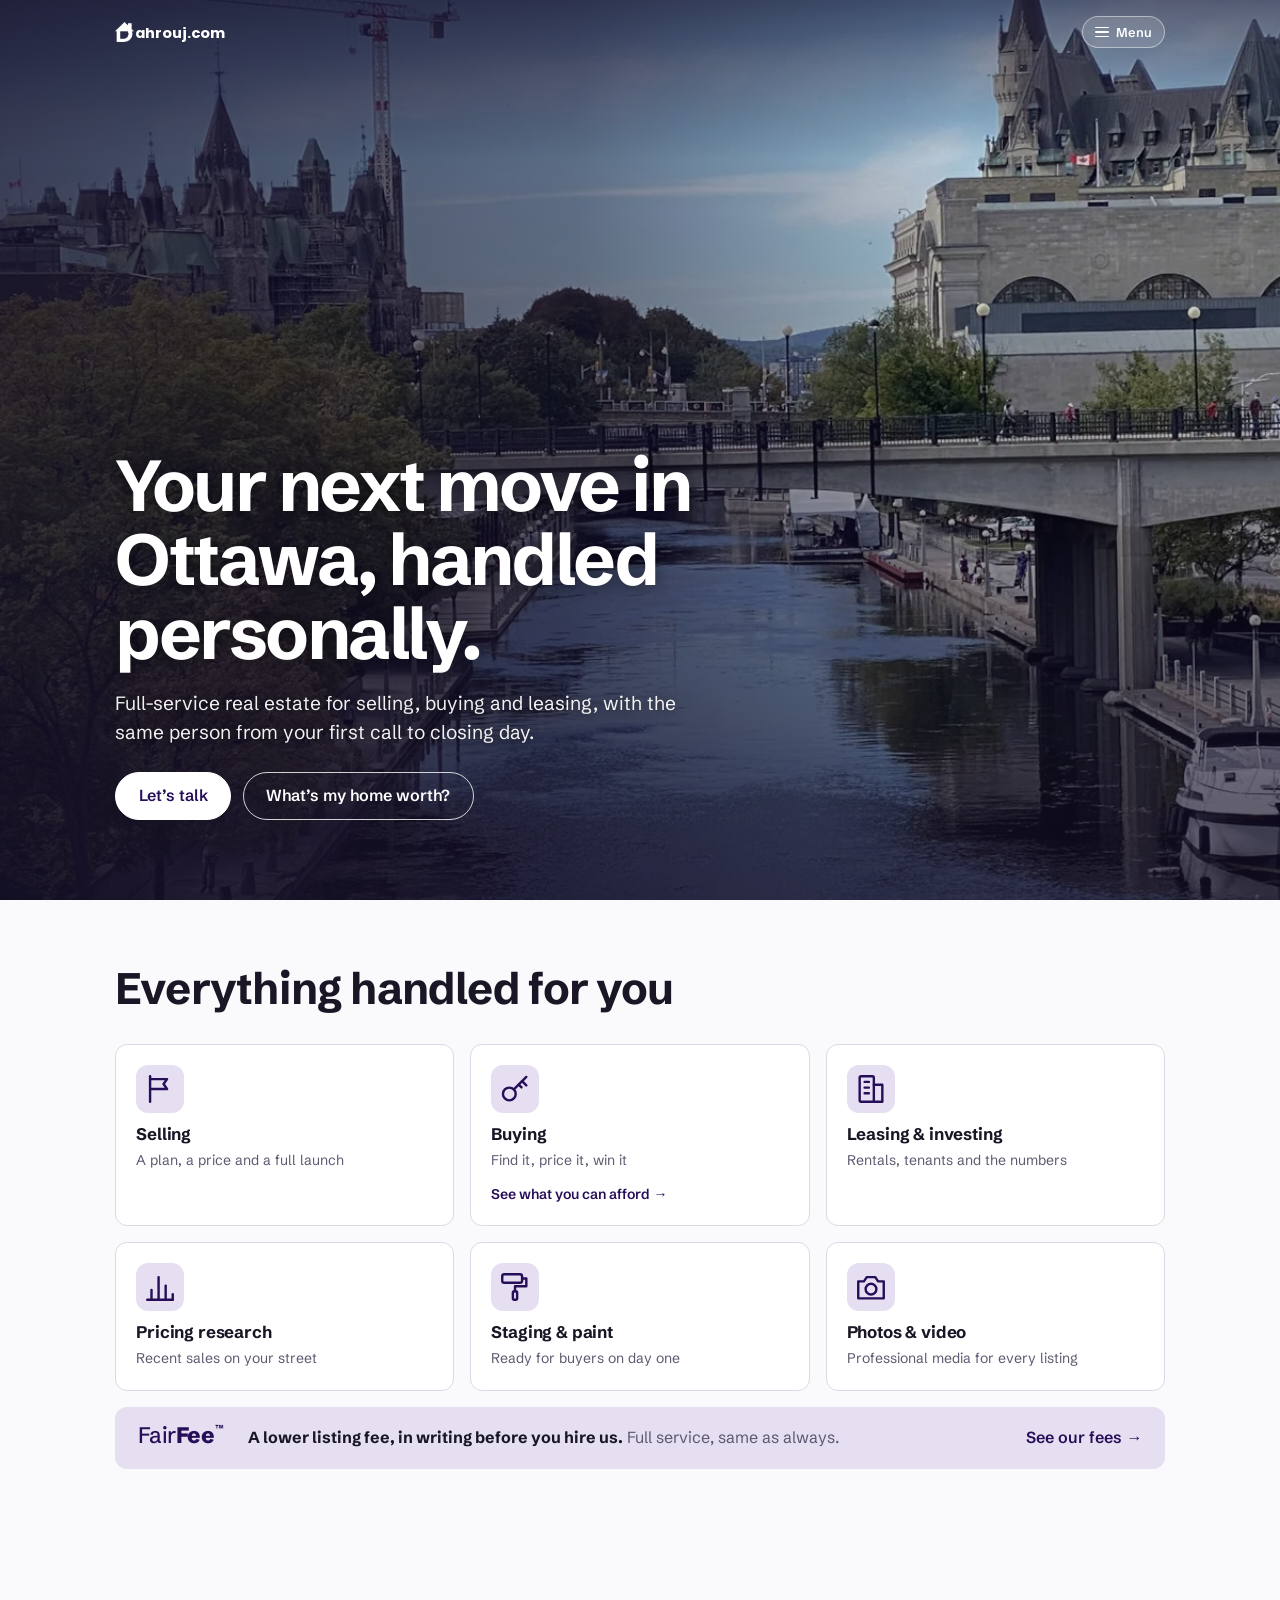
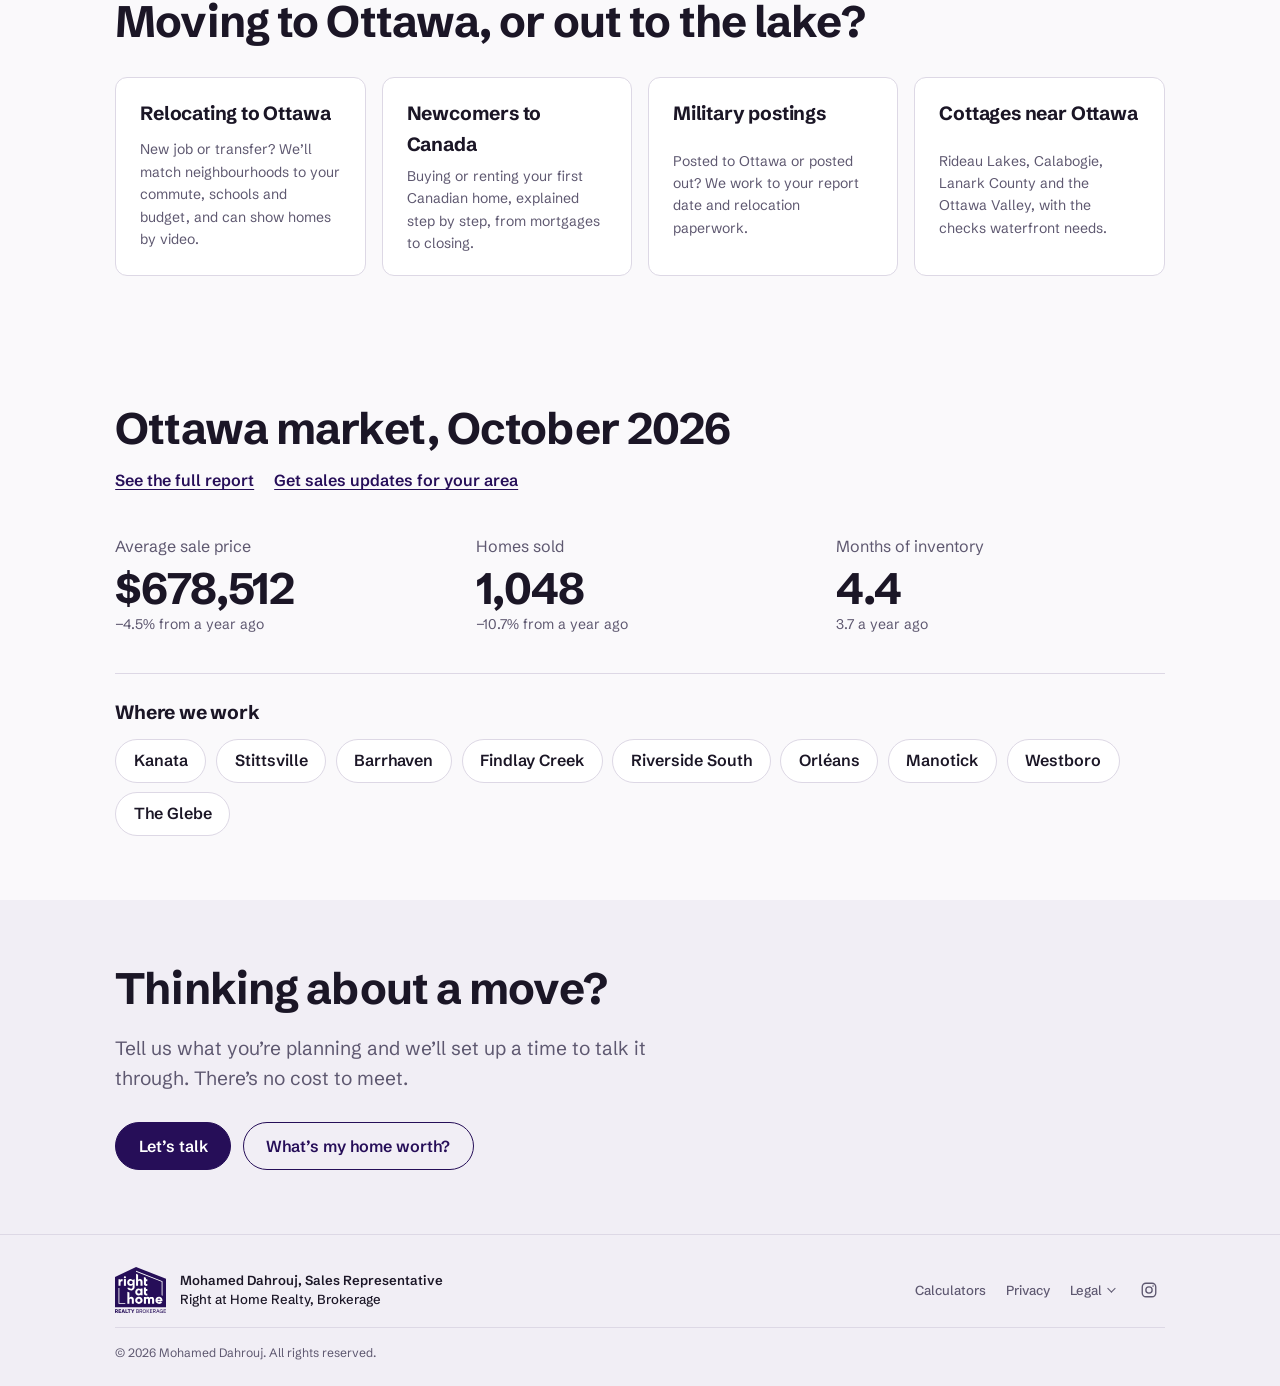
<file: index.html>
<!DOCTYPE html>
<html lang="en-CA">
<head>
  <meta charset="utf-8">
  <meta name="viewport" content="width=device-width, initial-scale=1, viewport-fit=cover">
  <title>Ottawa Real Estate, Handled Personally</title>
  <meta name="description" content="Full-service Ottawa real estate agent with Right at Home Realty, Brokerage. Personal help selling, buying and leasing, relocating to Ottawa, newcomers to Canada, military postings and cottages near Ottawa.">
  <link rel="canonical" href="https://www.dahrouj.com/">
  <meta property="og:url" content="https://www.dahrouj.com/">
  <meta property="og:type" content="website">
  <meta property="og:title" content="Ottawa Real Estate, Handled Personally">
  <meta property="og:description" content="Full-service Ottawa real estate agent with Right at Home Realty, Brokerage. Personal help selling, buying and leasing, relocating to Ottawa, newcomers to Canada, military postings and cottages near Ottawa.">
  <meta property="og:image" content="https://www.dahrouj.com/assets/img/share/home.jpg">
  <meta property="og:image:type" content="image/jpeg">
  <meta property="og:image:width" content="1200">
  <meta property="og:image:height" content="630">
  <meta property="og:image:alt" content="Rideau Canal in downtown Ottawa with the words: Your next move in Ottawa, handled personally">
  <meta property="og:site_name" content="dahrouj.com">
  <meta property="og:locale" content="en_CA">
  <meta name="twitter:card" content="summary_large_image">
  <link rel="icon" href="assets/img/favicon-192x192.png" sizes="192x192" type="image/png">
  <link rel="icon" href="assets/img/favicon-48x48.png" sizes="48x48" type="image/png">
  <link rel="icon" href="assets/img/favicon-32x32.png" sizes="32x32" type="image/png">
  <link rel="apple-touch-icon" href="assets/img/apple-touch-icon.png">
  <link rel="preload" href="assets/fonts/schibsted-grotesk-latin-400-normal.woff2" as="font" type="font/woff2" crossorigin>
  <link rel="stylesheet" href="assets/css/site.css">
  <script type="application/ld+json">
  {"@context": "https://schema.org", "@type": "RealEstateAgent", "@id": "https://www.dahrouj.com/#agent",
    "name": "Mohamed Dahrouj, Right at Home Realty, Brokerage", "url": "https://www.dahrouj.com/",
    "description": "Full-service Ottawa real estate sales representative helping people sell, buy and lease homes, relocate to Ottawa, settle as newcomers to Canada, move on Canadian Armed Forces postings, and buy cottages near Ottawa.",
    "telephone": "+1-613-869-5923", "email": "mohamed@dahrouj.com", "image": "https://www.dahrouj.com/assets/img/hero-canal-1400.webp",
    "logo": "https://www.dahrouj.com/assets/img/android-chrome-512x512.png",
    "parentOrganization": {"@type": "Organization", "name": "Right at Home Realty, Brokerage"},
    "address": {"@type": "PostalAddress", "streetAddress": "14 Chamberlain Ave, Suite 101", "addressLocality": "Ottawa", "addressRegion": "ON", "postalCode": "K1S 1V9", "addressCountry": "CA"},
    "geo": {"@type": "GeoCoordinates", "latitude": 45.40787, "longitude": -75.69195},
    "areaServed": ["Ottawa", "Kanata", "Stittsville", "Barrhaven", "Findlay Creek", "Riverside South", "Orléans", "Manotick", "Westboro", "The Glebe", "Rideau Lakes", "Lanark County", "Calabogie", "Ottawa Valley"],
    "knowsAbout": ["Selling a home in Ottawa", "Buying a home in Ottawa", "Relocating to Ottawa", "Newcomers to Canada buying a home", "Canadian Armed Forces posting and military relocation to Ottawa", "Buying a cottage near Ottawa", "First-time home buyers", "Ottawa real estate market statistics"],
    "makesOffer": [
      {"@type": "Offer", "itemOffered": {"@type": "Service", "name": "Home selling", "areaServed": "Ottawa"}},
      {"@type": "Offer", "itemOffered": {"@type": "Service", "name": "Home buying", "areaServed": "Ottawa"}},
      {"@type": "Offer", "itemOffered": {"@type": "Service", "name": "Relocation and military posting home search", "areaServed": "Ottawa"}},
      {"@type": "Offer", "itemOffered": {"@type": "Service", "name": "Cottage and waterfront purchases", "areaServed": "Eastern Ontario"}},
      {"@type": "Offer", "itemOffered": {"@type": "Service", "name": "Free home valuation", "areaServed": "Ottawa"}}
    ],
    "sameAs": ["https://www.instagram.com/dahroujrealestate"]}
  </script>
</head>
<body class="home">
<!--SITE-BODY-START-->
<a class="skip" href="#main">Skip to content</a>
<header class="top" id="top">
  <div class="wrap top-row">
    <a class="brand" href="./" aria-label="dahrouj.com, home">
      <span class="brand-mark" aria-hidden="true"></span><span class="brand-text" aria-hidden="true">ahrouj.com</span>
    </a>
    <button class="menu-btn" type="button" aria-expanded="false" aria-controls="site-nav">
      <span class="menu-icon" aria-hidden="true"></span><span class="menu-label">Menu</span>
    </button>
    <nav class="nav" id="site-nav" aria-label="Main">
        <a href="home-value.html">What’s my home worth?</a>
        <a href="market.html">Ottawa Market</a>
        <a href="moving-to-ottawa.html">Moving to Ottawa</a>
        <a href="fairfee.html"><span class="ff-word">Fair<b>Fee</b></span><sup>™</sup></a>
        <a href="contact.html">Contact</a>
    </nav>
  </div>
</header>

<main id="main">
  <section class="wrap hero-wrap">
    <div class="hero">
      <picture>
        <source media="(max-width: 700px)" srcset="assets/img/hero-canal-tall.webp">
        <img class="hero-bg" src="assets/img/hero-canal.webp" srcset="assets/img/hero-canal-1400.webp 1400w, assets/img/hero-canal.webp 2400w" sizes="100vw" width="2400" height="1350" alt="" fetchpriority="high">
      </picture>
      <div class="hero-text">
        <h1>Your next move in Ottawa, handled personally.</h1>
        <p class="lede">Full-service real estate for selling, buying and leasing, with the same person from your first call to closing day.</p>
        <div class="actions"><a class="btn btn-light" href="contact.html">Let’s talk</a><a class="btn btn-ghost-light" href="home-value.html">What’s my home worth?</a></div>
      </div>
    </div>
  </section>

  <section id="services" class="wrap section">
    <h2>Everything handled for you</h2>
    <div class="tiles">
      <div class="tile"><svg class="ico" viewBox="0 0 24 24" aria-hidden="true"><path d="M5 21V3"/><path d="M5 5h12l-2.5 3.5L17 12H5"/></svg><h3>Selling</h3><p>A plan, a price and a full launch</p></div>
      <a class="tile tile-link" href="calculators.html#afford"><svg class="ico" viewBox="0 0 24 24" aria-hidden="true"><circle cx="8" cy="15.5" r="4.5"/><path d="M11.2 12.3 20 3.5"/><path d="M17 6.5l3 3"/><path d="M14.6 8.9l2 2"/></svg><h3>Buying</h3><p>Find it, price it, win it</p><span class="tile-more">See what you can afford →</span></a>
      <div class="tile"><svg class="ico" viewBox="0 0 24 24" aria-hidden="true"><rect x="4" y="3" width="10" height="18" rx="1"/><path d="M14 9h6v12h-6"/><path d="M7.5 7h3M7.5 11h3M7.5 15h3"/></svg><h3>Leasing &amp; investing</h3><p>Rentals, tenants and the numbers</p></div>
      <div class="tile"><svg class="ico" viewBox="0 0 24 24" aria-hidden="true"><path d="M3 21h18"/><path d="M6 21v-7"/><path d="M11 21V5"/><path d="M16 21v-10"/><path d="M21 21v-4"/></svg><h3>Pricing research</h3><p>Recent sales on your street</p></div>
      <div class="tile"><svg class="ico" viewBox="0 0 24 24" aria-hidden="true"><rect x="3" y="3" width="14" height="6" rx="1.5"/><path d="M17 6h3v5.5h-8V15"/><rect x="10.5" y="15" width="3" height="6" rx="1"/></svg><h3>Staging &amp; paint</h3><p>Ready for buyers on day one</p></div>
      <div class="tile"><svg class="ico" viewBox="0 0 24 24" aria-hidden="true"><path d="M3 8h4l2-3h6l2 3h4v12H3z"/><circle cx="12" cy="13.5" r="3.8"/></svg><h3>Photos &amp; video</h3><p>Professional media for every listing</p></div>
    </div>
    <a class="fee-strip" href="fairfee.html">
      <span class="fee-strip-mark"><span class="ff-logo" aria-label="FairFee trademark"><span class="ff-word">Fair<b>Fee</b></span><sup>™</sup></span></span>
      <span class="fee-strip-text"><strong>A lower listing fee, in writing before you hire us.</strong> <span>Full service, same as always.</span></span>
      <span class="link fee-strip-go">See our fees <span aria-hidden="true">→</span></span>
    </a>
  </section>

  <section class="wrap section help-more">
    <h2>Moving to Ottawa, or out to the lake?</h2>
    <div class="next-links">
      <a class="next" href="moving-to-ottawa.html#relocating"><span class="h3">Relocating to Ottawa</span><span>New job or transfer? We’ll match neighbourhoods to your commute, schools and budget, and can show homes by video.</span></a>
      <a class="next" href="moving-to-ottawa.html#newcomers"><span class="h3">Newcomers to Canada</span><span>Buying or renting your first Canadian home, explained step by step, from mortgages to closing.</span></a>
      <a class="next" href="moving-to-ottawa.html#military"><span class="h3">Military postings</span><span>Posted to Ottawa or posted out? We work to your report date and relocation paperwork.</span></a>
      <a class="next" href="cottages.html"><span class="h3">Cottages near Ottawa</span><span>Rideau Lakes, Calabogie, Lanark County and the Ottawa Valley, with the checks waterfront needs.</span></a>
    </div>
  </section>

  <section class="wrap section snapshot">
    <div class="split-head">
      <h2>Ottawa market, <span data-stat="label">October 2026</span></h2>
      <span class="snap-links"><a class="link" href="market.html">See the full report</a><a class="link" href="market.html#alerts">Get sales updates for your area</a></span>
    </div>
    <dl class="figures">
      <div><dt>Average sale price</dt><dd data-stat="averagePrice">$678,512</dd><dd class="sub" data-stat="averagePriceChange">−4.5% from a year ago</dd></div>
      <div><dt>Homes sold</dt><dd data-stat="sales">1,048</dd><dd class="sub" data-stat="salesChange">−10.7% from a year ago</dd></div>
      <div><dt>Months of inventory</dt><dd data-stat="moi">4.4</dd><dd class="sub" data-stat="moiChange">3.7 a year ago</dd></div>
    </dl>
    <div class="areas-teaser">
      <h3>Where we work</h3>
      <ul class="chips">
        <li><a href="market.html#kanata">Kanata</a></li>
        <li><a href="market.html#stittsville">Stittsville</a></li>
        <li><a href="market.html#barrhaven">Barrhaven</a></li>
        <li><a href="market.html#findlay-creek">Findlay Creek</a></li>
        <li><a href="market.html#riverside-south">Riverside South</a></li>
        <li><a href="market.html#orleans">Orléans</a></li>
        <li><a href="market.html#manotick">Manotick</a></li>
        <li><a href="market.html#westboro">Westboro</a></li>
        <li><a href="market.html#glebe">The Glebe</a></li>
      </ul>
    </div>
  </section>

  <section class="band">
    <div class="wrap section closing">
      <h2>Thinking about a move?</h2>
      <p>Tell us what you’re planning and we’ll set up a time to talk it through. There’s no cost to meet.</p>
      <div class="actions"><a class="btn" href="contact.html">Let’s talk</a><a class="btn btn-quiet" href="home-value.html">What’s my home worth?</a></div>
    </div>
  </section>
</main>

<footer class="foot">
  <div class="wrap foot-row">
    <div class="brokerage">
      <picture>
        <source srcset="assets/img/rahr-logo-white.svg" media="(prefers-color-scheme: dark)">
        <img class="rahr-logo" src="assets/img/rahr-logo.svg" alt="Right at Home Realty, Brokerage" width="85" height="77">
      </picture>
      <span class="brokerage-name"><span class="agent-name">Mohamed Dahrouj, Sales Representative</span><span>Right at Home Realty, Brokerage</span></span>
    </div>
    <nav class="foot-meta" aria-label="Footer">
      <a class="foot-link" href="calculators.html">Calculators</a>
      <a class="foot-link" href="privacy.html">Privacy</a>
      <button class="foot-link legal-btn" type="button" aria-expanded="false" aria-controls="legal-text">Legal</button>
      <a class="social" href="https://www.instagram.com/dahroujrealestate" target="_blank" rel="noopener" aria-label="Instagram"><svg viewBox="0 0 24 24" aria-hidden="true"><rect x="3" y="3" width="18" height="18" rx="5"/><circle cx="12" cy="12" r="4.2"/><circle cx="17.4" cy="6.6" r="1.1" class="dot"/></svg></a>
    </nav>
    <div class="legal-text" id="legal-text">
      <p>Right at Home Realty, Brokerage, independently owned and operated, 14 Chamberlain Ave, Suite 101, Ottawa, ON K1S 1V9. Office 613-369-5199. Not intended to solicit buyers or sellers currently under contract with a brokerage.</p>
      <p>MLS®, Multiple Listing Service® and REALTOR® are trademarks controlled by the Canadian Real Estate Association. FairFee™ is a trademark of its owner.</p>
    </div>
    <p class="foot-copy">© <span class="year">2026</span> Mohamed Dahrouj. All rights reserved.</p>
  </div>
</footer>
<nav class="callbar" aria-label="Call or text">
  <a href="tel:+16138695923"><svg viewBox="0 0 24 24" aria-hidden="true"><path d="M5 3h3.5l1.5 5-2 1.5a12 12 0 0 0 6.5 6.5L16 14l5 1.5V19a2 2 0 0 1-2 2A17 17 0 0 1 3 5a2 2 0 0 1 2-2z"/></svg>Call</a>
  <a href="sms:+16138695923"><svg viewBox="0 0 24 24" aria-hidden="true"><path d="M4 5h16v11H9l-5 4z"/></svg>Text</a>
</nav>
<!--SITE-BODY-END-->
<script src="assets/js/site.js" defer></script>
</body>
</html>
</file>
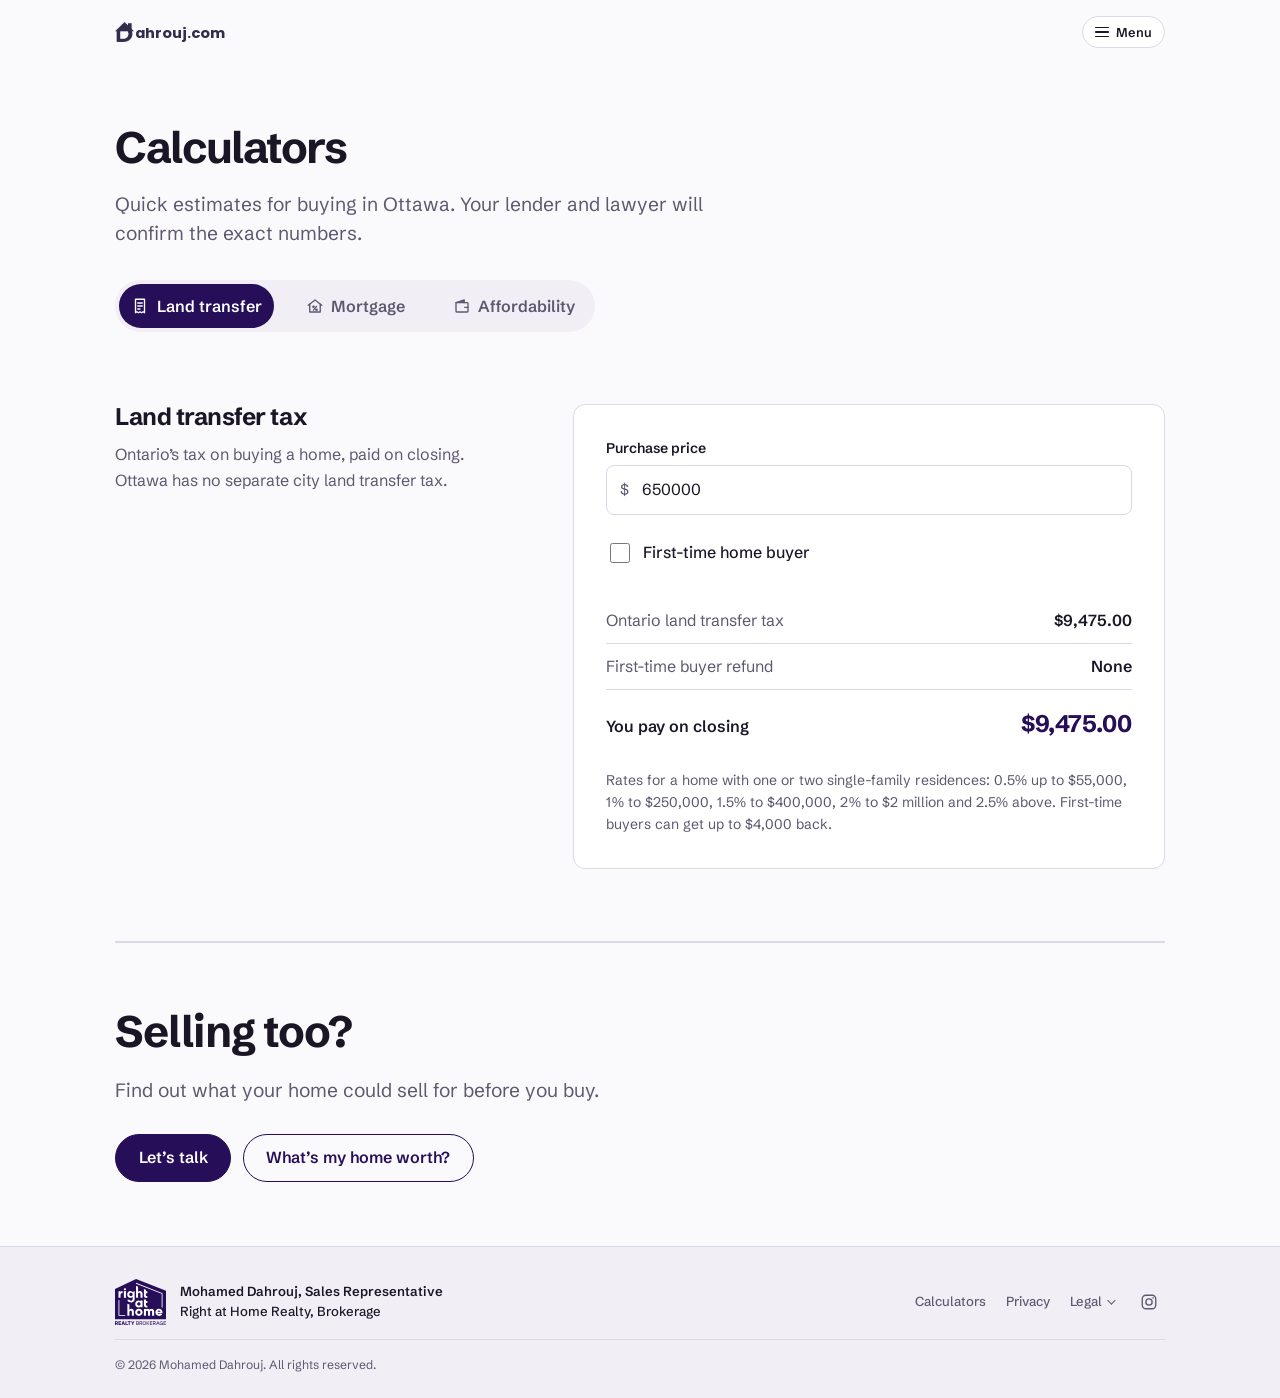
<file: calculators.html>
<!DOCTYPE html>
<html lang="en-CA">
<head>
  <meta charset="utf-8">
  <meta name="viewport" content="width=device-width, initial-scale=1, viewport-fit=cover">
  <title>Home Buying Calculators | Ottawa Real Estate</title>
  <meta name="description" content="Ontario land transfer tax, mortgage payment (with CMHC insurance) and affordability calculators for Ottawa home buyers.">
  <link rel="canonical" href="https://www.dahrouj.com/calculators.html">
  <meta property="og:url" content="https://www.dahrouj.com/calculators.html">
  <meta property="og:type" content="website">
  <meta property="og:title" content="Home Buying Calculators | Ottawa Real Estate">
  <meta property="og:description" content="Ontario land transfer tax, mortgage payment (with CMHC insurance) and affordability calculators for Ottawa home buyers.">
  <meta property="og:image" content="https://www.dahrouj.com/assets/img/share/calculators.jpg">
  <meta property="og:image:type" content="image/jpeg">
  <meta property="og:image:width" content="1200">
  <meta property="og:image:height" content="630">
  <meta property="og:image:alt" content="Calculator icons with the words: Home buying calculators">
  <meta property="og:site_name" content="dahrouj.com">
  <meta property="og:locale" content="en_CA">
  <meta name="twitter:card" content="summary_large_image">
  <link rel="icon" href="assets/img/favicon-192x192.png" sizes="192x192" type="image/png">
  <link rel="icon" href="assets/img/favicon-48x48.png" sizes="48x48" type="image/png">
  <link rel="icon" href="assets/img/favicon-32x32.png" sizes="32x32" type="image/png">
  <link rel="apple-touch-icon" href="assets/img/apple-touch-icon.png">
  <link rel="preload" href="assets/fonts/schibsted-grotesk-latin-400-normal.woff2" as="font" type="font/woff2" crossorigin>
  <link rel="stylesheet" href="assets/css/site.css">
</head>
<body>
<!--SITE-BODY-START-->
<a class="skip" href="#main">Skip to content</a>
<header class="top" id="top">
  <div class="wrap top-row">
    <a class="brand" href="./" aria-label="dahrouj.com, home">
      <span class="brand-mark" aria-hidden="true"></span><span class="brand-text" aria-hidden="true">ahrouj.com</span>
    </a>
    <button class="menu-btn" type="button" aria-expanded="false" aria-controls="site-nav">
      <span class="menu-icon" aria-hidden="true"></span><span class="menu-label">Menu</span>
    </button>
    <nav class="nav" id="site-nav" aria-label="Main">
        <a href="home-value.html">What’s my home worth?</a>
        <a href="market.html">Ottawa Market</a>
        <a href="moving-to-ottawa.html">Moving to Ottawa</a>
        <a href="fairfee.html"><span class="ff-word">Fair<b>Fee</b></span><sup>™</sup></a>
        <a href="contact.html">Contact</a>
    </nav>
  </div>
</header>

<main id="main" class="wrap">
  <section class="page-head">
    <h1>Calculators</h1>
    <p class="lede">Quick estimates for buying in Ottawa. Your lender and lawyer will confirm the exact numbers.</p>
    <div class="tabs calc-tabs" role="tablist" aria-label="Choose a calculator" data-tabs>
      <button role="tab" id="t-ltt" aria-controls="ltt" aria-selected="true"><svg class="tab-ico" viewBox="0 0 24 24" aria-hidden="true"><path d="M6 3h12v18l-2-1.3-2 1.3-2-1.3-2 1.3-2-1.3L6 21z"/><path d="M9 8h6M9 12h6M9 16h3"/></svg><span>Land transfer</span></button>
      <button role="tab" id="t-payment" aria-controls="payment" aria-selected="false" tabindex="-1"><svg class="tab-ico" viewBox="0 0 24 24" aria-hidden="true"><path d="M3 11 12 4l9 7"/><path d="M5 9.5V20h14V9.5"/><path d="M10 17.5l4-5"/><circle cx="10" cy="13" r="0.9"/><circle cx="14" cy="17" r="0.9"/></svg><span>Mortgage</span></button>
      <button role="tab" id="t-afford" aria-controls="afford" aria-selected="false" tabindex="-1"><svg class="tab-ico" viewBox="0 0 24 24" aria-hidden="true"><path d="M4 7.5h15a1 1 0 0 1 1 1V19a1 1 0 0 1-1 1H5a1 1 0 0 1-1-1z"/><path d="M4 7.5 15 4v3.5"/><path d="M15.5 13.75h4.5"/></svg><span>Affordability</span></button>
    </div>
  </section>

  <section class="calc-block" id="ltt" role="tabpanel" aria-labelledby="t-ltt">
    <div class="calc-intro">
      <h2 id="ltt-h">Land transfer tax</h2>
      <p>Ontario’s tax on buying a home, paid on closing. Ottawa has no separate city land transfer tax.</p>
    </div>
    <form class="calc-form" data-calc="ltt" novalidate>
      <div class="field"><label for="ltt-price">Purchase price</label><div class="affixed"><span class="affix">$</span><input id="ltt-price" type="number" inputmode="decimal" min="0" step="1000" value="650000"></div></div>
      <label class="check"><input id="ltt-ftb" type="checkbox"> First-time home buyer</label>
      <dl class="results">
        <div><dt>Ontario land transfer tax</dt><dd id="ltt-tax"></dd></div>
        <div><dt>First-time buyer refund</dt><dd id="ltt-refund"></dd></div>
        <div class="total"><dt>You pay on closing</dt><dd id="ltt-total"></dd></div>
      </dl>
      <p class="fine">Rates for a home with one or two single-family residences: 0.5% up to $55,000, 1% to $250,000, 1.5% to $400,000, 2% to $2 million and 2.5% above. First-time buyers can get up to $4,000 back.</p>
    </form>
  </section>

  <section class="calc-block" id="payment" role="tabpanel" aria-labelledby="t-payment" hidden>
    <div class="calc-intro">
      <h2 id="pay-h">Mortgage payment</h2>
      <p>Your regular payment, including CMHC insurance when you put down less than 20%.</p>
    </div>
    <form class="calc-form" data-calc="payment" novalidate>
      <div class="field-row">
        <div class="field"><label for="pay-price">Purchase price</label><div class="affixed"><span class="affix">$</span><input id="pay-price" type="number" inputmode="decimal" min="0" step="1000" value="650000"></div></div>
        <div class="field"><label for="pay-down">Down payment</label><div class="affixed"><span class="affix">$</span><input id="pay-down" type="number" inputmode="decimal" min="0" step="1000" value="65000"></div></div>
      </div>
      <div class="field-row">
        <div class="field"><label for="pay-rate">Interest rate</label><div class="affixed"><input id="pay-rate" type="number" inputmode="decimal" min="0" step="0.01" value="4.29"><span class="affix">%</span></div></div>
        <div class="field"><label for="pay-amort">Amortization</label><select id="pay-amort"><option value="25" selected>25 years</option><option value="30">30 years</option><option value="20">20 years</option><option value="15">15 years</option></select></div>
        <div class="field"><label for="pay-freq">Payments</label><select id="pay-freq"><option value="monthly" selected>Monthly</option><option value="biweekly">Every two weeks</option><option value="accel">Accelerated every two weeks</option><option value="weekly">Weekly</option></select></div>
      </div>
      <dl class="results">
        <div><dt>Mortgage amount</dt><dd id="pay-loan"></dd></div>
        <div><dt>CMHC insurance added</dt><dd id="pay-prem"></dd></div>
        <div class="total"><dt id="pay-label">Monthly payment</dt><dd id="pay-amount"></dd></div>
      </dl>
      <p class="fine" id="pay-msg">Uses semi-annual compounding, as Canadian fixed-rate mortgages do.</p>
      <p class="fine">With less than 20% down, CMHC insurance (2.80% to 4.00% of the mortgage) is added for you.</p>
    </form>
  </section>

  <section class="calc-block" id="afford" role="tabpanel" aria-labelledby="t-afford" hidden>
    <div class="calc-intro">
      <h2 id="aff-h">Affordability</h2>
      <p>The highest price you’re likely to qualify for, using the federal stress test and standard debt limits.</p>
    </div>
    <form class="calc-form" data-calc="afford" novalidate>
      <div class="field-row">
        <div class="field"><label for="aff-income">Household income (yearly, before tax)</label><div class="affixed"><span class="affix">$</span><input id="aff-income" type="number" inputmode="decimal" min="0" step="1000" value="140000"></div></div>
        <div class="field"><label for="aff-down">Down payment saved</label><div class="affixed"><span class="affix">$</span><input id="aff-down" type="number" inputmode="decimal" min="0" step="1000" value="80000"></div></div>
      </div>
      <div class="field-row">
        <div class="field"><label for="aff-debts">Other debt payments (monthly)</label><div class="affixed"><span class="affix">$</span><input id="aff-debts" type="number" inputmode="decimal" min="0" step="50" value="400"></div></div>
        <div class="field"><label for="aff-rate">Interest rate</label><div class="affixed"><input id="aff-rate" type="number" inputmode="decimal" min="0" step="0.01" value="4.29"><span class="affix">%</span></div></div>
      </div>
      <details class="more-opts">
        <summary>More options <span class="opt">(property tax, heating, condo fees)</span></summary>
        <div class="field-row">
          <div class="field"><label for="aff-tax">Property tax (monthly)</label><div class="affixed"><span class="affix">$</span><input id="aff-tax" type="number" inputmode="decimal" min="0" step="25" value="450"></div></div>
          <div class="field"><label for="aff-heat">Heating (monthly)</label><div class="affixed"><span class="affix">$</span><input id="aff-heat" type="number" inputmode="decimal" min="0" step="10" value="150"></div></div>
          <div class="field"><label for="aff-condo">Condo fees (monthly)</label><div class="affixed"><span class="affix">$</span><input id="aff-condo" type="number" inputmode="decimal" min="0" step="25" value="0"></div></div>
        </div>
      </details>
      <dl class="results">
        <div><dt>Qualifying rate</dt><dd id="aff-qrate"></dd></div>
        <div><dt>Largest mortgage</dt><dd id="aff-loan"></dd></div>
        <div class="total"><dt>Price you could afford</dt><dd id="aff-price"></dd></div>
      </dl>
      <p class="fine" id="aff-msg">Lenders qualify you at the higher of your rate plus 2% or 5.25%, with housing costs under 39% of income and all debts under 44%. Assumes a 25-year amortization, $450 a month in property tax and $150 in heating unless you change them. Lenders count heating only, so budget extra for hydro and water.</p>
    </form>
  </section>

  <section class="section closing calc-close">
    <h2>Selling too?</h2>
    <p>Find out what your home could sell for before you buy.</p>
    <div class="actions"><a class="btn" href="contact.html">Let’s talk</a><a class="btn btn-quiet" href="home-value.html">What’s my home worth?</a></div>
  </section>
</main>

<footer class="foot">
  <div class="wrap foot-row">
    <div class="brokerage">
      <picture>
        <source srcset="assets/img/rahr-logo-white.svg" media="(prefers-color-scheme: dark)">
        <img class="rahr-logo" src="assets/img/rahr-logo.svg" alt="Right at Home Realty, Brokerage" width="85" height="77">
      </picture>
      <span class="brokerage-name"><span class="agent-name">Mohamed Dahrouj, Sales Representative</span><span>Right at Home Realty, Brokerage</span></span>
    </div>
    <nav class="foot-meta" aria-label="Footer">
      <a class="foot-link" href="calculators.html">Calculators</a>
      <a class="foot-link" href="privacy.html">Privacy</a>
      <button class="foot-link legal-btn" type="button" aria-expanded="false" aria-controls="legal-text">Legal</button>
      <a class="social" href="https://www.instagram.com/dahroujrealestate" target="_blank" rel="noopener" aria-label="Instagram"><svg viewBox="0 0 24 24" aria-hidden="true"><rect x="3" y="3" width="18" height="18" rx="5"/><circle cx="12" cy="12" r="4.2"/><circle cx="17.4" cy="6.6" r="1.1" class="dot"/></svg></a>
    </nav>
    <div class="legal-text" id="legal-text">
      <p>Right at Home Realty, Brokerage, independently owned and operated, 14 Chamberlain Ave, Suite 101, Ottawa, ON K1S 1V9. Office 613-369-5199. Not intended to solicit buyers or sellers currently under contract with a brokerage.</p>
      <p>MLS®, Multiple Listing Service® and REALTOR® are trademarks controlled by the Canadian Real Estate Association. FairFee™ is a trademark of its owner.</p>
    </div>
    <p class="foot-copy">© <span class="year">2026</span> Mohamed Dahrouj. All rights reserved.</p>
  </div>
</footer>
<nav class="callbar" aria-label="Call or text">
  <a href="tel:+16138695923"><svg viewBox="0 0 24 24" aria-hidden="true"><path d="M5 3h3.5l1.5 5-2 1.5a12 12 0 0 0 6.5 6.5L16 14l5 1.5V19a2 2 0 0 1-2 2A17 17 0 0 1 3 5a2 2 0 0 1 2-2z"/></svg>Call</a>
  <a href="sms:+16138695923"><svg viewBox="0 0 24 24" aria-hidden="true"><path d="M4 5h16v11H9l-5 4z"/></svg>Text</a>
</nav>
<!--SITE-BODY-END-->
<script src="assets/js/site.js" defer></script>
</body>
</html>
</file>
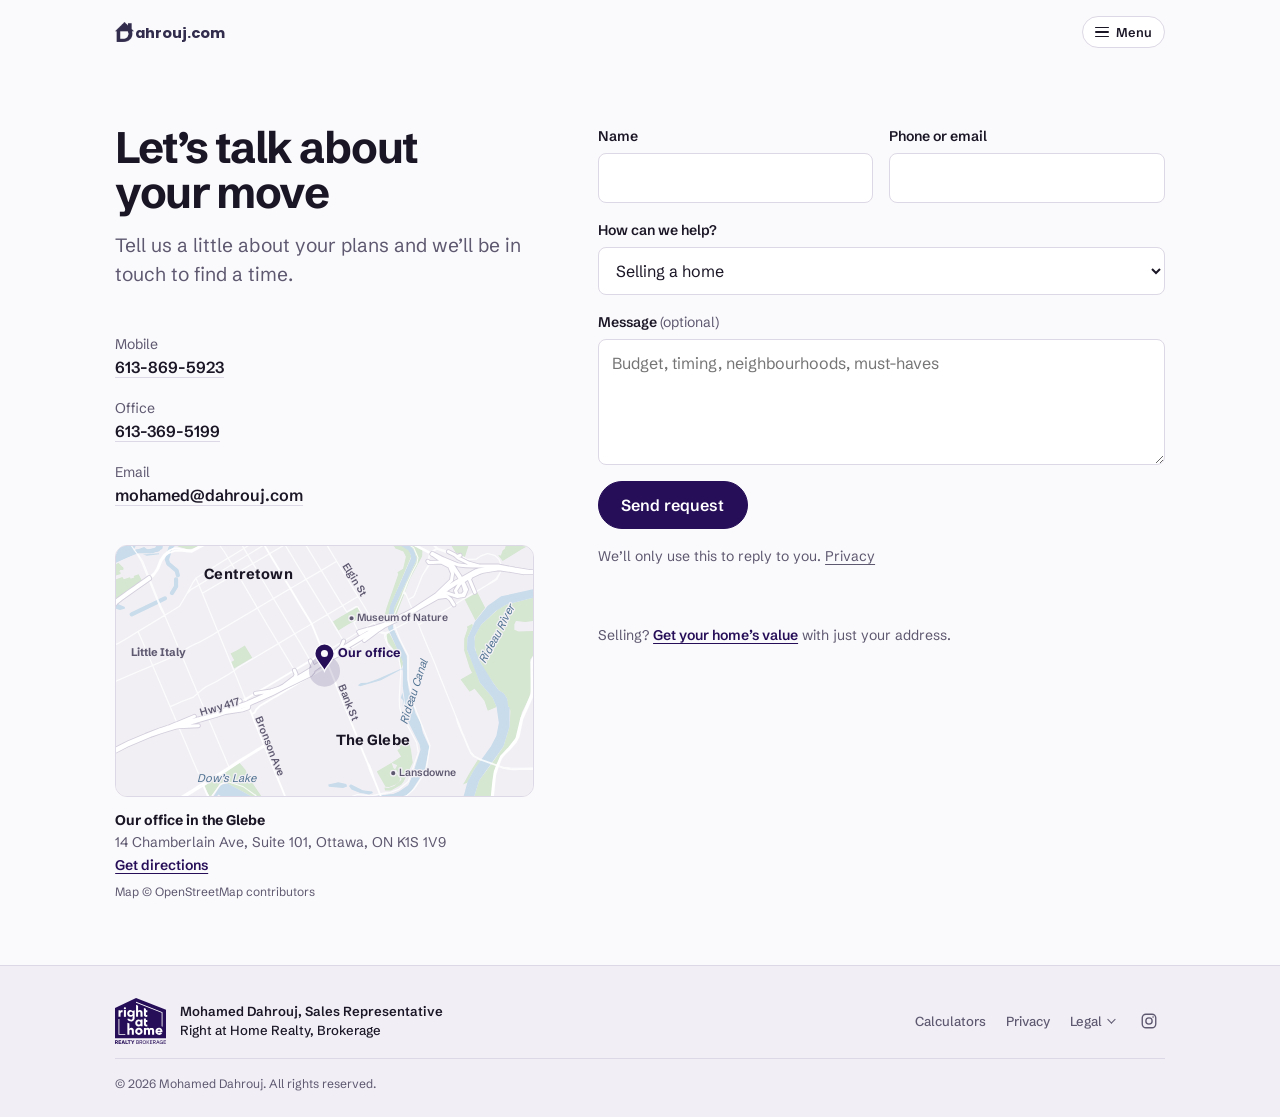
<file: contact.html>
<!DOCTYPE html>
<html lang="en-CA">
<head>
  <meta charset="utf-8">
  <meta name="viewport" content="width=device-width, initial-scale=1, viewport-fit=cover">
  <title>Contact | Ottawa Real Estate</title>
  <meta name="description" content="Talk to us about selling, buying or leasing a home in Ottawa. Our office is in the Glebe.">
  <link rel="canonical" href="https://www.dahrouj.com/contact.html">
  <meta property="og:url" content="https://www.dahrouj.com/contact.html">
  <meta property="og:type" content="website">
  <meta property="og:title" content="Contact | Ottawa Real Estate">
  <meta property="og:description" content="Talk to us about selling, buying or leasing a home in Ottawa. Our office is in the Glebe.">
  <meta property="og:image" content="https://www.dahrouj.com/assets/img/share/contact.jpg">
  <meta property="og:image:type" content="image/jpeg">
  <meta property="og:image:width" content="1200">
  <meta property="og:image:height" content="630">
  <meta property="og:image:alt" content="Rideau Canal with the words: Let’s talk about your move">
  <meta property="og:site_name" content="dahrouj.com">
  <meta property="og:locale" content="en_CA">
  <meta name="twitter:card" content="summary_large_image">
  <link rel="icon" href="assets/img/favicon-192x192.png" sizes="192x192" type="image/png">
  <link rel="icon" href="assets/img/favicon-48x48.png" sizes="48x48" type="image/png">
  <link rel="icon" href="assets/img/favicon-32x32.png" sizes="32x32" type="image/png">
  <link rel="apple-touch-icon" href="assets/img/apple-touch-icon.png">
  <link rel="preload" href="assets/fonts/schibsted-grotesk-latin-400-normal.woff2" as="font" type="font/woff2" crossorigin>
  <link rel="stylesheet" href="assets/css/site.css">
</head>
<body>
<!--SITE-BODY-START-->
<a class="skip" href="#main">Skip to content</a>
<header class="top" id="top">
  <div class="wrap top-row">
    <a class="brand" href="./" aria-label="dahrouj.com, home">
      <span class="brand-mark" aria-hidden="true"></span><span class="brand-text" aria-hidden="true">ahrouj.com</span>
    </a>
    <button class="menu-btn" type="button" aria-expanded="false" aria-controls="site-nav">
      <span class="menu-icon" aria-hidden="true"></span><span class="menu-label">Menu</span>
    </button>
    <nav class="nav" id="site-nav" aria-label="Main">
        <a href="home-value.html">What’s my home worth?</a>
        <a href="market.html">Ottawa Market</a>
        <a href="moving-to-ottawa.html">Moving to Ottawa</a>
        <a href="fairfee.html"><span class="ff-word">Fair<b>Fee</b></span><sup>™</sup></a>
        <a href="contact.html" aria-current="page">Contact</a>
    </nav>
  </div>
</header>

<main id="main" class="wrap contact">
  <section class="contact-head">
    <h1 id="c-title">Let’s talk about your move</h1>
    <p class="lede" id="c-lede">Tell us a little about your plans and we’ll be in touch to find a time.</p>
  </section>
  <form class="contact-form" id="contact-form" data-form="contact" novalidate>
    <div class="field-row">
      <div class="field">
        <label for="c-name">Name</label>
        <input id="c-name" name="name" autocomplete="name" required>
      </div>
      <div class="field">
        <label for="c-contact">Phone or email</label>
        <input id="c-contact" name="contact" autocomplete="email" inputmode="email" required>
      </div>
    </div>
    <div class="field">
      <label for="c-topic">How can we help?</label>
      <select id="c-topic" name="topic">
        <option>Selling a home</option>
        <option>Buying a home</option>
        <option>Starting a custom home search</option>
        <option>Buying and selling</option>
        <option>Renting or leasing</option>
        <option>Relocating to Ottawa</option>
        <option>A military posting</option>
        <option>Buying a cottage</option>
        <option>Something else</option>
      </select>
    </div>
    <div class="field">
      <label for="c-message">Message <span class="opt">(optional)</span></label>
      <textarea id="c-message" name="message" rows="4" placeholder="Budget, timing, neighbourhoods, must-haves"></textarea>
    </div>
    <input type="checkbox" name="botcheck" class="hp" tabindex="-1" autocomplete="off" aria-hidden="true">
    <button class="btn" type="submit">Send request</button>
    <p class="form-privacy">We’ll only use this to reply to you. <a href="privacy.html">Privacy</a></p>
    <p class="form-status" role="status" aria-live="polite"></p>
    <p class="fine">Selling? <a class="link" href="home-value.html">Get your home’s value</a> with just your address.</p>
  </form>
  <section class="contact-info">
    <dl class="reach">
      <div><dt>Mobile</dt><dd><a href="tel:+16138695923">613-869-5923</a></dd></div>
      <div><dt>Office</dt><dd><a href="tel:+16133695199">613-369-5199</a></dd></div>
      <div><dt>Email</dt><dd><a href="mailto:mohamed@dahrouj.com">mohamed@dahrouj.com</a></dd></div>
    </dl>
    <figure class="office-map">
      <a href="https://www.openstreetmap.org/?mlat=45.40787&amp;mlon=-75.69195#map=17/45.40787/-75.69195" target="_blank" rel="noopener">
        <svg class="office-map-svg" viewBox="0 0 600 360" role="img" aria-labelledby="map-title">
  <title id="map-title">Map of our office at Bank Street and Chamberlain Avenue in the Glebe, Ottawa</title>
  <rect class="m-land" width="600" height="360"/>
  <path class="m-park" d="M199.5,482.7 L196.4,461.8 L192.7,453.3 L195.5,437.4 L185.1,424.3 L166.4,411.6 L168.7,400.0 L183.3,403.9 L175.4,395.8 L164.4,390.2 L154.2,381.2 L148.9,386.6 L141.3,402.3 L147.4,408.1 L146.4,409.3 L123.7,385.6 L118.0,395.0 L118.7,423.0 L129.1,452.3 L133.8,457.4 L132.5,462.7 L138.1,479.8 L137.6,520.1 L199.5,482.7Z M548.3,313.7 L553.0,303.2 L573.1,281.1 L577.4,271.2 L584.2,239.6 L595.3,217.5 L597.6,207.3 L596.4,163.5 L608.1,146.8 L607.3,122.2 L579.4,122.9 L573.4,120.7 L573.4,112.5 L575.7,108.0 L589.1,109.4 L637.5,103.4 L644.2,97.0 L652.4,68.2 L659.6,62.2 L673.8,60.1 L686.5,59.0 L686.9,56.7 L674.1,49.8 L664.4,39.7 L652.9,36.2 L634.3,37.9 L633.2,49.9 L627.7,57.4 L608.0,72.6 L561.9,84.3 L550.8,90.2 L525.5,113.2 L517.5,127.0 L515.3,139.3 L519.1,156.8 L532.7,182.8 L550.5,207.3 L558.3,212.2 L563.0,219.9 L563.2,227.9 L567.7,237.0 L566.4,259.7 L557.6,288.5 L541.9,311.6 L548.3,313.7Z M76.8,-14.7 L100.3,-34.1 L98.7,-25.1 L86.8,-11.1 L88.3,-9.0 L96.6,-13.0 L101.2,-23.5 L112.6,-38.9 L131.6,-43.9 L137.3,-54.8 L151.3,-61.7 L160.2,-63.4 L180.4,-74.4 L185.0,-88.0 L186.3,-100.6 L192.6,-108.0 L204.5,-115.7 L223.7,-117.7 L257.0,-92.4 L255.5,-89.6 L260.0,-86.3 L112.2,3.7 L102.5,4.6 L89.1,0.7 L76.8,-14.7Z M481.3,407.3 L493.2,386.8 L498.6,371.6 L473.1,387.9 L471.4,384.9 L471.8,388.6 L451.3,401.0 L451.5,403.1 L444.9,404.4 L445.0,410.0 L458.9,407.1 L461.0,410.8 L463.3,409.4 L461.7,412.0 L464.1,416.3 L476.1,410.4 L479.3,406.4 L481.3,407.3Z M495.9,192.1 L508.9,209.8 L516.1,205.3 L530.2,222.7 L533.7,233.2 L535.1,237.0 L547.8,231.9 L541.9,217.9 L523.6,196.5 L517.7,179.4 L495.9,192.1Z M238.8,400.3 L243.2,400.8 L243.5,398.4 L236.9,390.5 L232.8,380.2 L215.2,363.4 L209.8,360.9 L191.7,333.9 L186.3,321.9 L177.7,312.1 L127.6,345.1 L133.8,359.6 L137.0,359.8 L150.1,341.9 L154.0,339.8 L160.6,341.9 L196.4,361.1 L218.6,387.7 L230.4,397.0 L238.8,400.3Z M494.6,-151.4 L533.8,-86.1 L544.6,-91.3 L549.4,-82.4 L554.8,-51.7 L558.1,-53.8 L556.5,-74.2 L550.3,-87.6 L534.4,-109.2 L525.9,-126.2 L516.8,-167.3 L494.6,-151.4Z M410.5,176.3 L413.4,169.3 L410.8,158.9 L393.2,125.1 L390.5,126.6 L388.7,130.0 L389.7,136.2 L407.3,159.0 L410.5,176.3Z M337.8,-54.8 L349.1,-59.6 L421.1,-4.7 L441.1,6.5 L440.6,14.8 L423.5,46.6 L403.2,99.6 L402.1,102.5 L397.7,104.6 L400.3,88.8 L431.7,22.0 L432.4,17.6 L429.2,7.1 L426.0,3.0 L333.7,-52.5 L337.8,-54.8Z M558.5,-33.6 L566.3,-17.7 L584.0,4.7 L593.0,-0.1 L587.1,-6.9 L582.4,-8.8 L573.4,-17.1 L558.1,-53.8 L554.8,-51.7 L558.5,-33.6Z M284.0,-43.5 L290.9,-32.4 L327.2,-53.1 L309.5,-62.2 L307.3,-59.3 L304.0,-58.9 L303.8,-61.7 L291.9,-54.5 L284.8,-47.1 L284.0,-43.5Z M174.2,149.9 L164.9,154.9 L170.1,164.5 L166.1,166.9 L170.0,176.3 L196.1,161.0 L185.4,143.3 L174.2,149.9Z M562.6,-136.1 L546.3,-138.7 L546.2,-121.6 L544.5,-120.9 L558.1,-109.7 L565.1,-96.9 L568.1,-85.6 L571.1,-54.5 L575.9,-42.2 L603.7,-14.2 L621.0,4.8 L627.6,17.3 L631.9,32.0 L634.4,31.6 L634.2,29.2 L638.7,28.6 L636.6,17.0 L634.1,9.7 L620.8,-10.2 L613.9,-18.1 L611.9,-17.1 L609.7,-19.5 L589.7,-75.8 L581.0,-74.9 L581.9,-69.9 L579.3,-69.5 L578.0,-80.7 L587.1,-83.9 L586.1,-87.0 L581.5,-85.8 L580.2,-90.0 L584.6,-91.5 L579.6,-106.6 L575.0,-105.1 L571.0,-118.5 L575.1,-119.8 L574.7,-121.3 L573.4,-123.3 L569.5,-122.9 L566.5,-134.9 L562.6,-136.1Z M409.2,333.1 L404.2,323.3 L399.3,319.7 L396.6,312.1 L375.3,324.4 L387.9,346.5 L393.2,347.0 L402.4,343.3 L407.9,338.8 L409.2,333.1Z M3.5,24.0 L-4.9,29.1 L-12.2,40.0 L-14.4,47.2 L-11.3,83.2 L-6.0,83.7 L-0.2,77.4 L37.6,50.4 L32.5,40.6 L25.4,43.0 L26.3,45.4 L21.0,47.2 L20.1,44.8 L11.1,47.8 L9.3,44.5 L-0.0,48.0 L-2.7,43.5 L6.7,40.3 L6.0,36.7 L4.0,37.2 L6.4,34.5 L10.3,34.4 L11.0,31.6 L3.5,24.0Z M549.9,13.3 L556.5,21.7 L584.0,4.7 L566.3,-17.7 L558.5,-33.6 L556.1,-31.9 L565.4,-15.5 L559.5,4.4 L556.6,6.0 L553.9,13.5 L549.9,13.3Z M424.6,293.7 L427.1,311.8 L413.9,339.3 L410.5,343.5 L395.9,351.9 L387.1,351.8 L386.4,347.7 L391.8,348.3 L400.3,345.4 L409.5,337.7 L411.2,335.2 L406.1,331.2 L401.0,322.5 L404.8,315.7 L396.6,311.8 L410.3,303.1 L404.9,294.0 L409.4,290.8 L404.1,282.7 L421.3,279.5 L424.6,293.7Z M331.6,114.5 L320.1,121.5 L312.3,108.7 L323.7,101.3 L347.6,88.3 L354.3,101.3 L331.6,114.5Z M525.4,309.4 L515.8,321.3 L505.5,340.8 L499.5,343.1 L509.4,325.5 L520.8,307.6 L525.4,309.4Z M464.1,416.3 L460.8,419.1 L464.7,423.8 L459.8,428.0 L459.8,434.5 L450.6,461.1 L444.7,461.4 L452.5,469.3 L456.0,467.0 L455.2,464.5 L453.4,462.6 L454.8,456.2 L462.8,435.8 L466.3,431.7 L469.2,422.4 L481.3,407.3 L479.3,406.4 L476.1,410.4 L464.1,416.3Z M480.1,-4.4 L500.7,-16.9 L502.6,-13.6 L504.0,-14.4 L508.9,-5.6 L502.2,15.7 L489.2,9.8 L480.1,-4.4Z M517.3,107.2 L501.9,77.1 L520.0,66.4 L529.7,85.6 L531.4,88.7 L517.3,107.2Z M417.2,15.4 L413.2,32.9 L405.0,37.9 L406.2,40.8 L389.5,88.5 L386.5,99.9 L391.2,104.8 L394.8,86.4 L425.0,14.6 L421.3,5.2 L330.8,-50.7 L329.0,-49.8 L336.1,-45.0 L335.1,-42.4 L342.5,-35.3 L373.2,-14.4 L401.3,1.3 L401.4,3.2 L413.5,8.0 L417.2,15.4Z M541.9,311.6 L522.6,337.4 L507.8,386.2 L491.9,416.0 L481.0,444.4 L468.6,456.8 L468.0,471.2 L462.4,478.3 L464.7,478.4 L523.2,402.6 L534.5,382.9 L539.6,365.2 L544.0,325.8 L548.3,313.7 L541.9,311.6Z M517.7,179.4 L505.1,149.1 L505.7,132.9 L513.5,115.1 L512.8,111.8 L504.9,116.4 L506.0,118.6 L501.2,133.2 L501.0,149.9 L509.0,175.5 L512.5,182.5 L517.7,179.4Z"/>
  <path class="m-water" d="M142.3,365.4 L139.7,361.4 L149.4,346.2 L153.2,343.0 L160.6,341.9 L196.4,361.1 L218.6,387.7 L230.4,397.0 L238.8,400.3 L195.5,437.4 L185.1,424.3 L166.4,411.6 L168.7,400.0 L181.6,404.7 L183.2,403.0 L175.4,395.8 L164.4,390.2 L150.5,376.6 L144.2,366.6 L146.0,364.8 L150.3,366.8 L152.3,360.7 L147.2,357.6 L142.3,365.4Z M368.7,353.4 L355.1,351.5 L337.9,342.9 L335.3,345.5 L338.8,350.5 L350.6,355.1 L364.3,357.8 L369.8,355.6 L368.7,353.4Z M331.4,342.4 L332.7,346.0 L326.9,348.2 L306.3,346.5 L305.4,343.4 L320.1,340.1 L331.4,342.4Z M82.2,29.4 L88.2,33.9 L91.1,41.4 L88.9,39.9 L88.6,42.4 L85.2,34.8 L72.3,23.5 L73.6,19.7 L74.9,23.7 L82.2,29.4Z M249.0,398.5 L238.8,400.3 L195.5,437.4 L192.7,453.3 L196.1,463.9 L189.3,464.4 L185.6,468.4 L192.3,466.7 L196.8,468.3 L210.7,545.0 L212.4,546.0 L215.2,535.6 L205.5,479.7 L205.7,445.6 L240.8,408.6 L254.1,400.8 L253.9,397.1 L249.0,398.5Z M22.3,99.0 L64.3,80.2 L70.2,74.9 L63.7,78.9 L22.3,99.0Z M80.5,67.8 L85.0,65.2 L88.2,59.6 L89.4,54.3 L86.6,47.7 L85.1,49.5 L84.4,58.9 L80.5,67.8Z M429.9,288.9 L430.6,290.8 L429.9,288.9Z M164.7,401.8 L163.1,407.4 L157.0,402.2 L156.0,398.5 L161.1,397.8 L164.7,401.8Z M412.1,210.8 L414.4,221.8 L412.6,231.7 L413.0,221.8 L409.9,218.8 L412.1,210.8Z M38.8,12.2 L44.3,14.1 L62.2,12.0 L61.9,10.4 L38.8,12.2Z M143.2,-50.7 L145.4,-51.1 L143.2,-50.7Z M43.6,-18.4 L36.0,-13.1 L38.6,-12.9 L45.0,-15.7 L43.6,-18.4Z M121.4,6.1 L122.8,6.7 L121.4,6.1Z M29.6,-5.0 L33.1,-1.7 L29.6,-5.0Z M14.6,89.6 L13.6,90.7 L14.6,89.6Z M134.6,2678.9 L135.6,2669.2 L139.4,2660.1 L134.8,2647.7 L137.1,2621.9 L143.1,2607.5 L137.3,2592.1 L146.6,2572.2 L148.3,2557.7 L145.1,2544.9 L131.7,2519.7 L130.9,2498.2 L124.5,2497.0 L143.3,2444.6 L144.9,2423.3 L141.7,2402.1 L147.5,2374.8 L156.3,2364.7 L170.0,2366.3 L175.2,2363.0 L179.3,2357.0 L184.9,2337.8 L184.6,2332.7 L177.4,2332.3 L174.3,2327.9 L176.2,2322.1 L179.8,2321.2 L178.3,2316.9 L186.9,2311.4 L189.8,2299.7 L181.2,2280.8 L170.7,2279.6 L175.8,2256.9 L183.9,2245.7 L181.2,2241.4 L193.0,2208.9 L189.4,2205.6 L198.4,2195.1 L206.6,2179.5 L220.2,2166.5 L233.9,2105.8 L233.7,2075.6 L219.7,2055.5 L220.4,2045.0 L211.8,2033.6 L212.3,2023.5 L206.3,2017.8 L208.7,2014.4 L204.2,1992.3 L208.7,1968.4 L209.1,1950.9 L219.4,1917.9 L221.2,1854.1 L213.9,1852.6 L212.9,1848.5 L220.9,1848.2 L227.1,1820.0 L226.5,1789.9 L228.8,1785.6 L226.1,1780.4 L232.4,1774.5 L241.2,1771.4 L243.1,1767.2 L237.9,1744.0 L242.2,1728.0 L240.5,1717.6 L237.3,1711.7 L233.3,1712.8 L229.0,1710.7 L223.6,1699.2 L223.9,1688.1 L229.0,1672.4 L217.9,1618.0 L224.0,1602.2 L241.1,1589.4 L245.3,1579.4 L245.0,1574.8 L238.0,1564.3 L235.9,1567.1 L233.9,1566.2 L234.6,1562.2 L231.7,1560.5 L219.2,1564.8 L227.4,1554.9 L229.8,1554.0 L229.0,1556.0 L232.1,1557.9 L237.4,1556.6 L233.9,1550.8 L235.2,1549.7 L246.8,1553.8 L252.1,1550.2 L247.3,1548.8 L246.9,1551.9 L232.0,1543.4 L230.3,1546.3 L225.4,1540.6 L226.1,1542.9 L223.4,1543.3 L218.5,1540.6 L212.6,1532.6 L210.1,1517.2 L210.9,1482.4 L202.5,1425.7 L216.6,1384.2 L227.7,1376.7 L246.3,1350.8 L247.8,1341.6 L244.7,1331.2 L217.7,1308.4 L215.7,1301.8 L219.2,1289.0 L212.8,1254.1 L213.5,1249.4 L223.5,1233.3 L241.0,1212.5 L246.3,1201.9 L241.3,1187.8 L226.3,1160.0 L196.3,1114.8 L190.4,1099.0 L188.4,1076.0 L171.9,1076.5 L172.1,1074.3 L175.0,1073.4 L188.6,1073.7 L187.2,1061.3 L174.0,1026.7 L178.5,1011.4 L187.2,1001.0 L209.5,990.8 L217.7,983.2 L235.4,975.7 L244.0,974.0 L271.4,976.7 L284.1,973.7 L300.2,963.1 L305.6,955.2 L308.3,943.7 L304.6,928.9 L299.2,922.5 L286.8,916.1 L270.2,896.4 L247.0,883.5 L243.6,876.6 L239.0,877.1 L243.4,866.3 L243.4,857.3 L252.2,843.1 L252.2,838.3 L245.7,825.0 L237.8,824.2 L236.6,822.2 L237.8,820.2 L231.3,810.3 L233.5,802.7 L228.8,801.6 L224.4,792.5 L226.5,781.9 L229.8,783.6 L242.0,782.7 L245.7,772.2 L245.0,762.1 L238.0,755.7 L226.4,756.0 L218.7,750.6 L206.3,725.7 L205.6,706.2 L210.3,680.8 L206.0,669.1 L203.1,670.1 L201.1,676.1 L201.0,649.4 L211.6,632.8 L243.0,598.0 L274.1,584.2 L291.3,574.8 L292.9,571.8 L303.0,571.3 L341.6,560.9 L346.4,555.4 L348.8,547.7 L357.6,548.8 L364.1,544.6 L371.6,535.5 L372.5,530.2 L368.5,520.5 L359.5,514.9 L359.0,508.7 L360.7,503.1 L370.1,493.2 L400.3,482.9 L414.9,475.5 L427.3,481.6 L436.8,482.3 L443.2,479.7 L456.0,467.0 L453.4,462.6 L454.4,457.9 L462.8,435.8 L466.3,431.7 L469.2,422.4 L480.5,408.7 L493.2,386.8 L506.1,338.8 L515.8,321.3 L539.7,288.2 L547.5,273.2 L551.0,254.7 L547.8,231.9 L541.9,217.9 L523.6,196.5 L505.1,149.1 L505.7,132.9 L516.2,109.4 L535.0,86.0 L554.3,72.5 L602.0,61.8 L609.0,57.0 L613.7,40.8 L606.9,10.6 L573.4,-17.1 L558.7,-51.1 L556.5,-74.2 L549.4,-89.3 L534.4,-109.2 L525.9,-126.2 L517.0,-162.3 L515.7,-197.2 L518.7,-206.0 L517.1,-210.4 L522.3,-222.6 L518.2,-227.5 L481.2,-258.5 L478.8,-256.2 L479.1,-258.8 L472.1,-268.2 L451.5,-277.5 L436.9,-279.9 L426.6,-273.9 L407.5,-272.5 L375.1,-279.8 L348.2,-268.8 L323.9,-269.6 L302.0,-281.8 L292.8,-293.9 L274.4,-299.1 L264.2,-305.0 L251.9,-315.7 L244.3,-328.3 L247.6,-332.2 L270.8,-309.3 L289.1,-304.3 L292.5,-308.8 L294.6,-320.2 L291.3,-322.2 L288.7,-328.2 L285.1,-327.6 L284.6,-329.9 L275.8,-332.8 L274.7,-336.9 L255.5,-345.8 L260.1,-354.5 L267.8,-352.2 L279.7,-353.0 L300.6,-343.1 L320.8,-322.6 L319.9,-313.9 L315.0,-307.8 L312.1,-299.4 L315.1,-293.1 L322.4,-289.4 L332.0,-291.3 L335.3,-288.1 L352.6,-286.6 L381.3,-306.6 L391.0,-308.6 L440.5,-300.2 L466.4,-291.0 L481.9,-280.8 L496.5,-265.0 L531.5,-240.8 L541.3,-219.2 L542.3,-202.6 L537.5,-189.1 L536.1,-171.2 L543.9,-150.5 L543.9,-136.8 L540.5,-133.5 L542.1,-124.4 L558.1,-109.7 L565.1,-96.9 L568.1,-85.6 L571.1,-54.5 L575.9,-42.2 L621.0,4.8 L630.3,24.0 L633.9,41.6 L633.2,49.9 L627.7,57.4 L608.0,72.6 L561.9,84.3 L546.6,93.4 L525.5,113.2 L516.1,130.4 L516.4,147.9 L523.3,165.6 L543.7,198.3 L550.5,207.3 L558.3,212.2 L563.0,219.9 L564.4,231.1 L566.5,232.3 L566.4,259.7 L557.6,288.5 L522.6,337.4 L507.8,386.2 L491.9,416.0 L481.0,444.4 L468.6,456.8 L468.0,471.2 L465.2,475.9 L426.6,511.3 L416.8,512.6 L404.1,505.9 L378.9,519.8 L383.9,531.3 L383.5,539.9 L378.7,554.0 L365.5,562.8 L355.3,573.8 L328.2,585.5 L327.1,580.9 L321.9,578.2 L305.7,584.7 L302.7,583.0 L290.3,585.9 L276.3,594.3 L262.5,598.0 L229.2,630.2 L222.3,642.0 L220.9,641.0 L227.0,627.5 L245.5,608.7 L228.6,623.2 L213.1,645.1 L211.7,665.0 L214.5,688.2 L213.2,715.4 L225.6,730.8 L228.9,747.6 L232.9,752.9 L245.0,754.4 L252.9,761.9 L255.4,767.0 L256.1,780.5 L264.6,790.5 L260.6,795.3 L259.1,804.4 L269.1,817.2 L276.5,816.7 L287.7,827.7 L308.0,859.0 L309.6,866.7 L307.7,870.4 L309.7,873.6 L318.6,879.7 L326.3,868.0 L329.2,868.6 L323.1,873.8 L322.0,881.1 L328.2,886.0 L331.5,885.6 L334.5,890.1 L336.0,889.4 L343.0,911.5 L342.5,920.4 L334.7,940.3 L328.6,948.4 L323.6,951.1 L314.0,966.3 L304.6,976.0 L305.6,977.3 L304.1,976.4 L287.9,984.9 L286.5,987.8 L283.6,986.8 L274.2,990.3 L263.0,990.8 L263.1,992.8 L261.7,989.8 L248.2,988.0 L222.7,1000.2 L205.4,1011.7 L194.7,1021.9 L193.0,1026.7 L199.2,1035.0 L195.1,1036.4 L202.0,1055.0 L204.8,1085.4 L209.6,1103.8 L214.8,1116.1 L235.6,1149.9 L260.1,1201.5 L260.7,1213.3 L258.9,1218.7 L254.5,1221.0 L247.3,1230.4 L242.2,1242.4 L233.0,1278.6 L233.5,1285.3 L228.2,1293.5 L227.7,1304.3 L240.9,1313.4 L255.9,1328.9 L259.1,1332.7 L261.6,1343.4 L253.9,1362.4 L221.1,1411.6 L218.5,1419.6 L219.4,1439.5 L229.0,1471.4 L235.2,1485.2 L252.9,1509.1 L251.6,1521.9 L266.0,1536.6 L272.6,1551.4 L267.6,1558.1 L265.1,1591.8 L260.5,1600.5 L257.5,1601.2 L253.5,1598.1 L242.8,1607.0 L236.1,1623.9 L236.4,1634.7 L246.8,1664.7 L253.8,1696.3 L278.5,1746.4 L280.9,1769.8 L280.0,1780.4 L250.9,1824.8 L238.5,1855.4 L232.9,1943.1 L229.4,1964.3 L225.6,1967.1 L227.1,1987.2 L238.0,2040.3 L249.8,2054.3 L252.8,2073.2 L249.0,2126.3 L251.8,2136.3 L249.6,2149.5 L240.4,2172.1 L232.7,2179.6 L216.6,2203.0 L211.0,2215.5 L207.1,2219.1 L203.9,2246.0 L205.1,2265.3 L213.1,2301.5 L212.0,2307.6 L205.7,2317.5 L207.6,2336.1 L195.7,2343.2 L186.7,2368.5 L176.9,2375.0 L164.2,2376.9 L162.1,2379.0 L165.8,2386.9 L164.8,2392.0 L161.7,2392.3 L159.3,2383.4 L156.8,2383.1 L151.4,2394.0 L152.4,2401.4 L161.2,2412.6 L164.0,2423.2 L162.2,2447.9 L153.6,2478.1 L153.3,2485.9 L157.9,2498.1 L159.3,2517.7 L161.6,2522.6 L160.7,2532.7 L150.6,2538.2 L161.6,2563.4 L161.1,2572.1 L166.0,2577.6 L173.1,2596.5 L175.1,2619.5 L184.2,2635.6 L186.1,2653.6 L183.7,2653.4 L181.6,2644.7 L180.2,2645.0 L186.0,2670.2 L178.8,2673.2 L175.2,2663.1 L169.0,2658.2 L165.2,2664.6 L157.2,2622.4 L157.7,2589.0 L154.1,2583.2 L151.0,2583.3 L147.6,2588.3 L151.3,2606.5 L148.2,2620.0 L147.4,2640.6 L150.3,2655.0 L147.4,2669.8 L151.9,2687.4 L152.0,2695.9 L156.5,2699.0 L171.2,2692.7 L173.8,2689.3 L172.6,2682.7 L177.5,2676.4 L190.4,2673.7 L203.8,2684.9 L213.1,2696.8 L219.2,2696.7 L231.4,2711.6 L253.0,2726.5 L259.1,2736.4 L269.5,2734.1 L265.3,2719.5 L271.4,2732.2 L275.7,2731.4 L279.5,2725.3 L283.0,2725.6 L275.7,2734.8 L286.5,2741.8 L294.3,2760.8 L291.3,2761.8 L288.8,2758.6 L281.9,2771.7 L277.3,2775.4 L279.9,2784.1 L301.5,2831.1 L318.3,2841.1 L326.2,2848.6 L325.1,2849.9 L331.3,2859.6 L332.6,2869.3 L350.7,2892.2 L363.2,2898.1 L373.8,2899.7 L378.8,2897.1 L384.1,2899.3 L412.5,2938.5 L415.8,2939.2 L421.2,2947.4 L440.7,2961.3 L473.0,2957.7 L495.6,2962.9 L495.5,2959.6 L502.5,2961.8 L505.9,2959.9 L505.3,2967.9 L509.4,2974.9 L523.9,2986.3 L532.0,3001.2 L539.6,3023.5 L542.3,3054.4 L537.9,3078.3 L540.9,3086.5 L557.1,3096.2 L555.5,3097.3 L558.7,3101.6 L563.2,3118.8 L561.7,3119.2 L562.6,3129.5 L571.1,3147.6 L576.7,3151.7 L578.8,3156.3 L580.9,3155.1 L581.1,3158.1 L602.9,3172.5 L618.6,3192.3 L632.8,3216.5 L635.0,3215.2 L633.2,3219.7 L641.6,3221.3 L648.3,3226.4 L649.1,3228.8 L646.0,3231.0 L640.0,3225.7 L637.3,3228.6 L651.7,3248.2 L653.6,3254.4 L657.2,3256.7 L671.0,3291.0 L670.8,3298.5 L662.0,3300.3 L661.5,3302.6 L671.7,3305.9 L678.8,3303.4 L689.3,3303.9 L702.7,3311.8 L712.1,3305.4 L726.2,3305.7 L729.0,3303.2 L748.3,3317.8 L752.9,3324.2 L769.9,3335.8 L779.8,3331.6 L786.9,3323.1 L782.5,3332.9 L775.2,3340.9 L785.9,3345.3 L823.0,3386.1 L848.5,3417.2 L852.9,3428.6 L857.2,3428.4 L863.5,3419.6 L869.2,3420.4 L876.5,3427.0 L879.8,3432.4 L882.4,3446.0 L891.4,3461.5 L890.0,3465.3 L892.5,3473.8 L908.4,3505.2 L910.9,3514.5 L910.0,3536.5 L901.2,3575.0 L904.7,3577.5 L905.5,3586.4 L912.7,3598.0 L915.8,3600.2 L927.0,3600.5 L942.5,3610.3 L937.5,3610.6 L926.9,3604.8 L924.1,3605.2 L923.4,3608.6 L937.3,3634.9 L952.7,3693.5 L952.1,3715.2 L942.7,3744.0 L942.7,3757.8 L946.0,3771.0 L951.3,3785.9 L984.0,3827.2 L997.7,3839.4 L1015.0,3848.9 L1032.4,3869.7 L1037.2,3867.0 L1036.7,3872.7 L1041.2,3880.9 L1045.0,3897.2 L1045.0,3978.5 L1011.7,4015.0 L1002.0,4019.0 L994.3,4027.4 L986.1,4039.0 L988.3,4041.8 L984.0,4044.6 L980.3,4042.0 L973.6,4048.6 L978.7,4052.5 L966.1,4069.9 L957.6,4068.1 L954.5,4072.8 L954.2,4086.2 L950.4,4095.7 L950.0,4128.8 L944.6,4155.9 L939.6,4158.8 L940.5,4149.6 L938.2,4143.8 L931.3,4148.3 L917.2,4171.5 L903.5,4183.2 L892.6,4196.6 L876.1,4210.4 L867.8,4208.5 L866.0,4209.8 L862.5,4217.5 L872.5,4218.6 L878.9,4216.6 L879.0,4220.1 L871.1,4230.8 L868.0,4232.2 L868.8,4224.2 L863.8,4218.9 L859.6,4228.6 L850.5,4239.4 L848.5,4253.3 L848.6,4290.4 L852.0,4313.3 L855.7,4320.9 L865.7,4322.6 L874.0,4337.6 L882.6,4346.5 L882.6,4350.3 L889.8,4361.1 L896.7,4382.4 L884.7,4379.0 L880.7,4369.0 L881.7,4362.9 L874.4,4361.2 L854.2,4323.8 L851.0,4338.1 L852.6,4346.4 L849.9,4352.3 L845.7,4355.2 L845.5,4361.4 L873.5,4420.5 L894.3,4448.5 L926.1,4478.7 L934.5,4492.8 L939.1,4514.6 L938.6,4532.7 L928.6,4559.5 L937.1,4575.1 L960.9,4596.6 L1005.7,4620.2 L1013.4,4630.0 L1018.7,4645.9 L1042.8,4654.6 L1076.6,4682.0 L1089.6,4698.5 L1098.3,4719.0 L1099.9,4743.2 L1097.7,4755.8 L1100.5,4771.7 L1097.3,4776.0 L1099.5,4779.3 L1096.8,4794.3 L1098.1,4831.7 L1095.4,4845.7 L1112.6,4899.0 L1124.7,4909.9 L1131.6,4911.3 L1130.4,4918.0 L1138.8,4956.9 L1138.7,4969.5 L1145.4,4979.3 L1142.1,4980.9 L1141.1,4986.1 L1139.5,5014.0 L1138.1,5017.0 L1132.5,5018.3 L1127.7,5037.2 L1117.2,5044.5 L1113.6,5052.8 L1108.2,5086.8 L1094.2,5131.7 L1089.1,5139.2 L1081.5,5139.3 L1080.0,5142.4 L1080.3,5144.6 L1084.1,5144.5 L1084.5,5141.5 L1087.7,5143.4 L1082.9,5155.4 L1084.4,5166.9 L1098.3,5175.6 L1104.0,5182.4 L1115.3,5187.3 L1123.3,5188.2 L1137.8,5180.0 L1145.9,5180.2 L1134.8,5182.6 L1122.8,5189.8 L1118.2,5190.1 L1109.1,5189.9 L1101.7,5183.0 L1085.3,5174.7 L1083.8,5188.1 L1100.5,5226.3 L1109.5,5230.3 L1118.6,5243.5 L1120.8,5252.9 L1109.0,5231.8 L1100.6,5229.3 L1096.3,5223.7 L1077.2,5176.6 L1081.5,5158.4 L1077.4,5156.2 L1074.8,5151.4 L1070.8,5151.2 L1028.1,5183.7 L996.9,5202.1 L995.6,5208.7 L989.0,5208.9 L980.2,5216.5 L940.1,5259.3 L925.4,5285.1 L920.5,5299.7 L919.0,5319.6 L920.5,5327.0 L916.0,5333.8 L916.8,5342.3 L913.4,5352.5 L914.0,5370.3 L911.1,5379.1 L914.5,5386.5 L917.8,5414.2 L916.6,5465.2 L919.4,5473.2 L918.6,5487.8 L902.0,5543.7 L902.6,5546.9 L907.2,5549.5 L913.3,5546.9 L929.0,5515.8 L931.8,5514.3 L935.8,5516.1 L936.0,5519.4 L924.6,5545.6 L927.1,5548.4 L921.4,5546.7 L913.8,5554.4 L900.5,5558.1 L897.2,5561.6 L889.1,5583.0 L871.5,5592.8 L871.5,5603.7 L875.6,5610.1 L873.9,5613.2 L871.3,5613.5 L865.8,5601.7 L857.4,5602.9 L844.5,5615.0 L828.3,5626.1 L827.1,5629.8 L793.6,5659.7 L773.5,5685.5 L766.4,5690.3 L767.4,5694.1 L771.1,5695.3 L782.5,5695.4 L787.9,5692.8 L789.5,5696.9 L788.1,5700.5 L785.6,5698.8 L769.5,5701.1 L760.8,5706.4 L740.1,5729.1 L727.3,5735.6 L728.4,5750.3 L708.4,5753.0 L700.0,5742.3 L697.8,5742.3 L689.3,5753.5 L689.6,5761.5 L684.0,5759.7 L684.1,5750.4 L690.8,5747.6 L687.2,5741.8 L688.2,5738.4 L698.5,5737.9 L696.8,5734.3 L691.4,5733.5 L682.1,5741.5 L661.7,5751.2 L649.4,5753.5 L636.4,5760.9 L631.6,5760.4 L627.0,5771.2 L634.5,5781.6 L630.0,5789.2 L624.6,5790.1 L622.2,5788.1 L626.7,5783.4 L622.4,5780.1 L623.5,5776.0 L621.1,5772.0 L608.8,5770.2 L599.7,5776.8 L578.8,5778.4 L564.6,5783.1 L548.2,5791.7 L513.6,5826.9 L505.1,5826.7 L501.8,5824.6 L497.0,5825.2 L494.7,5827.9 L474.9,5856.3 L474.5,5864.0 L468.7,5866.4 L451.3,5885.4 L445.0,5889.0 L445.2,5892.0 L452.7,5893.5 L455.3,5898.7 L446.0,5895.5 L439.8,5888.9 L434.8,5892.9 L435.4,5896.8 L421.1,5896.2 L406.8,5902.9 L395.0,5912.8 L384.6,5938.4 L380.7,5940.8 L376.0,5937.4 L373.4,5926.6 L373.9,5923.3 L382.4,5915.7 L384.2,5903.8 L356.4,5903.5 L352.5,5900.1 L346.7,5888.3 L335.6,5893.5 L332.3,5919.3 L328.4,5923.4 L328.6,5928.3 L332.0,5932.0 L329.5,5938.1 L331.3,5945.3 L335.2,5949.3 L347.5,5951.3 L360.5,5946.3 L373.0,5945.4 L368.2,5951.1 L358.6,5955.4 L349.1,6000.5 L342.7,6002.7 L343.6,6010.2 L326.9,6025.3 L328.8,6031.1 L324.0,6044.4 L314.8,6033.7 L337.2,5997.9 L336.2,5995.6 L344.9,5968.7 L342.0,5957.9 L333.8,5956.6 L331.1,5958.1 L327.7,5969.2 L311.5,5984.9 L289.1,6021.6 L253.0,6056.1 L250.4,6068.2 L255.1,6077.3 L260.5,6110.4 L266.9,6109.6 L281.5,6087.5 L298.3,6068.6 L311.1,6037.2 L316.5,6038.6 L315.7,6044.2 L321.3,6044.5 L316.4,6066.6 L309.1,6076.0 L306.2,6088.0 L300.4,6099.2 L285.0,6116.5 L274.7,6123.8 L264.4,6136.1 L260.1,6138.0 L258.0,6167.1 L250.9,6181.1 L236.0,6193.7 L227.7,6195.8 L216.8,6207.8 L205.5,6213.0 L196.8,6222.3 L196.2,6228.5 L186.6,6238.4 L155.9,6251.7 L136.8,6265.9 L110.5,6279.5 L99.2,6293.5 L104.5,6304.4 L102.8,6308.7 L99.9,6308.7 L97.7,6299.3 L91.0,6303.2 L83.8,6295.8 L94.4,6282.2 L64.9,6282.9 L57.4,6288.5 L54.8,6299.7 L71.5,6300.4 L84.0,6298.1 L88.4,6302.5 L87.4,6304.9 L72.4,6311.7 L56.8,6312.4 L31.9,6317.1 L22.9,6330.4 L7.9,6333.3 L-47.5,6361.1 L-56.3,6362.1 L-78.2,6379.0 L-90.2,6380.9 L-101.2,6389.8 L-103.3,6394.7 L-89.0,6404.8 L-90.7,6409.3 L-92.8,6410.1 L-107.1,6400.8 L-111.5,6400.4 L-123.7,6417.5 L-132.3,6425.5 L-139.7,6428.3 L-144.7,6434.2 L-148.5,6457.2 L-159.9,6475.9 L-180.2,6477.1 L-192.9,6472.3 L-199.9,6474.3 L-202.1,6467.7 L-222.0,6468.2 L-222.3,6462.7 L-227.2,6468.6 L-252.9,6482.7 L-259.4,6489.4 L-268.6,6490.9 L-289.8,6502.5 L-325.3,6517.0 L-340.2,6531.5 L-353.2,6553.9 L-368.1,6566.2 L-377.3,6577.3 L-385.9,6592.6 L-395.4,6599.8 L-401.9,6610.3 L-408.2,6611.6 L-410.1,6619.6 L-417.4,6630.0 L-439.6,6639.8 L-440.5,6642.8 L-460.6,6660.0 L-467.5,6657.5 L-458.8,6652.7 L-456.1,6647.4 L-443.9,6640.4 L-445.0,6638.9 L-466.9,6650.2 L-485.8,6653.6 L-493.5,6659.4 L-502.3,6673.9 L-506.3,6685.3 L-503.8,6711.5 L-505.6,6726.8 L-519.4,6751.1 L-521.7,6760.7 L-534.6,6780.2 L-558.4,6803.1 L-577.6,6813.4 L-598.9,6819.7 L-658.8,6852.1 L-667.5,6858.8 L-668.6,6857.1 L-688.7,6867.0 L-712.6,6887.8 L-747.0,6910.6 L-749.7,6910.1 L-747.3,6905.7 L-761.6,6911.4 L-782.7,6915.2 L-802.7,6913.9 L-821.7,6916.1 L-855.7,6912.3 L-878.3,6922.6 L-884.6,6921.8 L-889.7,6923.7 L-897.1,6931.5 L-898.9,6942.0 L-908.6,6950.0 L-921.2,6953.8 L-941.7,6954.7 L-962.4,6968.0 L-966.4,6965.8 L-968.7,6969.4 L-966.9,6971.5 L-982.8,6984.6 L-992.0,6977.2 L-969.3,6950.4 L-946.0,6940.0 L-944.9,6943.2 L-936.3,6942.6 L-928.1,6945.9 L-914.3,6943.5 L-906.3,6938.8 L-902.8,6926.7 L-893.6,6917.1 L-870.4,6910.3 L-864.4,6904.9 L-851.0,6903.0 L-818.1,6907.2 L-792.8,6904.2 L-780.6,6906.7 L-741.6,6893.8 L-732.0,6888.2 L-729.7,6882.7 L-692.8,6855.2 L-656.0,6838.4 L-632.3,6822.5 L-626.3,6816.0 L-580.5,6796.5 L-559.1,6784.4 L-532.3,6756.8 L-513.2,6718.3 L-512.1,6713.4 L-515.8,6681.3 L-508.7,6658.0 L-494.2,6644.6 L-455.5,6632.4 L-446.6,6627.3 L-443.0,6621.7 L-442.6,6615.0 L-445.4,6614.0 L-451.8,6618.3 L-458.0,6615.3 L-458.7,6622.7 L-463.7,6623.2 L-469.8,6630.5 L-477.6,6635.2 L-481.8,6635.2 L-488.3,6640.7 L-470.8,6622.3 L-468.9,6615.4 L-472.5,6611.5 L-461.7,6605.3 L-458.5,6600.2 L-444.0,6588.0 L-443.5,6582.5 L-456.2,6593.6 L-469.3,6600.0 L-467.7,6594.1 L-428.8,6567.8 L-425.7,6563.8 L-417.4,6561.4 L-416.2,6556.6 L-406.4,6549.5 L-396.1,6548.9 L-395.4,6541.5 L-385.8,6535.9 L-376.2,6523.4 L-363.7,6513.2 L-360.9,6505.5 L-339.5,6481.7 L-333.7,6479.0 L-324.4,6486.3 L-318.2,6486.5 L-306.2,6476.9 L-286.5,6472.8 L-276.7,6464.1 L-292.0,6463.8 L-297.1,6468.1 L-308.6,6468.1 L-300.6,6459.5 L-258.3,6440.3 L-241.7,6430.2 L-223.7,6419.0 L-217.7,6409.7 L-205.4,6400.5 L-201.4,6401.2 L-212.8,6412.9 L-212.6,6415.3 L-184.7,6415.2 L-180.9,6413.4 L-158.4,6387.4 L-145.4,6367.1 L-152.8,6367.0 L-154.7,6370.5 L-167.8,6375.6 L-176.6,6382.5 L-186.3,6383.3 L-185.4,6379.1 L-156.7,6363.6 L-143.5,6353.5 L-116.6,6325.2 L-107.5,6320.4 L-88.8,6303.8 L-74.1,6295.8 L-74.2,6292.7 L-65.1,6289.2 L-52.2,6274.6 L-29.6,6254.7 L-22.3,6243.4 L-15.5,6245.8 L-13.9,6244.1 L-11.8,6236.9 L0.2,6218.0 L12.2,6209.4 L19.1,6206.1 L20.4,6207.7 L6.7,6215.8 L-1.0,6223.8 L-4.7,6230.1 L-5.3,6237.3 L-9.7,6244.4 L-16.0,6249.0 L-17.7,6258.5 L-22.5,6260.8 L-38.8,6288.6 L-45.5,6291.6 L-46.6,6287.0 L-53.5,6288.8 L-62.3,6296.4 L-59.0,6305.4 L-51.8,6306.5 L-48.2,6306.3 L-46.3,6303.1 L-25.1,6305.3 L1.6,6302.1 L6.7,6293.1 L18.2,6282.8 L40.9,6263.6 L48.3,6261.0 L57.9,6252.6 L74.3,6247.3 L102.0,6246.4 L117.8,6235.0 L122.1,6234.1 L124.3,6230.0 L156.1,6204.1 L177.8,6181.3 L184.7,6163.0 L189.3,6157.1 L197.2,6152.4 L199.4,6143.9 L209.8,6141.0 L216.5,6130.9 L225.9,6109.6 L225.7,6101.0 L215.2,6082.3 L212.9,6083.6 L205.9,6099.6 L200.6,6101.4 L200.2,6108.6 L193.7,6125.9 L193.4,6136.8 L197.0,6142.1 L193.9,6146.4 L183.9,6141.0 L180.7,6144.0 L180.8,6151.6 L171.4,6152.8 L163.6,6162.2 L158.6,6146.9 L163.5,6138.8 L161.6,6130.0 L162.5,6128.7 L169.6,6134.3 L171.2,6133.2 L171.4,6127.7 L177.0,6120.7 L179.3,6111.5 L184.4,6104.8 L191.2,6101.1 L193.5,6096.5 L198.3,6073.7 L205.8,6064.8 L209.3,6050.8 L214.6,6041.6 L244.1,6012.3 L251.8,6000.8 L252.3,5996.3 L265.2,5988.2 L275.0,5975.3 L283.5,5958.2 L286.8,5957.6 L290.8,5952.9 L299.2,5931.3 L308.3,5894.6 L318.5,5875.1 L326.3,5872.6 L330.9,5878.3 L335.2,5866.4 L344.8,5865.5 L349.1,5867.4 L353.2,5873.9 L364.4,5874.8 L367.5,5877.5 L371.9,5873.9 L373.7,5868.3 L386.3,5857.5 L394.7,5852.4 L407.1,5851.3 L423.6,5877.8 L427.4,5878.4 L430.9,5873.5 L430.7,5866.8 L414.3,5851.2 L412.4,5846.7 L414.7,5843.9 L425.7,5841.1 L426.8,5833.9 L430.8,5828.6 L437.5,5824.6 L434.8,5819.7 L431.9,5821.0 L431.5,5816.8 L433.7,5811.8 L442.4,5805.2 L445.4,5795.8 L457.8,5775.4 L476.1,5763.3 L489.9,5747.5 L502.8,5742.2 L512.8,5732.7 L560.4,5712.9 L564.2,5704.8 L574.1,5699.3 L604.1,5694.2 L629.0,5672.7 L645.5,5662.7 L655.7,5660.3 L674.1,5646.4 L682.9,5645.3 L689.4,5636.8 L694.4,5636.2 L705.1,5625.7 L717.3,5617.9 L716.3,5611.8 L718.6,5614.8 L723.6,5613.5 L769.7,5578.5 L786.8,5552.8 L791.3,5549.2 L803.1,5545.5 L810.3,5539.4 L812.9,5532.9 L821.3,5525.1 L832.4,5499.9 L832.0,5495.8 L823.5,5492.2 L817.2,5484.2 L805.9,5484.6 L813.0,5481.2 L819.5,5481.3 L827.8,5489.3 L834.8,5486.5 L843.4,5475.1 L849.1,5432.2 L850.0,5410.9 L847.3,5406.2 L852.6,5404.6 L854.1,5401.2 L858.7,5354.0 L864.3,5351.5 L867.6,5333.7 L879.4,5323.1 L883.8,5313.6 L878.7,5282.9 L879.4,5249.7 L877.6,5241.8 L881.5,5224.2 L914.2,5192.9 L921.6,5179.1 L923.0,5133.6 L935.7,5115.2 L932.5,5105.8 L934.6,5092.1 L931.4,5086.1 L936.0,5091.7 L938.4,5113.9 L944.9,5125.4 L941.3,5158.6 L951.6,5177.7 L959.9,5178.6 L1001.7,5139.0 L1025.5,5119.7 L1038.8,5114.9 L1051.4,5095.0 L1070.1,5074.6 L1079.0,5050.8 L1092.4,4975.7 L1090.3,4971.1 L1089.6,4954.9 L1078.0,4923.4 L1073.5,4918.6 L1055.8,4884.3 L1040.9,4845.9 L1034.3,4804.4 L1024.6,4804.3 L1031.0,4801.3 L1030.4,4791.5 L1018.6,4767.0 L997.1,4731.1 L993.2,4713.4 L990.8,4674.8 L992.7,4640.3 L988.6,4637.7 L984.7,4644.0 L982.7,4654.5 L979.4,4654.6 L975.2,4648.4 L966.8,4646.7 L951.6,4638.9 L932.0,4624.5 L921.2,4611.5 L908.8,4588.9 L901.5,4567.0 L905.9,4560.0 L906.7,4551.0 L914.0,4538.7 L915.5,4511.3 L912.8,4505.8 L882.4,4477.5 L864.1,4449.2 L853.5,4451.2 L848.5,4464.3 L842.1,4468.1 L833.9,4484.5 L825.1,4491.8 L822.2,4498.7 L824.2,4509.0 L821.5,4509.8 L817.0,4519.6 L809.1,4520.8 L806.7,4523.8 L804.1,4528.8 L806.5,4533.8 L802.6,4542.8 L801.0,4536.4 L803.9,4497.0 L765.9,4496.7 L741.5,4511.6 L726.6,4513.6 L714.9,4519.6 L707.7,4532.6 L703.7,4553.5 L696.4,4565.6 L680.4,4569.9 L678.7,4575.7 L675.5,4573.8 L675.6,4569.4 L673.5,4569.8 L668.7,4574.0 L667.4,4585.6 L664.9,4588.8 L659.1,4589.1 L649.6,4585.3 L649.9,4583.4 L661.3,4584.8 L663.9,4582.0 L661.1,4576.1 L664.3,4569.1 L675.8,4563.6 L687.7,4561.6 L696.5,4550.3 L696.6,4541.6 L692.9,4539.1 L695.7,4532.8 L691.9,4520.6 L697.0,4520.5 L706.7,4512.4 L719.0,4507.1 L742.6,4502.2 L745.4,4499.0 L766.9,4488.7 L795.2,4489.1 L815.8,4480.4 L823.5,4480.0 L831.7,4471.9 L832.8,4467.1 L830.8,4461.2 L840.6,4456.3 L845.3,4449.6 L853.6,4448.4 L853.6,4438.4 L831.1,4395.3 L819.9,4362.6 L822.9,4299.2 L819.7,4295.6 L820.0,4288.9 L813.9,4283.3 L812.0,4275.4 L813.3,4271.5 L827.4,4272.2 L828.8,4261.4 L833.2,4259.9 L833.1,4256.0 L828.7,4257.9 L827.4,4253.3 L830.6,4240.7 L828.8,4227.8 L838.3,4215.7 L846.5,4196.7 L845.7,4195.5 L842.5,4197.8 L839.8,4195.4 L834.6,4195.3 L829.8,4201.0 L828.5,4185.0 L831.6,4193.2 L847.0,4190.1 L863.8,4173.4 L870.9,4161.6 L875.1,4159.7 L910.2,4122.0 L925.9,4103.1 L934.7,4084.9 L934.8,4064.5 L942.7,4047.2 L933.1,4032.0 L929.1,4017.3 L920.2,3999.1 L917.1,3982.5 L912.0,3970.2 L902.4,3957.5 L910.2,3961.6 L920.3,3973.7 L934.0,4008.6 L944.9,4029.4 L947.4,4041.5 L950.3,4042.0 L986.4,4012.9 L989.7,4006.1 L999.1,3997.2 L1018.7,3982.7 L1029.5,3971.7 L1039.9,3954.2 L1039.7,3941.3 L1034.5,3914.3 L1020.2,3880.8 L1014.4,3873.4 L983.9,3849.2 L959.4,3824.7 L932.3,3783.6 L926.0,3764.8 L923.3,3764.9 L922.1,3767.4 L912.2,3816.8 L908.4,3815.9 L910.7,3801.5 L909.7,3794.0 L907.2,3795.6 L896.7,3818.1 L893.6,3816.2 L894.8,3809.7 L911.4,3778.0 L912.6,3754.9 L921.6,3746.9 L923.3,3738.1 L930.5,3724.7 L927.5,3708.6 L931.5,3699.0 L927.7,3676.5 L920.1,3657.8 L921.7,3651.4 L917.7,3639.5 L903.3,3615.4 L896.1,3608.2 L886.9,3588.9 L884.2,3578.0 L883.4,3566.2 L894.2,3553.1 L897.2,3520.0 L892.1,3500.7 L877.1,3462.1 L867.9,3449.4 L848.3,3440.8 L840.0,3446.9 L831.9,3447.2 L823.9,3453.8 L822.1,3452.5 L817.0,3454.8 L821.5,3451.4 L814.1,3441.0 L818.7,3438.7 L823.9,3446.5 L829.6,3442.1 L823.4,3434.9 L817.6,3432.3 L815.5,3432.7 L817.3,3437.5 L812.5,3438.5 L799.7,3409.1 L793.4,3384.8 L787.3,3373.1 L753.6,3345.2 L744.1,3332.0 L728.1,3320.5 L720.9,3319.8 L702.1,3324.9 L690.0,3332.5 L675.0,3336.7 L677.0,3345.4 L668.9,3333.7 L659.7,3328.2 L646.6,3311.7 L643.4,3305.1 L642.0,3276.2 L639.5,3268.8 L599.2,3200.9 L594.9,3194.4 L583.7,3187.3 L548.0,3149.4 L538.0,3147.8 L532.3,3143.0 L527.1,3141.7 L509.7,3146.2 L501.2,3145.2 L480.1,3130.2 L471.8,3139.0 L465.4,3139.9 L448.1,3129.8 L441.0,3121.6 L433.7,3094.1 L426.7,3082.3 L423.1,3060.0 L405.5,3045.9 L388.4,3026.1 L387.9,3020.2 L384.9,3016.6 L381.0,3014.1 L375.0,3014.1 L371.8,3017.5 L369.7,3028.1 L364.0,3031.0 L350.2,3026.4 L339.6,3028.3 L325.2,3004.1 L316.1,3000.5 L311.0,2991.7 L303.8,2985.3 L301.2,2985.8 L300.6,2983.5 L286.4,2975.7 L283.8,2976.8 L282.9,2972.9 L276.6,2969.8 L254.8,2948.6 L234.4,2923.4 L220.1,2917.4 L205.3,2897.3 L194.7,2874.9 L186.3,2851.4 L183.2,2829.4 L173.5,2808.0 L176.2,2767.1 L170.9,2754.0 L174.2,2749.4 L177.2,2722.8 L174.0,2716.5 L173.8,2706.1 L168.7,2702.9 L152.2,2704.2 L147.8,2702.6 L144.2,2697.1 L140.3,2681.7 L138.3,2684.4 L139.4,2690.9 L137.7,2691.1 L134.2,2684.6 L134.6,2678.9Z M-754.3,6914.0 L-754.7,6917.9 L-770.8,6929.4 L-788.1,6932.7 L-800.4,6932.4 L-818.1,6937.0 L-833.5,6934.7 L-863.3,6958.4 L-879.3,6960.4 L-871.8,6962.9 L-885.6,6964.1 L-881.7,6963.0 L-881.2,6960.5 L-900.0,6960.7 L-898.7,6963.0 L-913.2,6964.4 L-937.2,6974.2 L-960.4,6995.4 L-963.9,6996.5 L-965.7,6994.6 L-974.3,7001.6 L-974.0,7006.2 L-970.6,7006.2 L-971.1,7009.2 L-980.9,7020.8 L-984.4,7022.3 L-985.6,7019.4 L-974.8,7009.1 L-981.0,7011.1 L-989.2,7021.5 L-986.9,7024.8 L-1012.1,7040.6 L-1016.8,7040.2 L-1020.4,7044.7 L-1021.9,7053.4 L-1014.3,7065.4 L-1013.5,7072.7 L-1014.7,7079.1 L-1018.8,7083.0 L-1010.4,7083.4 L-1002.9,7078.6 L-997.8,7079.2 L-998.8,7082.5 L-1005.1,7082.2 L-1007.9,7085.3 L-1022.9,7088.3 L-1026.8,7081.2 L-1022.1,7074.4 L-1023.7,7067.4 L-1027.0,7061.3 L-1032.5,7061.1 L-1034.5,7073.2 L-1033.4,7081.7 L-1038.9,7095.3 L-1038.4,7108.6 L-1044.3,7123.2 L-1062.9,7134.9 L-1064.0,7138.7 L-1066.0,7135.8 L-1074.1,7141.3 L-1095.9,7143.9 L-1101.4,7148.1 L-1113.6,7151.1 L-1117.6,7150.7 L-1113.5,7145.9 L-1116.1,7145.4 L-1126.2,7156.0 L-1127.0,7164.5 L-1112.9,7180.0 L-1104.1,7195.9 L-1103.1,7206.5 L-1106.5,7223.9 L-1106.9,7240.2 L-1101.7,7271.3 L-1097.7,7277.1 L-1086.6,7285.0 L-1075.6,7289.5 L-1070.7,7304.9 L-1067.2,7327.1 L-1069.0,7339.7 L-1070.2,7337.7 L-1072.9,7339.3 L-1077.0,7347.5 L-1075.4,7333.9 L-1078.0,7335.2 L-1080.8,7346.9 L-1086.0,7352.4 L-1091.2,7368.3 L-1090.5,7378.2 L-1092.0,7385.2 L-1094.4,7387.1 L-1093.2,7389.8 L-1097.1,7392.0 L-1099.3,7400.8 L-1109.9,7410.0 L-1112.0,7409.7 L-1115.7,7418.4 L-1120.2,7421.7 L-1113.8,7424.9 L-1117.9,7440.9 L-1116.8,7449.4 L-1119.5,7451.3 L-1126.7,7448.7 L-1126.4,7419.5 L-1123.7,7410.8 L-1119.0,7404.6 L-1103.7,7392.3 L-1099.6,7386.4 L-1097.8,7348.2 L-1092.2,7325.4 L-1095.7,7320.4 L-1097.3,7305.6 L-1100.7,7305.8 L-1104.4,7310.4 L-1106.0,7308.7 L-1104.1,7304.3 L-1096.9,7302.8 L-1093.8,7304.2 L-1089.7,7301.3 L-1108.9,7284.4 L-1112.5,7289.5 L-1114.1,7288.7 L-1115.1,7281.0 L-1131.6,7252.4 L-1132.3,7242.7 L-1128.7,7233.7 L-1125.3,7231.7 L-1123.3,7209.9 L-1126.5,7199.8 L-1129.1,7197.8 L-1128.7,7193.5 L-1132.5,7190.6 L-1134.3,7185.5 L-1139.8,7182.8 L-1145.5,7170.2 L-1144.8,7154.6 L-1140.4,7147.2 L-1152.2,7138.5 L-1140.3,7144.2 L-1136.9,7143.9 L-1131.2,7139.0 L-1114.7,7131.4 L-1078.4,7125.8 L-1063.1,7119.1 L-1055.4,7112.0 L-1051.4,7104.7 L-1050.1,7091.3 L-1045.0,7078.1 L-1055.0,7063.7 L-1062.4,7076.5 L-1071.4,7086.4 L-1082.9,7089.6 L-1083.9,7087.1 L-1087.2,7086.8 L-1090.0,7090.1 L-1100.2,7092.5 L-1099.8,7085.3 L-1094.6,7077.9 L-1081.7,7074.4 L-1069.4,7066.8 L-1064.6,7053.6 L-1071.3,7053.3 L-1067.6,7045.8 L-1061.6,7044.0 L-1061.5,7039.8 L-1056.9,7033.7 L-1042.7,7025.8 L-1038.7,7018.2 L-1030.4,7014.3 L-1024.7,6999.9 L-1008.9,6981.8 L-1012.6,6981.2 L-1013.0,6978.9 L-1008.4,6976.3 L-997.1,6978.5 L-1009.0,6971.9 L-992.6,6977.3 L-983.1,6984.9 L-996.2,7003.3 L-1010.1,7017.7 L-1011.2,7021.1 L-1008.1,7021.9 L-999.5,7017.1 L-978.6,6995.0 L-971.2,6989.9 L-974.5,6993.8 L-972.4,6994.4 L-967.2,6990.2 L-965.9,6987.9 L-969.8,6986.4 L-962.8,6983.4 L-961.8,6985.0 L-955.4,6979.4 L-953.6,6971.7 L-956.5,6975.7 L-962.0,6975.2 L-940.1,6959.0 L-867.4,6956.8 L-857.9,6950.3 L-846.9,6933.5 L-841.7,6930.1 L-805.3,6922.9 L-769.9,6919.5 L-754.3,6914.0Z M-1119.3,7454.3 L-1117.4,7457.9 L-1118.6,7469.4 L-1121.8,7471.9 L-1122.0,7483.5 L-1129.1,7488.2 L-1138.9,7500.4 L-1136.0,7507.6 L-1146.0,7522.1 L-1150.4,7534.4 L-1176.0,7571.9 L-1185.7,7604.4 L-1186.5,7624.4 L-1191.3,7648.8 L-1204.2,7674.6 L-1212.5,7683.4 L-1215.5,7694.6 L-1223.7,7710.1 L-1231.9,7746.2 L-1238.2,7759.0 L-1238.8,7775.7 L-1229.5,7804.1 L-1230.2,7814.0 L-1226.9,7820.6 L-1224.5,7836.9 L-1231.3,7860.5 L-1230.6,7869.9 L-1234.1,7876.2 L-1231.9,7883.6 L-1225.3,7891.4 L-1225.1,7897.8 L-1228.6,7903.8 L-1229.9,7918.2 L-1233.2,7923.2 L-1239.6,7926.4 L-1242.3,7938.1 L-1258.4,7947.8 L-1262.8,7936.1 L-1275.9,7942.4 L-1277.9,7941.7 L-1264.3,7932.4 L-1286.1,7942.2 L-1316.3,7946.7 L-1320.0,7951.0 L-1335.7,7948.5 L-1341.1,7945.1 L-1367.4,7944.1 L-1371.5,7939.6 L-1369.9,7931.8 L-1371.9,7930.2 L-1374.0,7944.3 L-1380.1,7944.3 L-1379.1,7945.7 L-1340.5,7949.7 L-1318.8,7953.2 L-1318.5,7954.8 L-1325.0,7956.9 L-1342.0,7952.0 L-1381.4,7948.0 L-1379.1,7950.0 L-1381.0,7952.5 L-1391.6,7955.8 L-1395.4,7961.1 L-1398.8,7960.3 L-1414.1,7975.4 L-1421.7,7989.4 L-1432.7,8001.9 L-1456.2,8018.6 L-1470.3,8023.7 L-1481.8,8017.4 L-1484.6,8019.9 L-1488.4,8018.4 L-1490.2,8021.4 L-1498.1,8022.7 L-1498.5,8020.0 L-1505.1,8022.2 L-1506.1,8027.4 L-1510.4,8027.6 L-1521.9,8021.3 L-1526.1,8021.0 L-1528.9,8022.5 L-1528.4,8029.8 L-1532.4,8025.9 L-1530.0,8023.4 L-1531.8,8019.1 L-1539.7,8015.9 L-1535.7,8009.5 L-1536.1,8004.0 L-1539.8,8003.4 L-1531.4,7997.2 L-1533.7,7992.8 L-1528.7,7992.7 L-1530.3,7997.0 L-1527.9,7998.7 L-1526.8,7992.7 L-1519.8,7989.3 L-1513.6,7994.3 L-1510.1,7989.2 L-1511.9,7983.4 L-1515.7,7981.5 L-1539.2,7980.3 L-1540.9,7995.1 L-1549.0,8012.7 L-1568.3,8036.3 L-1573.7,8050.2 L-1597.4,8065.7 L-1609.6,8084.2 L-1609.9,8093.3 L-1614.6,8106.8 L-1639.1,8128.8 L-1656.2,8138.5 L-1664.2,8153.9 L-1683.8,8218.2 L-1690.6,8252.3 L-1699.4,8270.8 L-1698.7,8282.8 L-1711.1,8308.3 L-1717.2,8334.5 L-1734.8,8356.1 L-1743.6,8362.5 L-1748.3,8370.5 L-1748.9,8384.5 L-1751.2,8387.8 L-1744.2,8425.4 L-1749.4,8442.2 L-1749.6,8450.2 L-1766.6,8491.7 L-1766.8,8505.5 L-1784.5,8535.5 L-1785.0,8545.4 L-1801.3,8583.4 L-1802.9,8598.1 L-1800.4,8614.6 L-1793.8,8628.6 L-1794.4,8663.4 L-1787.0,8682.8 L-1786.5,8694.6 L-1789.7,8700.2 L-1789.7,8708.2 L-1781.0,8736.6 L-1783.1,8749.3 L-1766.1,8759.8 L-1726.2,8754.7 L-1733.9,8759.6 L-1752.7,8765.2 L-1765.3,8764.5 L-1768.4,8769.8 L-1779.4,8777.9 L-1785.6,8790.8 L-1781.8,8800.7 L-1785.0,8808.7 L-1783.8,8812.9 L-1789.7,8848.6 L-1799.0,8855.9 L-1803.2,8868.5 L-1806.0,8868.6 L-1808.6,8861.8 L-1814.3,8866.2 L-1812.3,8873.8 L-1804.0,8874.5 L-1802.6,8876.9 L-1803.3,8907.5 L-1807.9,8911.0 L-1808.2,8916.0 L-1803.7,8925.3 L-1803.5,8934.9 L-1796.9,8948.8 L-1796.9,8953.0 L-1808.1,8939.6 L-1819.4,8915.7 L-1830.6,8905.7 L-1840.6,8892.7 L-1853.3,8890.4 L-1868.2,8882.6 L-1870.8,8876.6 L-1877.5,8873.9 L-1886.8,8872.1 L-1888.8,8873.6 L-1897.7,8870.4 L-1907.1,8873.3 L-1909.1,8866.5 L-1898.4,8865.3 L-1896.0,8855.4 L-1901.1,8850.5 L-1905.2,8840.4 L-1908.1,8839.7 L-1906.4,8834.7 L-1914.7,8820.3 L-1910.4,8816.2 L-1909.1,8824.6 L-1904.6,8827.1 L-1892.8,8823.9 L-1889.9,8819.0 L-1904.8,8805.9 L-1911.3,8808.4 L-1917.7,8814.3 L-1923.2,8809.3 L-1929.2,8789.1 L-1924.8,8778.8 L-1920.2,8774.2 L-1924.3,8773.6 L-1925.7,8765.8 L-1933.2,8757.5 L-1943.3,8763.9 L-1946.7,8772.8 L-1945.9,8780.9 L-1949.8,8785.2 L-1949.4,8795.2 L-1944.0,8797.1 L-1943.6,8788.7 L-1935.1,8787.0 L-1934.9,8795.6 L-1931.6,8804.9 L-1931.7,8807.2 L-1935.8,8809.2 L-1937.1,8799.3 L-1941.1,8798.3 L-1946.4,8804.1 L-1943.2,8818.7 L-1936.3,8821.9 L-1934.7,8825.6 L-1936.1,8839.9 L-1940.6,8839.6 L-1944.8,8843.3 L-1942.8,8855.9 L-1947.6,8858.8 L-1945.3,8871.2 L-1937.5,8876.9 L-1933.6,8888.4 L-1936.8,8892.5 L-1937.5,8903.3 L-1932.0,8910.4 L-1921.7,8909.3 L-1907.5,8913.5 L-1904.9,8920.5 L-1900.2,8919.8 L-1884.6,8925.2 L-1869.4,8937.0 L-1875.4,8936.8 L-1886.4,8928.4 L-1911.9,8923.2 L-1914.0,8918.9 L-1939.8,8914.6 L-1944.4,8907.2 L-1945.2,8895.8 L-1958.0,8898.4 L-1963.1,8894.9 L-1968.8,8898.5 L-1968.2,8894.2 L-1970.0,8891.8 L-1974.3,8896.6 L-1976.7,8908.7 L-1967.7,8949.8 L-1972.1,8945.3 L-1972.9,8936.5 L-1975.8,8937.9 L-1975.4,8944.0 L-1977.6,8946.6 L-1977.1,8928.5 L-1984.4,8910.8 L-1976.2,8889.8 L-1982.3,8877.2 L-1974.8,8853.9 L-1985.2,8803.1 L-1987.1,8771.6 L-1985.2,8767.6 L-1981.6,8766.7 L-1981.1,8763.2 L-1982.6,8759.8 L-1990.2,8757.7 L-2007.6,8742.5 L-2015.8,8739.9 L-2027.9,8744.9 L-2038.6,8740.9 L-2058.0,8741.5 L-2069.3,8735.8 L-2074.6,8728.9 L-2077.6,8728.8 L-2078.2,8733.8 L-2092.2,8754.3 L-2102.1,8777.9 L-2111.7,8792.4 L-2108.1,8806.2 L-2108.1,8815.2 L-2111.2,8818.1 L-2121.4,8819.3 L-2129.7,8828.1 L-2186.4,8806.3 L-2198.6,8796.4 L-2209.0,8794.7 L-2221.1,8796.4 L-2238.7,8780.0 L-2240.8,8771.4 L-2247.6,8770.6 L-2246.8,8765.6 L-2250.1,8759.4 L-2251.3,8749.4 L-2250.6,8738.7 L-2256.8,8728.3 L-2257.1,8708.9 L-2265.4,8686.0 L-2269.6,8660.6 L-2274.7,8656.2 L-2280.9,8654.7 L-2289.6,8660.5 L-2296.6,8683.7 L-2306.9,8697.2 L-2314.9,8726.8 L-2328.2,8725.4 L-2331.0,8718.0 L-2328.4,8709.1 L-2333.1,8689.7 L-2321.0,8666.5 L-2315.1,8641.5 L-2318.6,8619.8 L-2317.5,8596.6 L-2332.5,8520.3 L-2339.3,8498.3 L-2337.9,8491.0 L-2341.9,8486.3 L-2347.0,8485.2 L-2351.4,8477.9 L-2348.2,8469.4 L-2345.3,8477.7 L-2337.3,8482.3 L-2348.0,8465.1 L-2345.8,8464.9 L-2333.4,8478.2 L-2337.5,8470.5 L-2332.9,8462.1 L-2318.7,8473.8 L-2312.1,8472.6 L-2308.8,8457.6 L-2309.9,8443.5 L-2312.5,8423.6 L-2317.3,8420.1 L-2334.1,8452.9 L-2339.0,8457.4 L-2346.5,8454.6 L-2341.2,8447.1 L-2342.8,8441.3 L-2360.5,8444.1 L-2369.7,8440.1 L-2380.7,8440.2 L-2358.4,8448.8 L-2350.8,8457.6 L-2351.5,8460.5 L-2359.2,8451.3 L-2380.7,8442.6 L-2382.6,8445.9 L-2385.6,8444.7 L-2393.1,8451.0 L-2410.8,8455.9 L-2420.7,8462.0 L-2427.7,8468.4 L-2453.9,8508.1 L-2466.6,8536.4 L-2481.6,8553.4 L-2514.1,8575.7 L-2516.8,8583.3 L-2515.6,8601.6 L-2518.0,8610.3 L-2518.1,8626.0 L-2524.2,8638.2 L-2523.1,8648.2 L-2529.7,8676.2 L-2529.4,8683.4 L-2535.7,8700.0 L-2534.6,8704.0 L-2531.3,8704.5 L-2533.6,8709.8 L-2528.9,8717.3 L-2530.6,8718.8 L-2530.1,8725.2 L-2502.0,8749.9 L-2496.3,8749.1 L-2494.4,8754.7 L-2495.8,8757.5 L-2484.8,8782.9 L-2469.4,8802.4 L-2460.2,8823.9 L-2453.8,8824.1 L-2449.3,8831.1 L-2444.6,8833.4 L-2441.4,8840.0 L-2428.3,8853.6 L-2420.6,8866.9 L-2417.5,8867.6 L-2412.6,8862.3 L-2412.9,8885.2 L-2414.9,8884.8 L-2415.1,8879.1 L-2416.8,8878.9 L-2430.5,8888.0 L-2440.0,8889.5 L-2443.8,8894.3 L-2447.7,8894.3 L-2451.3,8888.5 L-2458.8,8891.3 L-2462.1,8888.9 L-2460.3,8884.6 L-2461.1,8874.8 L-2464.5,8867.0 L-2472.1,8863.7 L-2483.9,8866.7 L-2489.7,8873.9 L-2496.1,8877.6 L-2516.6,8880.5 L-2526.8,8879.1 L-2549.0,8902.1 L-2559.9,8905.9 L-2556.3,8901.9 L-2548.5,8898.9 L-2532.1,8878.9 L-2527.2,8876.7 L-2515.0,8877.3 L-2495.0,8874.5 L-2486.0,8864.6 L-2473.7,8859.3 L-2469.3,8848.7 L-2465.1,8846.5 L-2465.3,8844.5 L-2470.8,8841.9 L-2473.4,8835.3 L-2475.4,8818.4 L-2481.9,8807.7 L-2481.7,8803.2 L-2488.3,8799.8 L-2498.8,8803.7 L-2503.7,8807.9 L-2521.4,8806.6 L-2526.5,8802.8 L-2529.2,8791.6 L-2545.7,8786.1 L-2554.0,8776.2 L-2557.0,8766.1 L-2555.8,8754.5 L-2553.0,8754.2 L-2546.7,8746.2 L-2541.7,8746.4 L-2540.9,8740.1 L-2537.1,8740.8 L-2534.2,8744.3 L-2533.3,8752.3 L-2530.4,8756.1 L-2522.5,8752.7 L-2525.5,8746.2 L-2524.7,8740.9 L-2533.9,8733.9 L-2551.0,8731.0 L-2563.8,8736.8 L-2620.8,8787.7 L-2625.3,8812.5 L-2629.4,8822.7 L-2628.2,8830.6 L-2624.3,8837.4 L-2624.5,8845.0 L-2619.2,8848.2 L-2625.2,8847.8 L-2645.2,8831.0 L-2648.4,8830.7 L-2649.7,8832.7 L-2648.3,8839.6 L-2657.2,8835.0 L-2665.5,8822.8 L-2673.4,8820.9 L-2674.4,8823.5 L-2676.8,8821.4 L-2680.0,8823.4 L-2678.8,8834.1 L-2684.7,8841.4 L-2694.3,8848.5 L-2704.0,8851.5 L-2693.7,8845.7 L-2683.1,8834.1 L-2683.9,8829.2 L-2688.7,8826.6 L-2676.7,8807.1 L-2665.0,8803.3 L-2663.6,8798.0 L-2688.3,8775.6 L-2696.9,8763.2 L-2717.2,8743.9 L-2731.2,8714.9 L-2744.0,8711.5 L-2762.1,8695.2 L-2780.5,8696.1 L-2785.2,8691.3 L-2784.4,8686.8 L-2807.6,8700.4 L-2818.2,8694.7 L-2828.8,8695.7 L-2831.2,8713.7 L-2833.3,8708.3 L-2831.8,8698.0 L-2843.7,8693.7 L-2859.3,8692.8 L-2864.3,8688.9 L-2864.5,8685.6 L-2859.5,8680.0 L-2857.0,8683.6 L-2852.8,8683.0 L-2844.1,8686.8 L-2837.9,8684.7 L-2851.2,8675.3 L-2863.8,8669.9 L-2878.8,8676.1 L-2892.3,8676.5 L-2903.0,8674.4 L-2913.8,8669.1 L-2928.5,8649.2 L-2937.4,8609.7 L-2939.0,8592.3 L-2937.0,8584.6 L-2942.9,8570.2 L-2955.9,8550.0 L-2960.5,8548.0 L-2987.2,8564.8 L-3001.6,8567.0 L-3008.3,8559.7 L-3011.0,8560.9 L-3010.5,8557.3 L-3018.2,8548.6 L-3015.7,8531.0 L-3020.9,8522.2 L-3021.1,8516.7 L-3018.3,8513.7 L-3013.3,8513.0 L-3027.1,8498.5 L-3028.0,8489.3 L-3033.8,8474.4 L-3041.3,8473.6 L-3049.7,8480.9 L-3069.0,8487.3 L-3087.0,8485.2 L-3101.3,8477.2 L-3105.4,8466.4 L-3104.8,8455.6 L-3108.0,8453.5 L-3103.7,8446.6 L-3118.5,8441.4 L-3103.3,8444.2 L-3096.7,8439.7 L-3094.9,8441.8 L-3092.1,8440.9 L-3094.5,8435.4 L-3095.1,8423.7 L-3092.2,8406.6 L-3096.1,8395.9 L-3104.6,8392.3 L-3118.0,8380.7 L-3118.2,8375.0 L-3122.8,8371.9 L-3122.8,8359.7 L-3119.1,8361.0 L-3122.8,8357.9 L-3122.3,8354.2 L-3115.0,8359.8 L-3106.2,8359.4 L-3103.3,8358.5 L-3103.7,8354.4 L-3094.9,8355.2 L-3083.0,8351.0 L-3078.7,8352.8 L-3073.9,8358.9 L-3071.0,8369.0 L-3069.7,8397.7 L-3080.1,8415.2 L-3085.0,8429.0 L-3079.5,8433.6 L-3077.1,8448.7 L-3072.4,8454.0 L-3073.9,8455.4 L-3057.9,8459.0 L-3050.4,8457.2 L-3056.3,8446.3 L-3060.8,8443.8 L-3052.2,8434.6 L-3046.2,8431.6 L-3029.2,8429.7 L-3019.0,8436.4 L-3013.2,8448.8 L-3019.3,8468.8 L-3013.6,8474.6 L-3001.9,8477.4 L-3011.3,8477.8 L-3009.8,8484.5 L-3003.6,8483.8 L-3003.3,8487.3 L-2993.9,8493.0 L-2991.1,8491.4 L-2985.5,8495.0 L-2978.6,8493.1 L-2967.2,8503.2 L-2949.4,8508.4 L-2931.8,8525.1 L-2926.8,8532.6 L-2925.8,8537.2 L-2942.7,8549.5 L-2929.7,8541.7 L-2924.3,8548.0 L-2920.5,8557.0 L-2911.0,8609.4 L-2904.3,8627.7 L-2894.7,8642.5 L-2888.6,8645.6 L-2871.7,8645.6 L-2833.0,8660.4 L-2809.2,8661.8 L-2792.9,8668.3 L-2789.3,8665.0 L-2790.9,8661.6 L-2789.7,8656.6 L-2782.1,8646.0 L-2776.2,8647.6 L-2768.9,8654.5 L-2755.6,8646.8 L-2739.3,8648.0 L-2733.2,8641.1 L-2737.2,8636.9 L-2731.1,8631.1 L-2716.2,8626.5 L-2703.2,8619.4 L-2697.2,8619.5 L-2679.1,8611.5 L-2662.7,8608.5 L-2659.9,8596.2 L-2651.0,8582.6 L-2641.3,8574.3 L-2634.5,8575.5 L-2628.7,8570.8 L-2627.2,8565.8 L-2633.7,8527.7 L-2633.9,8517.4 L-2630.8,8503.0 L-2617.2,8493.3 L-2611.5,8498.2 L-2606.3,8499.5 L-2603.4,8494.8 L-2596.1,8493.0 L-2593.2,8485.9 L-2587.2,8483.6 L-2581.8,8474.6 L-2581.9,8464.1 L-2565.2,8460.4 L-2560.3,8456.1 L-2561.4,8453.7 L-2564.6,8455.6 L-2565.4,8447.9 L-2562.2,8443.9 L-2563.5,8438.9 L-2558.4,8427.7 L-2556.7,8430.6 L-2541.9,8430.5 L-2539.6,8427.4 L-2539.6,8425.4 L-2545.0,8422.9 L-2542.2,8419.1 L-2542.4,8415.2 L-2548.3,8413.8 L-2544.3,8409.6 L-2547.6,8405.7 L-2555.0,8402.4 L-2548.8,8402.0 L-2544.4,8406.6 L-2536.8,8408.5 L-2527.1,8408.1 L-2523.8,8405.2 L-2524.5,8401.8 L-2522.4,8402.0 L-2520.4,8395.7 L-2513.9,8397.2 L-2509.7,8395.3 L-2507.7,8398.1 L-2503.3,8391.5 L-2495.1,8389.0 L-2493.0,8386.2 L-2490.5,8397.2 L-2479.0,8396.6 L-2480.0,8393.8 L-2478.2,8392.7 L-2474.5,8395.6 L-2461.0,8397.8 L-2454.4,8396.5 L-2436.5,8400.7 L-2426.9,8398.7 L-2415.7,8404.4 L-2414.8,8401.1 L-2420.2,8396.1 L-2422.7,8386.3 L-2437.3,8376.9 L-2437.1,8372.2 L-2441.7,8369.9 L-2438.9,8367.5 L-2428.7,8381.6 L-2421.0,8383.0 L-2416.7,8393.4 L-2401.8,8404.8 L-2393.2,8405.3 L-2394.1,8397.2 L-2383.3,8402.2 L-2374.5,8401.2 L-2351.3,8407.1 L-2334.8,8416.7 L-2324.6,8411.2 L-2319.6,8410.8 L-2315.4,8415.0 L-2313.0,8415.9 L-2311.2,8413.1 L-2305.1,8417.9 L-2298.4,8449.2 L-2298.0,8461.7 L-2304.9,8490.7 L-2305.0,8499.9 L-2297.2,8509.3 L-2293.6,8526.1 L-2287.2,8537.5 L-2283.4,8549.6 L-2284.4,8562.9 L-2281.2,8570.7 L-2264.5,8591.0 L-2258.5,8620.9 L-2252.2,8630.9 L-2246.5,8647.9 L-2236.4,8657.9 L-2226.7,8663.7 L-2217.3,8673.9 L-2179.4,8686.8 L-2171.6,8682.0 L-2167.1,8674.8 L-2156.1,8673.7 L-2147.3,8668.9 L-2129.1,8647.7 L-2115.6,8650.3 L-2107.3,8643.1 L-2107.3,8638.2 L-2117.0,8642.9 L-2119.9,8642.8 L-2120.2,8640.8 L-2109.3,8633.0 L-2098.2,8616.6 L-2101.5,8610.5 L-2101.2,8600.0 L-2094.5,8609.1 L-2087.4,8614.3 L-2053.7,8600.0 L-2050.4,8604.8 L-2043.2,8602.6 L-2036.9,8604.9 L-2027.2,8597.1 L-2023.1,8586.3 L-2019.3,8593.3 L-2019.9,8603.7 L-2025.5,8604.1 L-2037.4,8609.5 L-2045.7,8609.9 L-2051.7,8615.6 L-2069.3,8623.4 L-2072.9,8628.4 L-2072.4,8631.7 L-2036.1,8647.7 L-2027.8,8649.1 L-2005.8,8675.7 L-1954.5,8648.0 L-1938.9,8646.4 L-1928.4,8632.2 L-1901.2,8605.8 L-1885.6,8596.7 L-1873.1,8594.7 L-1874.5,8591.2 L-1880.7,8589.4 L-1887.3,8590.9 L-1890.6,8588.8 L-1873.9,8560.1 L-1864.5,8529.4 L-1853.4,8515.0 L-1844.2,8496.8 L-1822.4,8470.6 L-1813.0,8455.8 L-1791.1,8438.8 L-1785.7,8437.4 L-1781.6,8432.3 L-1779.9,8404.8 L-1782.6,8404.6 L-1783.2,8407.9 L-1786.3,8406.5 L-1789.9,8388.9 L-1789.4,8353.1 L-1793.6,8335.0 L-1790.7,8327.5 L-1791.0,8315.0 L-1789.0,8311.0 L-1785.7,8309.8 L-1780.9,8299.3 L-1776.4,8268.7 L-1758.5,8229.7 L-1755.7,8217.7 L-1753.5,8187.1 L-1732.0,8143.4 L-1727.0,8128.5 L-1728.8,8123.5 L-1724.3,8125.0 L-1720.8,8116.5 L-1727.2,8107.7 L-1723.9,8107.4 L-1721.9,8100.9 L-1717.8,8101.2 L-1713.3,8098.4 L-1712.8,8094.6 L-1707.5,8093.2 L-1703.1,8085.8 L-1688.5,8077.4 L-1680.2,8064.7 L-1676.1,8054.8 L-1677.0,8051.3 L-1676.0,8049.9 L-1675.5,8053.1 L-1674.0,8052.4 L-1673.6,8047.3 L-1668.8,8041.2 L-1661.4,8041.9 L-1649.4,8035.6 L-1623.7,8028.6 L-1617.9,8019.7 L-1625.6,8022.1 L-1628.1,8025.6 L-1634.6,8028.3 L-1647.0,8027.9 L-1645.7,8024.3 L-1639.4,8025.5 L-1632.7,8015.8 L-1620.1,8012.2 L-1610.6,8006.6 L-1605.5,8007.6 L-1601.2,8001.3 L-1591.0,7995.1 L-1566.8,7970.2 L-1551.2,7962.7 L-1541.5,7961.9 L-1539.8,7965.0 L-1535.6,7965.9 L-1524.1,7961.7 L-1510.2,7964.3 L-1497.3,7958.5 L-1493.5,7958.7 L-1492.8,7961.4 L-1490.2,7958.4 L-1484.8,7959.8 L-1480.6,7956.3 L-1467.6,7953.3 L-1460.7,7944.1 L-1443.8,7933.3 L-1404.7,7935.5 L-1400.4,7930.8 L-1393.9,7930.0 L-1390.8,7924.6 L-1383.7,7919.7 L-1367.4,7922.2 L-1351.9,7931.0 L-1320.3,7928.8 L-1319.0,7934.1 L-1294.2,7930.1 L-1287.0,7920.5 L-1284.6,7922.5 L-1265.7,7914.7 L-1265.7,7912.2 L-1261.6,7912.3 L-1261.3,7900.0 L-1254.3,7891.9 L-1253.8,7877.5 L-1257.2,7872.7 L-1258.6,7864.8 L-1262.4,7864.7 L-1260.9,7858.8 L-1266.3,7847.9 L-1267.0,7839.6 L-1273.8,7829.9 L-1276.8,7811.8 L-1274.0,7782.0 L-1269.0,7776.8 L-1270.0,7761.5 L-1262.8,7751.0 L-1255.5,7724.3 L-1250.7,7717.9 L-1245.3,7690.5 L-1224.2,7656.1 L-1223.6,7648.3 L-1215.6,7630.8 L-1211.9,7614.5 L-1213.3,7588.6 L-1211.6,7583.3 L-1205.0,7576.7 L-1201.9,7562.2 L-1158.6,7496.5 L-1152.9,7489.8 L-1151.2,7496.3 L-1148.7,7495.2 L-1151.1,7493.1 L-1142.4,7483.0 L-1149.5,7485.5 L-1137.5,7468.7 L-1127.3,7448.7 L-1120.0,7451.6 L-1119.3,7454.3Z M224.9,-117.5 L226.0,-118.8 L264.3,-89.0 L262.7,-87.9 L224.9,-117.5Z M272.2,-83.1 L316.5,-63.0 L426.0,3.0 L429.2,7.1 L432.4,17.6 L431.7,22.0 L400.3,88.8 L398.0,111.2 L398.9,118.6 L418.5,158.3 L418.7,190.3 L421.3,206.0 L431.1,241.1 L438.0,253.9 L441.7,268.7 L450.9,289.4 L444.2,324.0 L424.6,353.4 L419.3,358.0 L401.8,363.6 L381.9,366.3 L359.6,366.2 L346.4,369.5 L339.8,372.9 L316.4,394.7 L305.1,400.1 L254.1,400.8 L253.9,397.1 L256.7,397.0 L304.5,396.9 L318.0,389.7 L343.4,367.2 L363.1,361.5 L399.0,356.8 L407.4,353.4 L422.5,342.8 L438.3,293.1 L436.8,285.5 L414.7,241.3 L417.7,239.6 L412.8,202.3 L413.2,166.6 L391.3,118.3 L391.2,104.8 L394.4,87.6 L424.7,17.1 L423.7,9.7 L421.3,5.2 L327.2,-53.1 L273.5,-79.8 L270.8,-81.3 L272.2,-83.1Z M410.9,176.4 L412.2,175.7 L412.5,178.7 L409.0,178.3 L381.4,193.1 L351.4,201.7 L348.0,200.3 L352.5,197.2 L361.3,196.7 L374.9,192.0 L410.9,176.4Z M191.1,-151.4 L203.4,-148.0 L221.5,-128.2 L225.8,-117.9 L204.5,-115.7 L192.6,-108.0 L186.3,-100.6 L185.0,-88.0 L180.4,-74.4 L160.2,-63.4 L151.3,-61.7 L137.3,-54.8 L131.6,-43.9 L112.6,-38.9 L101.2,-23.5 L96.6,-13.0 L88.3,-9.0 L86.8,-11.1 L98.7,-25.1 L100.7,-32.8 L99.3,-34.0 L66.7,-6.5 L64.0,1.2 L61.8,0.1 L62.5,-7.1 L100.3,-41.9 L99.0,-47.4 L108.9,-54.5 L106.9,-56.3 L83.5,-50.1 L51.8,-34.5 L48.0,-25.3 L49.6,-18.3 L45.6,-24.1 L28.7,-6.8 L25.6,-9.1 L28.8,-10.7 L26.9,-12.5 L29.4,-12.2 L33.4,-18.8 L44.1,-28.3 L44.1,-33.8 L27.3,-27.9 L7.3,-27.6 L-1.2,-24.5 L-5.9,-16.1 L-11.1,-19.1 L-9.7,-22.1 L-15.0,-21.8 L-20.6,-15.7 L-29.4,-23.1 L-38.3,-10.4 L-40.7,-11.3 L-42.2,-17.1 L-31.8,-26.3 L-26.6,-26.6 L-27.6,-29.2 L-25.2,-30.4 L-22.8,-28.8 L-3.1,-30.9 L-8.4,-34.1 L-5.9,-40.8 L4.0,-39.7 L-5.9,-53.2 L-10.5,-53.2 L-23.4,-62.7 L-18.0,-61.6 L-16.8,-67.4 L-14.3,-66.6 L-15.0,-71.9 L-8.9,-62.2 L-15.2,-63.5 L-12.6,-56.9 L-6.8,-55.3 L-8.5,-58.1 L-6.2,-58.1 L1.0,-50.3 L7.5,-46.9 L22.9,-53.7 L41.4,-53.9 L54.9,-56.9 L82.4,-67.1 L79.9,-71.4 L80.9,-74.2 L88.6,-75.3 L87.7,-78.6 L80.2,-82.7 L81.2,-87.4 L100.6,-90.4 L113.9,-96.8 L114.9,-100.5 L119.8,-101.2 L135.7,-119.2 L142.7,-136.1 L133.4,-151.5 L131.5,-165.2 L135.5,-182.3 L128.7,-194.1 L132.2,-200.5 L133.3,-206.3 L131.7,-211.8 L143.4,-250.3 L136.2,-255.3 L133.6,-261.3 L134.1,-283.7 L144.1,-312.5 L155.6,-327.6 L164.6,-349.5 L146.8,-414.0 L141.9,-421.1 L131.6,-422.7 L129.9,-432.9 L125.5,-438.1 L129.4,-443.8 L131.8,-441.1 L142.7,-444.2 L142.9,-438.6 L146.2,-437.2 L147.7,-430.9 L158.9,-431.6 L174.5,-426.9 L182.9,-433.0 L191.3,-446.0 L194.5,-484.5 L202.5,-498.9 L178.4,-492.8 L176.5,-496.0 L180.7,-500.8 L195.9,-503.2 L209.4,-527.9 L211.3,-527.1 L204.8,-510.7 L206.7,-507.0 L215.4,-510.5 L228.0,-510.8 L238.8,-514.0 L240.1,-517.0 L228.0,-533.5 L235.7,-527.5 L248.7,-524.6 L248.2,-529.9 L265.3,-574.0 L274.6,-573.0 L297.5,-575.1 L310.6,-583.2 L312.4,-582.5 L311.6,-584.6 L325.9,-596.4 L348.0,-628.9 L375.3,-658.3 L381.4,-667.6 L387.3,-671.6 L389.1,-676.6 L393.5,-678.0 L396.8,-683.7 L405.6,-690.1 L417.6,-706.8 L428.2,-710.6 L432.5,-726.6 L446.4,-745.3 L448.2,-752.3 L465.2,-783.3 L501.6,-839.3 L537.7,-862.7 L615.6,-883.0 L624.9,-883.2 L639.8,-887.5 L685.6,-889.7 L685.9,-893.4 L696.2,-890.3 L708.5,-890.1 L740.6,-897.9 L754.8,-898.6 L758.9,-901.0 L840.1,-908.4 L843.3,-910.5 L854.3,-907.3 L873.5,-906.3 L977.8,-904.2 L1035.2,-896.1 L1083.4,-896.6 L1085.5,-894.1 L1109.4,-895.0 L1200.8,-889.3 L1226.9,-883.1 L1277.9,-882.8 L1307.7,-891.3 L1318.2,-897.6 L1348.0,-905.2 L1381.6,-910.2 L1447.6,-928.2 L1491.6,-945.8 L1572.5,-983.2 L1645.1,-860.0 L1637.7,-852.6 L1617.7,-842.2 L1583.1,-828.9 L1542.2,-805.0 L1533.4,-801.9 L1491.1,-763.7 L1483.5,-759.2 L1468.1,-755.6 L1449.9,-740.0 L1437.5,-742.7 L1407.1,-734.0 L1395.9,-735.5 L1362.3,-733.8 L1346.3,-729.5 L1310.7,-724.9 L1266.9,-721.6 L1241.8,-716.8 L1239.8,-718.2 L1237.8,-715.8 L1205.6,-715.3 L1196.8,-711.5 L1150.0,-701.1 L1124.8,-699.9 L1114.5,-696.8 L1084.2,-696.0 L1073.3,-692.4 L1052.9,-694.0 L1037.6,-698.3 L1031.3,-696.6 L1017.1,-699.5 L929.8,-704.8 L909.8,-703.0 L866.5,-706.9 L831.1,-703.6 L797.5,-692.5 L788.6,-691.5 L786.2,-688.8 L768.7,-683.0 L703.3,-667.4 L687.6,-656.7 L682.2,-656.9 L639.3,-646.0 L592.2,-632.9 L534.4,-612.9 L477.4,-598.4 L455.7,-600.4 L438.7,-599.1 L427.3,-602.8 L408.8,-603.4 L390.6,-595.4 L372.9,-586.3 L368.1,-578.5 L356.3,-569.5 L334.6,-546.3 L333.6,-538.7 L341.8,-517.5 L342.1,-511.0 L325.7,-497.6 L324.9,-488.0 L316.3,-476.0 L290.3,-474.7 L285.2,-468.6 L285.0,-456.2 L288.3,-451.3 L293.9,-448.2 L299.4,-439.3 L300.0,-428.9 L304.6,-418.8 L302.5,-412.7 L307.7,-407.4 L302.2,-409.3 L282.7,-405.1 L266.9,-394.1 L254.9,-377.9 L253.8,-359.3 L260.1,-354.5 L255.5,-345.8 L247.7,-344.5 L246.2,-339.8 L247.6,-332.2 L244.3,-328.3 L239.4,-334.1 L236.1,-334.1 L219.5,-315.3 L219.6,-299.4 L216.7,-284.8 L218.9,-279.8 L218.2,-271.1 L214.5,-263.1 L209.7,-259.2 L207.0,-248.0 L211.4,-205.3 L208.1,-193.1 L211.3,-182.3 L206.8,-177.3 L202.2,-177.2 L187.0,-166.7 L186.1,-155.9 L191.1,-151.4Z M-937.1,714.0 L-939.8,716.0 L-944.5,730.6 L-943.4,744.9 L-941.2,746.7 L-935.2,734.9 L-916.6,725.8 L-936.9,728.0 L-935.4,721.5 L-913.5,717.4 L-915.6,726.0 L-903.6,720.5 L-905.6,715.6 L-901.5,715.0 L-897.0,716.1 L-894.5,721.1 L-894.1,723.4 L-932.8,740.9 L-940.7,746.9 L-936.1,769.1 L-930.3,777.8 L-933.0,778.3 L-932.3,780.8 L-930.4,783.3 L-924.2,780.8 L-927.5,786.0 L-919.9,790.8 L-917.3,797.9 L-910.1,804.2 L-911.0,813.1 L-913.1,813.5 L-915.5,841.4 L-923.7,855.9 L-932.8,864.2 L-957.4,855.7 L-956.3,850.2 L-959.0,845.8 L-959.0,851.1 L-963.6,857.3 L-967.7,857.6 L-969.0,853.6 L-970.9,863.8 L-984.7,860.6 L-962.4,867.7 L-963.7,868.8 L-961.0,872.4 L-953.8,872.8 L-952.2,870.2 L-943.4,872.6 L-942.5,876.5 L-951.2,900.9 L-961.2,921.1 L-965.1,941.9 L-977.2,956.3 L-990.5,984.9 L-1011.5,1012.4 L-1028.4,1028.7 L-1028.7,1035.2 L-1040.6,1042.1 L-1050.4,1037.8 L-1059.2,1048.3 L-1069.3,1043.9 L-1075.3,1047.5 L-1082.6,1077.9 L-1079.2,1087.5 L-1089.3,1078.8 L-1099.7,1076.8 L-1101.2,1080.8 L-1109.4,1086.0 L-1114.0,1085.8 L-1116.1,1088.4 L-1119.5,1084.9 L-1116.4,1086.4 L-1114.1,1083.8 L-1115.0,1081.4 L-1119.8,1080.5 L-1115.0,1074.4 L-1102.6,1069.3 L-1099.2,1071.0 L-1099.1,1074.8 L-1096.0,1078.0 L-1089.3,1077.9 L-1085.4,1082.3 L-1083.1,1073.0 L-1083.7,1060.4 L-1079.9,1056.9 L-1082.6,1052.1 L-1090.4,1054.7 L-1148.4,1087.6 L-1161.6,1091.7 L-1169.6,1089.4 L-1172.9,1100.7 L-1172.5,1089.7 L-1167.0,1087.0 L-1165.4,1083.8 L-1170.0,1079.4 L-1166.0,1069.5 L-1167.2,1062.4 L-1179.4,1054.4 L-1183.1,1057.6 L-1186.3,1063.7 L-1184.3,1064.7 L-1186.1,1064.6 L-1188.8,1070.7 L-1187.2,1072.1 L-1188.9,1071.5 L-1191.2,1076.3 L-1196.9,1073.5 L-1199.1,1069.7 L-1215.6,1063.9 L-1216.2,1056.2 L-1215.7,1046.6 L-1196.7,1034.7 L-1183.5,1036.2 L-1171.0,1043.5 L-1168.8,1041.1 L-1171.1,1038.7 L-1191.2,1028.3 L-1204.5,1030.3 L-1219.2,1039.9 L-1235.4,1058.7 L-1244.2,1062.4 L-1261.4,1044.4 L-1260.1,1027.6 L-1269.3,1018.6 L-1273.9,1017.5 L-1279.2,1006.5 L-1286.9,1004.1 L-1291.6,1007.0 L-1292.8,1012.6 L-1297.0,1017.3 L-1306.0,1024.0 L-1332.8,1038.2 L-1344.8,1041.5 L-1357.5,1037.1 L-1394.9,1018.2 L-1428.0,987.5 L-1427.9,984.5 L-1432.2,985.0 L-1443.8,976.8 L-1458.0,962.6 L-1459.9,953.9 L-1478.5,939.9 L-1494.2,923.5 L-1504.5,908.7 L-1509.1,906.6 L-1521.9,906.9 L-1530.2,902.3 L-1533.4,891.3 L-1530.2,881.0 L-1540.3,880.6 L-1543.8,875.1 L-1546.5,876.7 L-1550.4,875.0 L-1566.5,883.3 L-1576.0,883.4 L-1579.5,879.7 L-1580.6,869.5 L-1584.2,865.4 L-1594.9,867.3 L-1598.2,865.5 L-1601.6,858.4 L-1605.4,857.8 L-1613.9,860.7 L-1629.4,859.6 L-1637.8,869.5 L-1637.8,876.5 L-1640.6,879.7 L-1639.3,881.6 L-1643.3,885.4 L-1640.7,886.8 L-1642.3,893.4 L-1639.2,894.6 L-1642.2,901.6 L-1645.0,899.1 L-1646.2,901.7 L-1652.0,902.3 L-1654.8,906.3 L-1664.3,908.7 L-1681.4,899.6 L-1684.1,901.6 L-1683.5,907.0 L-1694.7,914.6 L-1710.6,907.5 L-1722.2,906.6 L-1731.9,901.6 L-1745.0,886.2 L-1761.0,876.7 L-1759.9,872.6 L-1763.0,873.2 L-1767.9,868.7 L-1766.9,865.2 L-1777.4,857.4 L-1789.7,834.6 L-1797.3,838.2 L-1806.8,835.9 L-1831.0,843.3 L-1842.8,844.1 L-1844.1,847.8 L-1848.2,849.9 L-1875.4,848.1 L-1883.8,843.4 L-1896.1,834.3 L-1901.0,822.8 L-1908.5,729.2 L-1911.1,717.1 L-1910.3,707.5 L-1904.7,705.1 L-1911.9,701.3 L-1914.9,687.1 L-1922.7,668.1 L-1923.1,665.2 L-1920.0,664.1 L-1933.0,654.2 L-1941.2,654.2 L-1948.1,650.4 L-1953.2,637.2 L-1959.7,628.5 L-1960.4,615.1 L-1965.8,608.4 L-1970.6,610.1 L-1968.9,614.8 L-1970.3,616.6 L-1988.2,623.1 L-1987.8,627.4 L-1982.0,631.6 L-1983.1,635.7 L-1979.9,643.2 L-1973.0,652.1 L-1951.7,667.8 L-1949.0,671.9 L-1948.3,679.3 L-1943.6,672.6 L-1933.8,666.1 L-1925.8,666.0 L-1915.6,697.6 L-1922.3,695.6 L-1925.3,697.9 L-1933.9,695.8 L-1940.2,691.9 L-1939.6,688.2 L-1947.4,685.6 L-1949.1,687.3 L-1947.9,693.3 L-1951.3,695.9 L-1948.6,701.3 L-1945.2,702.8 L-1939.3,701.2 L-1936.4,705.3 L-1936.7,711.3 L-1942.4,711.9 L-1952.4,720.0 L-1956.5,718.8 L-1959.1,720.8 L-1967.2,715.3 L-1969.0,718.7 L-1964.4,726.8 L-1949.3,731.9 L-1941.3,724.0 L-1929.7,717.6 L-1931.1,712.2 L-1929.1,708.9 L-1918.8,705.9 L-1914.5,707.5 L-1914.9,719.0 L-1906.4,802.5 L-1907.7,805.8 L-1905.2,816.2 L-1910.5,838.2 L-1913.8,832.5 L-1922.5,829.9 L-1926.7,825.3 L-1924.0,821.4 L-1928.4,810.0 L-1936.6,800.4 L-1936.8,791.8 L-1941.6,786.1 L-1943.6,792.8 L-1940.8,792.8 L-1940.7,801.5 L-1945.4,800.8 L-1947.0,814.4 L-1960.5,824.5 L-1981.4,830.7 L-1994.9,829.7 L-2002.7,819.8 L-2019.1,806.8 L-2022.6,800.1 L-2018.3,800.7 L-2001.0,818.0 L-1998.6,812.4 L-2000.6,804.0 L-2020.1,781.7 L-2025.5,772.4 L-2027.3,774.4 L-2024.4,779.2 L-2025.2,785.5 L-2031.0,785.7 L-2038.6,768.8 L-2044.9,746.2 L-2054.7,729.4 L-2055.5,714.2 L-2061.2,713.2 L-2065.6,707.2 L-2063.3,685.8 L-2060.0,677.3 L-2051.0,672.4 L-2035.5,675.5 L-2030.5,669.8 L-2041.8,663.2 L-2050.5,662.7 L-2053.7,665.3 L-2079.1,643.9 L-2091.1,636.5 L-2101.8,632.2 L-2112.9,632.9 L-2121.9,627.6 L-2121.0,620.9 L-2113.1,613.4 L-2109.4,611.6 L-2091.5,612.9 L-2085.6,610.9 L-2080.3,606.2 L-2081.2,601.1 L-2085.0,599.2 L-2097.2,600.1 L-2106.2,594.5 L-2121.9,597.7 L-2132.9,594.2 L-2134.5,599.0 L-2132.1,606.2 L-2137.2,611.9 L-2142.1,611.7 L-2150.5,605.7 L-2164.7,609.7 L-2178.6,610.3 L-2186.0,605.1 L-2186.6,598.0 L-2189.2,594.6 L-2206.1,593.9 L-2214.5,607.8 L-2224.3,616.8 L-2233.1,619.3 L-2243.5,617.9 L-2244.5,616.6 L-2240.2,616.8 L-2240.0,615.2 L-2247.3,606.8 L-2255.0,605.4 L-2255.9,602.2 L-2248.6,603.4 L-2232.7,616.4 L-2223.5,612.4 L-2212.8,595.4 L-2204.2,587.5 L-2195.1,588.0 L-2186.1,591.8 L-2182.7,595.8 L-2182.2,603.1 L-2172.4,606.1 L-2151.1,600.9 L-2140.3,604.4 L-2139.9,592.6 L-2137.4,589.3 L-2123.8,591.6 L-2109.1,590.0 L-2094.0,596.5 L-2088.0,588.7 L-2087.7,583.9 L-2095.0,578.1 L-2107.5,577.8 L-2109.3,575.0 L-2106.3,571.6 L-2095.8,569.7 L-2046.3,571.2 L-2035.7,576.3 L-2020.2,578.7 L-2000.1,591.3 L-1989.4,594.8 L-1988.0,591.5 L-1981.4,588.1 L-1979.5,583.2 L-1981.9,577.0 L-1977.3,575.0 L-1979.3,571.6 L-1977.6,570.3 L-1958.1,567.3 L-1952.2,571.1 L-1945.4,572.0 L-1941.2,567.6 L-1933.2,567.2 L-1932.5,564.5 L-1935.4,561.0 L-1949.8,555.3 L-1951.0,550.9 L-1956.9,547.4 L-1955.5,542.4 L-1957.4,539.0 L-1974.3,532.8 L-1973.7,527.6 L-1969.9,523.3 L-1954.4,525.8 L-1947.8,521.3 L-1940.6,520.6 L-1927.0,511.0 L-1925.8,507.3 L-1931.4,500.5 L-1944.9,496.0 L-1947.3,491.7 L-1946.0,478.0 L-1935.7,473.8 L-1951.4,462.6 L-1964.1,461.7 L-1969.8,457.6 L-1973.6,442.6 L-1998.9,432.7 L-2004.4,433.4 L-2008.4,430.3 L-2013.5,429.9 L-2013.9,431.9 L-2008.4,444.8 L-2014.2,447.7 L-2016.9,445.9 L-2027.4,455.7 L-2036.6,458.8 L-2054.0,452.6 L-2060.1,445.3 L-2064.3,431.2 L-2080.9,425.5 L-2084.1,410.9 L-2087.6,406.7 L-2104.5,403.2 L-2115.1,394.2 L-2125.8,376.5 L-2122.7,365.2 L-2124.6,351.4 L-2138.6,341.9 L-2148.4,326.0 L-2156.1,320.6 L-2162.3,311.8 L-2173.6,286.3 L-2182.9,279.0 L-2211.6,264.2 L-2219.5,256.2 L-2221.8,247.8 L-2224.0,247.1 L-2232.3,231.4 L-2266.6,180.2 L-2280.0,152.1 L-2309.3,115.0 L-2318.8,97.6 L-2326.6,88.1 L-2332.9,74.5 L-2339.4,67.1 L-2342.6,56.1 L-2359.6,32.1 L-2363.9,20.5 L-2369.9,15.0 L-2383.6,-10.3 L-2383.4,-22.9 L-2391.4,-26.8 L-2410.4,-60.5 L-2418.6,-70.6 L-2418.6,-78.5 L-2424.4,-79.0 L-2444.4,-110.9 L-2459.8,-128.4 L-2471.5,-148.6 L-2479.8,-154.1 L-2488.4,-168.0 L-2499.6,-194.2 L-2504.4,-198.4 L-2503.8,-200.8 L-2502.2,-197.3 L-2500.5,-199.2 L-2511.9,-235.8 L-2534.3,-266.0 L-2551.8,-285.0 L-2561.2,-299.7 L-2581.8,-321.1 L-2586.6,-332.3 L-2594.9,-340.1 L-2596.5,-349.6 L-2603.1,-358.9 L-2601.9,-365.2 L-2596.3,-367.3 L-2587.2,-359.3 L-2581.8,-357.2 L-2577.2,-356.7 L-2575.9,-360.7 L-2580.9,-365.7 L-2588.5,-367.4 L-2594.0,-378.8 L-2592.9,-383.0 L-2588.5,-386.9 L-2594.8,-395.6 L-2609.1,-405.7 L-2618.1,-425.7 L-2630.1,-439.7 L-2649.8,-496.1 L-2654.2,-515.9 L-2651.4,-526.9 L-2662.3,-529.2 L-2692.4,-568.8 L-2700.3,-573.2 L-2706.5,-580.4 L-2708.1,-586.7 L-2715.2,-595.5 L-2715.8,-601.0 L-2744.8,-637.6 L-2756.2,-647.6 L-2762.3,-658.2 L-2769.2,-661.9 L-2777.4,-662.7 L-2782.6,-667.6 L-2796.6,-687.7 L-2813.1,-702.9 L-2818.7,-715.2 L-2838.5,-728.5 L-2848.0,-739.9 L-2860.6,-747.9 L-2861.2,-751.2 L-2874.7,-766.8 L-2883.9,-773.1 L-2887.7,-780.6 L-2914.4,-804.9 L-2931.3,-823.8 L-2961.9,-847.5 L-2963.9,-851.9 L-2965.5,-850.7 L-2975.0,-864.6 L-2977.9,-863.8 L-2991.9,-870.8 L-2994.9,-875.9 L-2997.7,-874.3 L-3004.3,-878.0 L-3005.4,-882.9 L-3014.5,-884.9 L-3020.3,-893.8 L-3026.8,-894.9 L-3026.5,-900.4 L-3029.3,-898.1 L-3033.2,-901.8 L-3037.2,-901.3 L-3047.6,-906.6 L-3038.7,-918.1 L-3041.7,-919.3 L-3049.6,-909.0 L-3052.8,-913.3 L-3045.5,-921.0 L-3043.1,-920.0 L-3043.5,-923.3 L-3047.0,-924.1 L-3055.5,-914.9 L-3058.1,-916.6 L-3048.4,-926.6 L-3049.2,-928.5 L-3056.6,-922.3 L-3073.8,-925.9 L-3056.4,-1058.3 L-3034.8,-1051.9 L-3008.9,-1034.8 L-2999.2,-1036.9 L-2993.6,-1031.9 L-2983.2,-1027.7 L-2980.3,-1030.4 L-2974.7,-1029.6 L-2967.3,-1020.7 L-2969.5,-1014.5 L-2962.4,-1008.5 L-2944.9,-1017.2 L-2941.5,-1016.4 L-2931.2,-1025.6 L-2930.5,-1028.8 L-2932.7,-1033.0 L-2937.7,-1024.0 L-2944.7,-1022.0 L-2952.5,-1025.1 L-2958.4,-1041.5 L-2968.2,-1044.7 L-2973.5,-1051.0 L-2974.6,-1066.5 L-2971.4,-1073.7 L-2974.9,-1078.9 L-2970.7,-1077.7 L-2969.4,-1073.7 L-2972.9,-1066.6 L-2971.2,-1063.3 L-2968.3,-1062.9 L-2971.2,-1058.8 L-2969.1,-1049.1 L-2966.6,-1046.5 L-2959.5,-1045.6 L-2956.1,-1042.2 L-2947.4,-1026.6 L-2940.4,-1028.1 L-2935.8,-1060.0 L-2925.3,-1074.9 L-2922.4,-1085.4 L-2913.3,-1092.2 L-2897.9,-1090.2 L-2887.4,-1078.0 L-2875.9,-1070.6 L-2867.4,-1073.1 L-2867.4,-1070.2 L-2859.3,-1068.0 L-2859.2,-1064.9 L-2853.1,-1057.0 L-2847.8,-1060.1 L-2844.0,-1058.2 L-2837.6,-1059.9 L-2823.4,-1054.8 L-2801.6,-1057.3 L-2786.5,-1054.9 L-2767.7,-1045.9 L-2744.7,-1022.4 L-2735.5,-1020.5 L-2732.4,-1016.1 L-2728.5,-1020.0 L-2721.6,-1017.7 L-2716.9,-1018.5 L-2714.5,-1015.2 L-2719.1,-1015.0 L-2713.8,-1012.2 L-2706.7,-1014.3 L-2698.9,-1013.1 L-2696.9,-1010.4 L-2699.2,-1007.2 L-2696.1,-1006.6 L-2690.6,-999.4 L-2682.0,-1002.6 L-2676.0,-999.0 L-2655.1,-993.8 L-2652.3,-986.6 L-2647.2,-982.6 L-2641.7,-974.0 L-2639.1,-958.2 L-2646.4,-955.5 L-2655.2,-962.6 L-2659.3,-962.0 L-2660.4,-966.0 L-2666.4,-963.4 L-2670.4,-965.4 L-2689.5,-951.0 L-2684.0,-948.7 L-2697.1,-944.2 L-2700.4,-939.2 L-2697.4,-937.2 L-2688.3,-941.0 L-2679.8,-936.1 L-2675.0,-936.6 L-2677.2,-926.8 L-2674.7,-917.1 L-2676.4,-908.3 L-2667.0,-892.7 L-2633.4,-859.6 L-2611.5,-847.8 L-2607.2,-840.9 L-2601.0,-840.6 L-2593.7,-826.9 L-2584.8,-825.7 L-2550.9,-784.4 L-2542.1,-769.2 L-2533.6,-763.5 L-2531.5,-764.2 L-2542.5,-771.1 L-2545.0,-777.5 L-2542.0,-778.5 L-2523.5,-770.4 L-2515.8,-763.4 L-2510.6,-757.1 L-2522.0,-757.9 L-2528.1,-761.2 L-2529.1,-758.9 L-2506.5,-752.8 L-2493.1,-727.5 L-2437.6,-658.9 L-2431.4,-649.0 L-2426.5,-634.4 L-2428.4,-628.8 L-2416.8,-564.6 L-2404.0,-544.1 L-2375.0,-510.6 L-2349.8,-469.1 L-2327.7,-440.8 L-2315.2,-405.8 L-2291.8,-358.3 L-2279.7,-344.6 L-2275.3,-335.0 L-2268.7,-327.3 L-2245.6,-286.2 L-2240.1,-280.2 L-2228.1,-256.3 L-2206.9,-235.8 L-2201.0,-223.8 L-2192.9,-193.0 L-2194.9,-191.0 L-2178.6,-177.8 L-2176.8,-170.1 L-2167.0,-162.2 L-2162.1,-149.8 L-2151.4,-141.3 L-2140.2,-126.8 L-2136.3,-121.1 L-2131.9,-104.2 L-2096.6,-73.2 L-2086.2,-60.6 L-2086.1,-55.2 L-2072.7,-45.3 L-2063.0,-33.8 L-2050.0,-28.0 L-2043.9,-27.5 L-2026.8,-16.6 L-2021.4,-16.5 L-2021.0,-13.7 L-2001.1,3.8 L-1978.3,33.6 L-1936.4,75.0 L-1925.7,113.6 L-1918.9,124.6 L-1912.0,130.4 L-1905.9,143.1 L-1894.0,152.2 L-1893.7,155.9 L-1890.3,155.1 L-1886.0,160.4 L-1886.4,162.6 L-1884.3,160.7 L-1878.2,163.1 L-1869.3,173.7 L-1860.7,174.4 L-1837.9,184.4 L-1790.5,188.0 L-1774.5,195.1 L-1751.9,208.5 L-1751.9,224.6 L-1748.3,234.6 L-1743.9,239.8 L-1736.5,238.6 L-1732.2,241.3 L-1727.1,241.2 L-1716.5,249.1 L-1708.1,249.3 L-1678.7,259.7 L-1670.6,265.1 L-1657.7,281.8 L-1656.1,291.9 L-1657.7,301.4 L-1651.6,302.6 L-1643.7,293.1 L-1624.3,298.1 L-1614.9,304.4 L-1608.2,313.3 L-1587.4,326.2 L-1570.2,345.9 L-1560.6,366.9 L-1559.7,376.0 L-1551.3,396.0 L-1549.5,395.1 L-1557.7,375.7 L-1548.7,369.4 L-1533.3,390.6 L-1534.0,393.6 L-1547.1,396.4 L-1526.1,395.2 L-1521.5,397.7 L-1518.2,403.4 L-1513.1,405.3 L-1501.7,421.8 L-1502.0,427.8 L-1496.7,427.2 L-1488.8,438.0 L-1488.6,449.7 L-1484.3,459.7 L-1480.0,459.7 L-1473.3,468.8 L-1457.1,483.2 L-1450.4,492.7 L-1439.2,522.1 L-1437.2,522.0 L-1430.5,532.9 L-1422.2,540.7 L-1419.5,540.2 L-1414.5,543.9 L-1412.5,549.8 L-1400.2,562.7 L-1390.3,567.3 L-1378.1,576.9 L-1352.5,584.8 L-1345.0,590.0 L-1330.2,591.6 L-1317.4,596.2 L-1282.4,622.4 L-1261.1,628.9 L-1252.7,628.9 L-1221.9,619.5 L-1217.3,614.5 L-1208.0,613.9 L-1201.3,615.5 L-1197.2,621.0 L-1191.8,620.3 L-1184.0,624.3 L-1164.3,624.3 L-1153.2,621.3 L-1143.4,615.7 L-1131.2,607.0 L-1126.6,600.9 L-1107.1,599.0 L-1095.2,592.7 L-1089.8,591.9 L-1088.5,593.9 L-1088.2,591.7 L-1076.2,590.8 L-1070.3,593.9 L-1063.0,593.4 L-1055.3,596.5 L-1016.4,621.7 L-1002.3,636.6 L-992.6,636.2 L-984.2,630.6 L-981.5,631.2 L-977.8,626.0 L-972.5,623.6 L-966.8,625.4 L-951.2,622.3 L-927.9,625.1 L-910.8,620.3 L-909.4,616.4 L-896.9,609.4 L-888.4,595.1 L-884.0,582.6 L-884.0,573.2 L-881.1,572.7 L-886.4,566.5 L-887.3,563.8 L-885.5,562.8 L-888.1,562.3 L-888.1,560.5 L-882.8,560.7 L-883.4,557.6 L-886.4,557.6 L-888.3,546.1 L-893.0,543.4 L-885.7,535.8 L-888.4,528.1 L-885.8,524.9 L-877.1,525.5 L-867.4,529.4 L-867.4,527.0 L-879.7,523.1 L-877.2,523.0 L-872.0,516.9 L-868.4,517.4 L-869.2,512.3 L-867.2,510.3 L-865.0,511.1 L-864.7,504.5 L-859.7,499.8 L-860.6,497.4 L-857.1,498.8 L-847.6,495.8 L-845.3,506.0 L-841.8,503.7 L-836.4,511.0 L-837.0,503.1 L-842.9,497.3 L-840.7,492.6 L-837.4,491.2 L-834.1,493.8 L-831.1,493.0 L-831.6,486.2 L-815.5,473.6 L-811.6,467.0 L-798.6,466.7 L-792.3,459.7 L-774.4,453.0 L-771.8,438.2 L-765.9,429.6 L-745.2,421.0 L-735.6,402.1 L-708.6,385.3 L-705.7,373.7 L-695.1,368.0 L-698.3,365.9 L-699.1,361.0 L-693.5,357.3 L-698.8,357.1 L-693.0,353.2 L-689.5,347.1 L-676.8,337.9 L-674.9,333.3 L-661.9,327.8 L-657.4,322.0 L-651.4,307.3 L-659.8,304.7 L-663.8,300.2 L-669.3,300.6 L-671.0,299.4 L-670.1,297.1 L-674.3,295.8 L-665.8,293.5 L-664.0,290.1 L-657.1,287.4 L-652.0,280.3 L-629.3,268.0 L-625.6,268.9 L-615.5,265.1 L-594.0,249.6 L-590.9,243.9 L-591.5,239.6 L-585.6,229.9 L-583.9,218.5 L-577.3,215.3 L-569.7,216.8 L-566.6,198.2 L-555.8,189.6 L-554.1,183.2 L-550.4,185.3 L-548.9,189.7 L-549.3,176.1 L-545.7,167.5 L-548.4,164.8 L-547.4,161.1 L-544.4,159.2 L-541.3,160.9 L-540.2,159.2 L-532.5,159.0 L-536.0,151.1 L-530.3,146.9 L-530.3,143.9 L-524.4,138.1 L-519.3,141.1 L-516.1,139.0 L-517.8,131.8 L-507.7,137.3 L-505.7,136.2 L-505.2,139.4 L-502.5,140.3 L-503.6,128.3 L-506.6,125.5 L-500.3,125.3 L-497.4,131.4 L-493.7,132.6 L-495.3,129.4 L-489.3,122.6 L-493.6,119.8 L-499.3,120.4 L-500.7,117.8 L-489.9,114.3 L-485.1,109.9 L-486.6,105.4 L-489.1,107.6 L-486.9,104.1 L-489.8,101.1 L-487.5,95.9 L-482.2,94.8 L-469.3,82.9 L-465.9,84.5 L-462.6,80.7 L-461.8,75.2 L-459.8,75.4 L-460.7,80.6 L-457.5,81.1 L-430.2,49.1 L-414.1,33.7 L-415.9,29.6 L-412.2,31.8 L-399.1,21.9 L-387.0,16.0 L-370.4,12.0 L-361.1,13.2 L-357.3,4.7 L-350.6,3.7 L-330.6,9.4 L-315.8,18.5 L-308.6,29.3 L-294.8,32.8 L-272.0,24.0 L-254.6,26.7 L-235.7,20.0 L-226.5,20.8 L-226.5,18.5 L-216.4,20.3 L-207.0,18.5 L-202.9,15.4 L-192.4,17.4 L-189.9,14.3 L-189.8,7.7 L-198.5,-1.9 L-217.4,-11.9 L-218.5,-14.0 L-215.9,-16.3 L-205.1,-9.7 L-201.3,-13.1 L-182.4,-1.8 L-169.6,-0.6 L-170.0,-8.7 L-161.8,-1.3 L-147.0,-3.6 L-139.1,-2.4 L-137.6,-6.6 L-133.0,-8.4 L-127.3,-5.5 L-125.8,-6.9 L-128.2,-13.9 L-118.5,-17.9 L-113.8,-23.6 L-111.3,-17.2 L-105.0,-24.8 L-104.1,-34.4 L-98.5,-38.6 L-100.6,-48.0 L-99.1,-52.7 L-93.9,-51.8 L-94.6,-55.2 L-91.4,-57.0 L-87.8,-50.6 L-61.6,-65.9 L-52.7,-65.7 L-42.4,-70.1 L-38.4,-76.4 L-26.3,-78.4 L-24.1,-74.4 L-34.8,-63.1 L-26.9,-53.9 L-11.4,-43.7 L-14.0,-36.2 L-38.3,-39.1 L-44.7,-32.3 L-48.2,-23.0 L-48.1,-15.2 L-41.0,-2.0 L-27.9,4.7 L-14.4,-15.2 L-8.6,-11.7 L-19.6,10.0 L-17.6,12.8 L17.1,-5.0 L27.4,-3.2 L23.9,4.4 L25.8,7.1 L40.4,1.3 L45.5,5.0 L62.1,1.4 L65.9,3.1 L59.7,8.3 L49.1,10.3 L31.0,9.5 L-2.1,25.2 L-8.9,32.5 L-15.4,49.7 L-12.8,83.6 L-8.7,85.7 L0.4,82.5 L12.9,87.8 L12.5,90.4 L5.5,92.0 L-5.1,88.6 L-11.4,88.9 L-32.5,109.2 L-61.3,118.1 L-96.2,124.6 L-100.0,123.8 L-112.3,113.0 L-119.5,112.3 L-129.6,103.5 L-131.9,104.8 L-135.5,115.8 L-125.5,129.2 L-127.3,134.0 L-141.2,133.0 L-148.6,130.2 L-157.5,122.0 L-177.2,95.6 L-184.6,97.1 L-187.2,98.3 L-195.4,112.5 L-225.6,128.5 L-238.0,129.7 L-245.7,134.0 L-251.8,131.8 L-250.3,133.8 L-253.0,132.7 L-255.7,134.8 L-279.3,130.4 L-285.9,132.4 L-287.9,138.5 L-293.9,145.2 L-297.3,170.0 L-301.1,167.7 L-302.1,173.6 L-306.3,170.3 L-302.6,175.2 L-304.8,180.3 L-320.1,190.6 L-326.9,187.9 L-327.1,194.0 L-332.6,196.7 L-337.4,195.9 L-339.4,191.6 L-343.7,198.4 L-348.2,193.1 L-353.4,209.7 L-366.7,229.1 L-374.7,231.2 L-414.2,231.3 L-426.4,237.8 L-432.4,246.7 L-433.7,257.1 L-444.8,277.2 L-459.4,289.7 L-471.4,312.5 L-475.0,314.4 L-476.9,329.1 L-479.6,333.1 L-485.1,356.2 L-476.8,369.7 L-470.4,386.6 L-480.7,440.2 L-499.4,459.1 L-507.6,460.1 L-512.1,473.3 L-521.8,485.0 L-523.8,494.1 L-532.7,509.0 L-545.1,521.2 L-567.3,550.7 L-579.7,560.6 L-587.5,563.7 L-603.8,561.4 L-611.5,563.7 L-616.2,562.4 L-620.9,566.9 L-629.8,569.4 L-640.3,578.0 L-653.1,604.7 L-653.6,617.9 L-658.1,621.1 L-665.6,617.1 L-674.2,618.5 L-661.8,626.5 L-665.0,632.9 L-672.2,624.6 L-676.6,626.7 L-679.2,640.1 L-676.6,653.6 L-684.9,669.2 L-697.7,686.3 L-740.1,709.6 L-743.0,708.7 L-740.7,704.0 L-743.1,697.4 L-747.6,696.0 L-747.9,693.1 L-750.3,695.7 L-748.8,700.7 L-753.2,698.5 L-752.7,690.6 L-760.8,709.3 L-766.1,714.5 L-778.0,716.6 L-783.3,713.7 L-794.1,712.9 L-795.6,717.5 L-797.3,716.9 L-795.0,709.9 L-800.8,705.5 L-808.4,690.7 L-817.0,689.7 L-841.8,694.8 L-843.7,699.8 L-855.8,705.5 L-859.3,710.1 L-865.8,711.7 L-867.3,715.0 L-873.7,718.3 L-885.9,722.5 L-890.0,721.4 L-889.6,718.2 L-893.5,716.5 L-890.7,714.3 L-895.1,712.5 L-902.0,711.9 L-912.3,716.0 L-925.0,711.6 L-936.3,712.3 L-937.1,714.0Z"/>
  <path class="m-canal" d="M426.6,10.4 L422.9,4.0 L325.1,-55.8 L271.3,-82.1 M202.5,440.1 L229.1,413.3 L248.1,400.8 L256.6,398.5 L302.5,399.3 L315.3,394.3 L335.2,374.8 L347.9,367.5 L362.0,364.0 L405.7,359.4 L420.2,352.6 L442.9,301.9 L443.0,288.8 L422.8,236.6 L416.4,203.6 L415.7,165.4 L395.9,118.5 L394.9,109.5 M36.5,-12.5 L44.2,-17.2 M26.8,-3.8 L36.5,-12.5 M624.4,35.7 L620.3,19.3 L608.1,1.1 L575.1,-31.3 L565.7,-50.8 L562.1,-77.2 L553.2,-99.2 L538.9,-115.0 L528.9,-148.4 M456.4,474.4 L460.8,470.0 L463.0,451.1 L484.4,417.2 L502.1,383.5 L508.9,350.8 L532.9,310.5 M532.9,310.5 L549.2,286.8 L557.0,269.0 L559.5,256.0 L556.3,231.8 L546.3,211.7 L524.5,180.7 L510.8,151.0 L510.8,131.5 L519.6,114.4 L540.1,90.1 L572.3,74.2 L606.5,67.9 L618.3,58.4 L623.2,48.4 L624.4,35.7 M73.3,19.6 L78.3,3.1 L88.3,-9.5 M394.9,109.5 L397.6,86.4 L428.9,17.1 M428.9,17.1 L426.6,10.4 M61.3,-51.7 L104.7,-64.2 L115.6,-73.2 L162.5,-122.4 L164.4,-141.1 M-16.2,-63.9 L-16.7,-60.0 L-13.9,-56.9 L-5.4,-54.1 L13.3,-37.7 M-6.4,-39.5 L-3.1,-36.0 M-6.8,-38.2 L-3.1,-36.0 M-7.3,-37.0 L-3.1,-36.0 M-7.8,-35.7 L-3.1,-36.0 M-10.3,-18.7 L-7.9,-20.5 M-9.2,-18.1 L-7.9,-20.5 M-8.0,-17.3 L-7.9,-20.5 M-6.7,-16.6 L-7.9,-20.5 M-13.7,-10.4 L-9.4,-12.2 M-13.7,-10.4 L-10.5,-12.9 M88.3,-9.5 L93.6,-13.4 L107.7,-44.0 M63.3,-1.8 L69.6,-11.8 L107.7,-44.0 L116.5,-57.2 L115.6,-73.2 M64.3,0.5 L63.3,-1.8 M61.7,-1.0 L63.3,-1.8 M60.5,5.1 L60.0,2.4 M-26.5,11.3 L-22.3,16.2 L-8.9,20.3 M-8.9,20.3 L1.1,14.3 L21.5,6.7 L26.8,-3.8 M-8.9,20.3 L-5.4,12.0 L-1.0,7.8 L17.5,-3.2 L25.5,-3.1 M-8.9,20.3 L-1.8,20.5 L30.6,7.6 L52.1,7.5 L64.0,2.2 M-7.9,-20.5 L-6.1,-27.3 M-3.1,-36.0 L3.7,-31.6 M-55.5,-3.4 L-41.2,-12.2 L-29.7,-24.7 L-6.1,-27.3 L1.4,-30.4 M22.6,98.5 L70.4,75.4 M80.5,67.8 L86.5,58.2 L86.4,47.8 M89.0,42.2 L87.2,35.3 L75.2,25.4 L73.3,19.6 M1.4,-30.4 L13.3,-37.7 L61.3,-51.7 M-12.5,-17.8 L-7.9,-20.5"/>
  <path class="m-sec" d="M2.8,-39.4 L8.8,-27.1 M2.8,-39.4 L0.3,-45.5 M302.2,403.2 L322.8,395.7 M100.4,284.3 L92.2,265.2 M162.7,318.4 L134.6,251.9 M183.3,213.2 L173.7,189.2 M279.7,165.3 L263.1,136.2 M55.7,65.5 L52.2,56.6 M326.2,85.8 L295.5,35.2 M215.7,110.0 L251.1,169.2 M263.4,402.1 L254.9,402.5 L245.7,406.5 M304.9,0.9 L300.2,-9.8 M125.0,205.9 L117.5,212.0 M104.8,294.7 L100.4,284.3 M335.8,148.7 L354.7,137.3 M185.5,220.5 L178.7,223.0 M163.6,320.1 L162.7,318.4 M57.4,183.0 L52.7,171.9 M234.0,140.3 L249.5,131.1 M167.0,26.7 L203.5,89.2 M285.4,404.3 L302.2,403.2 M50.1,112.0 L59.6,106.2 M22.9,184.6 L45.1,175.2 M342.3,109.7 L354.7,102.4 M183.3,213.2 L185.5,220.5 M367.1,359.5 L347.6,357.7 L338.7,360.7 L320.3,381.8 L301.7,389.1 L277.1,390.2 L251.8,395.3 M249.0,-75.7 L264.1,-65.4 M327.6,136.8 L298.6,154.3 M130.1,202.2 L143.3,195.8 M201.0,359.0 L206.2,366.6 M299.0,-61.9 L291.6,-57.1 M251.8,395.3 L303.8,394.8 L317.8,387.3 L334.1,371.7 M74.2,222.5 L77.9,231.2 M134.7,365.3 L138.0,360.2 M322.8,395.7 L332.3,387.2 M155.4,7.6 L160.2,15.4 M332.3,387.2 L346.3,372.2 L367.6,367.9 M142.1,-10.7 L152.7,3.9 M186.5,99.3 L203.5,89.2 M322.5,-48.3 L330.0,-52.7 M327.6,136.8 L334.6,147.3 L337.1,147.9 M220.8,383.5 L214.0,374.8 M119.2,56.1 L115.1,46.2 M246.5,407.6 L254.6,403.7 L262.9,403.3 M138.5,59.8 L197.1,25.1 M281.1,-43.8 L289.8,-53.9 L300.8,-61.0 M339.8,-87.2 L299.0,-61.9 M350.3,-48.1 L347.6,-49.0 M89.1,226.4 L84.4,228.5 M115.1,46.2 L111.1,51.9 M218.7,433.5 L239.5,413.7 M31.7,123.2 L50.1,112.0 M216.9,150.5 L234.0,140.3 M109.2,305.5 L104.8,294.7 M4.7,192.4 L21.8,185.1 M251.0,-37.9 L229.4,-24.6 M91.0,86.9 L91.9,86.0 M223.5,-34.2 L229.4,-24.6 M80.1,123.1 L73.8,108.8 M332.2,95.0 L329.1,90.4 M111.1,51.9 L101.6,69.4 M330.0,-52.7 L336.5,-56.6 M172.6,-16.0 L166.5,-26.2 M441.8,-26.4 L430.8,-44.7 M405.2,-14.0 L374.8,-36.1 L350.3,-48.1 M457.8,5.7 L451.3,11.1 M429.4,230.4 L420.4,192.8 L420.3,157.5 L408.9,134.9 M462.2,4.5 L463.9,3.5 M462.2,4.5 L482.3,11.7 M354.7,102.4 L354.1,97.8 L347.9,87.4 L345.7,87.1 M391.4,142.5 L390.9,141.7 M409.9,176.1 L406.6,159.4 L397.7,149.2 M440.8,42.4 L450.3,28.5 M379.5,124.0 L383.4,126.0 M495.3,13.5 L478.4,8.2 M390.9,141.7 L388.2,126.4 M429.7,70.5 L440.8,42.4 M387.1,126.5 L388.2,126.4 M462.8,2.9 L454.2,-5.0 M357.2,135.9 L353.9,130.9 M553.7,25.6 L551.1,19.0 L545.6,13.8 M453.4,155.9 L451.3,151.5 M354.7,137.3 L357.2,135.9 M407.7,218.2 L410.1,178.3 M486.4,84.8 L500.9,76.0 M391.0,123.7 L388.4,124.7 M420.4,77.4 L417.8,70.9 M463.9,3.5 L462.8,2.9 M428.4,2.6 L405.2,-14.0 M392.1,124.0 L391.0,123.7 M380.6,123.2 L371.6,110.6 M400.5,110.6 L401.0,97.6 L412.2,70.5 M371.6,110.6 L365.8,101.2 M553.0,38.1 L547.3,46.9 M392.1,124.0 L394.1,122.9 M455.4,-2.4 L461.2,3.7 M373.4,127.3 L379.5,124.0 M405.2,-14.0 L428.4,2.6 M410.1,178.3 L409.9,176.1 M461.2,3.7 L462.2,4.5 M371.6,110.6 L379.5,124.0 M420.4,77.4 L427.9,73.2 M553.0,38.1 L553.7,25.6 M402.2,118.6 L421.0,108.6 M387.3,125.0 L380.6,123.2 M462.8,2.9 L461.2,3.7 M454.2,-5.0 L455.4,-2.4 M365.8,101.2 L363.4,97.4 M412.2,70.5 L414.1,67.6 M405.2,126.0 L402.2,118.6 M573.1,319.8 L568.3,319.8 M513.9,302.2 L524.1,307.7 M491.8,254.8 L494.6,262.0 M557.1,319.8 L567.2,321.5 M573.0,321.8 L579.7,321.7 M506.6,289.9 L510.5,298.1 M524.1,307.7 L551.1,317.5 M502.8,278.7 L498.9,269.5 M524.8,306.9 L516.6,303.0 L510.6,296.6 M374.0,358.2 L393.4,355.2 M501.8,278.1 L506.0,288.5 M631.5,325.3 L611.1,319.6 L584.8,319.9 M497.1,265.2 L495.8,261.6 M498.9,271.8 L501.8,278.1 M367.1,359.5 L369.2,359.1 M494.6,262.0 L498.9,271.8 M495.8,261.6 L493.3,254.8 M506.0,288.5 L506.6,289.9 M506.8,288.1 L502.8,278.7 M367.6,367.9 L405.2,364.2 L417.2,360.4 L429.1,349.7 L443.6,327.4 M510.6,296.6 L507.9,291.1 M493.3,254.8 L489.5,246.0 M489.5,246.0 L491.8,254.8 M551.9,316.5 L524.8,306.9 M30.5,11.3 L29.7,10.3 M31.4,13.1 L36.8,22.6 M21.8,185.1 L22.9,184.6 M60.7,77.9 L59.8,75.8 M16.1,-10.4 L12.1,-19.6 M0.3,-45.5 L-4.6,-57.6 M23.6,1.6 L26.3,5.5 M-4.6,-57.6 L-6.3,-61.7 M257.1,126.5 L231.8,84.1 M345.7,87.1 L332.2,95.0 M335.9,132.2 L327.6,136.8 M341.4,-59.4 L348.1,-63.6 M245.2,-47.5 L240.5,-55.3 M533.6,56.6 L543.5,51.0 M542.5,50.2 L533.6,56.6 M548.2,47.8 L553.0,38.1 M545.8,48.0 L542.5,50.2 M543.5,51.0 L546.7,49.0 M393.4,355.2 L407.0,350.0 L420.8,338.7 L435.1,297.3 L432.6,282.8 L410.7,242.3 M251.8,395.3 L246.4,396.7 M393.4,355.2 L387.5,355.3 M287.9,-28.4 L289.7,-29.6 M371.6,110.6 L349.3,123.5 M262.9,403.3 L285.4,404.3 M287.9,-28.4 L293.0,-18.0 M315.0,-66.2 L338.8,-51.9 L347.6,-49.0 M347.6,-49.0 L304.7,-71.8 L297.5,-77.6 M186.8,220.0 L183.3,213.2 M-6.6,-62.7 L-8.6,-77.6 M426.7,37.0 L433.0,25.2 L434.6,16.8 L428.4,2.6 M413.1,67.2 L414.1,67.6 M414.8,63.3 L413.1,67.2 M416.4,67.7 L414.6,66.5 M257.1,126.5 L281.6,112.1 M117.5,212.0 L93.3,154.4 M93.3,154.4 L97.9,150.1 M152.5,119.5 L186.5,99.3 M199.6,29.3 L189.6,12.8 M226.6,75.5 L251.0,61.3 M203.5,89.2 L219.6,79.7 M48.4,46.9 L47.7,45.3 M46.3,46.3 L47.0,47.9 M47.0,47.9 L58.4,75.5 M47.7,45.3 L38.4,22.0 L31.8,12.3 M349.3,123.5 L335.9,132.2 M349.3,123.5 L347.1,119.9 M364.8,-74.8 L380.0,-84.0 M300.8,-61.0 L334.4,-82.2 M316.1,-44.5 L318.3,-45.8 M307.4,-39.9 L316.1,-44.5 M518.0,19.1 L505.1,19.2 M369.2,359.1 L374.0,358.2 M387.5,355.3 L374.0,358.2 M451.3,11.1 L448.9,21.9 M449.0,28.3 L440.8,42.4 M448.9,21.9 L449.0,28.3 M167.0,26.7 L189.6,12.8 M159.1,31.5 L167.0,26.7 M229.0,-11.5 L235.1,-15.2 M235.1,-15.2 L256.6,-28.6 M279.7,-42.5 L281.1,-43.8 M268.4,-35.5 L279.7,-42.5 M124.9,341.9 L122.0,335.1 M122.0,335.1 L117.8,325.4 M140.6,356.5 L149.8,343.2 L161.3,339.4 L182.6,346.0 L201.0,359.0 M584.8,319.9 L580.2,319.8 M580.2,319.8 L573.1,319.8 M584.4,321.2 L612.5,321.7 L626.2,326.1 M249.5,131.1 L257.1,126.5 M206.2,366.6 L212.9,375.4 M212.9,375.4 L224.1,388.4 M567.2,321.5 L573.0,321.8 M568.3,319.8 L557.5,318.5 M74.2,222.5 L64.4,199.3 M111.4,217.5 L102.5,220.8 M95.5,223.6 L102.5,220.8 M111.4,217.5 L117.5,212.0 M125.0,205.9 L130.1,202.2 M89.1,226.4 L95.5,223.6 M59.6,106.2 L64.2,103.4 M85.5,90.4 L91.0,86.9 M37.0,135.0 L31.7,123.2 M219.6,79.7 L226.6,75.5 M291.6,-57.1 L285.1,-53.1 L276.1,-52.1 M272.6,-19.3 L265.0,-14.8 M270.8,-5.2 L265.0,-14.8 M265.0,-14.8 L256.6,-28.6 M279.7,-42.5 L281.4,-39.7 M295.5,-17.5 L289.7,-29.6 M289.7,-29.6 L287.0,-34.3 M289.7,-29.6 L301.5,-36.5 M268.8,-64.1 L268.0,-66.2 M298.7,-8.6 L304.9,0.9 M323.0,129.3 L327.6,136.8 M-3.8,196.1 L1.2,194.0 M45.1,175.2 L52.7,171.9 M60.2,168.7 L87.3,157.1 M-10.7,198.9 L-3.8,196.1 M-10.7,198.9 L-18.0,201.9 M398.0,120.9 L400.6,119.4 M400.6,119.4 L402.2,118.6 M394.1,122.9 L398.0,120.9 M235.1,-15.2 L241.0,-5.6 M213.3,-1.8 L229.0,-11.5 M220.9,11.3 L243.1,-2.0 M251.7,-7.0 L243.1,-2.0 M243.1,-2.0 L249.0,7.7 M334.1,371.7 L343.0,365.9 L367.1,359.5 M304.4,98.6 L326.2,85.8 M304.4,98.6 L319.5,123.5 M414.1,67.6 L414.6,66.5 M414.1,67.6 L417.1,69.8 M421.0,108.6 L431.3,103.4 M383.4,126.0 L387.1,126.5 M388.2,126.4 L392.1,124.0 M388.2,126.4 L388.4,124.7 M387.3,125.0 L387.1,126.5 M386.5,131.1 L390.9,141.7 M281.6,112.1 L304.4,98.6 M273.6,48.0 L295.5,35.2 M124.2,68.1 L119.2,56.1 M2.9,140.3 L13.1,134.5 M348.3,72.7 L343.4,64.6 M176.0,174.7 L216.9,150.5 M164.9,167.6 L146.6,123.1 M146.6,123.1 L124.2,68.1 M274.0,-51.5 L251.0,-37.9 M300.2,-9.8 L297.9,-13.7 M295.6,-13.6 L298.7,-8.6 M311.2,11.4 L304.9,0.9 M326.2,85.8 L342.7,76.0 M329.1,90.4 L326.2,85.8 M431.3,103.4 L424.9,88.0 M470.2,197.8 L466.1,187.8 M485.0,234.7 L481.7,226.5 M436.5,113.0 L470.6,94.3 M91.9,86.0 L101.6,69.4 M69.3,97.2 L66.4,90.6 M348.1,-63.6 L349.4,-64.5 M124.2,68.1 L138.5,59.8 M138.0,360.2 L140.6,356.5 M450.5,23.9 L450.7,15.6 M450.7,15.6 L457.6,7.0 M461.2,3.7 L457.8,5.7 M471.3,5.9 L463.9,3.5 M487.7,12.8 L495.3,13.5 M505.1,19.2 L495.3,13.5 M388.4,124.7 L387.3,125.0 M387.1,126.5 L386.5,129.7 M119.3,216.4 L117.5,212.0 M130.4,242.0 L119.3,216.4 M13.1,134.5 L31.7,123.2 M470.6,94.3 L471.9,93.5 M489.5,246.0 L485.0,234.7 M304.4,168.8 L335.8,148.7 M64.2,103.4 L70.1,99.8 M66.4,90.6 L60.7,77.9 M71.4,99.0 L79.5,94.1 M143.3,195.8 L150.0,191.9 M150.0,191.9 L162.2,184.6 M519.8,64.8 L520.0,64.7 M516.5,66.7 L519.8,64.8 M256.6,-28.6 L251.0,-37.9 M301.5,-36.5 L307.4,-39.9 M276.1,-52.1 L274.0,-51.5 M273.9,-55.6 L268.8,-64.1 M281.1,-43.8 L278.7,-47.8 M267.7,-62.0 L274.0,-51.5 M274.0,-51.5 L276.7,-47.3 M417.8,70.9 L417.5,70.3 M450.3,28.5 L450.5,23.9 M141.5,-11.9 L142.1,-10.7 M197.1,25.1 L213.1,15.9 M256.3,58.1 L273.6,48.0 M207.7,-11.0 L184.1,3.4 M249.0,7.7 L254.9,17.3 M254.9,17.3 L256.1,19.4 M241.0,-5.6 L243.1,-2.0 M273.6,48.0 L304.4,98.6 M119.2,56.1 L149.8,37.1 M547.3,46.9 L545.8,48.0 M296.2,-77.0 L315.0,-66.2 M220.4,200.5 L219.8,200.8 M251.1,169.2 L256.8,178.9 M433.8,109.1 L431.3,103.4 M546.7,49.0 L548.2,47.8 M386.5,129.7 L386.5,131.1 M440.7,126.3 L435.3,112.8 M336.5,-56.6 L341.4,-59.4 M149.8,37.1 L159.1,31.5 M430.8,-44.7 L427.2,-51.0 M246.4,396.7 L234.6,396.2 L224.1,388.4 M184.1,3.4 L163.5,16.1 M144.0,28.0 L115.1,46.2 M97.9,150.1 L106.1,145.0 M106.1,145.0 L114.0,140.9 M119.3,138.8 L136.9,129.2 M114.0,140.9 L119.3,138.8 M136.9,129.2 L140.5,127.1 M140.5,127.1 L146.6,123.1 M478.4,8.2 L471.3,5.9 M268.0,-66.2 L267.6,-79.5 M265.8,-64.2 L267.7,-62.0 M8.9,-26.8 L12.1,-19.6 M408.0,231.2 L407.7,218.2 M410.7,242.3 L408.0,231.2 M397.7,149.2 L396.0,147.6 M396.0,147.6 L391.4,142.5 M48.2,161.4 L37.0,135.0 M169.7,179.7 L164.9,167.6 M173.7,189.2 L169.7,179.7 M115.6,320.2 L109.2,305.5 M92.2,265.2 L82.4,241.9 M117.8,325.4 L115.6,320.2 M420.7,50.0 L426.7,37.0 M435.3,112.8 L436.5,113.0 M52.7,171.9 L60.2,168.7 M545.6,13.8 L534.9,10.9 M551.1,317.5 L556.3,319.4 M557.5,318.5 L557.0,318.4 M481.7,226.5 L477.1,215.0 M466.1,187.8 L461.4,175.5 M445.4,137.5 L440.7,126.3 M146.6,123.1 L152.5,119.5 M319.5,123.5 L323.0,129.3 M458.9,169.0 L454.7,159.0 M224.1,388.4 L220.8,383.5 M214.0,374.8 L201.0,359.0 M213.1,15.9 L220.9,11.3 M251.7,-7.0 L265.0,-14.8 M272.6,-19.3 L279.9,-23.6 M279.9,-23.6 L287.9,-28.4 M52.7,171.9 L48.2,161.4 M64.4,199.3 L57.4,183.0 M134.6,251.9 L130.4,242.0 M82.4,241.9 L77.9,231.2 M211.6,-53.8 L217.8,-43.7 M357.2,135.9 L373.4,127.3 M461.4,175.5 L458.9,169.0 M454.7,159.0 L453.4,155.9 M450.5,149.5 L447.9,143.5 M525.3,14.2 L518.0,19.1 M534.9,10.9 L525.3,14.2 M36.8,22.6 L42.1,35.8 M42.1,35.8 L46.3,46.3 M52.2,56.6 L48.4,46.9 M79.5,94.1 L83.5,91.6 M73.7,108.4 L70.1,99.8 M59.5,78.4 L64.9,91.3 M64.9,91.3 L70.1,99.8 M342.7,76.0 L344.1,75.2 M427.2,-51.0 L420.8,-61.9 M445.4,-20.3 L441.8,-26.4 M454.2,-5.0 L445.4,-20.3 M276.1,-52.1 L273.9,-55.6 M278.7,-47.8 L276.1,-52.1 M276.7,-47.3 L279.7,-42.5 M281.4,-39.7 L287.9,-28.4 M287.0,-34.3 L281.1,-43.8 M293.0,-18.0 L295.6,-13.6 M420.8,-61.9 L415.9,-70.3 M415.9,-70.3 L410.9,-78.6 M419.3,52.5 L414.8,63.3 M420.7,50.0 L419.3,52.5 M427.9,73.2 L429.7,70.5 M251.0,-37.9 L245.2,-47.5 M229.4,-24.6 L235.1,-15.2 M229.4,-24.6 L207.7,-11.0 M220.4,-39.4 L223.5,-34.2 M285.4,404.3 L263.4,402.1 M245.7,406.5 L238.3,413.0 M238.3,413.0 L218.7,433.5 M295.5,35.2 L317.6,22.0 M162.2,184.6 L169.7,179.7 M169.7,179.7 L176.0,174.7 M500.9,76.0 L516.5,66.7 M402.2,118.6 L400.5,110.6 M256.6,-28.6 L268.4,-35.5 M153.2,4.7 L155.4,7.6 M161.4,17.4 L167.0,26.7 M161.4,17.4 L149.6,24.6 M317.6,22.0 L311.2,11.4 M350.8,125.9 L349.3,123.5 M353.9,130.9 L350.8,125.9 M59.8,75.8 L55.7,65.5 M58.4,75.5 L59.5,78.4 M93.3,154.4 L80.1,123.1 M405.2,126.0 L408.9,134.9 M408.9,134.9 L405.2,126.0 M18.2,-6.5 L21.1,-2.0 M260.6,26.9 L273.6,48.0 M295.5,35.2 L270.8,-5.2 M451.3,151.5 L450.5,149.5 M239.4,-57.1 L233.3,-67.3 M160.2,15.4 L161.4,17.4 M264.1,-65.4 L265.8,-64.2 M446.7,140.6 L445.4,137.5 M240.5,-55.3 L239.4,-57.1 M84.4,228.5 L77.9,231.2 M152.7,3.9 L153.2,4.7 M178.2,-6.4 L172.6,-16.0 M189.6,12.8 L184.1,3.4 M189.6,12.8 L213.3,-1.8 M217.8,-43.7 L220.4,-39.4 M318.3,-45.8 L322.5,-48.3 M363.4,97.4 L354.2,82.1 M354.2,82.1 L348.3,72.7 M343.4,64.6 L338.9,57.3 M338.9,57.3 L333.4,47.9 M330.1,42.6 L329.5,41.5 M324.0,32.4 L321.3,28.0 M101.6,69.4 L108.0,62.7 L119.2,56.1 M520.0,64.7 L533.6,56.6 M417.5,70.3 L416.4,67.7 M451.8,287.1 L429.4,230.4 M443.6,327.4 L446.6,320.3 L451.8,287.1 M347.1,119.9 L342.3,109.7 M16.1,-10.4 L17.3,-8.0 M184.1,3.4 L178.2,-6.4 M-13.3,147.2 L-2.6,143.0 M26.3,5.5 L29.7,10.3 M297.9,-13.7 L295.5,-17.5 M321.3,28.0 L317.6,22.0 M349.4,-64.5 L359.3,-71.2 M359.3,-71.2 L364.8,-74.8 M417.1,69.8 L417.5,70.3 M475.5,211.1 L473.1,205.3 M473.1,205.3 L470.2,197.8 M87.3,157.1 L93.3,154.4 M251.0,61.3 L256.3,58.1 M163.5,16.1 L161.4,17.4 M21.1,-2.0 L23.6,1.6 M203.5,89.2 L215.7,110.0 M30.5,11.3 L31.4,13.1 M31.8,12.3 L30.5,11.3 M70.1,99.8 L69.3,97.2 M17.3,-8.0 L18.2,-6.5 M8.8,-27.1 L8.9,-26.8 M-6.3,-61.7 L-6.6,-62.7 M510.5,298.1 L513.9,302.2 M424.9,88.0 L420.4,77.4 M507.9,291.1 L506.8,288.1 M226.6,75.5 L208.4,44.6 M208.4,44.6 L202.9,35.0 M202.9,35.0 L199.6,29.3 M263.1,136.2 L261.3,133.4 M261.3,133.4 L257.1,126.5 M231.8,84.1 L226.6,75.5 M471.9,93.5 L486.4,84.8 M482.3,11.7 L487.7,12.8 M149.6,24.6 L144.0,28.0 M329.5,41.5 L324.0,32.4 M330.9,43.7 L330.1,42.6 M331.9,45.5 L330.9,43.7 M1.2,194.0 L4.7,192.4 M333.4,47.9 L331.9,45.5 M457.6,7.0 L462.2,4.5 M239.5,413.7 L246.5,407.6 M344.1,75.2 L348.3,72.7 M414.6,66.5 L420.7,50.0 M413.1,67.2 L412.2,70.5 M435.3,112.8 L433.8,109.1 M447.9,143.5 L446.7,140.6 M498.9,269.5 L497.1,265.2 M-2.6,143.0 L2.9,140.3 M83.5,91.6 L85.5,90.4 M70.1,99.8 L71.4,99.0 M256.1,19.4 L258.0,22.6 M258.0,22.6 L260.6,26.9 M557.0,318.4 L551.9,316.5 M556.3,319.4 L557.1,319.8 M579.7,321.7 L584.4,321.2 M477.1,215.0 L475.5,211.1"/>
  <path class="m-pri" d="M59.4,-52.0 L56.5,-61.2 M243.3,360.3 L241.9,356.8 M96.0,359.9 L74.6,373.1 M348.4,278.3 L344.0,267.4 M350.5,283.6 L348.4,278.3 M256.8,178.9 L220.4,200.5 M275.9,102.6 L272.2,96.4 M254.4,392.5 L253.7,386.9 M253.7,386.9 L252.4,381.8 M359.3,-53.9 L350.8,-62.2 M68.9,12.8 L64.0,20.0 M243.3,360.3 L245.8,368.8 M209.8,288.8 L175.6,309.8 M199.8,239.5 L201.6,235.5 M341.0,-77.3 L348.1,-63.6 M80.3,-5.5 L71.5,-20.5 M129.5,-4.7 L125.6,-2.3 M134.7,365.3 L132.4,359.1 M109.3,354.7 L111.2,353.4 M298.6,154.3 L290.1,132.9 M326.2,223.0 L321.6,211.7 M277.9,188.6 L299.9,175.9 M193.1,236.6 L191.0,229.8 M255.2,405.3 L254.8,399.8 M70.1,-19.3 L78.6,-4.7 M62.1,-37.7 L70.1,-19.3 M201.6,235.5 L207.4,229.8 L229.3,217.1 M195.4,242.1 L193.1,236.6 M259.5,425.9 L255.3,408.1 M314.9,194.5 L306.0,172.8 M314.9,194.5 L317.0,200.4 M126.0,378.7 L134.7,365.3 M251.2,382.3 L251.7,384.7 M195.4,242.1 L199.8,239.5 M178.6,-33.8 L189.5,-40.6 M339.6,256.7 L335.5,246.0 M252.6,393.0 L252.8,396.0 M108.1,355.4 L109.3,354.7 M142.1,-10.7 L156.0,-19.7 M213.5,287.0 L209.8,288.8 M124.2,381.7 L126.0,378.7 M321.6,211.7 L317.0,200.4 M108.4,352.3 L107.1,353.0 M330.9,235.1 L326.2,223.0 M335.5,246.0 L330.9,235.1 M252.1,203.5 L266.4,195.1 M344.0,267.4 L339.6,256.7 M124.2,442.5 L117.4,421.7 L116.9,396.0 M116.9,396.0 L122.5,384.4 M156.0,-19.7 L144.3,-13.6 M93.9,4.6 L87.1,3.4 M57.7,-51.6 L62.1,-37.7 M94.8,7.0 L108.7,8.5 L126.4,-1.1 M266.4,195.1 L277.9,188.6 M75.4,10.2 L85.3,6.7 L94.8,7.0 M247.5,206.3 L252.1,203.5 M71.5,-20.5 L63.6,-38.2 M450.9,8.7 L426.0,-3.9 L388.0,-32.7 M450.1,9.6 L454.5,11.6 M455.3,10.7 L450.9,8.7 M349.6,-61.1 L364.6,-48.6 M362.0,312.0 L360.1,307.4 M539.6,376.4 L542.0,366.0 M356.1,298.0 L352.8,289.8 M533.6,391.0 L537.0,383.1 M404.9,417.0 L399.3,406.3 M385.5,371.4 L385.0,370.1 M399.3,406.3 L394.8,395.1 M377.0,349.9 L373.6,341.3 M394.8,395.1 L391.2,385.9 M543.1,337.2 L543.0,338.1 M391.2,385.9 L386.6,374.3 M386.6,374.3 L385.5,371.4 M352.3,288.6 L350.5,283.6 M384.2,368.0 L377.0,349.9 M529.9,397.0 L533.6,391.0 M352.8,289.8 L352.3,288.6 M299.9,175.9 L304.4,168.8 M65.3,21.6 L70.6,14.2 M132.6,-4.9 L142.1,-10.7 M63.6,-38.2 L59.4,-52.0 M231.2,216.1 L247.5,206.3 M348.1,-67.3 L347.1,-78.8 M213.5,287.0 L210.2,279.0 M209.5,277.4 L200.5,255.4 M210.2,279.0 L213.5,287.0 M185.5,220.5 L193.1,236.6 M54.9,-60.7 L57.7,-51.6 M51.8,-76.7 L54.9,-60.7 M54.3,-70.9 L54.2,-76.8 M186.8,220.0 L185.5,220.5 M176.6,311.7 L189.3,303.4 M377.8,-39.0 L422.8,-4.7 L450.1,9.6 M243.9,-74.3 L234.7,-68.6 M286.0,122.7 L281.6,112.1 M290.1,132.9 L286.0,122.7 M306.0,172.8 L304.4,168.8 M388.0,-32.7 L364.2,-50.5 M34.9,401.2 L78.0,374.3 M27.9,405.5 L34.9,401.2 M43.2,393.0 L33.0,399.4 M3.5,420.8 L27.9,405.5 M116.0,350.6 L125.6,344.7 M113.1,352.3 L116.0,350.6 M152.7,327.5 L163.6,320.1 M130.0,355.0 L125.6,344.7 M137.8,333.9 L132.8,337.0 M132.8,337.0 L124.9,341.9 M124.9,341.9 L119.5,345.2 M545.1,324.5 L543.1,337.2 M542.2,364.8 L544.8,338.3 M544.8,338.3 L544.9,337.3 M200.3,296.3 L214.1,288.3 M248.8,372.5 L247.0,368.3 M247.7,373.2 L251.2,382.3 M251.7,384.7 L252.6,393.0 M254.8,399.8 L254.4,392.5 M564.5,291.8 L554.2,302.5 L547.8,317.3 M576.1,277.2 L565.2,291.2 M200.7,212.1 L186.8,220.0 M268.0,172.2 L256.8,178.9 M219.8,200.8 L200.7,212.1 M56.5,-61.2 L55.1,-66.3 M537.4,377.4 L532.3,390.3 M532.3,390.3 L516.6,411.9 M516.6,411.9 L510.7,419.4 M236.3,343.1 L226.4,318.9 M213.3,-1.8 L207.7,-11.0 M88.3,367.7 L97.4,361.9 M97.4,361.9 L108.1,355.4 M279.7,165.3 L277.1,166.8 M244.4,50.5 L226.7,20.9 M211.6,-53.8 L215.5,-56.2 M514.4,417.1 L527.8,400.6 M542.0,366.0 L542.2,364.8 M540.2,365.3 L537.4,377.4 M549.4,317.9 L554.3,305.3 L559.4,299.3 M565.8,293.2 L566.5,292.5 M575.3,282.2 L579.6,274.0 L584.9,248.9 M372.2,337.8 L367.4,323.6 M367.4,323.6 L364.6,316.4 M59.6,31.5 L55.3,38.9 L47.7,45.3 M53.6,43.0 L61.1,32.2 M201.7,-20.8 L195.8,-30.4 M207.7,-11.0 L201.7,-20.8 M220.9,11.3 L213.3,-1.8 M210.2,279.0 L209.5,277.4 M236.6,343.7 L236.3,343.1 M238.4,348.2 L236.6,343.7 M251.9,380.2 L248.8,372.5 M70.7,375.7 L43.2,393.0 M74.6,373.1 L70.7,375.7 M566.5,292.5 L575.3,282.2 M559.4,299.3 L565.8,293.2 M238.3,-69.6 L242.7,-72.1 M87.1,3.4 L83.7,3.4 M83.7,3.4 L76.9,6.5 M197.1,246.8 L195.4,242.1 M277.1,166.8 L268.0,172.2 M366.2,324.2 L372.2,337.8 M362.0,312.0 L366.2,324.2 M373.3,340.4 L372.2,337.8 M241.9,356.8 L238.4,348.2 M247.0,368.3 L243.3,360.3 M33.0,399.4 L23.0,405.6 M214.1,288.3 L213.5,287.0 M23.0,405.6 L2.3,418.5 M195.8,-30.4 L189.5,-40.6 M189.5,-40.6 L205.1,-49.9 M226.7,20.9 L220.9,11.3 M251.0,61.3 L244.4,50.5 M257.2,71.6 L251.0,61.3 M119.5,345.2 L110.3,351.2 M110.3,351.2 L108.4,352.3 M360.1,307.4 L356.1,298.0 M253.4,405.7 L254.9,415.8 M252.8,396.0 L253.4,405.7 M108.1,6.7 L93.9,4.6 M141.5,-11.9 L135.1,-7.9 M144.3,-13.6 L143.0,-12.8 M219.0,300.4 L214.1,288.3 M111.2,353.4 L113.1,352.3 M281.6,112.1 L278.1,106.2 M350.8,-62.2 L349.4,-64.5 M349.4,-64.5 L348.1,-67.3 M162.7,318.4 L137.8,333.9 M597.9,167.0 L598.0,212.9 L589.1,234.6 M604.1,153.7 L598.2,165.7 M252.4,381.8 L251.9,380.2 M348.1,-63.6 L349.6,-61.1 M364.2,-50.5 L360.6,-53.0 M364.6,-48.6 L377.8,-39.0 M191.0,229.8 L186.8,220.0 M70.6,14.2 L75.4,10.2 M64.0,20.0 L59.6,31.5 M61.1,32.2 L65.3,21.6 M255.3,408.1 L255.2,405.3 M125.6,344.7 L133.0,340.0 M107.1,353.0 L104.8,354.4 M104.8,354.4 L96.0,359.9 M78.0,374.3 L88.3,367.7 M132.4,359.1 L130.0,355.0 M130.0,355.0 L134.7,365.3 M527.8,400.6 L529.9,397.0 M537.0,383.1 L539.6,376.4 M133.0,340.0 L152.7,327.5 M598.2,165.7 L597.9,167.0 M600.0,165.9 L604.1,156.3 L613.8,146.1 M613.1,144.5 L604.1,153.7 M598.7,177.3 L599.7,167.1 M589.1,234.6 L583.1,248.2 M583.1,248.2 L576.1,277.2 M545.9,329.1 L549.4,317.9 M544.9,337.3 L545.9,329.1 M547.8,317.3 L545.1,324.5 M125.6,-2.3 L108.1,6.7 M234.7,-67.3 L238.3,-69.6 M226.2,-62.9 L233.3,-67.3 M205.1,-49.9 L211.6,-53.8 M166.5,-26.2 L171.8,-29.4 M156.0,-19.7 L166.5,-26.2 M76.9,6.5 L68.9,12.8 M163.6,320.1 L176.6,311.7 M175.6,309.8 L162.7,318.4 M132.7,-6.6 L129.5,-4.7 M171.8,-29.4 L178.6,-33.8 M234.2,-68.2 L233.3,-67.3 M215.5,-56.2 L226.2,-62.9 M599.7,167.1 L600.0,165.9 M143.0,-12.8 L141.5,-11.9 M364.6,316.4 L362.0,312.0 M125.6,344.7 L124.9,341.9 M373.6,341.3 L373.3,340.4 M55.1,-66.3 L54.3,-70.9 M246.1,-75.5 L243.9,-74.3 M246.7,-74.5 L249.0,-75.7 M385.0,370.1 L384.2,368.0 M245.8,368.8 L247.7,373.2 M565.2,291.2 L564.5,291.8 M543.0,338.1 L540.2,365.3 M226.4,318.9 L219.0,300.4 M263.4,82.0 L257.2,71.6 M278.1,106.2 L275.9,102.6 M48.4,46.9 L53.6,43.0 M189.3,303.4 L200.3,296.3 M122.5,384.4 L124.2,381.7 M360.6,-53.0 L359.3,-53.9 M242.7,-72.1 L246.7,-74.5 M135.1,-7.9 L132.7,-6.6 M126.4,-1.1 L132.6,-4.9 M304.4,168.8 L298.6,154.3 M298.6,154.3 L279.7,165.3 M234.7,-68.6 L234.2,-68.2 M233.3,-67.3 L234.7,-67.3 M200.5,255.4 L200.1,254.3 M200.1,254.3 L197.1,246.8 M272.2,96.4 L263.4,82.0 M584.9,248.9 L599.3,216.5 L598.7,177.3 M229.3,217.1 L231.2,216.1"/>
  <path class="m-hwy-case" d="M242.7,203.3 L282.9,179.0 M117.9,251.4 L131.0,247.7 M112.7,250.5 L89.9,256.6 M113.2,252.8 L117.9,251.4 M186.8,226.7 L142.1,241.6 M74.9,264.0 L85.9,260.8 M18.9,285.4 L49.5,272.5 M223.1,208.6 L200.7,212.1 M91.0,259.1 L113.2,252.8 M89.9,256.6 L86.6,257.6 M43.7,272.2 L17.9,283.2 M-18.4,304.3 L16.2,286.6 M133.0,244.9 L130.3,245.8 M130.3,245.8 L117.0,249.3 M330.3,144.4 L307.3,159.5 M63.5,267.7 L74.9,264.0 M224.1,210.2 L190.3,225.2 M15.2,284.4 L-19.4,302.1 M226.7,208.8 L224.1,210.2 M286.1,176.8 L290.5,173.8 M131.0,247.7 L133.9,246.9 M16.2,286.6 L18.9,285.4 M191.4,227.4 L225.3,212.3 M89.4,255.2 L86.3,256.2 M331.5,146.1 L334.9,143.9 M233.4,205.2 L226.1,207.7 M178.7,223.0 L164.3,232.8 L142.1,241.6 M85.9,260.8 L91.0,259.1 M17.9,283.2 L15.2,284.4 M157.2,239.7 L187.7,229.0 M303.5,162.0 L300.4,164.2 M187.7,229.0 L191.4,227.4 M241.5,201.2 L233.4,205.2 M91.3,260.0 L118.6,258.7 M190.3,225.2 L186.8,226.7 M300.4,164.2 L285.9,174.0 M86.6,257.6 L78.0,259.8 M133.9,246.9 L145.1,243.5 M117.0,249.3 L112.7,250.5 M112.8,245.2 L89.4,255.2 M307.2,162.7 L331.5,146.1 M73.5,261.2 L61.8,265.1 M157.2,239.7 L181.5,236.0 L190.5,232.9 L191.0,229.8 M225.3,212.3 L228.1,211.0 M327.6,136.8 L324.0,145.3 L307.3,159.5 M307.2,162.7 L335.8,148.7 M283.2,175.9 L241.5,201.2 M285.9,174.0 L283.2,175.9 M-7.3,89.0 L-14.7,103.9 M307.3,159.5 L303.5,162.0 M333.9,142.1 L330.3,144.4 M301.2,166.8 L304.5,164.6 M282.9,179.0 L286.1,176.8 M256.8,178.9 L259.2,184.6 L258.0,188.6 L241.5,201.2 M304.5,164.6 L307.2,162.7 M470.5,18.4 L455.3,10.7 M586.6,38.4 L612.1,38.3 M522.7,28.8 L508.3,25.0 L492.4,17.0 M462.6,74.2 L476.2,67.8 L491.5,72.6 L500.8,71.2 L504.4,62.4 L500.7,54.3 M357.2,135.9 L376.5,121.6 M361.1,120.1 L350.8,125.9 M500.7,54.3 L494.7,43.4 M522.5,38.3 L526.9,36.6 M435.7,89.5 L462.6,74.2 M457.2,12.9 L482.2,27.6 L493.6,44.1 M454.5,11.6 L457.2,12.9 M494.7,43.4 L484.9,28.7 L470.5,18.4 M462.6,74.2 L476.0,72.4 L481.3,76.5 L486.4,84.8 M494.8,54.2 L510.0,43.5 L522.5,38.3 M376.5,121.6 L379.4,119.8 M487.7,12.8 L478.4,8.2 M457.2,12.9 L480.2,29.4 M385.0,112.8 L377.5,117.0 M425.2,93.3 L414.2,99.0 M517.1,36.2 L488.4,52.2 M373.5,116.8 L361.1,120.1 M386.8,114.8 L402.5,107.3 M355.8,131.2 L375.5,120.2 M503.3,28.5 L492.3,27.2 L470.5,18.4 M435.7,89.5 L495.1,50.0 M519.2,37.4 L525.4,35.6 M361.1,120.1 L349.3,123.5 M378.5,118.6 L386.8,114.8 M514.1,28.8 L503.3,28.5 M426.1,95.6 L428.9,93.8 M573.5,33.2 L549.9,28.8 L522.7,28.8 M525.4,35.6 L551.4,32.7 M611.8,35.8 L595.6,36.9 L573.5,33.2 M374.5,118.5 L354.6,129.5 M522.7,28.8 L514.1,28.8 M354.6,129.5 L351.8,131.1 M352.8,133.1 L355.8,131.2 M492.4,17.0 L492.2,14.6 L495.3,13.5 M480.2,29.4 L484.4,39.5 L482.9,49.2 L461.6,69.8 M375.5,120.2 L378.5,118.6 M428.2,91.7 L425.2,93.3 M377.5,117.0 L374.5,118.5 M402.4,104.5 L386.7,112.0 M523.0,34.2 L517.1,36.2 M450.5,23.9 L468.3,23.1 L480.2,29.4 M402.5,107.3 L421.8,98.1 M334.9,143.9 L352.8,133.1 M351.8,131.1 L333.9,142.1 M242.7,203.3 L279.5,185.5 L283.4,181.1 L283.9,174.3 M526.9,36.6 L551.4,32.7 M-2.1,81.2 L-7.3,89.0 M-5.5,89.5 L-0.1,81.8 M-12.7,103.5 L-5.5,89.5 M-0.1,81.8 L6.7,76.3 M376.8,115.7 L373.5,116.8 M379.4,119.8 L386.8,114.8 M385.0,112.8 L376.8,115.7 M550.3,30.6 L523.0,34.2 M499.6,54.9 L502.6,65.7 L499.1,70.3 L493.9,71.1 L490.8,69.5 L488.7,64.1 L494.8,54.2 M86.3,256.2 L78.0,259.8 M448.9,21.9 L450.5,23.9 M5.7,75.1 L-2.1,81.2 M47.7,45.3 L46.3,46.3 M47.0,47.9 L48.4,46.9 M516.5,66.7 L508.6,47.9 L511.3,43.8 L522.5,38.3 M283.9,174.3 L279.7,165.3 M28.0,61.3 L47.0,47.9 M44.8,47.4 L37.0,52.8 M19.5,65.3 L5.7,75.1 M6.7,76.3 L28.0,61.3 M492.4,17.0 L487.7,12.8 M428.9,93.8 L435.7,89.5 M421.8,98.1 L426.1,95.6 M290.5,173.8 L301.2,166.8 M228.1,211.0 L242.7,203.3 M145.1,243.5 L157.2,239.7 M49.5,272.5 L63.5,267.7 M61.8,265.1 L43.7,272.2 M78.0,259.8 L73.5,261.2 M142.1,241.6 L133.0,244.9 M414.2,99.0 L402.4,104.5 M461.6,69.8 L440.1,83.9 M440.1,83.9 L428.2,91.7 M85.9,260.8 L91.3,260.0 M551.4,32.7 L572.3,35.8 M27.0,60.0 L19.5,65.3 M37.0,52.8 L27.0,60.0 M386.7,112.0 L385.0,112.8 M493.6,44.1 L499.6,54.9 M46.3,46.3 L44.8,47.4 M226.1,207.7 L223.1,208.6 M495.1,50.0 L519.2,37.4 M488.4,52.2 L461.6,69.8 M572.3,35.8 L586.6,38.4 M573.5,33.2 L550.3,30.6 M233.4,205.2 L226.7,208.8"/>
  <path class="m-hwy" d="M242.7,203.3 L282.9,179.0 M117.9,251.4 L131.0,247.7 M112.7,250.5 L89.9,256.6 M113.2,252.8 L117.9,251.4 M186.8,226.7 L142.1,241.6 M74.9,264.0 L85.9,260.8 M18.9,285.4 L49.5,272.5 M223.1,208.6 L200.7,212.1 M91.0,259.1 L113.2,252.8 M89.9,256.6 L86.6,257.6 M43.7,272.2 L17.9,283.2 M-18.4,304.3 L16.2,286.6 M133.0,244.9 L130.3,245.8 M130.3,245.8 L117.0,249.3 M330.3,144.4 L307.3,159.5 M63.5,267.7 L74.9,264.0 M224.1,210.2 L190.3,225.2 M15.2,284.4 L-19.4,302.1 M226.7,208.8 L224.1,210.2 M286.1,176.8 L290.5,173.8 M131.0,247.7 L133.9,246.9 M16.2,286.6 L18.9,285.4 M191.4,227.4 L225.3,212.3 M89.4,255.2 L86.3,256.2 M331.5,146.1 L334.9,143.9 M233.4,205.2 L226.1,207.7 M178.7,223.0 L164.3,232.8 L142.1,241.6 M85.9,260.8 L91.0,259.1 M17.9,283.2 L15.2,284.4 M157.2,239.7 L187.7,229.0 M303.5,162.0 L300.4,164.2 M187.7,229.0 L191.4,227.4 M241.5,201.2 L233.4,205.2 M91.3,260.0 L118.6,258.7 M190.3,225.2 L186.8,226.7 M300.4,164.2 L285.9,174.0 M86.6,257.6 L78.0,259.8 M133.9,246.9 L145.1,243.5 M117.0,249.3 L112.7,250.5 M112.8,245.2 L89.4,255.2 M307.2,162.7 L331.5,146.1 M73.5,261.2 L61.8,265.1 M157.2,239.7 L181.5,236.0 L190.5,232.9 L191.0,229.8 M225.3,212.3 L228.1,211.0 M327.6,136.8 L324.0,145.3 L307.3,159.5 M307.2,162.7 L335.8,148.7 M283.2,175.9 L241.5,201.2 M285.9,174.0 L283.2,175.9 M-7.3,89.0 L-14.7,103.9 M307.3,159.5 L303.5,162.0 M333.9,142.1 L330.3,144.4 M301.2,166.8 L304.5,164.6 M282.9,179.0 L286.1,176.8 M256.8,178.9 L259.2,184.6 L258.0,188.6 L241.5,201.2 M304.5,164.6 L307.2,162.7 M470.5,18.4 L455.3,10.7 M586.6,38.4 L612.1,38.3 M522.7,28.8 L508.3,25.0 L492.4,17.0 M462.6,74.2 L476.2,67.8 L491.5,72.6 L500.8,71.2 L504.4,62.4 L500.7,54.3 M357.2,135.9 L376.5,121.6 M361.1,120.1 L350.8,125.9 M500.7,54.3 L494.7,43.4 M522.5,38.3 L526.9,36.6 M435.7,89.5 L462.6,74.2 M457.2,12.9 L482.2,27.6 L493.6,44.1 M454.5,11.6 L457.2,12.9 M494.7,43.4 L484.9,28.7 L470.5,18.4 M462.6,74.2 L476.0,72.4 L481.3,76.5 L486.4,84.8 M494.8,54.2 L510.0,43.5 L522.5,38.3 M376.5,121.6 L379.4,119.8 M487.7,12.8 L478.4,8.2 M457.2,12.9 L480.2,29.4 M385.0,112.8 L377.5,117.0 M425.2,93.3 L414.2,99.0 M517.1,36.2 L488.4,52.2 M373.5,116.8 L361.1,120.1 M386.8,114.8 L402.5,107.3 M355.8,131.2 L375.5,120.2 M503.3,28.5 L492.3,27.2 L470.5,18.4 M435.7,89.5 L495.1,50.0 M519.2,37.4 L525.4,35.6 M361.1,120.1 L349.3,123.5 M378.5,118.6 L386.8,114.8 M514.1,28.8 L503.3,28.5 M426.1,95.6 L428.9,93.8 M573.5,33.2 L549.9,28.8 L522.7,28.8 M525.4,35.6 L551.4,32.7 M611.8,35.8 L595.6,36.9 L573.5,33.2 M374.5,118.5 L354.6,129.5 M522.7,28.8 L514.1,28.8 M354.6,129.5 L351.8,131.1 M352.8,133.1 L355.8,131.2 M492.4,17.0 L492.2,14.6 L495.3,13.5 M480.2,29.4 L484.4,39.5 L482.9,49.2 L461.6,69.8 M375.5,120.2 L378.5,118.6 M428.2,91.7 L425.2,93.3 M377.5,117.0 L374.5,118.5 M402.4,104.5 L386.7,112.0 M523.0,34.2 L517.1,36.2 M450.5,23.9 L468.3,23.1 L480.2,29.4 M402.5,107.3 L421.8,98.1 M334.9,143.9 L352.8,133.1 M351.8,131.1 L333.9,142.1 M242.7,203.3 L279.5,185.5 L283.4,181.1 L283.9,174.3 M526.9,36.6 L551.4,32.7 M-2.1,81.2 L-7.3,89.0 M-5.5,89.5 L-0.1,81.8 M-12.7,103.5 L-5.5,89.5 M-0.1,81.8 L6.7,76.3 M376.8,115.7 L373.5,116.8 M379.4,119.8 L386.8,114.8 M385.0,112.8 L376.8,115.7 M550.3,30.6 L523.0,34.2 M499.6,54.9 L502.6,65.7 L499.1,70.3 L493.9,71.1 L490.8,69.5 L488.7,64.1 L494.8,54.2 M86.3,256.2 L78.0,259.8 M448.9,21.9 L450.5,23.9 M5.7,75.1 L-2.1,81.2 M47.7,45.3 L46.3,46.3 M47.0,47.9 L48.4,46.9 M516.5,66.7 L508.6,47.9 L511.3,43.8 L522.5,38.3 M283.9,174.3 L279.7,165.3 M28.0,61.3 L47.0,47.9 M44.8,47.4 L37.0,52.8 M19.5,65.3 L5.7,75.1 M6.7,76.3 L28.0,61.3 M492.4,17.0 L487.7,12.8 M428.9,93.8 L435.7,89.5 M421.8,98.1 L426.1,95.6 M290.5,173.8 L301.2,166.8 M228.1,211.0 L242.7,203.3 M145.1,243.5 L157.2,239.7 M49.5,272.5 L63.5,267.7 M61.8,265.1 L43.7,272.2 M78.0,259.8 L73.5,261.2 M142.1,241.6 L133.0,244.9 M414.2,99.0 L402.4,104.5 M461.6,69.8 L440.1,83.9 M440.1,83.9 L428.2,91.7 M85.9,260.8 L91.3,260.0 M551.4,32.7 L572.3,35.8 M27.0,60.0 L19.5,65.3 M37.0,52.8 L27.0,60.0 M386.7,112.0 L385.0,112.8 M493.6,44.1 L499.6,54.9 M46.3,46.3 L44.8,47.4 M226.1,207.7 L223.1,208.6 M495.1,50.0 L519.2,37.4 M488.4,52.2 L461.6,69.8 M572.3,35.8 L586.6,38.4 M573.5,33.2 L550.3,30.6 M233.4,205.2 L226.7,208.8"/>
  <text class="lbl-place" x="316" y="286">The Glebe</text><text class="lbl-place" x="127" y="48">Centretown</text><text class="lbl-place-sm" x="22" y="159">Little Italy</text><text class="lbl-water" x="116" y="339">Dow&#8217;s Lake</text><text class="lbl-water" x="419" y="257" transform="rotate(-72 419 257)">Rideau Canal</text><text class="lbl-water" x="531" y="170" transform="rotate(-62 531 170)">Rideau River</text><text class="lbl-road" text-anchor="middle" x="330" y="227" transform="rotate(68 330 227)">Bank St</text><text class="lbl-road" text-anchor="middle" x="151" y="236" transform="rotate(-17 151 236)">Hwy 417</text><text class="lbl-road" text-anchor="middle" x="217" y="290" transform="rotate(68 217 290)">Bronson Ave</text><text class="lbl-road" text-anchor="middle" x="339" y="51" transform="rotate(58 339 51)">Elgin St</text><circle class="m-lm" cx="399" cy="327" r="4"/><text class="lbl-poi" x="407" y="331">Lansdowne</text><circle class="m-lm" cx="339" cy="104" r="4"/><text class="lbl-poi" x="347" y="108">Museum of Nature</text>
  <g class="m-pin" transform="translate(300.0 180.0) scale(1.4)"><circle r="16" class="m-pin-halo"/><path d="M0,0 C-3,-7 -10,-11 -10,-18 a10,10 0 1 1 20,0 C10,-11 3,-7 0,0Z"/><circle cy="-18" r="3.6" class="m-pin-dot"/></g>
  <text class="lbl-office" x="320" y="160">Our office</text>
</svg>
      </a>
      <figcaption><strong>Our office in the Glebe</strong><br>14 Chamberlain Ave, Suite 101, Ottawa, ON K1S 1V9<br><a href="https://www.google.com/maps/search/?api=1&amp;query=14+Chamberlain+Ave+Ottawa+ON" target="_blank" rel="noopener">Get directions</a> <span class="attrib">Map © OpenStreetMap contributors</span></figcaption>
    </figure>
  </section>
</main>

<footer class="foot">
  <div class="wrap foot-row">
    <div class="brokerage">
      <picture>
        <source srcset="assets/img/rahr-logo-white.svg" media="(prefers-color-scheme: dark)">
        <img class="rahr-logo" src="assets/img/rahr-logo.svg" alt="Right at Home Realty, Brokerage" width="85" height="77">
      </picture>
      <span class="brokerage-name"><span class="agent-name">Mohamed Dahrouj, Sales Representative</span><span>Right at Home Realty, Brokerage</span></span>
    </div>
    <nav class="foot-meta" aria-label="Footer">
      <a class="foot-link" href="calculators.html">Calculators</a>
      <a class="foot-link" href="privacy.html">Privacy</a>
      <button class="foot-link legal-btn" type="button" aria-expanded="false" aria-controls="legal-text">Legal</button>
      <a class="social" href="https://www.instagram.com/dahroujrealestate" target="_blank" rel="noopener" aria-label="Instagram"><svg viewBox="0 0 24 24" aria-hidden="true"><rect x="3" y="3" width="18" height="18" rx="5"/><circle cx="12" cy="12" r="4.2"/><circle cx="17.4" cy="6.6" r="1.1" class="dot"/></svg></a>
    </nav>
    <div class="legal-text" id="legal-text">
      <p>Right at Home Realty, Brokerage, independently owned and operated, 14 Chamberlain Ave, Suite 101, Ottawa, ON K1S 1V9. Office 613-369-5199. Not intended to solicit buyers or sellers currently under contract with a brokerage.</p>
      <p>MLS®, Multiple Listing Service® and REALTOR® are trademarks controlled by the Canadian Real Estate Association. FairFee™ is a trademark of its owner.</p>
    </div>
    <p class="foot-copy">© <span class="year">2026</span> Mohamed Dahrouj. All rights reserved.</p>
  </div>
</footer>
<!--SITE-BODY-END-->
<script src="assets/js/site.js" defer></script>
</body>
</html>
</file>
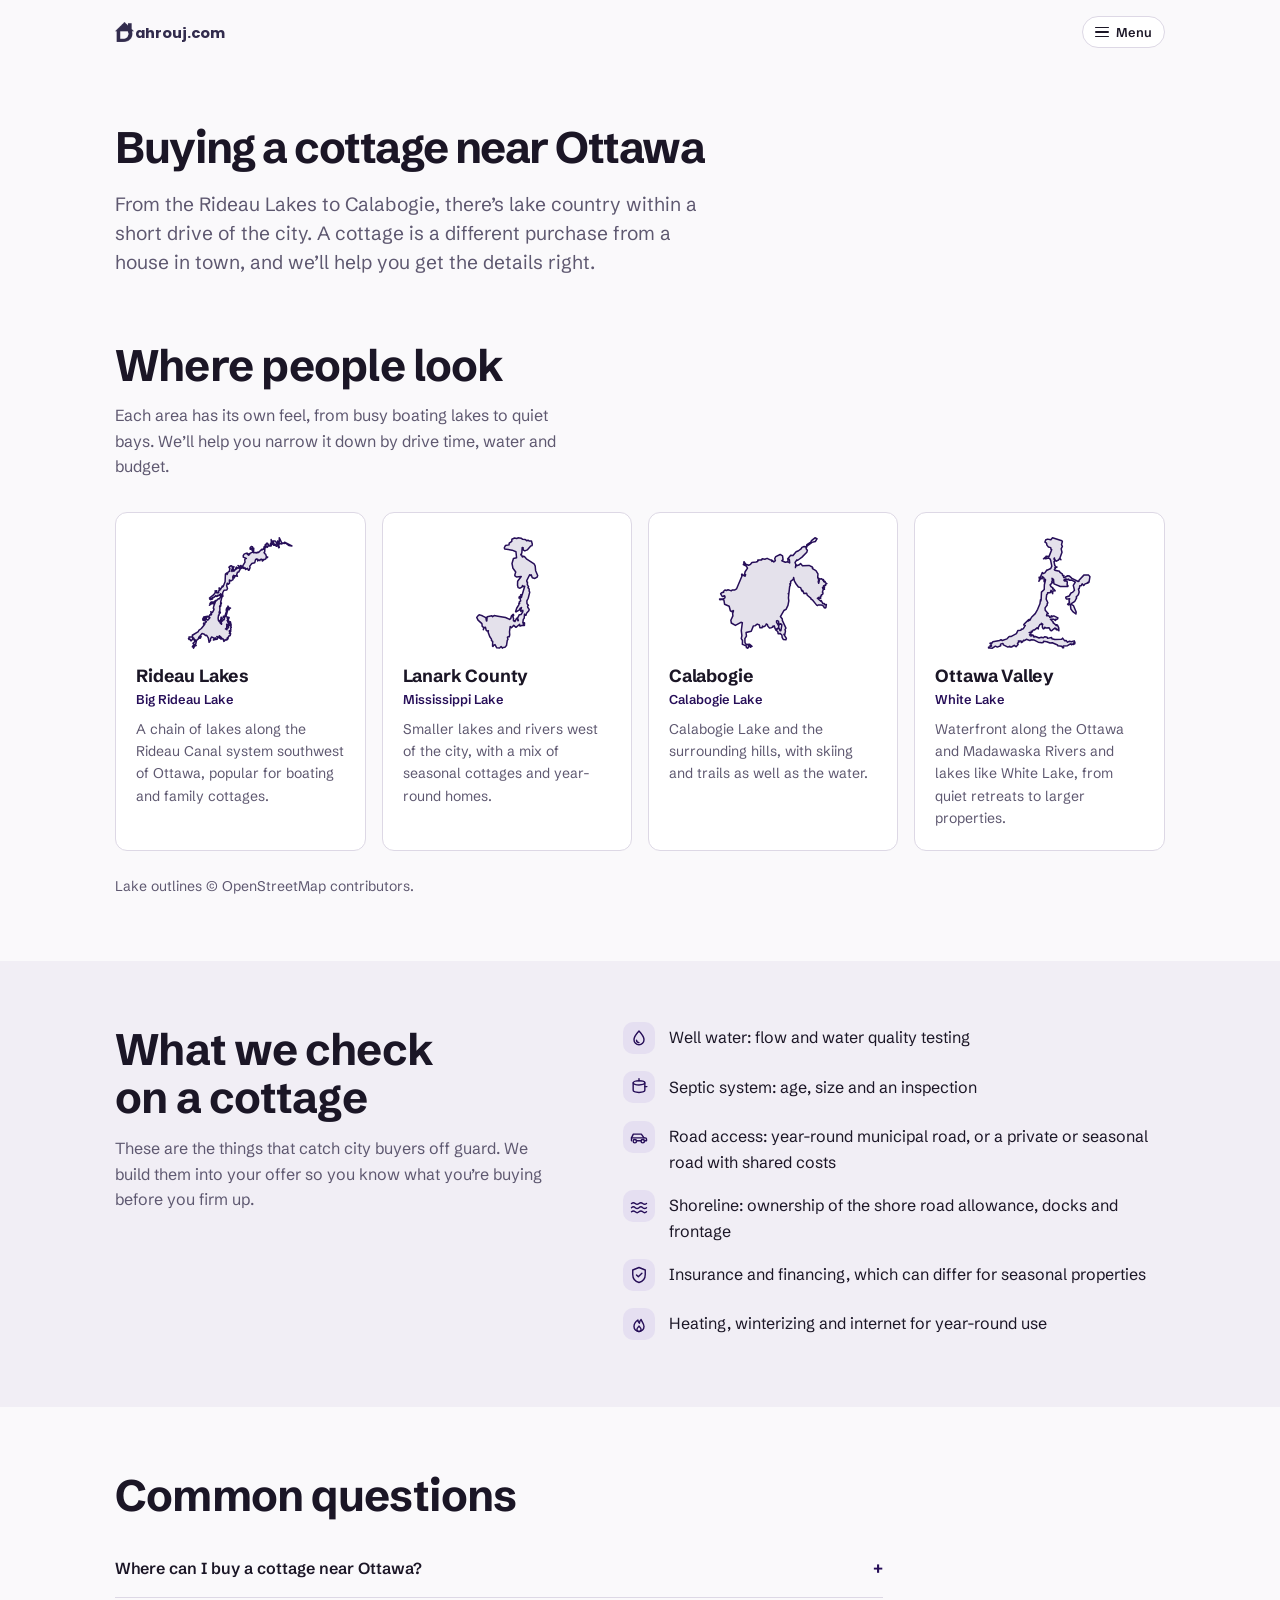
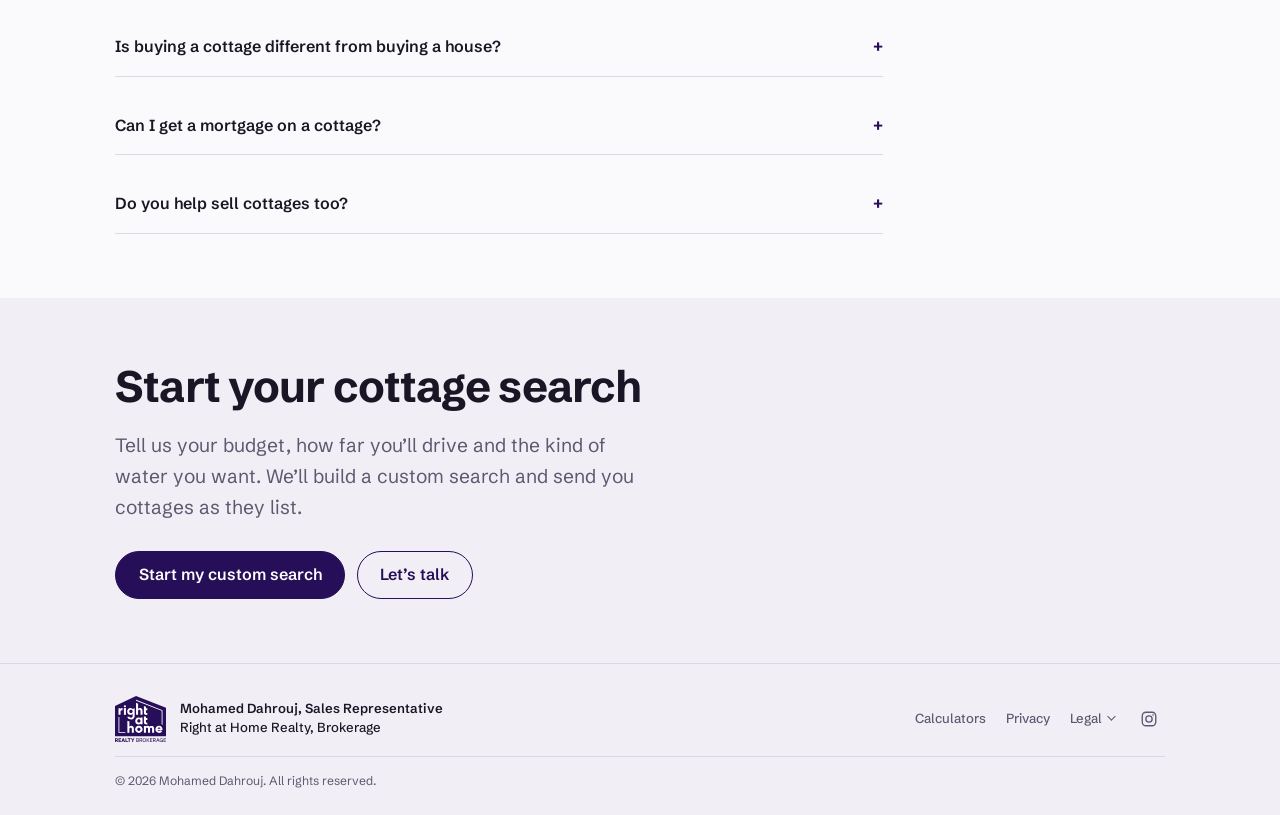
<file: cottages.html>
<!DOCTYPE html>
<html lang="en-CA">
<head>
  <meta charset="utf-8">
  <meta name="viewport" content="width=device-width, initial-scale=1, viewport-fit=cover">
  <title>Buying a Cottage Near Ottawa | Rideau Lakes, Calabogie, Lanark</title>
  <meta name="description" content="Buy a cottage near Ottawa in the Rideau Lakes, Lanark County, Calabogie or the Ottawa Valley, with wells, septic, road access and shoreline checked before you buy.">
  <link rel="canonical" href="https://www.dahrouj.com/cottages.html">
  <meta property="og:url" content="https://www.dahrouj.com/cottages.html">
  <meta property="og:type" content="website">
  <meta property="og:title" content="Buying a Cottage Near Ottawa | Rideau Lakes, Calabogie, Lanark">
  <meta property="og:description" content="Buy a cottage near Ottawa in the Rideau Lakes, Lanark County, Calabogie or the Ottawa Valley, with wells, septic, road access and shoreline checked before you buy.">
  <meta property="og:image" content="https://www.dahrouj.com/assets/img/share/cottages.jpg">
  <meta property="og:image:type" content="image/jpeg">
  <meta property="og:image:width" content="1200">
  <meta property="og:image:height" content="630">
  <meta property="og:image:alt" content="Outlines of four lakes near Ottawa with the words: Buying a cottage near Ottawa">
  <meta property="og:site_name" content="dahrouj.com">
  <meta property="og:locale" content="en_CA">
  <meta name="twitter:card" content="summary_large_image">
  <link rel="icon" href="assets/img/favicon-192x192.png" sizes="192x192" type="image/png">
  <link rel="icon" href="assets/img/favicon-48x48.png" sizes="48x48" type="image/png">
  <link rel="icon" href="assets/img/favicon-32x32.png" sizes="32x32" type="image/png">
  <link rel="apple-touch-icon" href="assets/img/apple-touch-icon.png">
  <link rel="preload" href="assets/fonts/schibsted-grotesk-latin-400-normal.woff2" as="font" type="font/woff2" crossorigin>
  <link rel="stylesheet" href="assets/css/site.css">
  <script type="application/ld+json">{"@context": "https://schema.org", "@type": "FAQPage", "mainEntity": [{"@type": "Question", "name": "Where can I buy a cottage near Ottawa?", "acceptedAnswer": {"@type": "Answer", "text": "Popular areas include the Rideau Lakes, Lanark County, Calabogie and the Ottawa Valley, all within a comfortable drive of the city."}}, {"@type": "Question", "name": "Is buying a cottage different from buying a house?", "acceptedAnswer": {"@type": "Answer", "text": "Yes. Cottages often have a well, a septic system, a private or seasonal road, and shoreline rules, and financing and insurance can differ. We make sure each is checked before you firm up your offer."}}, {"@type": "Question", "name": "Can I get a mortgage on a cottage?", "acceptedAnswer": {"@type": "Answer", "text": "Usually, yes. Year-round, easily accessible cottages are treated much like houses, while seasonal properties may need a larger down payment. We’ll connect you with lenders who finance recreational properties."}}, {"@type": "Question", "name": "Do you help sell cottages too?", "acceptedAnswer": {"@type": "Answer", "text": "Yes. We price cottages using recent sales on the same lake or area and market them to Ottawa buyers looking for a getaway."}}]}</script>
</head>
<body>
<!--SITE-BODY-START-->
<a class="skip" href="#main">Skip to content</a>
<header class="top" id="top">
  <div class="wrap top-row">
    <a class="brand" href="./" aria-label="dahrouj.com, home">
      <span class="brand-mark" aria-hidden="true"></span><span class="brand-text" aria-hidden="true">ahrouj.com</span>
    </a>
    <button class="menu-btn" type="button" aria-expanded="false" aria-controls="site-nav">
      <span class="menu-icon" aria-hidden="true"></span><span class="menu-label">Menu</span>
    </button>
    <nav class="nav" id="site-nav" aria-label="Main">
        <a href="home-value.html">What’s my home worth?</a>
        <a href="market.html">Ottawa Market</a>
        <a href="moving-to-ottawa.html">Moving to Ottawa</a>
        <a href="fairfee.html"><span class="ff-word">Fair<b>Fee</b></span><sup>™</sup></a>
        <a href="contact.html">Contact</a>
    </nav>
  </div>
</header>

<main id="main">
  <section class="wrap page-head">
    <h1>Buying a cottage near Ottawa</h1>
    <p class="lede">From the Rideau Lakes to Calabogie, there’s lake country within a short drive of the city. A cottage is a different purchase from a house in town, and we’ll help you get the details right.</p>
  </section>

  <section class="wrap section topic" aria-labelledby="where-h">
    <div class="topic-intro">
      <h2 id="where-h">Where people look</h2>
      <p>Each area has its own feel, from busy boating lakes to quiet bays. We’ll help you narrow it down by drive time, water and budget.</p>
    </div>
    <div class="lakes">
      <div class="lake-card">
        <svg class="lake" viewBox="0 0 100 100" role="img" aria-label="Outline of Big Rideau Lake"><path d="M34.3,45.7 33.5,47.1 33.3,46.6 32.8,47.1 32.8,45.8 32.4,45.9 32.6,47.5 33.0,47.6 32.0,48.2 32.1,49.6 31.5,50.0 31.1,49.5 30.0,49.7 30.4,48.1 29.0,48.4 29.6,49.0 28.0,51.3 24.4,54.2 24.9,54.6 24.7,55.2 25.1,54.7 25.5,55.5 26.2,54.6 26.6,55.2 27.0,54.8 26.4,54.6 26.6,54.2 28.5,53.3 29.5,52.2 29.9,52.9 31.4,51.9 30.8,52.8 32.6,51.5 32.4,52.1 33.0,51.7 33.7,50.6 34.2,51.3 33.9,52.2 34.3,51.9 32.6,54.9 31.9,54.7 30.1,56.5 29.4,56.2 28.1,57.5 25.8,57.6 24.8,58.7 25.0,59.4 24.4,60.1 26.9,58.5 27.5,59.0 27.5,58.1 28.2,58.2 29.7,56.5 28.0,60.9 27.6,62.7 28.2,63.4 27.9,64.3 26.8,66.3 25.4,65.6 26.3,66.5 25.5,66.9 26.1,67.9 25.5,68.4 24.7,68.1 23.8,69.9 22.8,69.4 20.7,69.7 20.8,70.5 22.7,69.8 24.3,70.2 24.4,70.9 24.7,70.3 24.6,70.8 22.9,72.6 21.7,71.9 21.8,70.8 20.8,72.3 19.9,69.8 18.7,71.7 19.2,71.8 18.9,72.6 19.7,72.9 19.2,72.2 19.7,71.9 20.2,72.3 19.9,72.8 21.8,73.9 20.5,75.3 20.5,76.0 20.4,75.3 19.6,75.0 19.4,75.8 20.2,75.7 20.0,76.6 17.6,79.6 15.5,81.2 15.1,82.1 10.1,85.2 10.3,86.5 7.3,86.6 7.4,87.5 6.9,87.9 7.3,88.8 8.1,88.5 9.0,89.9 10.4,88.5 10.6,87.2 11.5,87.8 11.5,89.1 12.5,89.0 12.0,90.7 10.7,92.0 11.6,92.8 10.2,94.6 10.2,95.0 12.0,93.4 11.1,96.0 12.1,94.1 13.3,93.7 12.7,93.6 13.6,89.4 15.1,88.3 15.6,86.6 16.4,87.7 16.9,87.5 17.4,86.3 16.7,86.5 16.3,86.0 18.2,83.7 20.1,84.3 21.0,85.4 22.1,85.3 23.4,87.4 24.1,91.1 25.3,89.5 25.2,88.2 26.2,86.7 28.2,87.6 27.7,89.1 28.2,89.1 28.9,88.8 29.2,87.4 29.7,87.9 29.1,88.7 30.7,88.5 31.3,87.7 30.5,86.3 32.2,87.0 32.6,85.6 33.7,86.6 32.9,87.7 34.5,87.2 33.7,88.3 35.6,88.1 36.6,89.1 36.1,89.6 36.4,90.3 38.1,88.7 38.0,89.2 38.8,89.2 38.8,88.5 39.3,88.8 39.9,87.9 39.1,87.6 40.2,86.8 40.3,86.0 41.7,85.4 42.0,83.8 41.0,83.7 42.1,82.0 41.1,82.5 40.9,81.6 41.1,81.3 41.2,82.0 42.2,81.0 42.1,79.1 42.6,78.5 42.1,77.8 42.5,76.6 42.0,77.1 42.3,75.9 41.8,73.9 41.2,74.0 41.1,75.5 41.5,75.3 40.7,76.4 40.9,77.1 40.1,77.6 39.9,76.7 40.3,78.9 39.0,79.7 39.0,80.6 38.2,79.8 37.7,80.0 38.8,79.0 38.8,77.1 39.3,77.6 38.7,76.1 39.8,76.6 40.3,75.6 39.9,74.9 40.2,74.0 39.9,74.6 39.6,74.1 40.0,74.2 40.4,72.5 40.1,72.3 39.1,73.0 40.8,70.6 40.6,70.2 39.3,71.3 40.0,70.4 39.3,70.6 39.3,69.9 38.1,69.6 39.9,63.1 40.8,64.0 40.8,63.1 41.9,62.6 40.9,62.6 39.8,60.9 39.7,62.0 39.1,62.1 38.6,63.0 38.3,64.3 38.8,63.5 38.9,64.3 37.2,69.4 35.9,69.4 36.0,70.3 37.0,69.9 36.6,72.2 36.4,71.8 35.2,73.4 34.9,72.4 34.0,74.9 34.1,75.3 34.5,75.1 34.4,76.1 33.3,74.9 33.1,73.8 35.1,71.1 34.5,70.6 34.4,71.2 34.1,70.1 33.9,71.8 32.7,73.9 31.8,72.7 31.6,71.0 32.0,68.3 32.3,68.6 32.6,67.1 33.5,66.6 33.1,65.3 32.8,66.1 32.4,66.0 33.1,64.4 33.0,61.8 33.9,60.7 32.8,61.1 34.3,58.8 34.3,58.2 33.7,58.9 33.8,57.3 34.7,53.5 35.7,52.5 35.3,52.3 35.4,49.8 36.5,47.7 38.8,47.5 39.4,46.3 38.7,43.9 39.1,42.1 39.5,41.9 40.1,42.7 41.1,41.9 41.0,39.1 42.3,39.9 44.0,38.9 43.8,36.5 44.4,35.3 44.9,35.7 45.5,35.5 45.0,37.5 45.6,36.2 46.9,35.3 47.2,36.1 47.7,36.1 47.1,34.8 47.7,32.7 48.7,32.6 50.1,29.9 52.2,28.9 52.6,29.3 53.1,28.6 53.2,29.5 54.3,29.2 54.4,30.4 56.1,29.5 56.8,31.0 57.4,31.1 58.2,29.0 58.0,27.6 59.7,25.4 62.1,24.8 62.8,22.2 63.6,21.6 64.6,21.8 64.5,23.3 65.6,22.6 66.4,23.0 66.7,22.0 68.0,21.9 68.5,23.4 68.6,22.6 69.2,22.9 69.1,22.1 70.3,22.1 71.5,21.3 71.4,20.9 72.6,20.5 72.9,20.1 71.9,20.0 71.2,17.6 70.4,17.2 69.9,16.2 70.4,15.9 70.6,12.4 71.3,12.2 71.8,10.8 72.7,11.8 73.2,10.7 75.8,10.9 76.1,10.1 75.7,8.8 77.1,9.4 77.5,7.7 78.2,8.8 77.9,10.2 78.7,10.3 79.3,9.5 80.1,11.1 81.9,10.4 82.0,12.2 82.6,12.1 82.1,10.1 82.8,8.6 84.0,9.1 85.0,9.0 84.5,8.6 85.0,8.4 86.8,8.7 86.9,7.7 87.2,8.4 88.2,8.6 90.5,10.4 93.1,10.8 87.0,7.7 86.7,8.4 84.6,8.2 82.6,4.0 82.5,8.0 82.3,8.4 81.9,8.1 81.2,6.6 81.2,9.7 80.5,9.3 80.4,8.1 79.1,6.7 76.9,6.7 77.3,7.3 76.8,9.0 76.2,8.2 75.8,5.5 76.0,7.9 75.2,8.9 75.9,10.3 73.7,10.2 72.7,8.5 72.8,9.2 72.0,8.6 71.6,9.6 70.9,9.6 70.8,11.3 70.0,11.3 69.5,13.5 68.0,13.6 68.3,14.1 67.5,14.0 65.3,16.3 64.8,15.9 63.9,16.7 63.5,16.2 61.1,16.4 61.3,12.7 60.7,13.1 60.2,11.5 59.2,11.3 58.2,12.4 58.4,13.6 59.8,12.8 59.8,14.3 60.9,14.7 60.2,15.9 57.8,17.2 57.9,17.9 57.0,17.8 57.1,18.5 56.4,17.9 56.4,17.0 55.9,17.8 56.0,16.9 55.2,16.8 53.3,17.6 52.5,18.8 52.6,20.1 55.1,21.2 54.3,21.3 53.8,22.4 54.0,24.3 52.0,27.6 52.3,28.3 51.1,28.4 50.7,27.0 49.2,28.0 48.2,27.1 49.7,28.7 50.1,27.9 50.7,28.0 50.4,28.7 49.1,29.3 47.8,28.9 46.9,29.9 47.2,28.7 46.8,28.4 45.7,30.8 44.7,31.8 44.5,30.4 43.1,32.1 42.9,30.9 43.6,29.5 43.8,30.4 44.8,28.0 43.4,29.0 43.4,27.9 42.4,27.3 40.9,28.1 40.6,28.8 41.4,29.5 41.0,31.6 41.4,31.8 39.9,32.6 39.1,34.6 38.9,33.3 37.7,34.2 37.4,40.7 35.8,44.6 35.4,44.9 35.1,44.2 34.3,45.7Z"/></svg>
        <div><h3>Rideau Lakes</h3><p class="lake-name">Big Rideau Lake</p><p>A chain of lakes along the Rideau Canal system southwest of Ottawa, popular for boating and family cottages.</p></div>
      </div>
      <div class="lake-card">
        <svg class="lake" viewBox="0 0 100 100" role="img" aria-label="Outline of Mississippi Lake"><path d="M54.0,25.4 55.2,21.2 57.8,20.6 57.3,15.6 54.1,14.3 47.9,13.3 47.6,12.3 48.5,10.5 51.5,9.9 51.7,8.4 53.8,7.0 53.9,5.2 56.1,4.2 57.9,4.6 59.0,4.0 61.6,4.3 62.9,5.3 65.0,5.4 66.2,6.4 67.3,6.0 68.2,6.6 70.2,6.6 70.9,9.2 70.7,10.5 69.6,10.8 66.7,14.1 64.7,14.9 63.9,14.5 63.2,13.8 63.3,12.3 62.5,12.1 62.2,16.6 61.3,18.2 62.2,18.5 62.4,19.6 63.1,20.0 63.4,19.4 64.3,19.5 66.0,21.5 72.4,25.7 73.3,27.3 73.7,31.4 75.4,35.4 74.9,36.8 73.1,37.9 70.9,37.3 70.0,34.8 69.3,35.4 68.7,34.8 66.3,39.7 66.4,40.8 66.9,40.8 66.8,43.0 67.8,44.9 67.3,45.6 68.3,46.6 68.3,48.5 68.8,49.3 67.5,54.4 66.4,56.6 66.5,58.9 67.7,60.2 67.0,60.8 67.1,61.9 68.3,63.7 68.0,64.8 66.1,66.9 65.6,68.5 64.7,68.4 64.4,67.6 64.2,70.9 63.4,72.0 63.0,75.0 64.2,74.7 64.5,75.2 63.7,76.1 64.5,76.5 64.3,77.0 62.6,76.9 60.9,77.6 60.4,77.3 60.4,76.0 57.3,78.6 55.5,77.0 53.5,79.0 52.5,77.9 51.9,82.3 52.1,84.9 51.7,86.5 50.7,86.4 50.2,86.9 50.6,88.7 50.1,89.3 49.4,93.8 48.1,95.2 46.4,95.5 46.1,96.0 44.9,94.6 43.7,95.8 41.3,95.7 39.8,93.0 38.8,93.4 38.2,94.6 37.8,94.3 37.9,90.3 36.9,89.7 36.9,88.4 35.5,86.5 34.1,82.7 34.3,81.4 33.4,81.7 32.5,81.2 31.9,78.6 30.9,78.8 30.1,80.6 30.5,78.8 29.2,77.8 28.9,75.5 25.7,72.6 24.6,70.3 26.1,68.5 27.1,68.2 29.3,69.0 32.2,70.5 32.7,73.3 33.0,73.2 33.3,69.7 37.2,69.0 37.8,69.7 39.1,68.8 42.3,69.3 48.6,70.4 52.0,72.0 53.0,71.1 53.6,69.0 55.0,67.7 55.4,68.5 54.7,69.7 55.3,71.3 55.2,73.1 55.6,73.4 56.3,73.1 56.4,73.8 57.9,71.0 58.7,71.9 58.9,73.1 59.3,72.9 58.6,70.9 60.1,68.1 61.5,67.9 63.0,65.7 63.0,64.4 61.4,65.3 61.2,64.7 61.9,62.1 60.7,62.9 60.2,64.1 57.4,65.8 57.0,65.4 57.9,62.7 59.9,59.5 59.7,58.7 60.4,58.5 60.0,57.5 61.2,56.6 60.7,54.3 59.8,54.2 60.8,54.1 60.9,53.3 59.9,53.4 60.9,52.5 61.2,54.0 61.9,53.6 62.2,52.2 61.3,51.5 62.5,51.5 64.6,44.4 63.4,44.5 62.8,43.8 62.2,45.1 60.7,46.0 59.1,45.5 58.6,43.5 58.7,40.2 61.7,36.3 57.7,36.6 56.6,35.9 56.3,35.1 57.1,32.5 54.8,29.4 54.0,25.4Z"/></svg>
        <div><h3>Lanark County</h3><p class="lake-name">Mississippi Lake</p><p>Smaller lakes and rivers west of the city, with a mix of seasonal cottages and year-round homes.</p></div>
      </div>
      <div class="lake-card">
        <svg class="lake" viewBox="0 0 100 100" role="img" aria-label="Outline of Calabogie Lake"><path d="M93.6,43.7 93.1,43.4 92.8,44.1 92.0,43.9 92.8,45.6 92.2,45.1 92.0,46.1 91.8,45.0 91.1,45.3 91.4,46.2 92.7,46.9 91.4,46.4 91.7,47.1 91.0,49.4 91.5,49.8 91.3,51.0 90.1,51.6 90.3,52.4 89.3,52.7 89.6,54.3 88.3,54.3 88.0,53.6 86.8,54.4 89.7,56.9 89.6,56.2 90.0,56.3 91.4,58.9 92.4,58.7 93.1,59.8 94.3,59.6 93.9,62.1 93.2,62.5 92.5,62.2 92.0,61.0 90.0,59.9 87.4,59.9 86.9,60.5 86.2,60.1 82.6,55.7 81.5,55.0 81.3,54.2 78.4,51.9 77.9,50.3 75.7,50.5 74.5,47.8 74.1,48.5 73.7,48.0 72.8,45.5 71.0,45.0 69.1,42.5 67.7,40.1 67.0,37.1 66.7,38.7 64.5,40.3 64.6,41.8 64.0,42.2 64.4,42.3 63.9,42.6 64.3,43.4 63.7,44.7 63.1,50.1 62.5,50.7 63.0,50.8 62.7,54.1 63.0,56.6 62.3,60.3 60.7,63.6 58.9,64.6 56.0,69.6 57.6,71.7 57.6,72.8 60.6,79.3 59.8,80.5 60.2,81.7 59.6,84.9 58.9,84.4 61.0,87.8 60.6,89.0 58.5,88.8 57.5,87.2 57.2,85.0 55.7,83.7 54.1,83.9 53.8,82.1 52.2,80.9 54.7,79.0 55.7,81.4 56.4,81.4 57.2,76.6 57.0,76.0 56.4,76.2 56.0,75.6 54.9,76.6 54.4,73.4 53.3,73.0 52.8,73.3 52.8,74.4 54.7,77.5 54.4,79.0 52.9,80.1 51.7,80.0 50.9,77.4 49.7,77.6 49.8,78.3 48.5,78.9 46.9,79.2 45.5,77.6 45.2,76.4 44.2,75.8 43.7,77.1 42.0,78.2 41.1,77.6 40.8,78.9 40.2,79.0 38.9,78.9 38.5,76.7 36.7,75.9 35.0,77.2 33.5,77.4 31.7,81.9 27.4,83.0 27.7,85.9 26.4,88.1 26.5,91.4 27.4,92.9 30.4,92.8 32.3,94.5 31.5,94.8 30.6,93.9 31.2,95.2 29.3,93.6 29.6,94.8 28.9,96.0 27.7,95.5 27.6,94.3 25.9,93.4 24.3,92.8 24.4,89.6 23.4,88.0 23.9,85.6 23.4,81.3 24.3,74.7 23.1,74.4 18.5,77.0 15.1,75.0 14.7,72.7 16.4,69.1 16.2,67.1 16.9,64.9 16.6,64.6 15.8,65.6 14.3,64.8 13.3,61.0 9.5,59.4 8.9,55.8 7.3,55.3 5.7,55.6 5.3,55.0 8.5,54.8 9.7,54.0 9.9,53.3 9.4,52.2 8.9,52.2 8.8,52.8 7.5,52.9 6.2,50.7 7.0,49.8 8.7,49.3 8.5,48.7 9.8,47.5 11.0,47.9 12.4,47.3 15.2,48.2 16.0,47.4 18.1,47.4 19.4,46.6 23.9,36.0 23.7,34.3 24.3,34.3 25.1,35.4 26.0,35.3 26.5,36.1 27.0,34.7 26.1,34.8 26.6,32.3 28.6,29.2 27.6,27.6 25.1,26.4 25.4,25.6 25.9,26.4 26.6,26.1 26.0,24.4 25.4,24.4 25.7,23.9 27.2,26.1 29.5,26.9 31.1,26.1 32.3,24.6 35.7,24.2 37.0,23.7 37.5,22.9 37.1,22.6 40.4,22.5 40.3,21.9 40.9,21.5 43.0,21.9 44.9,21.1 47.6,22.4 48.8,22.4 48.9,23.7 49.6,23.2 50.5,24.1 51.8,23.0 51.3,21.4 52.1,19.7 55.8,17.9 57.8,19.1 58.2,22.0 57.2,23.1 60.1,24.4 62.1,23.9 63.7,24.9 63.5,22.3 63.1,21.6 62.2,22.7 62.6,21.7 62.0,21.7 64.6,18.6 66.5,18.8 69.1,15.6 71.1,14.8 73.4,13.0 73.9,12.0 75.8,11.2 76.9,11.7 77.8,11.0 78.1,9.6 81.3,7.6 81.9,6.3 84.8,4.0 86.5,4.8 85.1,7.1 82.3,7.8 78.1,11.0 77.4,13.1 78.5,14.3 78.0,16.0 74.0,20.1 70.5,22.7 69.6,22.5 70.3,22.7 69.4,22.9 68.2,24.5 68.9,26.4 68.5,28.8 69.2,26.5 69.8,26.9 69.5,27.3 71.3,26.7 72.8,25.5 74.4,27.3 79.9,27.0 82.5,28.3 83.0,29.1 82.7,29.7 85.6,31.3 87.3,34.1 87.1,37.0 87.9,39.0 87.5,40.7 87.9,41.9 88.4,39.6 87.6,38.1 87.7,37.5 88.9,38.4 90.4,38.1 91.4,39.2 91.9,38.8 91.4,39.4 92.4,39.9 91.9,40.0 92.2,40.6 93.3,40.5 93.2,41.2 94.7,42.1 94.1,42.0 93.6,43.7Z"/></svg>
        <div><h3>Calabogie</h3><p class="lake-name">Calabogie Lake</p><p>Calabogie Lake and the surrounding hills, with skiing and trails as well as the water.</p></div>
      </div>
      <div class="lake-card">
        <svg class="lake" viewBox="0 0 100 100" role="img" aria-label="Outline of White Lake"><path d="M71.0,38.8 72.0,39.4 72.2,38.2 74.0,39.0 74.4,38.4 75.2,39.4 77.1,39.2 80.1,40.9 78.4,43.7 79.4,47.7 77.7,49.5 76.5,50.0 75.0,52.5 72.3,53.4 72.1,54.0 72.8,55.1 75.4,54.7 74.8,56.6 75.3,57.7 73.7,59.4 74.5,59.9 75.9,59.2 76.4,63.3 78.0,65.5 80.6,67.5 80.8,65.9 78.6,60.6 77.0,59.7 77.1,58.6 79.7,56.9 81.2,54.0 80.8,53.3 82.6,51.5 83.3,49.2 82.7,46.8 83.4,46.2 83.8,44.0 85.0,43.9 85.8,42.4 87.1,43.8 88.2,42.4 89.9,41.9 90.3,41.2 90.6,41.7 91.0,40.9 91.5,41.0 92.3,36.4 91.2,35.1 87.2,35.1 83.2,39.3 83.1,40.3 82.5,40.4 77.3,37.8 75.2,35.9 73.8,35.6 70.6,37.3 70.0,35.9 70.6,35.5 69.4,35.2 69.2,34.1 67.3,32.8 66.9,31.9 63.0,31.0 62.6,30.4 63.4,29.8 63.0,29.0 64.8,28.4 64.2,28.7 63.0,27.1 62.3,23.9 63.2,23.3 62.3,21.6 62.7,20.8 62.8,22.0 64.3,23.5 66.1,22.5 67.0,21.2 68.1,22.2 67.2,21.1 69.0,16.0 68.3,13.2 69.3,11.2 68.6,9.7 69.3,7.1 68.9,6.4 61.1,4.0 59.7,5.6 57.1,5.1 55.5,5.6 54.8,7.6 56.1,8.5 56.4,10.1 57.7,11.7 59.6,12.2 59.9,13.8 60.4,14.0 58.2,19.5 55.7,19.4 55.6,20.4 55.0,20.3 53.6,21.5 55.0,20.9 55.4,21.4 58.0,20.9 58.8,21.4 59.5,22.6 60.5,27.6 59.6,29.6 56.8,31.0 56.4,30.8 54.7,33.2 53.4,33.7 52.6,33.0 51.0,36.8 49.9,36.9 50.3,38.6 49.7,40.2 51.2,37.9 51.8,37.6 52.3,38.2 52.4,37.5 52.9,37.5 52.7,36.3 54.0,37.6 54.1,40.7 54.9,40.1 54.9,38.5 55.3,39.1 54.3,43.1 54.2,47.1 51.9,49.3 51.6,55.7 51.3,56.6 51.1,55.6 50.6,59.0 48.7,63.6 46.7,67.2 43.6,70.2 42.3,72.6 41.6,72.0 41.4,73.0 40.8,73.4 41.1,72.4 37.5,75.9 37.1,76.6 38.4,77.0 36.8,79.6 35.6,80.4 35.3,80.0 34.7,81.0 32.3,81.2 31.0,83.9 26.4,86.3 25.0,86.2 23.2,88.2 19.2,89.6 18.2,88.9 17.0,89.6 11.4,90.7 10.7,91.5 9.0,91.9 10.5,92.1 9.1,93.7 10.0,93.7 10.3,94.3 7.8,95.1 7.8,95.8 8.7,95.9 11.0,96.0 13.5,94.3 15.1,95.1 17.9,94.0 17.8,92.6 19.7,92.0 20.2,93.2 23.9,95.1 25.6,94.4 25.8,95.1 26.9,95.0 29.2,93.6 30.7,94.7 32.4,92.9 31.9,92.0 33.2,90.8 32.6,90.1 34.9,90.1 35.1,91.3 36.2,90.7 36.6,90.2 36.1,90.1 37.1,89.9 37.0,89.3 38.0,89.5 39.3,88.6 42.2,89.6 43.1,89.0 45.9,89.2 49.2,91.0 52.1,91.5 53.3,91.2 53.6,90.2 56.3,90.6 59.0,91.7 60.9,91.5 65.3,93.3 65.4,93.9 68.7,94.3 69.6,95.7 70.4,95.7 69.8,95.1 70.1,94.1 73.6,93.9 76.0,92.4 76.9,93.1 77.3,92.4 78.3,93.0 79.5,92.4 79.8,91.7 78.7,91.6 79.7,91.1 79.2,89.9 76.8,90.6 75.2,90.2 73.6,91.0 72.4,89.5 71.1,89.7 69.5,87.6 68.7,88.6 63.0,88.8 60.6,88.1 60.3,87.1 57.0,87.8 56.6,86.9 54.7,86.4 53.3,87.3 51.7,86.9 49.9,87.5 46.9,86.2 45.6,86.7 45.1,86.2 45.4,85.5 44.9,85.6 44.6,85.0 44.0,84.9 43.3,85.9 42.6,85.6 42.0,84.9 43.1,84.3 43.2,83.5 41.6,82.9 43.8,82.8 43.4,81.9 44.2,82.1 44.9,80.9 45.9,80.9 48.2,79.0 49.3,79.9 49.2,78.8 50.7,76.2 52.0,75.9 51.9,75.2 53.0,76.1 52.6,76.5 52.7,78.7 53.4,79.9 54.1,79.7 54.7,78.5 55.4,79.1 58.3,79.0 59.4,81.2 60.4,81.4 63.0,79.2 63.3,79.9 63.7,79.4 64.2,79.9 64.4,80.7 65.2,80.3 66.4,81.5 66.3,79.1 65.1,76.6 64.7,77.1 64.0,77.0 64.4,76.4 63.5,76.3 61.5,74.7 61.8,74.3 59.4,71.8 62.1,71.9 63.8,72.9 63.3,72.1 65.3,71.6 65.6,70.7 62.2,69.1 61.5,69.1 61.1,69.7 60.1,69.0 60.1,70.1 58.8,70.3 58.7,69.4 58.6,69.8 57.7,69.0 56.1,68.9 56.4,67.4 57.6,67.3 55.0,64.4 54.9,62.4 56.7,60.0 56.6,59.0 57.2,58.1 55.8,55.1 56.2,51.5 57.0,50.7 57.0,49.8 59.2,49.7 59.9,47.8 61.2,50.5 61.3,48.4 63.3,48.2 61.8,46.4 61.2,46.6 61.4,45.8 59.8,44.7 59.1,43.2 61.1,41.3 60.4,41.0 61.0,39.4 60.7,37.8 61.9,38.6 62.3,42.4 67.6,44.6 73.9,44.5 73.9,43.6 73.3,43.3 73.4,40.8 72.8,40.0 71.0,40.0 70.6,39.3 71.0,38.8Z"/></svg>
        <div><h3>Ottawa Valley</h3><p class="lake-name">White Lake</p><p>Waterfront along the Ottawa and Madawaska Rivers and lakes like White Lake, from quiet retreats to larger properties.</p></div>
      </div>
    </div>
    <p class="fine lakes-note">Lake outlines © OpenStreetMap contributors.</p>
  </section>

  <section class="band">
    <div class="wrap section topic" aria-labelledby="checks-h">
      <div class="topic-intro">
        <h2 id="checks-h">What we check on a cottage</h2>
        <p>These are the things that catch city buyers off guard. We build them into your offer so you know what you’re buying before you firm up.</p>
      </div>
      <ul class="checks icon-checks">
        <li><svg class="li-ico" viewBox="0 0 24 24" aria-hidden="true"><path d="M12 3.5s6 6.4 6 10.5a6 6 0 0 1-12 0c0-4.1 6-10.5 6-10.5z"/><path d="M9 14.5a3 3 0 0 0 3 3"/></svg>Well water: flow and water quality testing</li>
        <li><svg class="li-ico" viewBox="0 0 24 24" aria-hidden="true"><ellipse cx="12" cy="7" rx="7" ry="2.5"/><path d="M5 7v9c0 1.4 3.1 2.5 7 2.5s7-1.1 7-2.5V7"/><path d="M12 2v2.5"/><path d="M19 11.5h2.5"/></svg>Septic system: age, size and an inspection</li>
        <li><svg class="li-ico" viewBox="0 0 24 24" aria-hidden="true"><path d="M3 16.5V13l2.2-4.5h9.6L18 13h1.5A1.5 1.5 0 0 1 21 14.5v2h-2"/><path d="M3 13h15"/><path d="M9 16.5h5.5"/><circle cx="7" cy="17" r="2"/><circle cx="16.5" cy="17" r="2"/></svg>Road access: year-round municipal road, or a private or seasonal road with shared costs</li>
        <li><svg class="li-ico" viewBox="0 0 24 24" aria-hidden="true"><path d="M3 9c1.5-1.3 3-1.3 4.5 0s3 1.3 4.5 0 3-1.3 4.5 0 3 1.3 4.5 0"/><path d="M3 14c1.5-1.3 3-1.3 4.5 0s3 1.3 4.5 0 3-1.3 4.5 0 3 1.3 4.5 0"/><path d="M3 19c1.5-1.3 3-1.3 4.5 0s3 1.3 4.5 0 3-1.3 4.5 0 3 1.3 4.5 0"/></svg>Shoreline: ownership of the shore road allowance, docks and frontage</li>
        <li><svg class="li-ico" viewBox="0 0 24 24" aria-hidden="true"><path d="M12 3 4.5 6v5.5c0 4.6 3.2 8.4 7.5 9.5 4.3-1.1 7.5-4.9 7.5-9.5V6z"/><path d="M9 12l2.2 2.2L15.5 10"/></svg>Insurance and financing, which can differ for seasonal properties</li>
        <li><svg class="li-ico" viewBox="0 0 24 24" aria-hidden="true"><path d="M12 21a6 6 0 0 0 6-6c0-3.5-2.5-5.5-3.5-8.5-1.5 1.5-2 3-2 4.5-1-.8-1.8-2.2-1.8-3.8C8 9 6 11.5 6 15a6 6 0 0 0 6 6z"/><path d="M12 21a2.5 2.5 0 0 1-2.5-2.5c0-1.6 1.3-2.4 2.5-4 1.2 1.6 2.5 2.4 2.5 4A2.5 2.5 0 0 1 12 21z"/></svg>Heating, winterizing and internet for year-round use</li>
      </ul>
    </div>
  </section>

  <section class="wrap section faq" aria-labelledby="cfaq-h">
    <h2 id="cfaq-h">Common questions</h2>
    <details class="faq-item"><summary>Where can I buy a cottage near Ottawa?</summary><p>Popular areas include the Rideau Lakes, Lanark County, Calabogie and the Ottawa Valley, all within a comfortable drive of the city.</p></details>
<details class="faq-item"><summary>Is buying a cottage different from buying a house?</summary><p>Yes. Cottages often have a well, a septic system, a private or seasonal road, and shoreline rules, and financing and insurance can differ. We make sure each is checked before you firm up your offer.</p></details>
<details class="faq-item"><summary>Can I get a mortgage on a cottage?</summary><p>Usually, yes. Year-round, easily accessible cottages are treated much like houses, while seasonal properties may need a larger down payment. We’ll connect you with lenders who finance recreational properties.</p></details>
<details class="faq-item"><summary>Do you help sell cottages too?</summary><p>Yes. We price cottages using recent sales on the same lake or area and market them to Ottawa buyers looking for a getaway.</p></details>
  </section>

  <section class="band">
    <div class="wrap section closing">
      <h2>Start your cottage search</h2>
      <p>Tell us your budget, how far you’ll drive and the kind of water you want. We’ll build a custom search and send you cottages as they list.</p>
      <div class="actions"><a class="btn" href="contact.html#cottage">Start my custom search</a><a class="btn btn-quiet" href="contact.html">Let’s talk</a></div>
    </div>
  </section>
</main>

<footer class="foot">
  <div class="wrap foot-row">
    <div class="brokerage">
      <picture>
        <source srcset="assets/img/rahr-logo-white.svg" media="(prefers-color-scheme: dark)">
        <img class="rahr-logo" src="assets/img/rahr-logo.svg" alt="Right at Home Realty, Brokerage" width="85" height="77">
      </picture>
      <span class="brokerage-name"><span class="agent-name">Mohamed Dahrouj, Sales Representative</span><span>Right at Home Realty, Brokerage</span></span>
    </div>
    <nav class="foot-meta" aria-label="Footer">
      <a class="foot-link" href="calculators.html">Calculators</a>
      <a class="foot-link" href="privacy.html">Privacy</a>
      <button class="foot-link legal-btn" type="button" aria-expanded="false" aria-controls="legal-text">Legal</button>
      <a class="social" href="https://www.instagram.com/dahroujrealestate" target="_blank" rel="noopener" aria-label="Instagram"><svg viewBox="0 0 24 24" aria-hidden="true"><rect x="3" y="3" width="18" height="18" rx="5"/><circle cx="12" cy="12" r="4.2"/><circle cx="17.4" cy="6.6" r="1.1" class="dot"/></svg></a>
    </nav>
    <div class="legal-text" id="legal-text">
      <p>Right at Home Realty, Brokerage, independently owned and operated, 14 Chamberlain Ave, Suite 101, Ottawa, ON K1S 1V9. Office 613-369-5199. Not intended to solicit buyers or sellers currently under contract with a brokerage.</p>
      <p>MLS®, Multiple Listing Service® and REALTOR® are trademarks controlled by the Canadian Real Estate Association. FairFee™ is a trademark of its owner.</p>
    </div>
    <p class="foot-copy">© <span class="year">2026</span> Mohamed Dahrouj. All rights reserved.</p>
  </div>
</footer>
<nav class="callbar" aria-label="Call or text">
  <a href="tel:+16138695923"><svg viewBox="0 0 24 24" aria-hidden="true"><path d="M5 3h3.5l1.5 5-2 1.5a12 12 0 0 0 6.5 6.5L16 14l5 1.5V19a2 2 0 0 1-2 2A17 17 0 0 1 3 5a2 2 0 0 1 2-2z"/></svg>Call</a>
  <a href="sms:+16138695923"><svg viewBox="0 0 24 24" aria-hidden="true"><path d="M4 5h16v11H9l-5 4z"/></svg>Text</a>
</nav>
<!--SITE-BODY-END-->
<script src="assets/js/site.js" defer></script>
</body>
</html>
</file>
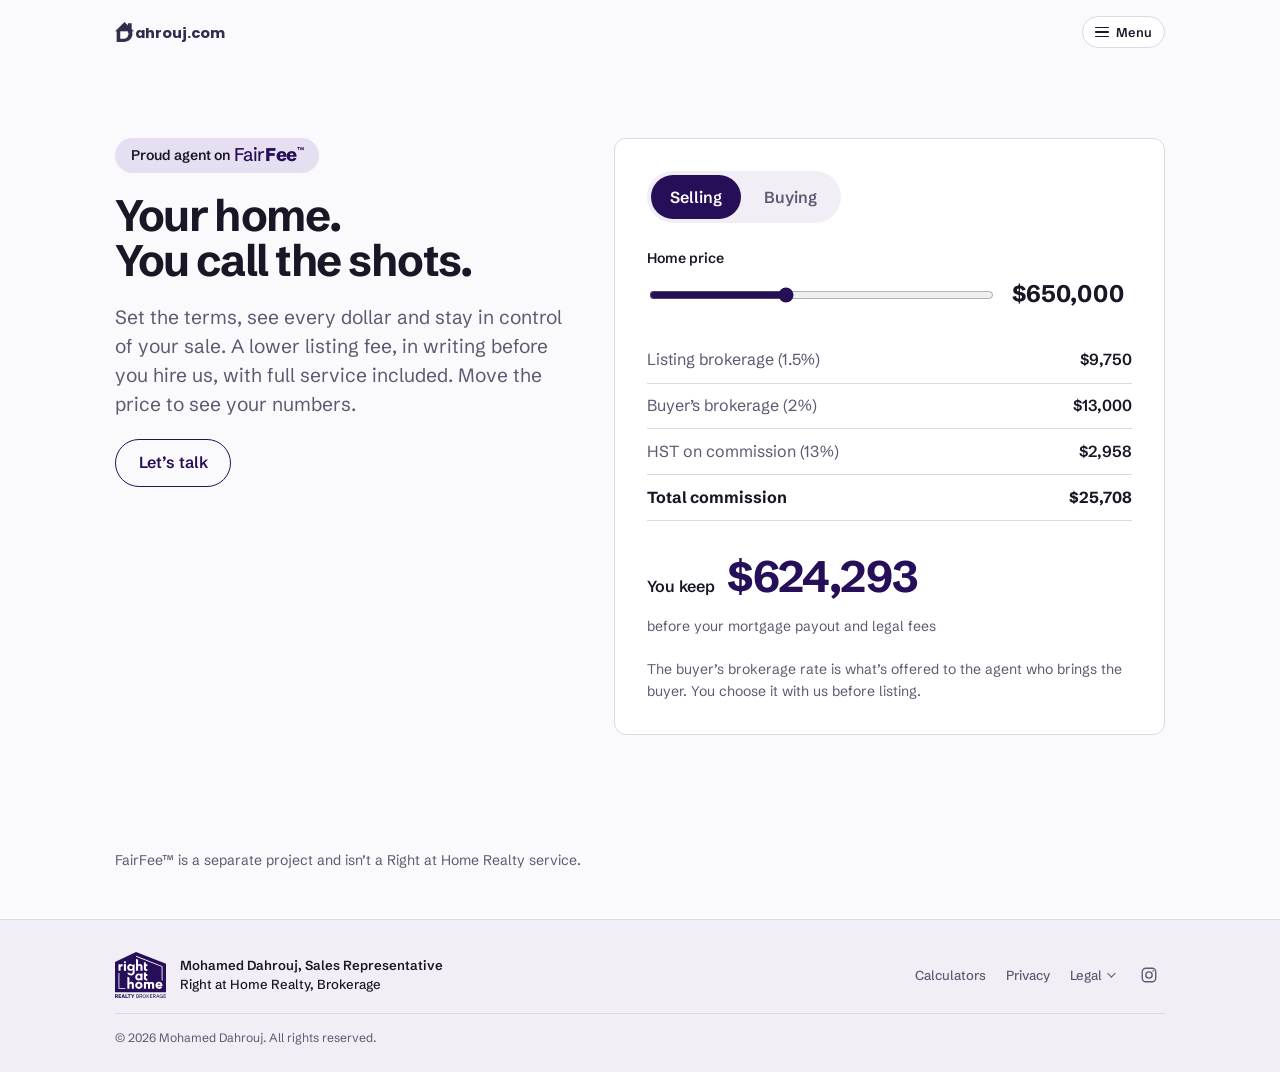
<file: fairfee.html>
<!DOCTYPE html>
<html lang="en-CA">
<head>
  <meta charset="utf-8">
  <meta name="viewport" content="width=device-width, initial-scale=1, viewport-fit=cover">
  <title>Our Fees | Proud FairFee™ Agent</title>
  <meta name="description" content="A proud FairFee™ agent in Ottawa: a lower listing fee with full service, in writing before you hire us. Your home, you call the shots.">
  <link rel="canonical" href="https://www.dahrouj.com/fairfee.html">
  <meta property="og:url" content="https://www.dahrouj.com/fairfee.html">
  <meta property="og:type" content="website">
  <meta property="og:title" content="Our Fees | Proud FairFee™ Agent">
  <meta property="og:description" content="A proud FairFee™ agent in Ottawa: a lower listing fee with full service, in writing before you hire us. Your home, you call the shots.">
  <meta property="og:image" content="https://www.dahrouj.com/assets/img/share/fairfee.jpg">
  <meta property="og:image:type" content="image/jpeg">
  <meta property="og:image:width" content="1200">
  <meta property="og:image:height" content="630">
  <meta property="og:image:alt" content="FairFee wordmark with the words: Your home. You call the shots.">
  <meta property="og:site_name" content="dahrouj.com">
  <meta property="og:locale" content="en_CA">
  <meta name="twitter:card" content="summary_large_image">
  <link rel="icon" href="assets/img/favicon-192x192.png" sizes="192x192" type="image/png">
  <link rel="icon" href="assets/img/favicon-48x48.png" sizes="48x48" type="image/png">
  <link rel="icon" href="assets/img/favicon-32x32.png" sizes="32x32" type="image/png">
  <link rel="apple-touch-icon" href="assets/img/apple-touch-icon.png">
  <link rel="preload" href="assets/fonts/schibsted-grotesk-latin-400-normal.woff2" as="font" type="font/woff2" crossorigin>
  <link rel="stylesheet" href="assets/css/site.css">
</head>
<body>
<!--SITE-BODY-START-->
<a class="skip" href="#main">Skip to content</a>
<header class="top" id="top">
  <div class="wrap top-row">
    <a class="brand" href="./" aria-label="dahrouj.com, home">
      <span class="brand-mark" aria-hidden="true"></span><span class="brand-text" aria-hidden="true">ahrouj.com</span>
    </a>
    <button class="menu-btn" type="button" aria-expanded="false" aria-controls="site-nav">
      <span class="menu-icon" aria-hidden="true"></span><span class="menu-label">Menu</span>
    </button>
    <nav class="nav" id="site-nav" aria-label="Main">
        <a href="home-value.html">What’s my home worth?</a>
        <a href="market.html">Ottawa Market</a>
        <a href="moving-to-ottawa.html">Moving to Ottawa</a>
        <a href="fairfee.html" aria-current="page"><span class="ff-word">Fair<b>Fee</b></span><sup>™</sup></a>
        <a href="contact.html">Contact</a>
    </nav>
  </div>
</header>

<main id="main">
  <section class="wrap ff-hero">
    <div class="ff-intro">
      <p class="ff-badge">Proud agent on <span class="ff-logo" aria-label="FairFee trademark"><span class="ff-word">Fair<b>Fee</b></span><sup>™</sup></span></p>
      <div class="ff-copy" id="ff-copy-sell">
        <h1>Your home.<br>You call the shots.</h1>
        <p class="lede">Set the terms, see every dollar and stay in control of your sale. A lower listing fee, in writing before you hire us, with full service included. Move the price to see your numbers.</p>
      </div>
      <div class="ff-copy" id="ff-copy-buy" hidden>
        <p class="h1">Your next home.<br>You call the shots.</p>
        <p class="lede">Full service from the first showing to the keys: the search, pricing advice, your offer and the negotiation. In most Ottawa sales the seller pays the buyer’s brokerage fee. Move the price to see your numbers.</p>
      </div>
      <a class="btn btn-quiet" id="ff-talk" href="contact.html#selling">Let’s talk</a>
    </div>
    <div class="calc" id="calc">
      <div class="tabs" role="tablist" aria-label="Choose selling or buying">
        <button role="tab" id="tab-sell" aria-controls="panel-sell" aria-selected="true">Selling</button>
        <button role="tab" id="tab-buy" aria-controls="panel-buy" aria-selected="false" tabindex="-1">Buying</button>
      </div>
      <div class="price-input">
        <label for="price">Home price</label>
        <div class="price-row">
          <input id="price" type="range" min="100000" max="1500000" step="5000" value="650000">
          <output id="price-out" for="price">$650,000</output>
        </div>
      </div>
      <div role="tabpanel" id="panel-sell" aria-labelledby="tab-sell" class="panel">
        <dl class="ledger">
          <div><dt>Listing brokerage <span id="sell-rate"></span></dt><dd id="sell-fee"></dd></div>
          <div><dt>Buyer’s brokerage <span id="coop-rate"></span></dt><dd id="coop-fee"></dd></div>
          <div><dt>HST on commission (13%)</dt><dd id="sell-hst"></dd></div>
          <div class="total"><dt>Total commission</dt><dd id="sell-total"></dd></div>
        </dl>
        <p class="keep"><span class="keep-label">You keep</span> <strong id="sell-keep"></strong> <span class="keep-small">before your mortgage payout and legal fees</span></p>
        <p class="fine" id="sell-note"></p>
      </div>
      <div role="tabpanel" id="panel-buy" aria-labelledby="tab-buy" class="panel" hidden>
        <dl class="ledger">
          <div><dt>Land transfer tax (Ontario)</dt><dd id="buy-ltt"></dd></div>
          <div><dt>Lawyer, title insurance and other costs <span>(estimate)</span></dt><dd id="buy-other"></dd></div>
          <div><dt>Cash back to you</dt><dd id="buy-rebate"></dd></div>
        </dl>
        <label class="check ff-ftb"><input type="checkbox" id="buy-ftb"> First-time buyer (land transfer tax refund up to $4,000)</label>
        <p class="keep"><span class="keep-label">Estimated closing costs</span> <strong id="buy-total"></strong> <span class="keep-small">after cash back</span></p>
        <p class="fine" id="buy-note"></p>
      </div>
    </div>
  </section>

  <p class="wrap ff-small">FairFee™ is a separate project and isn’t a Right at Home Realty service.</p>
</main>

<footer class="foot">
  <div class="wrap foot-row">
    <div class="brokerage">
      <picture>
        <source srcset="assets/img/rahr-logo-white.svg" media="(prefers-color-scheme: dark)">
        <img class="rahr-logo" src="assets/img/rahr-logo.svg" alt="Right at Home Realty, Brokerage" width="85" height="77">
      </picture>
      <span class="brokerage-name"><span class="agent-name">Mohamed Dahrouj, Sales Representative</span><span>Right at Home Realty, Brokerage</span></span>
    </div>
    <nav class="foot-meta" aria-label="Footer">
      <a class="foot-link" href="calculators.html">Calculators</a>
      <a class="foot-link" href="privacy.html">Privacy</a>
      <button class="foot-link legal-btn" type="button" aria-expanded="false" aria-controls="legal-text">Legal</button>
      <a class="social" href="https://www.instagram.com/dahroujrealestate" target="_blank" rel="noopener" aria-label="Instagram"><svg viewBox="0 0 24 24" aria-hidden="true"><rect x="3" y="3" width="18" height="18" rx="5"/><circle cx="12" cy="12" r="4.2"/><circle cx="17.4" cy="6.6" r="1.1" class="dot"/></svg></a>
    </nav>
    <div class="legal-text" id="legal-text">
      <p>Right at Home Realty, Brokerage, independently owned and operated, 14 Chamberlain Ave, Suite 101, Ottawa, ON K1S 1V9. Office 613-369-5199. Not intended to solicit buyers or sellers currently under contract with a brokerage.</p>
      <p>MLS®, Multiple Listing Service® and REALTOR® are trademarks controlled by the Canadian Real Estate Association. FairFee™ is a trademark of its owner.</p>
    </div>
    <p class="foot-copy">© <span class="year">2026</span> Mohamed Dahrouj. All rights reserved.</p>
  </div>
</footer>
<nav class="callbar" aria-label="Call or text">
  <a href="tel:+16138695923"><svg viewBox="0 0 24 24" aria-hidden="true"><path d="M5 3h3.5l1.5 5-2 1.5a12 12 0 0 0 6.5 6.5L16 14l5 1.5V19a2 2 0 0 1-2 2A17 17 0 0 1 3 5a2 2 0 0 1 2-2z"/></svg>Call</a>
  <a href="sms:+16138695923"><svg viewBox="0 0 24 24" aria-hidden="true"><path d="M4 5h16v11H9l-5 4z"/></svg>Text</a>
</nav>
<!--SITE-BODY-END-->
<script src="assets/js/site.js" defer></script>
</body>
</html>
</file>
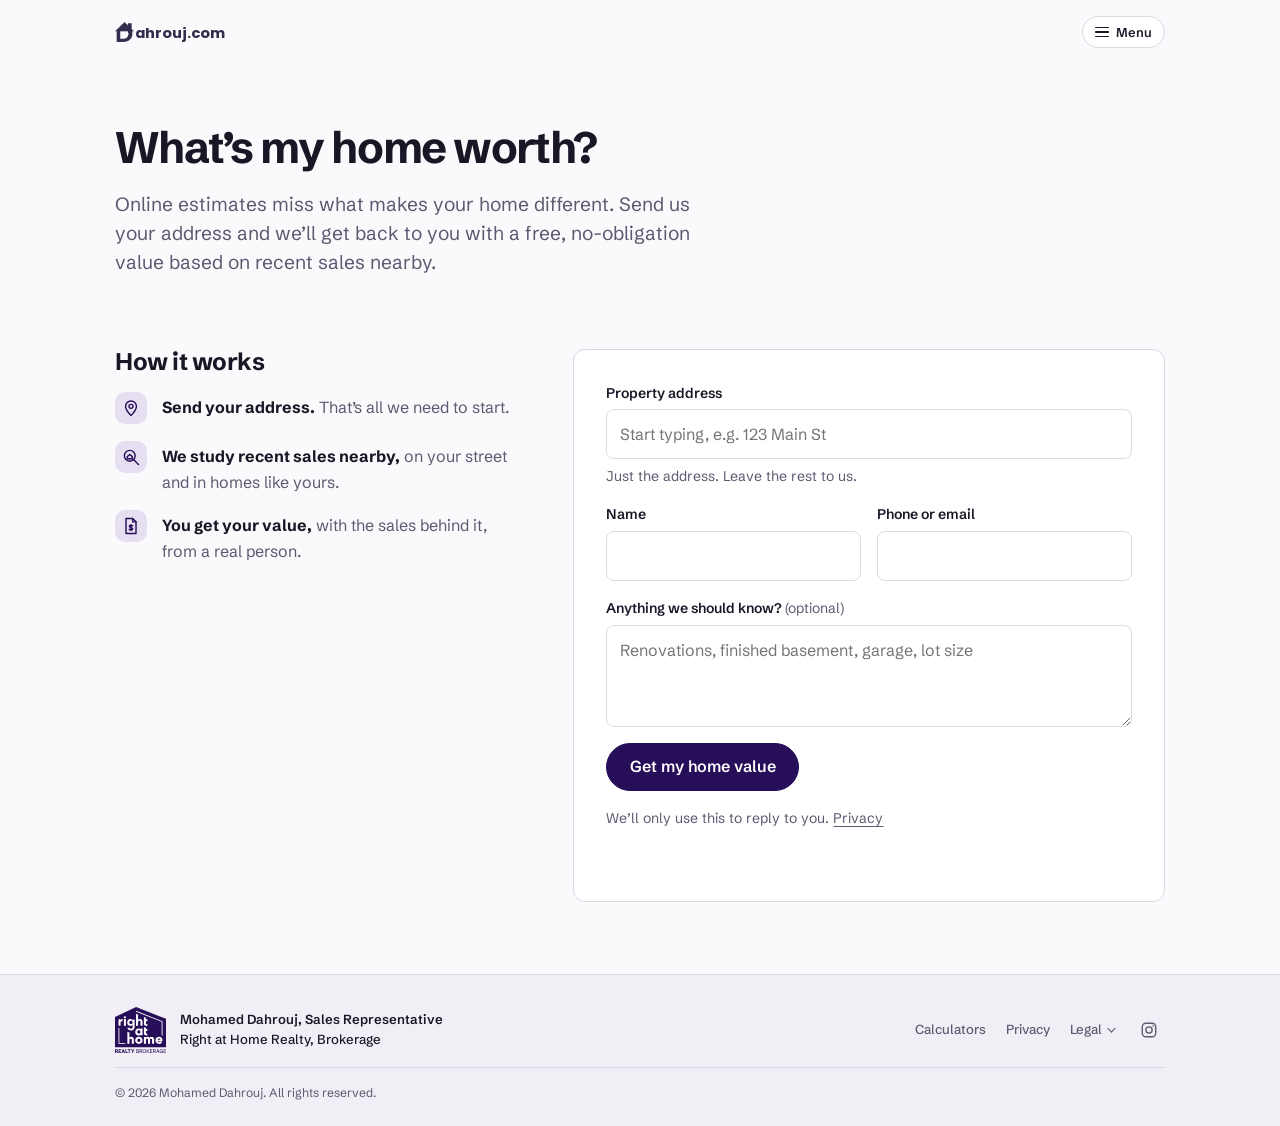
<file: home-value.html>
<!DOCTYPE html>
<html lang="en-CA">
<head>
  <meta charset="utf-8">
  <meta name="viewport" content="width=device-width, initial-scale=1, viewport-fit=cover">
  <title>What’s My Home Worth? Free Ottawa Home Valuation</title>
  <meta name="description" content="Get a free, no-obligation value for your Ottawa home based on recent sales nearby. Just send your address.">
  <link rel="canonical" href="https://www.dahrouj.com/home-value.html">
  <meta property="og:url" content="https://www.dahrouj.com/home-value.html">
  <meta property="og:type" content="website">
  <meta property="og:title" content="What’s My Home Worth? Free Ottawa Home Valuation">
  <meta property="og:description" content="Get a free, no-obligation value for your Ottawa home based on recent sales nearby. Just send your address.">
  <meta property="og:image" content="https://www.dahrouj.com/assets/img/share/home-value.jpg">
  <meta property="og:image:type" content="image/jpeg">
  <meta property="og:image:width" content="1200">
  <meta property="og:image:height" content="630">
  <meta property="og:image:alt" content="Parliament Hill with the words: What's your Ottawa home worth?">
  <meta property="og:site_name" content="dahrouj.com">
  <meta property="og:locale" content="en_CA">
  <meta name="twitter:card" content="summary_large_image">
  <link rel="icon" href="assets/img/favicon-192x192.png" sizes="192x192" type="image/png">
  <link rel="icon" href="assets/img/favicon-48x48.png" sizes="48x48" type="image/png">
  <link rel="icon" href="assets/img/favicon-32x32.png" sizes="32x32" type="image/png">
  <link rel="apple-touch-icon" href="assets/img/apple-touch-icon.png">
  <link rel="preload" href="assets/fonts/schibsted-grotesk-latin-400-normal.woff2" as="font" type="font/woff2" crossorigin>
  <link rel="stylesheet" href="assets/css/site.css">
</head>
<body>
<!--SITE-BODY-START-->
<a class="skip" href="#main">Skip to content</a>
<header class="top" id="top">
  <div class="wrap top-row">
    <a class="brand" href="./" aria-label="dahrouj.com, home">
      <span class="brand-mark" aria-hidden="true"></span><span class="brand-text" aria-hidden="true">ahrouj.com</span>
    </a>
    <button class="menu-btn" type="button" aria-expanded="false" aria-controls="site-nav">
      <span class="menu-icon" aria-hidden="true"></span><span class="menu-label">Menu</span>
    </button>
    <nav class="nav" id="site-nav" aria-label="Main">
        <a href="home-value.html" aria-current="page">What’s my home worth?</a>
        <a href="market.html">Ottawa Market</a>
        <a href="moving-to-ottawa.html">Moving to Ottawa</a>
        <a href="fairfee.html"><span class="ff-word">Fair<b>Fee</b></span><sup>™</sup></a>
        <a href="contact.html">Contact</a>
    </nav>
  </div>
</header>

<main id="main" class="wrap">
  <section class="page-head">
    <h1>What’s my home worth?</h1>
    <p class="lede">Online estimates miss what makes your home different. Send us your address and we’ll get back to you with a free, no-obligation value based on recent sales nearby.</p>
  </section>
  <section class="calc-block value-block" id="value" aria-labelledby="val-h">
    <div class="calc-intro">
      <h2 id="val-h">How it works</h2>
      <ol class="steps icon-steps">
        <li><svg class="li-ico" viewBox="0 0 24 24" aria-hidden="true"><path d="M12 21s-6.5-6.2-6.5-11a6.5 6.5 0 0 1 13 0c0 4.8-6.5 11-6.5 11z"/><circle cx="12" cy="10" r="2.4"/></svg><span><strong>Send your address.</strong> That’s all we need to start.</span></li>
        <li><svg class="li-ico" viewBox="0 0 24 24" aria-hidden="true"><circle cx="10.5" cy="10.5" r="6.5"/><path d="M15.4 15.4 21 21"/><path d="M7.5 11.5 10.5 9l3 2.5V14h-6z"/></svg><span><strong>We study recent sales nearby,</strong> on your street and in homes like yours.</span></li>
        <li><svg class="li-ico" viewBox="0 0 24 24" aria-hidden="true"><path d="M6 3h8l4 4v14H6z"/><path d="M14 3v4h4"/><path d="M12 10.5v7M14 11.8c-.4-.6-1.1-.9-2-.9-1.1 0-2 .6-2 1.5 0 2 4 1 4 3 0 .9-.9 1.5-2 1.5-.9 0-1.7-.4-2.1-1"/></svg><span><strong>You get your value,</strong> with the sales behind it, from a real person.</span></li>
      </ol>
    </div>
    <form class="calc-form" id="value-form" data-form="valuation" novalidate autocomplete="off">
      <div class="field addr">
        <label for="v-address">Property address</label>
        <input id="v-address" name="address" type="text" required placeholder="Start typing, e.g. 123 Main St" role="combobox" aria-describedby="v-address-hint" aria-autocomplete="list" aria-expanded="false" aria-controls="v-address-list" autocomplete="off">
        <ul class="addr-list" id="v-address-list" role="listbox" hidden></ul>
        <p class="hint" id="v-address-hint">Just the address. Leave the rest to us.</p>
        <input type="hidden" name="postal_code" id="v-postal">
        <input type="hidden" name="coordinates" id="v-coords">
      </div>
      <div class="field-row">
        <div class="field">
          <label for="v-name">Name</label>
          <input id="v-name" name="name" autocomplete="name" required>
        </div>
        <div class="field">
          <label for="v-contact">Phone or email</label>
          <input id="v-contact" name="contact" autocomplete="email" inputmode="email" required>
        </div>
      </div>
      <div class="field">
        <label for="v-notes">Anything we should know? <span class="opt">(optional)</span></label>
        <textarea id="v-notes" name="notes" rows="3" placeholder="Renovations, finished basement, garage, lot size"></textarea>
      </div>
      <input type="checkbox" name="botcheck" class="hp" tabindex="-1" autocomplete="off" aria-hidden="true">
      <button class="btn" type="submit">Get my home value</button>
      <p class="form-privacy">We’ll only use this to reply to you. <a href="privacy.html">Privacy</a></p>
      <p class="form-status" role="status" aria-live="polite"></p>
    </form>
  </section>

</main>

<footer class="foot">
  <div class="wrap foot-row">
    <div class="brokerage">
      <picture>
        <source srcset="assets/img/rahr-logo-white.svg" media="(prefers-color-scheme: dark)">
        <img class="rahr-logo" src="assets/img/rahr-logo.svg" alt="Right at Home Realty, Brokerage" width="85" height="77">
      </picture>
      <span class="brokerage-name"><span class="agent-name">Mohamed Dahrouj, Sales Representative</span><span>Right at Home Realty, Brokerage</span></span>
    </div>
    <nav class="foot-meta" aria-label="Footer">
      <a class="foot-link" href="calculators.html">Calculators</a>
      <a class="foot-link" href="privacy.html">Privacy</a>
      <button class="foot-link legal-btn" type="button" aria-expanded="false" aria-controls="legal-text">Legal</button>
      <a class="social" href="https://www.instagram.com/dahroujrealestate" target="_blank" rel="noopener" aria-label="Instagram"><svg viewBox="0 0 24 24" aria-hidden="true"><rect x="3" y="3" width="18" height="18" rx="5"/><circle cx="12" cy="12" r="4.2"/><circle cx="17.4" cy="6.6" r="1.1" class="dot"/></svg></a>
    </nav>
    <div class="legal-text" id="legal-text">
      <p>Right at Home Realty, Brokerage, independently owned and operated, 14 Chamberlain Ave, Suite 101, Ottawa, ON K1S 1V9. Office 613-369-5199. Not intended to solicit buyers or sellers currently under contract with a brokerage.</p>
      <p>MLS®, Multiple Listing Service® and REALTOR® are trademarks controlled by the Canadian Real Estate Association. FairFee™ is a trademark of its owner.</p>
    </div>
    <p class="foot-copy">© <span class="year">2026</span> Mohamed Dahrouj. All rights reserved.</p>
  </div>
</footer>
<!--SITE-BODY-END-->
<script src="assets/js/site.js" defer></script>
</body>
</html>
</file>
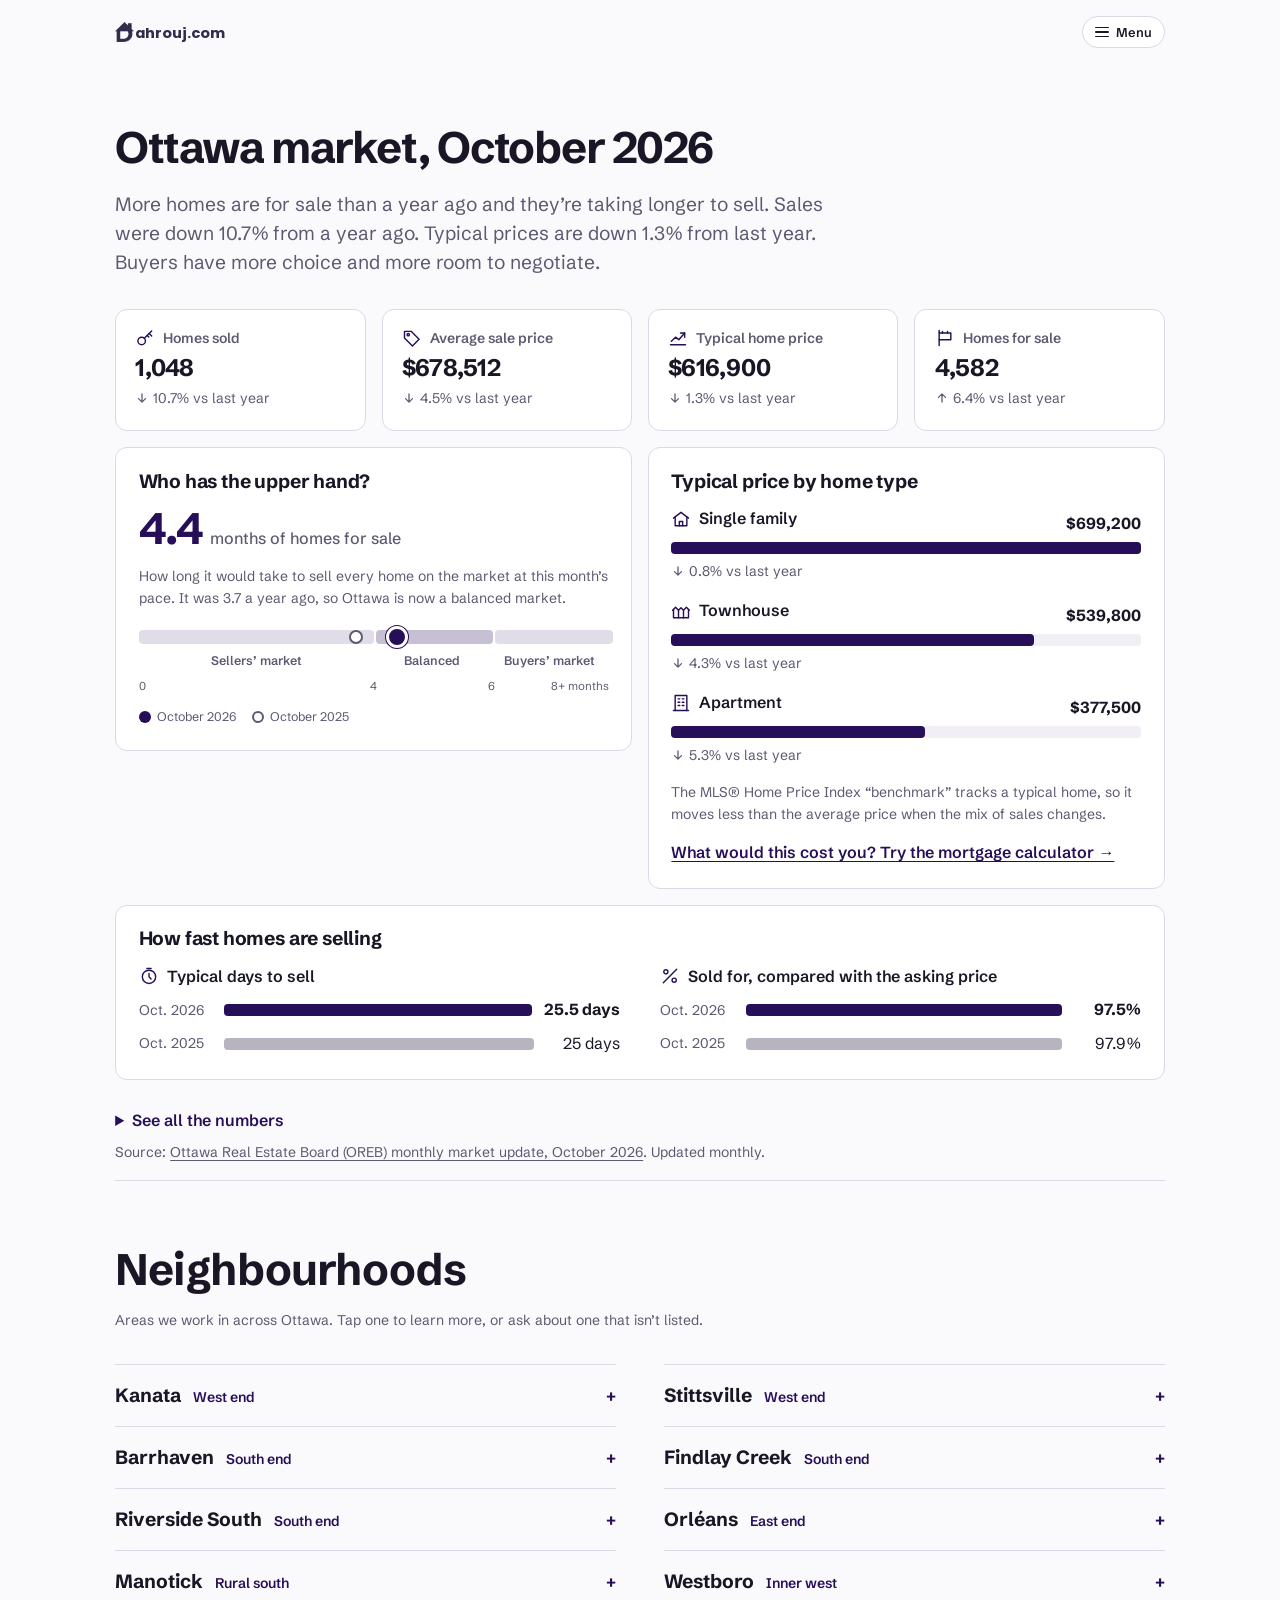
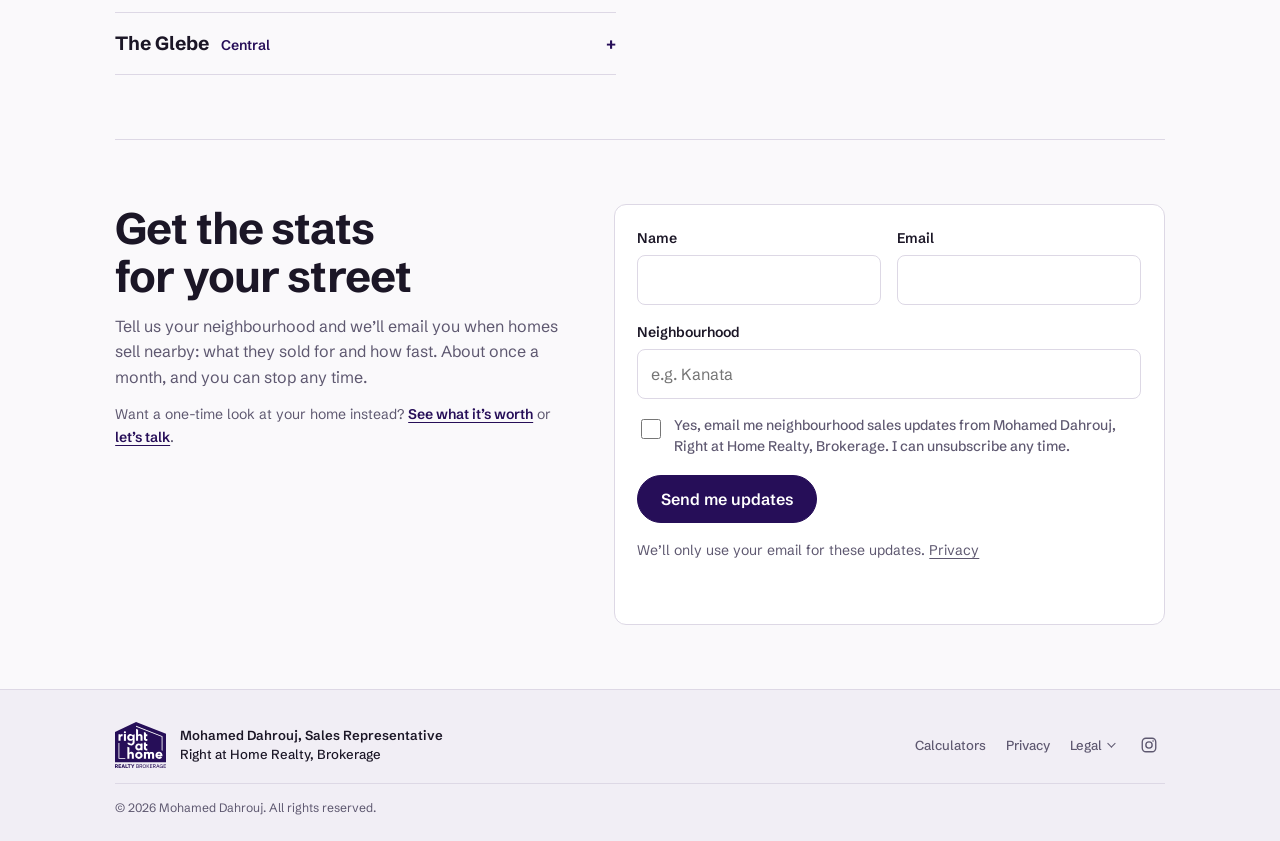
<file: market.html>
<!DOCTYPE html>
<html lang="en-CA">
<head>
  <meta charset="utf-8">
  <meta name="viewport" content="width=device-width, initial-scale=1, viewport-fit=cover">
  <title>Ottawa Real Estate Market: Monthly Stats & Neighbourhoods</title>
  <meta name="description" content="Monthly Ottawa real estate numbers from the Ottawa Real Estate Board, plus guides to Kanata, Stittsville, Barrhaven, Findlay Creek, Riverside South, Orléans, Manotick, Westboro and the Glebe.">
  <link rel="canonical" href="https://www.dahrouj.com/market.html">
  <meta property="og:url" content="https://www.dahrouj.com/market.html">
  <meta property="og:type" content="website">
  <meta property="og:title" content="Ottawa Real Estate Market: Monthly Stats & Neighbourhoods">
  <meta property="og:description" content="Monthly Ottawa real estate numbers from the Ottawa Real Estate Board, plus guides to Kanata, Stittsville, Barrhaven, Findlay Creek, Riverside South, Orléans, Manotick, Westboro and the Glebe.">
  <meta property="og:image" content="https://www.dahrouj.com/assets/img/share/market.jpg">
  <meta property="og:image:type" content="image/jpeg">
  <meta property="og:image:width" content="1200">
  <meta property="og:image:height" content="630">
  <meta property="og:image:alt" content="Bar chart graphic with the words: Ottawa real estate market">
  <meta property="og:site_name" content="dahrouj.com">
  <meta property="og:locale" content="en_CA">
  <meta name="twitter:card" content="summary_large_image">
  <link rel="icon" href="assets/img/favicon-192x192.png" sizes="192x192" type="image/png">
  <link rel="icon" href="assets/img/favicon-48x48.png" sizes="48x48" type="image/png">
  <link rel="icon" href="assets/img/favicon-32x32.png" sizes="32x32" type="image/png">
  <link rel="apple-touch-icon" href="assets/img/apple-touch-icon.png">
  <link rel="preload" href="assets/fonts/schibsted-grotesk-latin-400-normal.woff2" as="font" type="font/woff2" crossorigin>
  <link rel="stylesheet" href="assets/css/site.css">
</head>
<body>
<!--SITE-BODY-START-->
<a class="skip" href="#main">Skip to content</a>
<header class="top" id="top">
  <div class="wrap top-row">
    <a class="brand" href="./" aria-label="dahrouj.com, home">
      <span class="brand-mark" aria-hidden="true"></span><span class="brand-text" aria-hidden="true">ahrouj.com</span>
    </a>
    <button class="menu-btn" type="button" aria-expanded="false" aria-controls="site-nav">
      <span class="menu-icon" aria-hidden="true"></span><span class="menu-label">Menu</span>
    </button>
    <nav class="nav" id="site-nav" aria-label="Main">
        <a href="home-value.html">What’s my home worth?</a>
        <a href="market.html" aria-current="page">Ottawa Market</a>
        <a href="moving-to-ottawa.html">Moving to Ottawa</a>
        <a href="fairfee.html"><span class="ff-word">Fair<b>Fee</b></span><sup>™</sup></a>
        <a href="contact.html">Contact</a>
    </nav>
  </div>
</header>

<main id="main" class="wrap">
  <section class="page-head">
    <h1>Ottawa market, October 2026</h1>
    <p class="lede mk-summary">More homes are for sale than a year ago and they’re taking longer to sell. Sales were down 10.7% from a year ago. Typical prices are down 1.3% from last year. Buyers have more choice and more room to negotiate.</p>
  </section>

  <section class="mk-section" aria-label="Key numbers">
    <dl class="kpis">
      <div class="kpi"><dt><svg class="mk-ico" viewBox="0 0 24 24" aria-hidden="true"><circle cx="8" cy="15.5" r="4.5"/><path d="M11.2 12.3 20 3.5"/><path d="M17 6.5l3 3"/><path d="M14.6 8.9l2 2"/></svg>Homes sold</dt><dd class="kpi-val">1,048</dd><dd><span class="chg"><svg class="chg-ico" viewBox="0 0 24 24" aria-hidden="true"><path d="M12 5v14M6 13l6 6 6-6"/></svg><span><span class="vh">down </span>10.7% vs last year</span></span></dd></div>
      <div class="kpi"><dt><svg class="mk-ico" viewBox="0 0 24 24" aria-hidden="true"><path d="M3 12V4h8l9.5 9.5-8 8z"/><circle cx="7.5" cy="8" r="1.4"/></svg>Average sale price</dt><dd class="kpi-val">$678,512</dd><dd><span class="chg"><svg class="chg-ico" viewBox="0 0 24 24" aria-hidden="true"><path d="M12 5v14M6 13l6 6 6-6"/></svg><span><span class="vh">down </span>4.5% vs last year</span></span></dd></div>
      <div class="kpi"><dt><svg class="mk-ico" viewBox="0 0 24 24" aria-hidden="true"><path d="M3 20h18"/><path d="M4 16l5-5 4 3 7-8"/><path d="M15 6h5v5"/></svg>Typical home price</dt><dd class="kpi-val">$616,900</dd><dd><span class="chg"><svg class="chg-ico" viewBox="0 0 24 24" aria-hidden="true"><path d="M12 5v14M6 13l6 6 6-6"/></svg><span><span class="vh">down </span>1.3% vs last year</span></span></dd></div>
      <div class="kpi"><dt><svg class="mk-ico" viewBox="0 0 24 24" aria-hidden="true"><path d="M5 21V3"/><path d="M5 6h14v8H5"/><path d="M9 6v-2M15 6v-2"/></svg>Homes for sale</dt><dd class="kpi-val">4,582</dd><dd><span class="chg"><svg class="chg-ico" viewBox="0 0 24 24" aria-hidden="true"><path d="M12 19V5M6 11l6-6 6 6"/></svg><span><span class="vh">up </span>6.4% vs last year</span></span></dd></div>
    </dl>
  </section>

  <section class="mk-grid">
    <div class="mk-card">
      <h2 class="h3">Who has the upper hand?</h2>
      <p class="mk-big">4.4 <span>months of homes for sale</span></p>
      <p class="fine">How long it would take to sell every home on the market at this month’s pace. It was 3.7 a year ago, so Ottawa is now a balanced market.</p>
      <div class="meter" role="img" aria-label="4.4 months of inventory, a balanced market. A year ago it was 3.7 months.">
          <div class="meter-track"><span class="zone z1"></span><span class="zone z2"></span><span class="zone z3"></span>
            <span class="meter-last" style="left:46.2%" title="October 2025: 3.7 months"></span>
            <span class="meter-now" style="left:55.0%" title="October 2026: 4.4 months"></span></div>
          <div class="meter-zones" aria-hidden="true"><span>Sellers’ market</span><span>Balanced</span><span>Buyers’ market</span></div>
          <div class="meter-axis" aria-hidden="true"><span style="left:0">0</span><span style="left:50%">4</span><span style="left:75%">6</span><span style="left:100%">8+ months</span></div>
        </div>
      <p class="meter-key"><span class="key-now"></span>October 2026 <span class="key-last"></span>October 2025</p>
    </div>
    <div class="mk-card">
      <h2 class="h3">Typical price by home type</h2>
      <ul class="tbars">
          <li><div class="tbar-head"><span class="tbar-name"><svg class="mk-ico" viewBox="0 0 24 24" aria-hidden="true"><path d="M3 11 12 4l9 7"/><path d="M5 9.5V20h14V9.5"/><path d="M10 20v-5h4v5"/></svg>Single family</span><span class="tbar-val">$699,200</span></div>
            <div class="tbar" title="Single family: $699,200, down 0.8% from a year ago"><span style="width:100.0%"></span></div>
            <span class="chg"><svg class="chg-ico" viewBox="0 0 24 24" aria-hidden="true"><path d="M12 5v14M6 13l6 6 6-6"/></svg><span><span class="vh">down </span>0.8% vs last year</span></span></li>
          <li><div class="tbar-head"><span class="tbar-name"><svg class="mk-ico" viewBox="0 0 24 24" aria-hidden="true"><path d="M2 11l3.5-3.5L9 11l3-3 3 3 3.5-3.5L22 11"/><path d="M3 10v10h18V10"/><path d="M9 11v9M15 11v9"/></svg>Townhouse</span><span class="tbar-val">$539,800</span></div>
            <div class="tbar" title="Townhouse: $539,800, down 4.3% from a year ago"><span style="width:77.2%"></span></div>
            <span class="chg"><svg class="chg-ico" viewBox="0 0 24 24" aria-hidden="true"><path d="M12 5v14M6 13l6 6 6-6"/></svg><span><span class="vh">down </span>4.3% vs last year</span></span></li>
          <li><div class="tbar-head"><span class="tbar-name"><svg class="mk-ico" viewBox="0 0 24 24" aria-hidden="true"><path d="M5 21V3h14v18"/><path d="M3 21h18"/><path d="M8.5 7h2M13.5 7h2M8.5 11h2M13.5 11h2M8.5 15h2M13.5 15h2"/></svg>Apartment</span><span class="tbar-val">$377,500</span></div>
            <div class="tbar" title="Apartment: $377,500, down 5.3% from a year ago"><span style="width:54.0%"></span></div>
            <span class="chg"><svg class="chg-ico" viewBox="0 0 24 24" aria-hidden="true"><path d="M12 5v14M6 13l6 6 6-6"/></svg><span><span class="vh">down </span>5.3% vs last year</span></span></li>
      </ul>
      <p class="fine">The MLS® Home Price Index “benchmark” tracks a typical home, so it moves less than the average price when the mix of sales changes.</p>
      <p class="mk-link"><a class="link" href="calculators.html#payment">What would this cost you? Try the mortgage calculator →</a></p>
    </div>
    <div class="mk-card mk-wide">
      <h2 class="h3">How fast homes are selling</h2>
      <div class="paces">
<div class="pace"><p class="pace-label"><svg class="mk-ico" viewBox="0 0 24 24" aria-hidden="true"><circle cx="12" cy="13" r="8"/><path d="M12 9v4l2.5 2.5"/><path d="M9.5 3h5"/></svg>Typical days to sell</p>
            <div class="pace-row"><span class="pace-year">Oct. 2026</span><span class="pace-bar now" style="width:100%" title="October 2026: 25.5 days"></span><b>25.5 days</b></div>
            <div class="pace-row"><span class="pace-year">Oct. 2025</span><span class="pace-bar last" style="width:98%" title="October 2025: 25 days"></span><span>25 days</span></div></div>
<div class="pace"><p class="pace-label"><svg class="mk-ico" viewBox="0 0 24 24" aria-hidden="true"><path d="M4 20 20 4"/><circle cx="7" cy="7" r="2.5"/><circle cx="17" cy="17" r="2.5"/></svg>Sold for, compared with the asking price</p>
            <div class="pace-row"><span class="pace-year">Oct. 2026</span><span class="pace-bar now" style="width:100%" title="October 2026: 97.5%"></span><b>97.5%</b></div>
            <div class="pace-row"><span class="pace-year">Oct. 2025</span><span class="pace-bar last" style="width:100%" title="October 2025: 97.9%"></span><span>97.9%</span></div></div>
      </div>
    </div>
  </section>

  <details class="more-stats mk-table">
    <summary>See all the numbers</summary>
    <div class="table-wrap"><table class="stats">
      <thead><tr><th scope="col">Citywide</th><th scope="col">October 2026</th><th scope="col">vs a year ago</th></tr></thead>
      <tbody>
            <tr><td>Homes sold</td><td>1,048</td><td>−10.7%</td></tr>
            <tr><td>Average price</td><td>$678,512</td><td>−4.5%</td></tr>
            <tr><td>Median price</td><td>$622,000</td><td>−3.9%</td></tr>
            <tr><td>Benchmark price (MLS® HPI)</td><td>$616,900</td><td>−1.3%</td></tr>
            <tr><td>New listings</td><td>2,382</td><td>−1.2%</td></tr>
            <tr><td>Homes for sale</td><td>4,582</td><td>+6.4%</td></tr>
            <tr><td>Months of inventory</td><td>4.4</td><td>3.7 last year</td></tr>
            <tr><td>Median days on market</td><td>25.5</td><td>25 last year</td></tr>
            <tr><td>Sale-to-list price</td><td>97.5%</td><td>97.9% last year</td></tr>
      </tbody>
    </table></div>
  </details>
  <p class="source">Source: <a href="https://www.oreb.ca/wp-content/uploads/2026/11/OREB_MarketUpdate_HLP_October26.pdf" target="_blank" rel="noopener">Ottawa Real Estate Board (OREB) monthly market update, October 2026</a>. Updated monthly.</p>

  <section class="section neighbourhoods" id="neighbourhoods" aria-labelledby="nb-h">
    <h2 id="nb-h">Neighbourhoods</h2>
    <p class="fine">Areas we work in across Ottawa. Tap one to learn more, or ask about one that isn’t listed.</p>
    <div class="areas">
      <details class="area" id="kanata">
        <summary><span class="area-name">Kanata</span><span class="area-region">West end</span></summary>
        <p>A large west-end suburb built around the Kanata North tech park, with established neighbourhoods like Kanata Lakes, Beaverbrook, Bridlewood and Morgan’s Grant.</p>
        <p class="area-homes">Detached family homes and townhomes, close to the Canadian Tire Centre, Kanata Centrum and the Queensway.</p>
      </details>
      <details class="area" id="stittsville">
        <summary><span class="area-name">Stittsville</span><span class="area-region">West end</span></summary>
        <p>Just southwest of Kanata, with a village-style main street and newer subdivisions growing around it.</p>
        <p class="area-homes">Mostly newer detached homes and townhomes, with the Trans Canada Trail running through town.</p>
      </details>
      <details class="area" id="barrhaven">
        <summary><span class="area-name">Barrhaven</span><span class="area-region">South end</span></summary>
        <p>One of Ottawa’s biggest family suburbs, including Stonebridge and Half Moon Bay, with its own shopping, schools and recreation centres.</p>
        <p class="area-homes">Detached homes and townhomes, many built in the last twenty years.</p>
      </details>
      <details class="area" id="findlay-creek">
        <summary><span class="area-name">Findlay Creek</span><span class="area-region">South end</span></summary>
        <p>A newer community off Bank Street and Leitrim Road near the airport, with parks, trails and new schools.</p>
        <p class="area-homes">Mostly newer townhomes and detached homes, popular with first-time buyers moving up.</p>
      </details>
      <details class="area" id="riverside-south">
        <summary><span class="area-name">Riverside South</span><span class="area-region">South end</span></summary>
        <p>A growing community along the Rideau River, across from Barrhaven and connected to the O-Train’s Trillium Line.</p>
        <p class="area-homes">Newer detached homes and townhomes, with more construction under way.</p>
      </details>
      <details class="area" id="orleans">
        <summary><span class="area-name">Orléans</span><span class="area-region">East end</span></summary>
        <p>A large, bilingual east-end community along the Ottawa River, with established and newer neighbourhoods side by side.</p>
        <p class="area-homes">A wide mix, from older bungalows and split-levels to new townhomes.</p>
      </details>
      <details class="area" id="manotick">
        <summary><span class="area-name">Manotick</span><span class="area-region">Rural south</span></summary>
        <p>A historic village on the Rideau River, known for Watson’s Mill and its quiet, small-town feel.</p>
        <p class="area-homes">Larger lots, estate homes and waterfront properties within reach of the city.</p>
      </details>
      <details class="area" id="westboro">
        <summary><span class="area-name">Westboro</span><span class="area-region">Inner west</span></summary>
        <p>A walkable inner-city neighbourhood centred on Richmond Road shops and restaurants, close to the Ottawa River pathways.</p>
        <p class="area-homes">Older homes, modern infill and condos.</p>
      </details>
      <details class="area" id="glebe">
        <summary><span class="area-name">The Glebe</span><span class="area-region">Central</span></summary>
        <p>Our home base. A central neighbourhood between Bank Street, Lansdowne Park and the Rideau Canal.</p>
        <p class="area-homes">Older brick homes, semis and low-rise condos in walking distance of downtown.</p>
      </details>
    </div>
  </section>

  <section class="section alerts" id="alerts" aria-labelledby="al-h">
    <div class="alerts-copy">
      <h2 id="al-h">Get the stats for your street</h2>
      <p>Tell us your neighbourhood and we’ll email you when homes sell nearby: what they sold for and how fast. About once a month, and you can stop any time.</p>
      <p class="fine">Want a one-time look at your home instead? <a href="home-value.html">See what it’s worth</a> or <a href="contact.html">let’s talk</a>.</p>
    </div>
    <form class="alerts-form" id="alerts-form" data-form="alerts" novalidate>
      <div class="field-row">
        <div class="field">
          <label for="al-name">Name</label>
          <input id="al-name" name="name" autocomplete="name" required>
        </div>
        <div class="field">
          <label for="al-email">Email</label>
          <input id="al-email" name="email" type="email" autocomplete="email" required>
        </div>
      </div>
      <div class="field">
          <label for="al-area">Neighbourhood</label>
          <input id="al-area" name="neighbourhood" list="al-areas" autocomplete="off" required placeholder="e.g. Kanata">
          <datalist id="al-areas"><option value="Kanata"></option><option value="Stittsville"></option><option value="Barrhaven"></option><option value="Findlay Creek"></option><option value="Riverside South"></option><option value="Orléans"></option><option value="Manotick"></option><option value="Westboro"></option><option value="The Glebe"></option></datalist>
      </div>
      <label class="check consent"><input id="al-consent" name="consent" type="checkbox" value="yes" required> <span>Yes, email me neighbourhood sales updates from Mohamed Dahrouj, Right at Home Realty, Brokerage. I can unsubscribe any time.</span></label>
      <input type="checkbox" name="botcheck" class="hp" tabindex="-1" autocomplete="off" aria-hidden="true">
      <button class="btn" type="submit">Send me updates</button>
      <p class="form-privacy">We’ll only use your email for these updates. <a href="privacy.html">Privacy</a></p>
      <p class="form-status" role="status" aria-live="polite"></p>
    </form>
  </section>
</main>

<footer class="foot">
  <div class="wrap foot-row">
    <div class="brokerage">
      <picture>
        <source srcset="assets/img/rahr-logo-white.svg" media="(prefers-color-scheme: dark)">
        <img class="rahr-logo" src="assets/img/rahr-logo.svg" alt="Right at Home Realty, Brokerage" width="85" height="77">
      </picture>
      <span class="brokerage-name"><span class="agent-name">Mohamed Dahrouj, Sales Representative</span><span>Right at Home Realty, Brokerage</span></span>
    </div>
    <nav class="foot-meta" aria-label="Footer">
      <a class="foot-link" href="calculators.html">Calculators</a>
      <a class="foot-link" href="privacy.html">Privacy</a>
      <button class="foot-link legal-btn" type="button" aria-expanded="false" aria-controls="legal-text">Legal</button>
      <a class="social" href="https://www.instagram.com/dahroujrealestate" target="_blank" rel="noopener" aria-label="Instagram"><svg viewBox="0 0 24 24" aria-hidden="true"><rect x="3" y="3" width="18" height="18" rx="5"/><circle cx="12" cy="12" r="4.2"/><circle cx="17.4" cy="6.6" r="1.1" class="dot"/></svg></a>
    </nav>
    <div class="legal-text" id="legal-text">
      <p>Right at Home Realty, Brokerage, independently owned and operated, 14 Chamberlain Ave, Suite 101, Ottawa, ON K1S 1V9. Office 613-369-5199. Not intended to solicit buyers or sellers currently under contract with a brokerage.</p>
      <p>MLS®, Multiple Listing Service® and REALTOR® are trademarks controlled by the Canadian Real Estate Association. FairFee™ is a trademark of its owner.</p>
    </div>
    <p class="foot-copy">© <span class="year">2026</span> Mohamed Dahrouj. All rights reserved.</p>
  </div>
</footer>
<nav class="callbar" aria-label="Call or text">
  <a href="tel:+16138695923"><svg viewBox="0 0 24 24" aria-hidden="true"><path d="M5 3h3.5l1.5 5-2 1.5a12 12 0 0 0 6.5 6.5L16 14l5 1.5V19a2 2 0 0 1-2 2A17 17 0 0 1 3 5a2 2 0 0 1 2-2z"/></svg>Call</a>
  <a href="sms:+16138695923"><svg viewBox="0 0 24 24" aria-hidden="true"><path d="M4 5h16v11H9l-5 4z"/></svg>Text</a>
</nav>
<!--SITE-BODY-END-->
<script src="assets/js/site.js" defer></script>
</body>
</html>
</file>
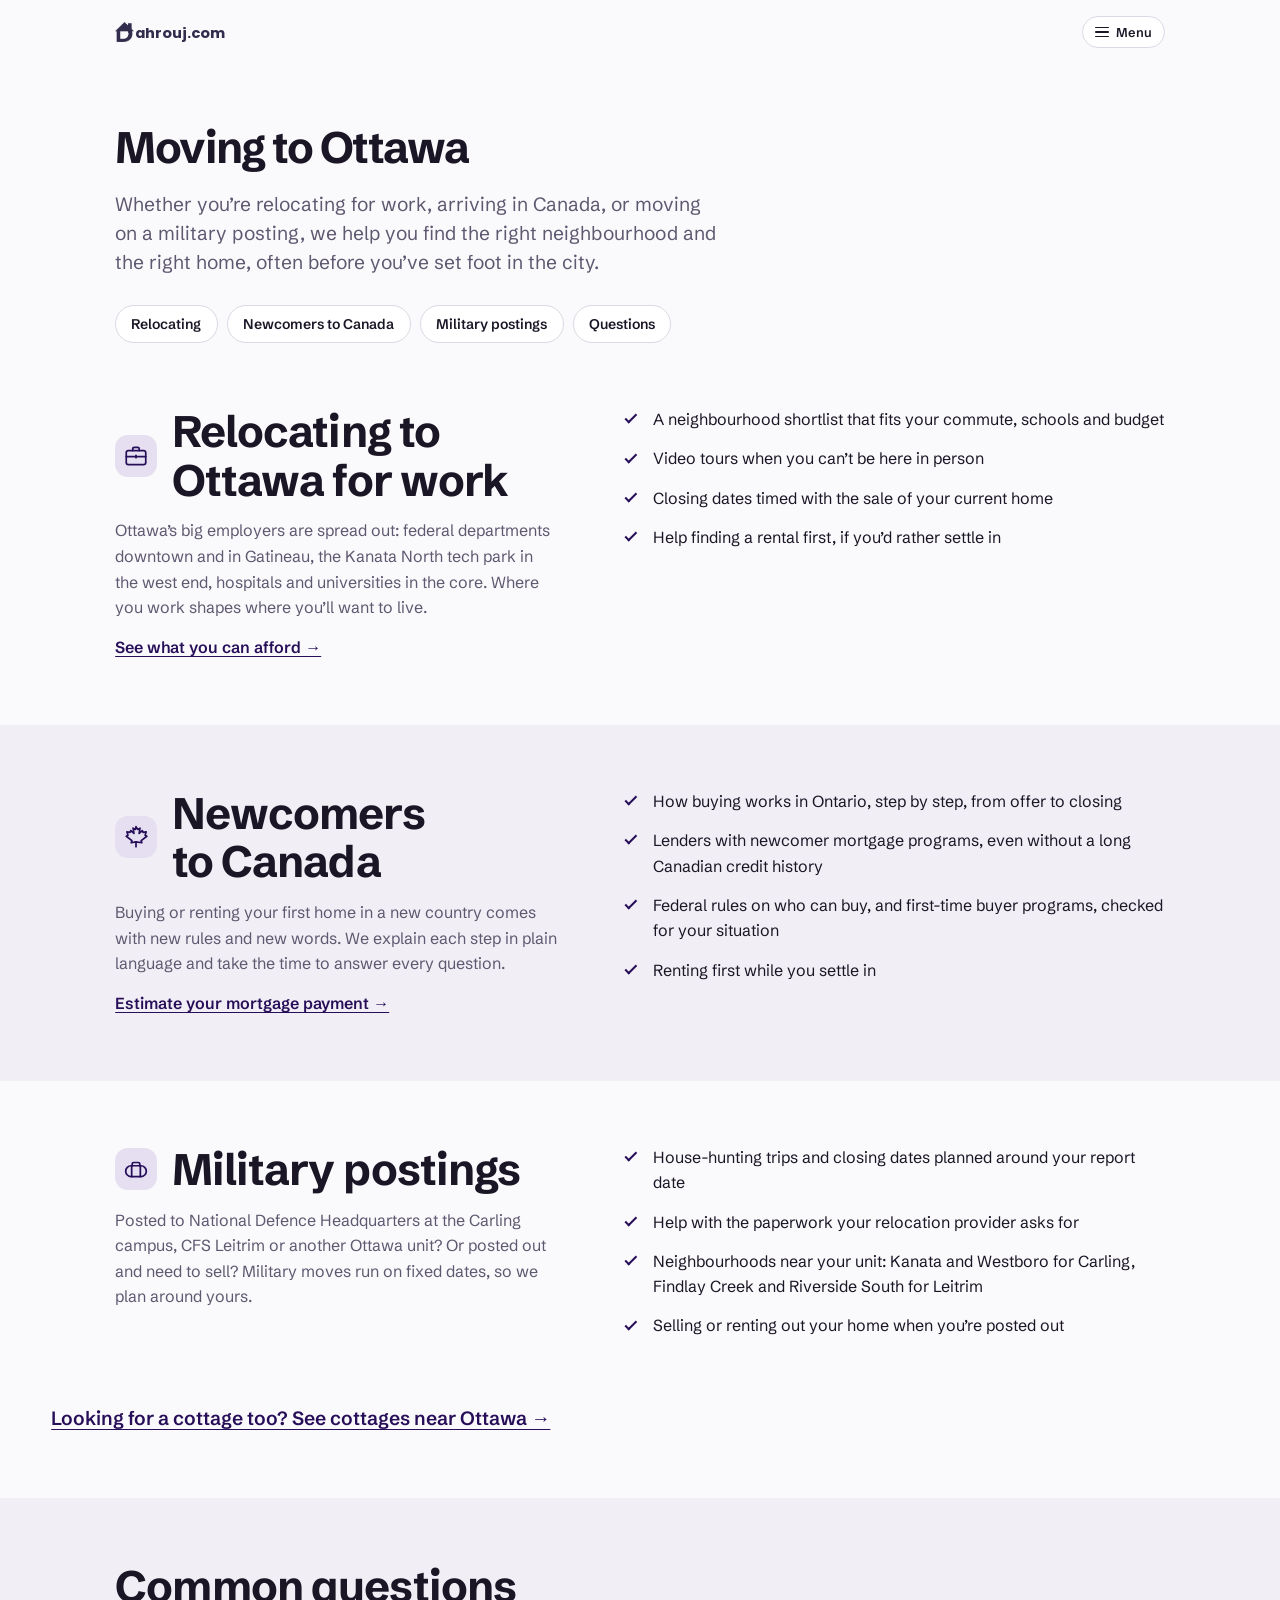
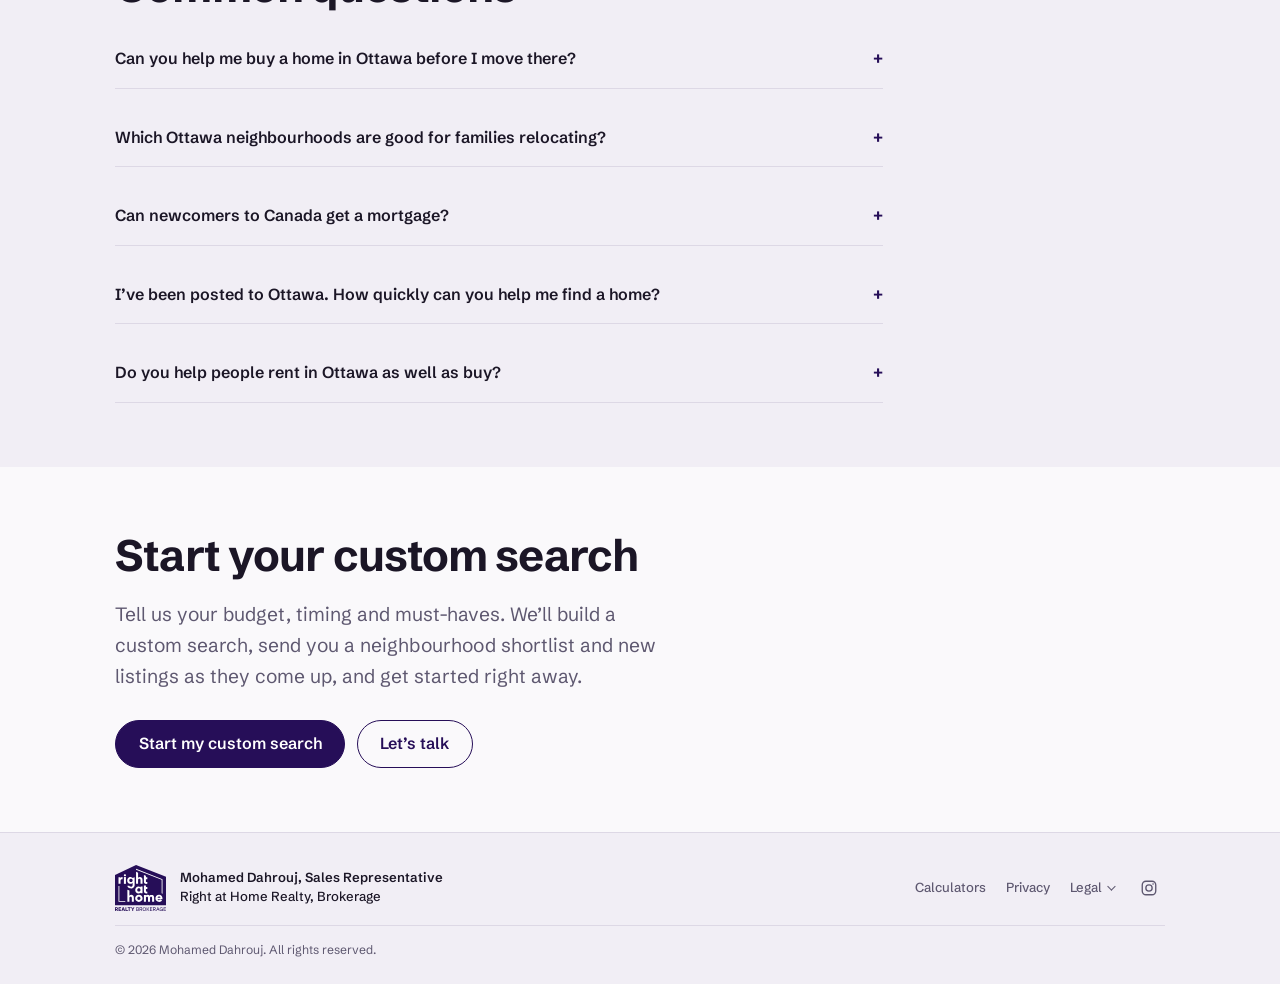
<file: moving-to-ottawa.html>
<!DOCTYPE html>
<html lang="en-CA">
<head>
  <meta charset="utf-8">
  <meta name="viewport" content="width=device-width, initial-scale=1, viewport-fit=cover">
  <title>Moving to Ottawa: Relocation, Newcomers & Military Postings</title>
  <meta name="description" content="Relocating to Ottawa, new to Canada, or posted to Ottawa with the Canadian Armed Forces? Get a neighbourhood shortlist, video tours and help buying or renting from an Ottawa real estate agent.">
  <link rel="canonical" href="https://www.dahrouj.com/moving-to-ottawa.html">
  <meta property="og:url" content="https://www.dahrouj.com/moving-to-ottawa.html">
  <meta property="og:type" content="website">
  <meta property="og:title" content="Moving to Ottawa: Relocation, Newcomers & Military Postings">
  <meta property="og:description" content="Relocating to Ottawa, new to Canada, or posted to Ottawa with the Canadian Armed Forces? Get a neighbourhood shortlist, video tours and help buying or renting from an Ottawa real estate agent.">
  <meta property="og:image" content="https://www.dahrouj.com/assets/img/share/moving.jpg">
  <meta property="og:image:type" content="image/jpeg">
  <meta property="og:image:width" content="1200">
  <meta property="og:image:height" content="630">
  <meta property="og:image:alt" content="Parliament Hill in autumn with the words: Moving to Ottawa">
  <meta property="og:site_name" content="dahrouj.com">
  <meta property="og:locale" content="en_CA">
  <meta name="twitter:card" content="summary_large_image">
  <link rel="icon" href="assets/img/favicon-192x192.png" sizes="192x192" type="image/png">
  <link rel="icon" href="assets/img/favicon-48x48.png" sizes="48x48" type="image/png">
  <link rel="icon" href="assets/img/favicon-32x32.png" sizes="32x32" type="image/png">
  <link rel="apple-touch-icon" href="assets/img/apple-touch-icon.png">
  <link rel="preload" href="assets/fonts/schibsted-grotesk-latin-400-normal.woff2" as="font" type="font/woff2" crossorigin>
  <link rel="stylesheet" href="assets/css/site.css">
  <script type="application/ld+json">{"@context": "https://schema.org", "@type": "FAQPage", "mainEntity": [{"@type": "Question", "name": "Can you help me buy a home in Ottawa before I move there?", "acceptedAnswer": {"@type": "Answer", "text": "Yes. We shortlist neighbourhoods and homes for you, tour them by live video, and handle offers and paperwork remotely, so many clients buy before they arrive."}}, {"@type": "Question", "name": "Which Ottawa neighbourhoods are good for families relocating?", "acceptedAnswer": {"@type": "Answer", "text": "It depends on where you’ll work and your budget. Kanata, Stittsville, Barrhaven, Findlay Creek, Riverside South and Orléans are popular family suburbs, while the Glebe and Westboro suit people who want to walk to shops and downtown."}}, {"@type": "Question", "name": "Can newcomers to Canada get a mortgage?", "acceptedAnswer": {"@type": "Answer", "text": "Many lenders have programs for newcomers, including permanent residents and some work permit holders, even without a long Canadian credit history. We connect you with mortgage specialists who work with newcomers."}}, {"@type": "Question", "name": "I’ve been posted to Ottawa. How quickly can you help me find a home?", "acceptedAnswer": {"@type": "Answer", "text": "We can start as soon as you have your posting message. We plan your house-hunting trip around the days you’re given and set closing dates to match your report date."}}, {"@type": "Question", "name": "Do you help people rent in Ottawa as well as buy?", "acceptedAnswer": {"@type": "Answer", "text": "Yes. Many people rent first while they get to know the city, and we help with finding and applying for leases."}}]}</script>
</head>
<body>
<!--SITE-BODY-START-->
<a class="skip" href="#main">Skip to content</a>
<header class="top" id="top">
  <div class="wrap top-row">
    <a class="brand" href="./" aria-label="dahrouj.com, home">
      <span class="brand-mark" aria-hidden="true"></span><span class="brand-text" aria-hidden="true">ahrouj.com</span>
    </a>
    <button class="menu-btn" type="button" aria-expanded="false" aria-controls="site-nav">
      <span class="menu-icon" aria-hidden="true"></span><span class="menu-label">Menu</span>
    </button>
    <nav class="nav" id="site-nav" aria-label="Main">
        <a href="home-value.html">What’s my home worth?</a>
        <a href="market.html">Ottawa Market</a>
        <a href="moving-to-ottawa.html" aria-current="page">Moving to Ottawa</a>
        <a href="fairfee.html"><span class="ff-word">Fair<b>Fee</b></span><sup>™</sup></a>
        <a href="contact.html">Contact</a>
    </nav>
  </div>
</header>

<main id="main">
  <section class="wrap page-head">
    <h1>Moving to Ottawa</h1>
    <p class="lede">Whether you’re relocating for work, arriving in Canada, or moving on a military posting, we help you find the right neighbourhood and the right home, often before you’ve set foot in the city.</p>
    <nav class="jump" aria-label="On this page">
      <a href="#relocating">Relocating</a><a href="#newcomers">Newcomers to Canada</a><a href="#military">Military postings</a><a href="#faq">Questions</a>
    </nav>
  </section>

  <section class="wrap section topic" id="relocating" aria-labelledby="rel-h">
    <div class="topic-intro">
      <div class="topic-head"><svg class="topic-ico" viewBox="0 0 24 24" aria-hidden="true"><rect x="3" y="7" width="18" height="13" rx="2"/><path d="M9 7V5.5A1.5 1.5 0 0 1 10.5 4h3A1.5 1.5 0 0 1 15 5.5V7"/><path d="M3 12.5h18"/><path d="M12 11.5v2"/></svg><h2 id="rel-h">Relocating to Ottawa for work</h2></div>
      <p>Ottawa’s big employers are spread out: federal departments downtown and in Gatineau, the Kanata North tech park in the west end, hospitals and universities in the core. Where you work shapes where you’ll want to live.</p>
      <p class="topic-link"><a class="link" href="calculators.html#afford">See what you can afford →</a></p>
    </div>
    <ul class="checks">
      <li>A neighbourhood shortlist that fits your commute, schools and budget</li>
      <li>Video tours when you can’t be here in person</li>
      <li>Closing dates timed with the sale of your current home</li>
      <li>Help finding a rental first, if you’d rather settle in</li>
    </ul>
  </section>

  <section class="band">
    <div class="wrap section topic" id="newcomers" aria-labelledby="new-h">
      <div class="topic-intro">
        <div class="topic-head"><svg class="topic-ico" viewBox="0 0 24 24" aria-hidden="true"><path d="M12 21v-4.5"/><path d="M12 16.5 7.6 17.3l.6-1.9-5.2-4.1 1.6-.9-1-3.2 2.8.6.8-1.7 2.9 2.6-.8-4.8 2.1 1.1L12 2.5l1.6 2.5 2.1-1.1-.8 4.8 2.9-2.6.8 1.7 2.8-.6-1 3.2 1.6.9-5.2 4.1.6 1.9z"/></svg><h2 id="new-h">Newcomers to Canada</h2></div>
        <p>Buying or renting your first home in a new country comes with new rules and new words. We explain each step in plain language and take the time to answer every question.</p>
        <p class="topic-link"><a class="link" href="calculators.html#payment">Estimate your mortgage payment →</a></p>
      </div>
      <ul class="checks">
        <li>How buying works in Ontario, step by step, from offer to closing</li>
        <li>Lenders with newcomer mortgage programs, even without a long Canadian credit history</li>
        <li>Federal rules on who can buy, and first-time buyer programs, checked for your situation</li>
        <li>Renting first while you settle in</li>
      </ul>
    </div>
  </section>

  <section class="wrap section topic" id="military" aria-labelledby="mil-h">
    <div class="topic-intro">
      <div class="topic-head"><svg class="topic-ico" viewBox="0 0 24 24" aria-hidden="true"><rect x="2.5" y="9" width="19" height="10" rx="5"/><path d="M8.5 9V7.5A1.5 1.5 0 0 1 10 6h4a1.5 1.5 0 0 1 1.5 1.5V9"/><path d="M8 9v10M16 9v10"/></svg><h2 id="mil-h">Military postings</h2></div>
      <p>Posted to National Defence Headquarters at the Carling campus, CFS Leitrim or another Ottawa unit? Or posted out and need to sell? Military moves run on fixed dates, so we plan around yours.</p>
    </div>
    <ul class="checks">
      <li>House-hunting trips and closing dates planned around your report date</li>
      <li>Help with the paperwork your relocation provider asks for</li>
      <li>Neighbourhoods near your unit: Kanata and Westboro for Carling, Findlay Creek and Riverside South for Leitrim</li>
      <li>Selling or renting out your home when you’re posted out</li>
    </ul>
  </section>

  <p class="wrap cottage-nudge"><a class="link" href="cottages.html">Looking for a cottage too? See cottages near Ottawa →</a></p>

  <section class="band">
    <div class="wrap section faq" id="faq" aria-labelledby="faq-h">
      <h2 id="faq-h">Common questions</h2>
      <details class="faq-item"><summary>Can you help me buy a home in Ottawa before I move there?</summary><p>Yes. We shortlist neighbourhoods and homes for you, tour them by live video, and handle offers and paperwork remotely, so many clients buy before they arrive.</p></details>
<details class="faq-item"><summary>Which Ottawa neighbourhoods are good for families relocating?</summary><p>It depends on where you’ll work and your budget. Kanata, Stittsville, Barrhaven, Findlay Creek, Riverside South and Orléans are popular family suburbs, while the Glebe and Westboro suit people who want to walk to shops and downtown.</p></details>
<details class="faq-item"><summary>Can newcomers to Canada get a mortgage?</summary><p>Many lenders have programs for newcomers, including permanent residents and some work permit holders, even without a long Canadian credit history. We connect you with mortgage specialists who work with newcomers.</p></details>
<details class="faq-item"><summary>I’ve been posted to Ottawa. How quickly can you help me find a home?</summary><p>We can start as soon as you have your posting message. We plan your house-hunting trip around the days you’re given and set closing dates to match your report date.</p></details>
<details class="faq-item"><summary>Do you help people rent in Ottawa as well as buy?</summary><p>Yes. Many people rent first while they get to know the city, and we help with finding and applying for leases.</p></details>
    </div>
  </section>

  <section class="wrap section closing">
    <h2>Start your custom search</h2>
    <p>Tell us your budget, timing and must-haves. We’ll build a custom search, send you a neighbourhood shortlist and new listings as they come up, and get started right away.</p>
    <div class="actions"><a class="btn" href="contact.html#search">Start my custom search</a><a class="btn btn-quiet" href="contact.html">Let’s talk</a></div>
  </section>
</main>

<footer class="foot">
  <div class="wrap foot-row">
    <div class="brokerage">
      <picture>
        <source srcset="assets/img/rahr-logo-white.svg" media="(prefers-color-scheme: dark)">
        <img class="rahr-logo" src="assets/img/rahr-logo.svg" alt="Right at Home Realty, Brokerage" width="85" height="77">
      </picture>
      <span class="brokerage-name"><span class="agent-name">Mohamed Dahrouj, Sales Representative</span><span>Right at Home Realty, Brokerage</span></span>
    </div>
    <nav class="foot-meta" aria-label="Footer">
      <a class="foot-link" href="calculators.html">Calculators</a>
      <a class="foot-link" href="privacy.html">Privacy</a>
      <button class="foot-link legal-btn" type="button" aria-expanded="false" aria-controls="legal-text">Legal</button>
      <a class="social" href="https://www.instagram.com/dahroujrealestate" target="_blank" rel="noopener" aria-label="Instagram"><svg viewBox="0 0 24 24" aria-hidden="true"><rect x="3" y="3" width="18" height="18" rx="5"/><circle cx="12" cy="12" r="4.2"/><circle cx="17.4" cy="6.6" r="1.1" class="dot"/></svg></a>
    </nav>
    <div class="legal-text" id="legal-text">
      <p>Right at Home Realty, Brokerage, independently owned and operated, 14 Chamberlain Ave, Suite 101, Ottawa, ON K1S 1V9. Office 613-369-5199. Not intended to solicit buyers or sellers currently under contract with a brokerage.</p>
      <p>MLS®, Multiple Listing Service® and REALTOR® are trademarks controlled by the Canadian Real Estate Association. FairFee™ is a trademark of its owner.</p>
    </div>
    <p class="foot-copy">© <span class="year">2026</span> Mohamed Dahrouj. All rights reserved.</p>
  </div>
</footer>
<nav class="callbar" aria-label="Call or text">
  <a href="tel:+16138695923"><svg viewBox="0 0 24 24" aria-hidden="true"><path d="M5 3h3.5l1.5 5-2 1.5a12 12 0 0 0 6.5 6.5L16 14l5 1.5V19a2 2 0 0 1-2 2A17 17 0 0 1 3 5a2 2 0 0 1 2-2z"/></svg>Call</a>
  <a href="sms:+16138695923"><svg viewBox="0 0 24 24" aria-hidden="true"><path d="M4 5h16v11H9l-5 4z"/></svg>Text</a>
</nav>
<!--SITE-BODY-END-->
<script src="assets/js/site.js" defer></script>
</body>
</html>
</file>
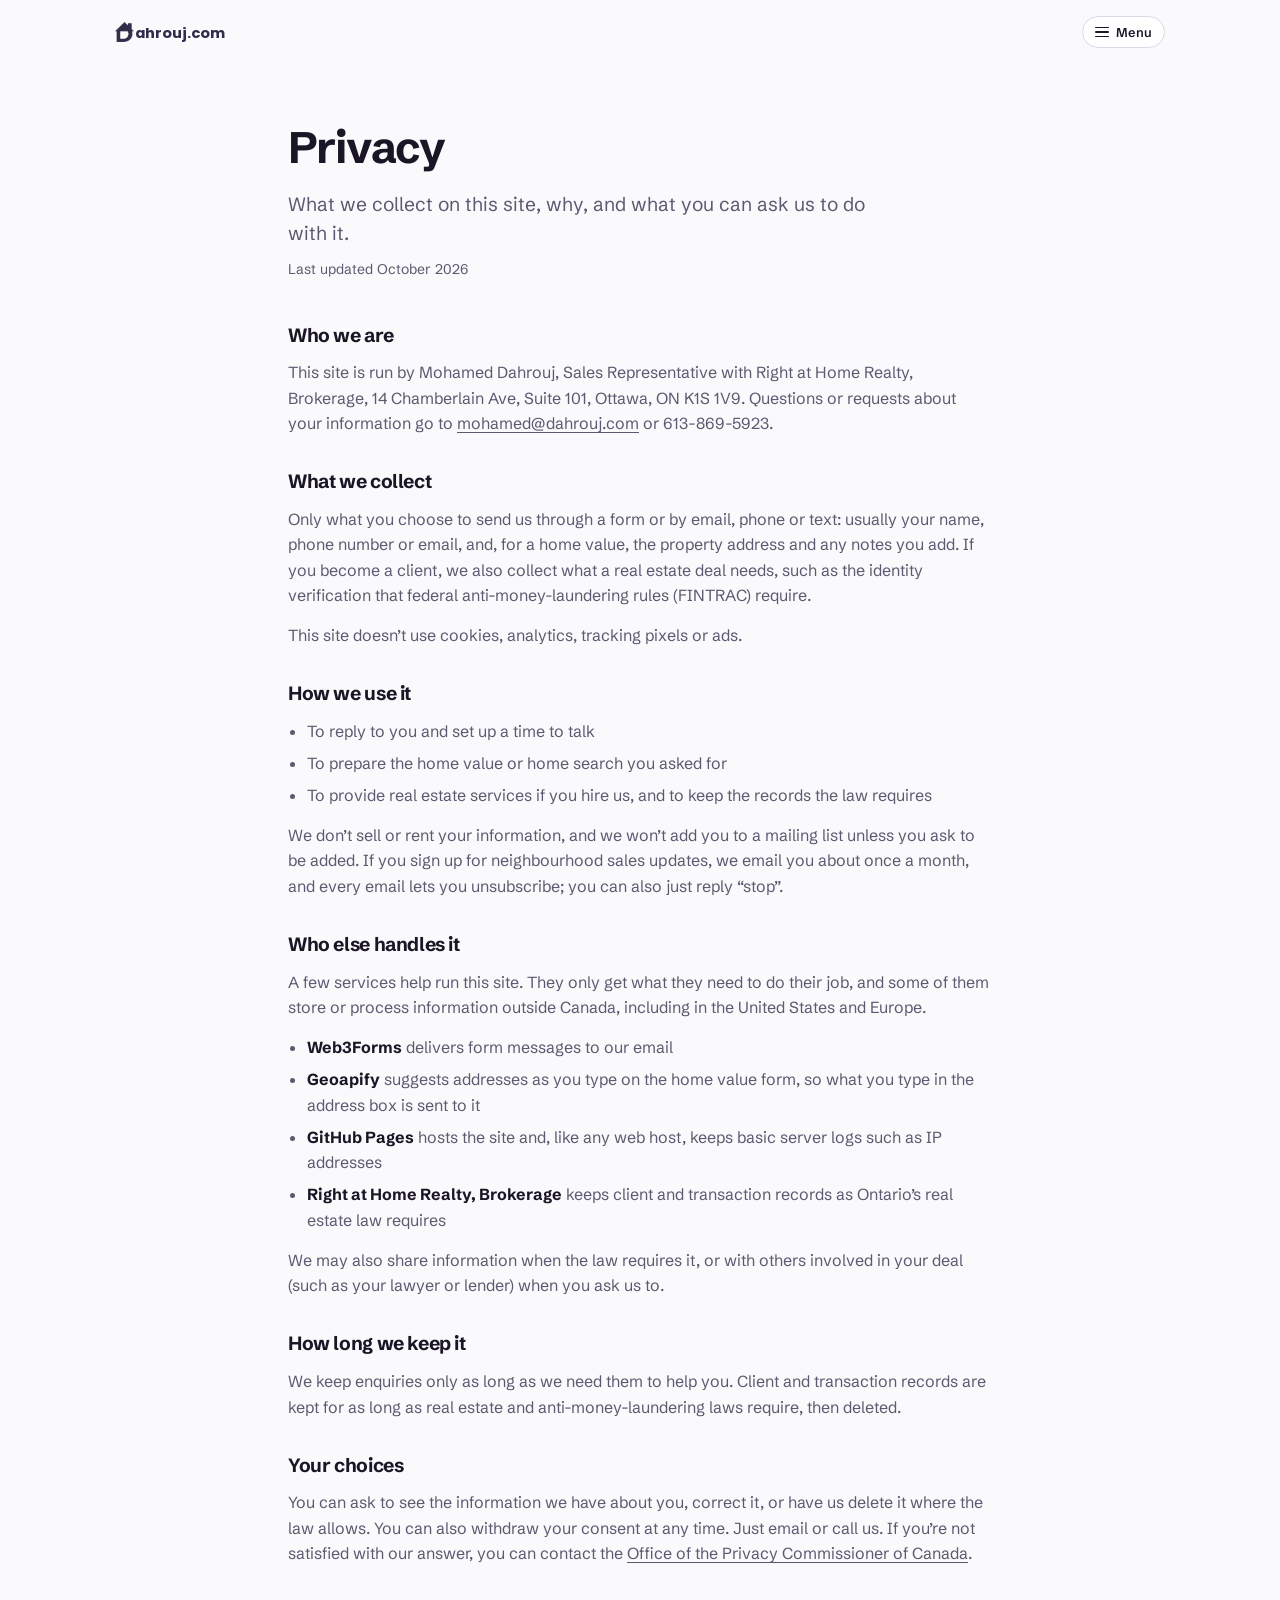
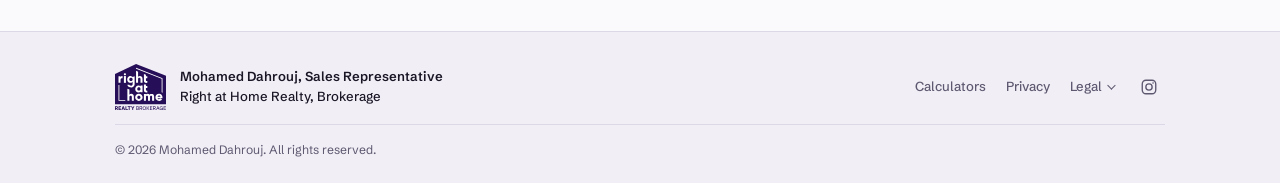
<file: privacy.html>
<!DOCTYPE html>
<html lang="en-CA">
<head>
  <meta charset="utf-8">
  <meta name="viewport" content="width=device-width, initial-scale=1, viewport-fit=cover">
  <title>Privacy | dahrouj.com</title>
  <meta name="description" content="How dahrouj.com collects, uses and protects the information you send us.">
  <link rel="canonical" href="https://www.dahrouj.com/privacy.html">
  <meta property="og:url" content="https://www.dahrouj.com/privacy.html">
  <meta property="og:type" content="website">
  <meta property="og:title" content="Privacy | dahrouj.com">
  <meta property="og:description" content="How dahrouj.com collects, uses and protects the information you send us.">
  <meta property="og:image" content="https://www.dahrouj.com/assets/img/share/home.jpg">
  <meta property="og:image:type" content="image/jpeg">
  <meta property="og:image:width" content="1200">
  <meta property="og:image:height" content="630">
  <meta property="og:image:alt" content="Rideau Canal in downtown Ottawa with the words: Your next move in Ottawa, handled personally">
  <meta property="og:site_name" content="dahrouj.com">
  <meta property="og:locale" content="en_CA">
  <meta name="twitter:card" content="summary_large_image">
  <link rel="icon" href="assets/img/favicon-192x192.png" sizes="192x192" type="image/png">
  <link rel="icon" href="assets/img/favicon-48x48.png" sizes="48x48" type="image/png">
  <link rel="icon" href="assets/img/favicon-32x32.png" sizes="32x32" type="image/png">
  <link rel="apple-touch-icon" href="assets/img/apple-touch-icon.png">
  <link rel="preload" href="assets/fonts/schibsted-grotesk-latin-400-normal.woff2" as="font" type="font/woff2" crossorigin>
  <link rel="stylesheet" href="assets/css/site.css">
</head>
<body>
<!--SITE-BODY-START-->
<a class="skip" href="#main">Skip to content</a>
<header class="top" id="top">
  <div class="wrap top-row">
    <a class="brand" href="./" aria-label="dahrouj.com, home">
      <span class="brand-mark" aria-hidden="true"></span><span class="brand-text" aria-hidden="true">ahrouj.com</span>
    </a>
    <button class="menu-btn" type="button" aria-expanded="false" aria-controls="site-nav">
      <span class="menu-icon" aria-hidden="true"></span><span class="menu-label">Menu</span>
    </button>
    <nav class="nav" id="site-nav" aria-label="Main">
        <a href="home-value.html">What’s my home worth?</a>
        <a href="market.html">Ottawa Market</a>
        <a href="moving-to-ottawa.html">Moving to Ottawa</a>
        <a href="fairfee.html"><span class="ff-word">Fair<b>Fee</b></span><sup>™</sup></a>
        <a href="contact.html">Contact</a>
    </nav>
  </div>
</header>

<main id="main" class="wrap">
  <section class="page-head">
    <h1>Privacy</h1>
    <p class="lede">What we collect on this site, why, and what you can ask us to do with it.</p>
    <p class="fine updated">Last updated October 2026</p>
  </section>
  <section class="section prose">
    <h2>Who we are</h2>
    <p>This site is run by Mohamed Dahrouj, Sales Representative with Right at Home Realty, Brokerage, 14 Chamberlain Ave, Suite 101, Ottawa, ON K1S 1V9. Questions or requests about your information go to <a href="mailto:mohamed@dahrouj.com">mohamed@dahrouj.com</a> or 613-869-5923.</p>

    <h2>What we collect</h2>
    <p>Only what you choose to send us through a form or by email, phone or text: usually your name, phone number or email, and, for a home value, the property address and any notes you add. If you become a client, we also collect what a real estate deal needs, such as the identity verification that federal anti-money-laundering rules (FINTRAC) require.</p>
    <p>This site doesn’t use cookies, analytics, tracking pixels or ads.</p>

    <h2>How we use it</h2>
    <ul>
      <li>To reply to you and set up a time to talk</li>
      <li>To prepare the home value or home search you asked for</li>
      <li>To provide real estate services if you hire us, and to keep the records the law requires</li>
    </ul>
    <p>We don’t sell or rent your information, and we won’t add you to a mailing list unless you ask to be added. If you sign up for neighbourhood sales updates, we email you about once a month, and every email lets you unsubscribe; you can also just reply “stop”.</p>

    <h2>Who else handles it</h2>
    <p>A few services help run this site. They only get what they need to do their job, and some of them store or process information outside Canada, including in the United States and Europe.</p>
    <ul>
      <li><strong>Web3Forms</strong> delivers form messages to our email</li>
      <li><strong>Geoapify</strong> suggests addresses as you type on the home value form, so what you type in the address box is sent to it</li>
      <li><strong>GitHub Pages</strong> hosts the site and, like any web host, keeps basic server logs such as IP addresses</li>
      <li><strong>Right at Home Realty, Brokerage</strong> keeps client and transaction records as Ontario’s real estate law requires</li>
    </ul>
    <p>We may also share information when the law requires it, or with others involved in your deal (such as your lawyer or lender) when you ask us to.</p>

    <h2>How long we keep it</h2>
    <p>We keep enquiries only as long as we need them to help you. Client and transaction records are kept for as long as real estate and anti-money-laundering laws require, then deleted.</p>

    <h2>Your choices</h2>
    <p>You can ask to see the information we have about you, correct it, or have us delete it where the law allows. You can also withdraw your consent at any time. Just email or call us. If you’re not satisfied with our answer, you can contact the <a href="https://www.priv.gc.ca/" target="_blank" rel="noopener">Office of the Privacy Commissioner of Canada</a>.</p>
  </section>
</main>

<footer class="foot">
  <div class="wrap foot-row">
    <div class="brokerage">
      <picture>
        <source srcset="assets/img/rahr-logo-white.svg" media="(prefers-color-scheme: dark)">
        <img class="rahr-logo" src="assets/img/rahr-logo.svg" alt="Right at Home Realty, Brokerage" width="85" height="77">
      </picture>
      <span class="brokerage-name"><span class="agent-name">Mohamed Dahrouj, Sales Representative</span><span>Right at Home Realty, Brokerage</span></span>
    </div>
    <nav class="foot-meta" aria-label="Footer">
      <a class="foot-link" href="calculators.html">Calculators</a>
      <a class="foot-link" href="privacy.html">Privacy</a>
      <button class="foot-link legal-btn" type="button" aria-expanded="false" aria-controls="legal-text">Legal</button>
      <a class="social" href="https://www.instagram.com/dahroujrealestate" target="_blank" rel="noopener" aria-label="Instagram"><svg viewBox="0 0 24 24" aria-hidden="true"><rect x="3" y="3" width="18" height="18" rx="5"/><circle cx="12" cy="12" r="4.2"/><circle cx="17.4" cy="6.6" r="1.1" class="dot"/></svg></a>
    </nav>
    <div class="legal-text" id="legal-text">
      <p>Right at Home Realty, Brokerage, independently owned and operated, 14 Chamberlain Ave, Suite 101, Ottawa, ON K1S 1V9. Office 613-369-5199. Not intended to solicit buyers or sellers currently under contract with a brokerage.</p>
      <p>MLS®, Multiple Listing Service® and REALTOR® are trademarks controlled by the Canadian Real Estate Association. FairFee™ is a trademark of its owner.</p>
    </div>
    <p class="foot-copy">© <span class="year">2026</span> Mohamed Dahrouj. All rights reserved.</p>
  </div>
</footer>
<nav class="callbar" aria-label="Call or text">
  <a href="tel:+16138695923"><svg viewBox="0 0 24 24" aria-hidden="true"><path d="M5 3h3.5l1.5 5-2 1.5a12 12 0 0 0 6.5 6.5L16 14l5 1.5V19a2 2 0 0 1-2 2A17 17 0 0 1 3 5a2 2 0 0 1 2-2z"/></svg>Call</a>
  <a href="sms:+16138695923"><svg viewBox="0 0 24 24" aria-hidden="true"><path d="M4 5h16v11H9l-5 4z"/></svg>Text</a>
</nav>
<!--SITE-BODY-END-->
<script src="assets/js/site.js" defer></script>
</body>
</html>
</file>
<file: assets/css/site.css>
/* Fonts (self-hosted, SIL Open Font License; see assets/fonts) */
@font-face { font-family: "Schibsted Grotesk"; font-style: normal; font-weight: 400; font-display: swap; src: url(../fonts/schibsted-grotesk-latin-400-normal.woff2) format("woff2"); }
@font-face { font-family: "Schibsted Grotesk"; font-style: normal; font-weight: 500; font-display: swap; src: url(../fonts/schibsted-grotesk-latin-500-normal.woff2) format("woff2"); }
@font-face { font-family: "Schibsted Grotesk"; font-style: normal; font-weight: 600; font-display: swap; src: url(../fonts/schibsted-grotesk-latin-600-normal.woff2) format("woff2"); }
@font-face { font-family: "Schibsted Grotesk"; font-style: normal; font-weight: 700; font-display: swap; src: url(../fonts/schibsted-grotesk-latin-700-normal.woff2) format("woff2"); }
@font-face { font-family: "Schibsted Grotesk"; font-style: normal; font-weight: 800; font-display: swap; src: url(../fonts/schibsted-grotesk-latin-800-normal.woff2) format("woff2"); }
@font-face { font-family: "Poppins"; font-style: normal; font-weight: 700; font-display: swap; src: url(../fonts/poppins-latin-700-normal.woff2) format("woff2"); }

/* Layout: quiet, left-aligned pages on a 72rem column with generous space between sections.
   Brokerage purple is the only accent, FairFee included. */
:root {
  --paper: #FAF9FB;
  --paper-2: #F1EEF5;
  --ink: #1B1626;
  --muted: #5E5870;
  --line: #DDD8E5;
  --brand: #260E58;
  --brand-ink: #FFFFFF;
  --brand-soft: #E5DFF1;
  --field: #FFFFFF;
  --focus: #6B4FD8;
  --logo: #322C4D;
  --map-land: #F1EFF4;
  --map-park: #D5E6D1;
  --map-water: #C9DCEB;
  --map-road: #FFFFFF;
  --map-case: #D3CEDC;
  --map-label: #5E5870;
  --map-water-label: #4E7090;
  --font: "Schibsted Grotesk", "Helvetica Neue", Arial, sans-serif;
  --step--1: 0.875rem;
  --step-0: 1rem;
  --step-1: 1.2rem;
  --step-2: 1.5rem;
  --step-3: clamp(1.9rem, 1.4rem + 2vw, 2.75rem);
  --step-4: clamp(2.5rem, 1.6rem + 4vw, 4.5rem);
  --space: clamp(2.5rem, 5vw, 4.25rem);
  --radius: 12px;
  color-scheme: light;
}
@media (prefers-color-scheme: dark) {
  :root:not([data-theme="light"]) {
    --paper: #131019; --paper-2: #1A1622; --ink: #ECE8F4; --muted: #A79FBA; --line: #2E283B;
    --brand: #B9A2F2; --brand-ink: #131019; --brand-soft: #29213D; --field: #1D1927; --focus: #C7B5FF; --logo: #C9C2E6;
    --map-land: #1B1724; --map-park: #1E2A22; --map-water: #1C2B3B; --map-road: #3A3448; --map-case: #2A2436; --map-label: #A79FBA; --map-water-label: #8FB3D4;
    color-scheme: dark;
  }
}
:root[data-theme="dark"] {
  --paper: #131019; --paper-2: #1A1622; --ink: #ECE8F4; --muted: #A79FBA; --line: #2E283B;
  --brand: #B9A2F2; --brand-ink: #131019; --brand-soft: #29213D; --field: #1D1927; --focus: #C7B5FF; --logo: #C9C2E6;
    --map-land: #1B1724; --map-park: #1E2A22; --map-water: #1C2B3B; --map-road: #3A3448; --map-case: #2A2436; --map-label: #A79FBA; --map-water-label: #8FB3D4;
  color-scheme: dark;
}

*, *::before, *::after { box-sizing: border-box; }
html { scroll-behavior: smooth; -webkit-text-size-adjust: 100%; background: var(--paper-2); }
body { margin: 0; background: var(--paper); color: var(--ink); font-family: var(--font); font-size: var(--step-0); line-height: 1.6; }
/* Keep the footer at the bottom of the window on short pages */
body { min-height: 100vh; min-height: 100svh; display: flex; flex-direction: column; }
div.home { display: flex; flex-direction: column; flex: 1 0 auto; }
body > main, div.home > main { flex: 1 0 auto; width: 100%; }
body > main.wrap, div.home > main.wrap { width: auto; }
img { max-width: 100%; height: auto; display: block; }
h1, h2, h3 { margin: 0; line-height: 1.1; text-wrap: balance; letter-spacing: -0.02em; font-weight: 700; }
h1 { font-size: var(--step-4); letter-spacing: -0.035em; line-height: 1.03; }
h2 { font-size: var(--step-3); }
h3, .h3 { font-size: var(--step-1); letter-spacing: -0.01em; font-weight: 700; }
p { margin: 0; }
a { color: inherit; text-underline-offset: 0.2em; text-decoration-thickness: 1px; }
:focus-visible { outline: 3px solid var(--focus); outline-offset: 2px; border-radius: 4px; }
[hidden] { display: none !important; }

.wrap { width: 100%; max-width: 72rem; margin-inline: auto; padding-inline: max(16px, 4vw); }
.section { padding-block: var(--space); }
.lede { font-size: var(--step-1); color: var(--muted); max-width: 38rem; line-height: 1.5; }
.fine { font-size: var(--step--1); color: var(--muted); max-width: 40rem; }
.link { color: var(--brand); font-weight: 600; }
.skip { position: absolute; left: -999px; top: 0; background: var(--brand); color: var(--brand-ink); padding: 0.5rem 1rem; }
.skip:focus { left: 16px; z-index: 10; }

/* Buttons */
.btn {
  display: inline-flex; align-items: center; justify-content: center;
  min-height: 48px; padding: 0.7rem 1.4rem; border-radius: 999px;
  border: 1.5px solid var(--brand); background: var(--brand); color: var(--brand-ink);
  font: 600 var(--step-0)/1.2 var(--font); text-decoration: none; cursor: pointer;
}
.btn:hover { filter: brightness(1.15); }
.btn-quiet { background: transparent; color: var(--brand); }
.btn-small { min-height: 40px; padding: 0.45rem 1.1rem; font-size: var(--step--1); }
.btn[disabled] { opacity: 0.6; cursor: progress; }

/* Top: no header bar, just the brokerage logo and a menu button that opens the page list */
.top { position: relative; z-index: 5; }
.top-row { display: flex; align-items: center; justify-content: space-between; gap: 1rem; padding-block: 1rem 0; flex-wrap: wrap; }
.brand { display: inline-flex; align-items: flex-end; text-decoration: none; color: var(--logo); line-height: 1; }
.brand-mark {
  display: block; width: 19px; aspect-ratio: 226 / 240; background: currentColor; flex: none;
  -webkit-mask: url("../img/dahrouj-logo.png") center / contain no-repeat;
  mask: url("../img/dahrouj-logo.png") center / contain no-repeat;
}
.brand-text { font-family: "Poppins", var(--font); font-weight: 700; font-size: 0.92rem; letter-spacing: -0.005em; margin-left: 0.06em; margin-bottom: 0.08em; }
.menu-btn {
  position: relative; display: inline-flex; align-items: center; gap: 0.45rem; min-height: 32px; padding: 0.3rem 0.75rem;
  border: 1px solid var(--line); border-radius: 999px; background: var(--field); color: var(--ink);
  font: 600 0.8rem/1 var(--font); cursor: pointer;
}
.menu-btn::after { content: ""; position: absolute; inset: -6px; } /* keeps a 44px tap target */
.menu-btn:hover { border-color: var(--brand); }
.menu-icon, .menu-icon::before, .menu-icon::after { display: block; width: 14px; height: 1.5px; background: currentColor; border-radius: 2px; transition: transform 160ms ease; }
.menu-icon { position: relative; }
.menu-icon::before, .menu-icon::after { content: ""; position: absolute; left: 0; }
.menu-icon::before { top: -4.5px; } .menu-icon::after { top: 4.5px; }
.top.open .menu-icon { background: transparent; }
.top.open .menu-icon::before { transform: translateY(4.5px) rotate(45deg); }
.top.open .menu-icon::after { transform: translateY(-4.5px) rotate(-45deg); }
.nav { display: flex; flex-wrap: wrap; gap: 0.5rem 1.5rem; width: 100%; }
.nav a { text-decoration: none; color: var(--ink); font-weight: 600; }
.nav a[aria-current="page"] { color: var(--brand); }
.nav .ff-word { font-weight: 500; letter-spacing: -0.01em; }
.nav .ff-word b { font-weight: 800; }
.nav sup { font-size: 0.55em; font-weight: 600; margin-left: 0.05em; }
html.js .nav { display: none; }
html.js .top.open .nav {
  display: grid; grid-template-columns: 1fr; column-gap: 2rem;
  margin-top: 0.75rem; padding: 0.5rem 1.25rem; background: var(--field); border: 1px solid var(--line); border-radius: var(--radius);
}
.top.open .nav a { padding-block: 0.9rem; border-bottom: 1px solid var(--line); font-size: var(--step-1); }
@media (min-width: 700px) { html.js .top.open .nav { grid-template-columns: repeat(3, 1fr); } }
@media (min-width: 1000px) { html.js .top.open .nav { grid-template-columns: repeat(5, auto); justify-content: space-between; } .top.open .nav a { border-bottom: 0; } }
@media (prefers-reduced-motion: reduce) { .menu-icon, .menu-icon::before, .menu-icon::after { transition: none; } }
[id] { scroll-margin-top: 1rem; }

/* Home: full-width Parliament photo behind the headline; the logo and menu float over it */
.home .top { position: absolute; top: env(safe-area-inset-top, 0px); left: 0; right: 0; background: transparent; border: 0; z-index: 6; }
.home .brand { color: #FFFFFF; }
.home .menu-btn { background: rgba(255,255,255,0.14); border-color: rgba(255,255,255,0.45); color: #FFFFFF; backdrop-filter: blur(6px); -webkit-backdrop-filter: blur(6px); }
.home .top.open .menu-btn { background: var(--field); color: var(--ink); border-color: var(--line); }
.hero-wrap { padding: 0; max-width: none; }
.hero { position: relative; overflow: hidden; min-height: 100vh; min-height: 100lvh; display: flex; align-items: flex-end; color: #FFFFFF; background: #2B2440;
  padding: 7rem max(16px, calc((100% - 72rem) / 2 + 4vw)) clamp(2.5rem, 7vw, 5rem); }
.hero-bg { position: absolute; inset: 0; width: 100%; height: 100%; object-fit: cover; object-position: 50% 40%; }
.hero::before { content: ""; position: absolute; inset: 0 0 auto; height: 10rem; z-index: 1; background: linear-gradient(180deg, rgba(20, 14, 38, 0.6), rgba(20, 14, 38, 0)); }
.hero::after { content: ""; position: absolute; inset: 0; background: linear-gradient(180deg, rgba(20, 14, 38, 0.1) 0%, rgba(20, 14, 38, 0.35) 35%, rgba(20, 14, 38, 0.78) 62%, rgba(20, 14, 38, 0.92) 100%); }
.hero-text { position: relative; z-index: 2; display: grid; gap: 1.1rem; max-width: 40rem; }
@media (min-width: 701px) {
  .hero::after { background:
    linear-gradient(90deg, rgba(20, 14, 38, 0.72) 0%, rgba(20, 14, 38, 0.45) 45%, rgba(20, 14, 38, 0) 75%),
    linear-gradient(180deg, rgba(20, 14, 38, 0.05) 0%, rgba(20, 14, 38, 0.25) 45%, rgba(20, 14, 38, 0.75) 100%); }
}
.hero h1 { max-width: 14ch; color: #FFFFFF; text-shadow: 0 2px 18px rgba(0,0,0,0.45); }
.hero .lede { color: rgba(255,255,255,0.94); text-shadow: 0 1px 10px rgba(0,0,0,0.5); }
.actions { display: flex; flex-wrap: wrap; gap: 0.75rem; margin-top: 0.5rem; }
.btn-light { background: #FFFFFF; border-color: #FFFFFF; color: #260E58; }
.btn-ghost-light { background: transparent; border-color: rgba(255,255,255,0.8); color: #FFFFFF; }
.hero-bg { transform-origin: 60% 40%; }
@media (prefers-reduced-motion: no-preference) {
  .hero-bg { animation: hero-drift 24s ease-in-out infinite alternate; }
  @keyframes hero-drift { from { transform: scale(1.02) translate(0, 0); } to { transform: scale(1.12) translate(-2%, -1.5%); } }
}
@media (max-width: 600px) {
  .actions .btn { flex: 1 1 100%; }
  /* Phones: the photo takes about 85% of the visible screen (svh = screen with browser toolbars showing),
     so the next section's heading clearly peeks in above Safari's toolbar as a cue to scroll */
  .hero { min-height: 85vh; min-height: 85svh; padding: 6rem 16px 2rem; }
}

.services { display: grid; grid-template-columns: repeat(auto-fit, minmax(17rem, 1fr)); gap: 3rem; margin-top: 3rem; }
.services article { display: grid; gap: 0.9rem; align-content: start; padding-top: 1.25rem; border-top: 2px solid var(--ink); }
.services p { color: var(--muted); }
.services ul { margin: 0; padding: 0; list-style: none; display: grid; gap: 0.55rem; }
.services li { padding-left: 1.1rem; position: relative; }
.services li::before { content: ""; position: absolute; left: 0; top: 0.7em; width: 0.4rem; height: 0.4rem; border-radius: 50%; background: var(--brand); }

.band { background: var(--paper-2); }
.split-head { display: flex; flex-wrap: wrap; justify-content: space-between; align-items: baseline; gap: 1rem 2rem; }
.figures { margin: 2.5rem 0 0; display: grid; grid-template-columns: repeat(auto-fit, minmax(14rem, 1fr)); gap: 2rem; }
.figures div { display: grid; gap: 0.3rem; }
.figures dt { color: var(--muted); }
.figures dd { margin: 0; font-size: var(--step-3); font-weight: 700; letter-spacing: -0.03em; line-height: 1.1; }
.figures dd.sub { font-size: var(--step--1); font-weight: 400; letter-spacing: 0; color: var(--muted); }

.closing { display: grid; gap: 1.25rem; justify-items: start; }
.closing p { color: var(--muted); font-size: var(--step-1); max-width: 34rem; }

/* Inner pages */
.page-head { padding-block: clamp(3rem, 6vw, 5rem) 0; display: grid; gap: 1.25rem; }
.page-head h1 { font-size: var(--step-3); }

/* Icon tiles (home) */
.tiles { display: grid; grid-template-columns: repeat(3, minmax(0, 1fr)); gap: 1rem; margin-top: 2rem; }
.tiles-4 { grid-template-columns: repeat(4, minmax(0, 1fr)); }
@media (max-width: 860px) { .tiles, .tiles-4 { grid-template-columns: repeat(2, minmax(0, 1fr)); } }
.tile { display: grid; gap: 0.35rem; align-content: start; padding: 1.25rem; border-radius: var(--radius); background: var(--field); border: 1px solid var(--line); text-decoration: none; color: inherit; }
.tile .ico { width: 34px; height: 34px; padding: 7px; box-sizing: content-box; margin-bottom: 0.4rem; border-radius: 12px; background: var(--brand-soft); fill: none; stroke: var(--brand); stroke-width: 1.7; stroke-linecap: round; stroke-linejoin: round; }
.tile h3, .tile .h3 { font-size: 1.05rem; }
.tile p, .tile span:not(.h3) { color: var(--muted); font-size: var(--step--1); }
.tile-link:hover { border-color: var(--brand); }
.fee-strip { display: flex; flex-wrap: wrap; align-items: center; gap: 0.75rem 1.5rem; margin-top: 1rem; padding: 1.1rem 1.4rem; border-radius: var(--radius); background: var(--brand-soft); color: var(--ink); text-decoration: none; }
.fee-strip:hover { outline: 1px solid var(--brand); }
.fee-strip .ff-logo { font-size: 1.4rem; }
.fee-strip-text { flex: 1 1 18rem; }
.fee-strip-text span { color: var(--muted); }
.fee-strip-go { white-space: nowrap; }
@media (max-width: 480px) { .tile { padding: 1rem; } .tile .ico { width: 28px; height: 28px; padding: 6px; } }

/* Lake outlines (cottages) */
.lakes { grid-column: 1 / -1; display: grid; grid-template-columns: repeat(4, minmax(0, 1fr)); gap: 1rem; margin-top: 0.5rem; }
@media (max-width: 960px) { .lakes { grid-template-columns: repeat(2, minmax(0, 1fr)); } }
@media (max-width: 520px) { .lakes { grid-template-columns: 1fr; } }
.lake-card { display: grid; gap: 0.9rem; align-content: start; padding: 1.25rem; border: 1px solid var(--line); border-radius: var(--radius); background: var(--field); }
.lake { width: 100%; height: 120px; }
.lake path { fill: color-mix(in srgb, var(--brand) 12%, transparent); stroke: var(--brand); stroke-width: 1.5; stroke-linejoin: round; vector-effect: non-scaling-stroke; }
.lake-card h3 { font-size: 1.1rem; }
.lakes-note { grid-column: 1 / -1; }
.lake-card .lake-name { font-size: 0.8rem; color: var(--brand); font-weight: 600; margin: 0.15rem 0 0.5rem; }
.lake-card p:last-child { color: var(--muted); font-size: var(--step--1); }
@media (max-width: 520px) { .lake-card { grid-template-columns: 96px minmax(0, 1fr); align-items: center; } .lake { height: 96px; } }

/* Topic pages (moving, cottages) */
.topic { display: grid; grid-template-columns: minmax(0, 0.9fr) minmax(0, 1.1fr); gap: 1.5rem 4rem; align-items: start; }
.topic-intro { display: grid; gap: 0.9rem; }
.topic-intro p { color: var(--muted); }
.topic .how { margin: 0; display: grid; grid-template-columns: repeat(auto-fit, minmax(14rem, 1fr)); gap: 1.5rem 2rem; }
.topic .how div { padding-top: 0.9rem; border-top: 2px solid var(--ink); }
.topic .how dt { font-weight: 700; font-size: var(--step-1); margin-bottom: 0.3rem; }
.topic .how dd { margin: 0; color: var(--muted); }
@media (max-width: 860px) { .topic { grid-template-columns: 1fr; } }
.checks { margin: 0; padding: 0; list-style: none; display: grid; gap: 0.85rem; }
.checks li { position: relative; padding-left: 1.9rem; }
.checks li::before { content: ""; position: absolute; left: 0.15rem; top: 0.45em; width: 0.75rem; height: 0.4rem; border-left: 2px solid var(--brand); border-bottom: 2px solid var(--brand); transform: rotate(-45deg); }
.faq { display: grid; gap: 1.25rem; }
.faq-item { border-bottom: 1px solid var(--line); padding-block: 0.4rem; max-width: 48rem; }
.faq-item summary { cursor: pointer; font-weight: 600; padding-block: 0.6rem; list-style: none; display: flex; justify-content: space-between; gap: 1rem; }
.faq-item summary::-webkit-details-marker { display: none; }
.faq-item summary::after { content: "+"; color: var(--brand); font-weight: 700; }
.faq-item[open] summary::after { content: "−"; }
.faq-item p { color: var(--muted); padding-bottom: 0.8rem; max-width: 42rem; }
.help-more { display: grid; gap: 2rem; }
.help-more .next-links { border-top: 0; padding: 0; grid-template-columns: repeat(auto-fit, minmax(15rem, 1fr)); }
@media (min-width: 980px) { .help-more .next-links { grid-template-columns: repeat(4, 1fr); } }

/* Neighbourhoods (on the market page) */
details.area { border-top: 1px solid var(--line); padding: 0; }
details.area:last-child { border-bottom: 1px solid var(--line); }
details.area summary { display: flex; flex-wrap: wrap; align-items: baseline; gap: 0.25rem 0.75rem; padding-block: 0.95rem; cursor: pointer; list-style: none; }
details.area summary::-webkit-details-marker { display: none; }
details.area summary::after { content: "+"; margin-left: auto; color: var(--brand); font-weight: 700; }
details.area[open] summary::after { content: "−"; }
.area-name { font-weight: 700; font-size: var(--step-1); }
details.area p { color: var(--muted); padding-bottom: 0.6rem; max-width: 40rem; }
details.area .area-homes { color: var(--ink); font-size: var(--step--1); padding-bottom: 1rem; }
.neighbourhoods { display: grid; gap: 1rem; border-top: 1px solid var(--line); }
.chips { list-style: none; margin: 2rem 0 0; padding: 0; display: flex; flex-wrap: wrap; gap: 0.6rem; }
.chips a { display: inline-flex; align-items: center; min-height: 44px; padding: 0.5rem 1.1rem; border-radius: 999px; border: 1px solid var(--line); background: var(--field); text-decoration: none; font-weight: 600; }
.chips a:hover { border-color: var(--brand); color: var(--brand); }
.areas { display: grid; grid-template-columns: repeat(2, minmax(0, 1fr)); column-gap: 3rem; padding-top: 1rem; align-items: start; }
@media (max-width: 760px) { .areas { grid-template-columns: 1fr; } }
.area { display: grid; gap: 0.6rem; align-content: start; padding-top: 1.1rem; border-top: 2px solid var(--ink); }
.area-region { font-size: var(--step--1); color: var(--brand); font-weight: 600; }
.area-top { display: flex; flex-wrap: wrap; justify-content: space-between; align-items: baseline; gap: 0.25rem 1rem; }
.area-metric { font-size: 0.8rem; color: var(--muted); padding: 0.15rem 0.6rem; border-radius: 999px; background: var(--paper-2); }
.area p:not(.area-region) { color: var(--muted); }
.area .area-homes { color: var(--ink); font-size: var(--step--1); }

/* Calculators */
.jump { display: flex; flex-wrap: wrap; gap: 0.6rem; margin-top: 0.5rem; }
.jump a { padding: 0.45rem 0.95rem; border-radius: 999px; border: 1px solid var(--line); text-decoration: none; font-weight: 600; font-size: var(--step--1); background: var(--field); }
.calc-block { display: grid; grid-template-columns: minmax(0, 0.8fr) minmax(0, 1.2fr); gap: 1.5rem 4rem; padding-block: clamp(3rem, 6vw, 4.5rem); border-bottom: 1px solid var(--line); }
.calc-block:last-child { border-bottom: 0; }
.calc-intro { display: grid; gap: 0.75rem; align-content: start; }
.calc-intro h2 { font-size: var(--step-2); }
.calc-intro p { color: var(--muted); }
.calc-form { display: grid; gap: 1rem; padding: clamp(1.25rem, 3vw, 2rem); border: 1px solid var(--line); border-radius: var(--radius); background: var(--field); min-width: 0; }
@media (max-width: 860px) { .calc-block { grid-template-columns: 1fr; } }
.affixed { display: flex; align-items: center; border: 1px solid var(--line); border-radius: 8px; background: var(--field); }
.affixed:focus-within { outline: 3px solid var(--focus); outline-offset: 1px; }
.affixed input { border: 0; min-width: 0; flex: 1; outline: none; background: transparent; }
.affix { padding-inline: 0.8rem; color: var(--muted); }
.affixed .affix:first-child { padding-right: 0; }
.affixed .affix:last-child { padding-left: 0; }
.check { display: flex; align-items: center; gap: 0.6rem; font-size: var(--step-0); font-weight: 500; min-height: 44px; }
.check input { width: 20px; height: 20px; min-height: 0; accent-color: var(--brand); }
.results { margin: 0.5rem 0 0; display: grid; }
.results div { display: flex; justify-content: space-between; align-items: baseline; gap: 1rem; padding-block: 0.6rem; border-bottom: 1px solid var(--line); }
.results dt { color: var(--muted); }
.results dd { margin: 0; font-weight: 600; text-align: right; }
.results .total { border-bottom: 0; padding-top: 0.9rem; }
.results .total dt { color: var(--ink); font-weight: 600; }
.results .total dd { font-size: var(--step-2); font-weight: 700; color: var(--brand); letter-spacing: -0.02em; }
.next-links { display: grid; grid-template-columns: repeat(auto-fit, minmax(16rem, 1fr)); gap: 1rem; border-top: 1px solid var(--line); }
.next { display: grid; gap: 0.35rem; padding: 1.25rem 1.5rem; border: 1px solid var(--line); border-radius: var(--radius); text-decoration: none; background: var(--field); }
.next:hover { border-color: var(--brand); }
.next span:last-child { color: var(--muted); font-size: var(--step--1); }

/* Address suggestions */
.hint { font-size: var(--step--1); color: var(--muted); }
.addr { position: relative; }
.addr-list { position: absolute; top: 100%; left: 0; right: 0; z-index: 10; margin: 0.25rem 0 0; padding: 0.3rem; list-style: none; background: var(--field); border: 1px solid var(--line); border-radius: 10px; box-shadow: 0 8px 24px color-mix(in srgb, var(--ink) 14%, transparent); }
.addr-list li { padding: 0.6rem 0.7rem; border-radius: 6px; cursor: pointer; font-size: var(--step--1); }
.addr-list li:hover, .addr-list li[aria-selected="true"] { background: var(--brand-soft); }
.addr-list li.addr-attrib { cursor: default; padding: 0.4rem 0.7rem 0.2rem; font-size: 0.7rem; color: var(--muted); }
.addr-list li.addr-attrib:hover { background: none; }
.addr-attrib a { color: inherit; }

/* Office map: a simplified, theme-aware SVG drawn from OpenStreetMap data */
.office-map { margin: 1rem 0 0; display: grid; gap: 0.75rem; }
.office-map > a { display: block; border-radius: var(--radius); overflow: hidden; border: 1px solid var(--line); }
.office-map-svg { display: block; width: 100%; height: auto; }
.m-land { fill: var(--map-land); }
.m-park { fill: var(--map-park); }
.m-water { fill: var(--map-water); }
.m-canal { fill: none; stroke: var(--map-water); stroke-width: 6; stroke-linecap: round; stroke-linejoin: round; }
.m-sec { fill: none; stroke: var(--map-road); stroke-width: 1.6; stroke-linecap: round; opacity: 0.85; }
.m-pri { fill: none; stroke: var(--map-road); stroke-width: 2.6; stroke-linecap: round; }
.m-hwy-case { fill: none; stroke: var(--map-case); stroke-width: 7; stroke-linecap: round; stroke-linejoin: round; }
.m-hwy { fill: none; stroke: var(--map-road); stroke-width: 4.5; stroke-linecap: round; stroke-linejoin: round; }
.office-map-svg text { font-family: var(--font); paint-order: stroke; stroke: var(--map-land); stroke-width: 4px; stroke-linejoin: round; }
.lbl-place { font-size: 21px; font-weight: 700; fill: var(--ink); letter-spacing: 0.01em; }
.lbl-place-sm { font-size: 16px; font-weight: 700; fill: var(--map-label); }
.m-lm { fill: var(--map-label); stroke: var(--map-land); stroke-width: 2; }
.lbl-water { font-size: 16px; font-style: italic; fill: var(--map-water-label); }
.lbl-poi, .lbl-road { font-size: 15px; font-weight: 600; fill: var(--map-label); }
.m-pin path { fill: var(--brand); stroke: var(--paper); stroke-width: 1.5; }
.m-pin-halo { fill: var(--brand); opacity: 0.15; }
.m-pin-dot { fill: var(--paper); }
.lbl-office { font-size: 18px; font-weight: 700; fill: var(--brand); }
.office-map figcaption { font-size: var(--step--1); color: var(--muted); }
.office-map figcaption strong { color: var(--ink); }
.office-map figcaption a { color: var(--brand); font-weight: 600; }
.attrib { display: block; margin-top: 0.35rem; font-size: 0.75rem; }

/* Market */
.more-opts summary { cursor: pointer; font-weight: 600; color: var(--brand); padding-block: 0.35rem; }
.more-opts[open] summary { margin-bottom: 0.75rem; }
.snapshot .areas-teaser { margin-top: 2.5rem; padding-top: 1.75rem; border-top: 1px solid var(--line); }
.snapshot .areas-teaser .chips { margin-top: 1rem; }
@media (max-width: 600px) {
  .snapshot .figures { grid-template-columns: repeat(3, minmax(0, 1fr)); gap: 0.75rem; margin-top: 1.5rem; }
  .snapshot .figures dt { font-size: 0.78rem; line-height: 1.3; }
  .snapshot .figures dd { font-size: 1.3rem; }
  .snapshot .figures dd.sub { font-size: 0.72rem; }
  .snapshot .areas-teaser { margin-top: 1.75rem; padding-top: 1.25rem; }
  .snapshot .chips { gap: 0.45rem; }
  .snapshot .chips a { min-height: 38px; padding: 0.35rem 0.85rem; font-size: 0.9rem; }
}
.more-stats { margin-top: 0.75rem; }
.more-stats summary { cursor: pointer; font-weight: 600; color: var(--brand); padding-block: 0.5rem; }
.market-close, .calc-close { border-top: 1px solid var(--line); }
/* Home value */
.steps { margin: 0.5rem 0 0; padding-left: 1.25rem; display: grid; gap: 0.9rem; color: var(--muted); }
.steps strong { color: var(--ink); }
.tabs.calc-tabs { margin-top: 0.75rem; display: grid; grid-template-columns: repeat(3, minmax(0, 1fr)); width: min(100%, 30rem); }
.tabs.calc-tabs button { text-align: center; }
.tabs.calc-tabs button { padding-inline: 1rem; }
.tabs.calc-tabs button { white-space: nowrap; min-width: 0; }
.page-head > * { min-width: 0; }
@media (max-width: 480px) { .tabs.calc-tabs { width: 100%; } .tabs.calc-tabs button { padding-inline: 0.25rem; font-size: 0.82rem; } }
@media (max-width: 380px) { .tabs.calc-tabs button { padding-inline: 0.1rem; font-size: 0.76rem; } }
/* Call or text bar (phones) */
.callbar { display: none; }
@media (max-width: 760px) {
  /* Compact floating Call / Text buttons; hidden at the top of the page and while typing */
  .callbar { display: flex; gap: 0.4rem; position: fixed; left: 50%; bottom: calc(12px + env(safe-area-inset-bottom, 0px)); z-index: 20; transform: translateX(-50%);
    padding: 0.3rem; border-radius: 999px; background: color-mix(in srgb, var(--paper) 90%, transparent); backdrop-filter: blur(8px); -webkit-backdrop-filter: blur(8px);
    border: 1px solid var(--line); box-shadow: 0 6px 20px color-mix(in srgb, var(--ink) 14%, transparent); transition: transform 0.25s ease, opacity 0.25s ease; }
  html.js .callbar.is-hidden { transform: translate(-50%, calc(100% + 24px)); opacity: 0; pointer-events: none; }
  .callbar a { display: flex; align-items: center; justify-content: center; gap: 0.4rem; min-height: 40px; padding: 0 1.15rem; border-radius: 999px; border: 1px solid var(--brand); color: var(--brand); background: transparent; font-weight: 600; font-size: 0.95rem; text-decoration: none; }
  .callbar a:first-child { background: var(--brand-soft); }
  .callbar svg { width: 17px; height: 17px; fill: none; stroke: currentColor; stroke-width: 1.8; stroke-linejoin: round; }
  body:has(.callbar) .foot { padding-bottom: calc(64px + env(safe-area-inset-bottom, 0px)); }
}
@media (max-width: 760px) and (prefers-reduced-motion: reduce) {
  .callbar { transition: none; }
}
#mk-summary { font-size: 1.05rem; line-height: 1.6; max-width: 44rem; }
.market-grid { display: grid; grid-template-columns: minmax(0, 1.25fr) minmax(0, 0.75fr); gap: 3rem; align-items: start; padding-bottom: 2rem; }
@media (max-width: 860px) { .market-grid { grid-template-columns: 1fr; } }
.table-wrap { overflow-x: auto; }
.stats { width: 100%; border-collapse: collapse; }
.stats th, .stats td { padding: 0.7rem 0.5rem; text-align: right; border-bottom: 1px solid var(--line); white-space: nowrap; }
.stats th:first-child, .stats td:first-child { text-align: left; padding-left: 0; white-space: normal; }
.stats thead th { font-size: var(--step--1); color: var(--muted); font-weight: 600; border-bottom: 1.5px solid var(--ink); }
.stats td:nth-child(2) { font-weight: 700; }
.stats td:nth-child(3) { color: var(--muted); }
.types { display: grid; gap: 1.1rem; }
.bars { list-style: none; margin: 0; padding: 0; display: grid; gap: 1.1rem; }
.bars li { display: grid; gap: 0.3rem; }
.bar-head { display: flex; justify-content: space-between; gap: 1rem; }
.bar-head > span:last-child { font-weight: 700; }
.bar-head > span:first-child { display: inline-flex; align-items: center; gap: 0.5rem; }
.type-ico { width: 20px; height: 20px; flex: none; fill: none; stroke: var(--brand); stroke-width: 1.7; stroke-linecap: round; stroke-linejoin: round; }
.bar-track { height: 8px; background: var(--brand-soft); border-radius: 99px; overflow: hidden; }
.bar-fill { height: 100%; background: var(--brand); border-radius: 99px; }
.bar-change { font-size: var(--step--1); color: var(--muted); }
.source { font-size: var(--step--1); color: var(--muted); padding-bottom: 1rem; }

/* Contact */
.contact { display: grid; grid-template-columns: minmax(0, 0.85fr) minmax(0, 1.15fr); grid-template-areas: "head form" "info form"; gap: 2rem 4rem; align-items: start; padding-block: clamp(3rem, 6vw, 5rem) var(--space); }
.contact-head { grid-area: head; display: grid; gap: 1rem; }
.contact-form { grid-area: form; }
.contact-info { grid-area: info; }
.contact h1 { font-size: var(--step-3); }
.contact-info { display: grid; gap: 1.25rem; }
.reach { margin: 0.75rem 0 0; display: grid; gap: 1rem; }
.reach dt { font-size: var(--step--1); color: var(--muted); }
.reach dd { margin: 0; font-weight: 600; overflow-wrap: anywhere; }
.reach a { text-decoration: none; border-bottom: 1px solid var(--line); }
.contact-form { display: grid; gap: 1rem; }
@media (max-width: 860px) { .contact { grid-template-columns: 1fr; grid-template-areas: "head" "form" "info"; } .contact-info { padding-top: 1rem; border-top: 1px solid var(--line); } }

/* Forms */
.field { display: grid; gap: 0.35rem; min-width: 0; }
.field-row { display: grid; grid-template-columns: repeat(auto-fit, minmax(12rem, 1fr)); gap: 1rem; }
label { font-weight: 600; font-size: var(--step--1); }
.opt { font-weight: 400; color: var(--muted); }
input, select, textarea { font: inherit; color: var(--ink); background: var(--field); border: 1px solid var(--line); border-radius: 8px; padding: 0.7rem 0.8rem; min-height: 48px; width: 100%; }
textarea { resize: vertical; }
[aria-invalid="true"] { border-color: #C2413A; }
.hp { position: absolute; left: -9999px; width: 1px; height: 1px; opacity: 0; }
.form-status { min-height: 1.5em; font-weight: 500; }
form button { justify-self: start; }

/* FairFee: same palette as the site, its own wordmark */
.ff-logo { display: inline-flex; align-items: center; gap: 0; color: var(--brand); font-size: var(--step-2); letter-spacing: -0.02em; line-height: 1; }
.ff-word { font-weight: 500; }
.ff-word b { font-weight: 800; }
.ff-logo sup { font-size: 0.45em; font-weight: 600; align-self: flex-start; margin-left: 0.08em; }
.ff-hero { display: grid; grid-template-columns: minmax(0, 0.9fr) minmax(0, 1.1fr); gap: 3rem; padding-block: clamp(3rem, 7vw, 6rem); align-items: start; }
.ff-intro { display: grid; gap: 1.25rem; justify-items: start; }
.ff-intro h1, .ff-intro .h1 { font-size: var(--step-3); max-width: 20ch; }
.ff-intro .h1 { margin: 0; font-weight: 700; letter-spacing: -0.035em; line-height: 1.03; text-wrap: balance; }
.ff-copy:not([hidden]) { display: grid; gap: 1.25rem; }
.ff-badge { display: inline-flex; align-items: center; gap: 0.3em; padding: 0.4rem 0.9rem 0.4rem 1rem; border-radius: 999px; background: var(--brand-soft); color: var(--ink); font-weight: 600; font-size: var(--step--1); }
.ff-badge .ff-logo { font-size: 1.15rem; }
@media (max-width: 860px) { .ff-hero { grid-template-columns: 1fr; } }
.ff-small { font-size: var(--step--1); color: var(--muted); padding-block: 1.5rem 3rem; }
@media (max-width: 800px) { .ff-hero { grid-template-columns: 1fr; } }

.fees { display: grid; grid-template-columns: minmax(0, 0.8fr) minmax(0, 1.2fr); gap: 2rem 4rem; align-items: start; }
.section-head { display: grid; gap: 1rem; }
.section-head p { color: var(--muted); }
@media (max-width: 900px) { .fees { grid-template-columns: 1fr; } }
.draft-note { border: 1px dashed var(--line); border-radius: 8px; padding: 0.6rem 0.9rem; font-size: var(--step--1); }
.calc { border: 1px solid var(--line); border-radius: var(--radius); padding: clamp(1.25rem, 3vw, 2rem); display: grid; gap: 1.5rem; background: var(--field); min-width: 0; }
.tabs { display: inline-flex; gap: 0.25rem; padding: 0.25rem; background: var(--paper-2); border-radius: 999px; justify-self: start; }
.tabs button { border: 0; background: transparent; color: var(--muted); cursor: pointer; font: 600 var(--step-0)/1 var(--font); padding: 0.7rem 1.2rem; border-radius: 999px; min-height: 44px; }
.tabs button[aria-selected="true"] { background: var(--brand); color: var(--brand-ink); }
.price-input label { display: block; margin-bottom: 0.4rem; }
.price-row { display: flex; align-items: center; gap: 1rem; flex-wrap: wrap; }
.price-row input[type="range"] { flex: 1 1 12rem; accent-color: var(--brand); min-height: 32px; padding: 0; border: 0; background: transparent; }
.price-row output { font-size: var(--step-2); font-weight: 700; min-width: 8ch; }
.panel { display: grid; gap: 1.25rem; }
.ledger { margin: 0; display: grid; }
.ledger div { display: flex; justify-content: space-between; align-items: baseline; gap: 1rem; padding-block: 0.6rem; border-bottom: 1px solid var(--line); }
.ledger dt { color: var(--muted); }
.ledger dt span { white-space: nowrap; }
.ledger dd { margin: 0; font-weight: 600; white-space: nowrap; }
.ledger .total dt, .ledger .total dd { color: var(--ink); font-weight: 700; }
.keep { display: flex; flex-wrap: wrap; align-items: baseline; gap: 0.25rem 0.75rem; }
.keep-label { font-weight: 600; }
.keep strong { font-size: var(--step-3); letter-spacing: -0.03em; color: var(--brand); }
.keep-small { flex-basis: 100%; color: var(--muted); font-size: var(--step--1); }

/* Footer */
.foot { border-top: 1px solid var(--line); background: var(--paper-2); }
.foot-row { display: grid; grid-template-columns: 1fr auto; align-items: center; gap: 0.9rem 2rem; padding-block: 2rem calc(1.5rem + env(safe-area-inset-bottom, 0px)); font-size: 0.82rem; color: var(--muted); }
.brokerage { display: flex; gap: 0.85rem; align-items: center; }
.brokerage picture { flex: none; display: block; line-height: 0; }
.rahr-logo { height: 46px; width: auto; }
.brokerage-name { display: grid; gap: 0.1rem; color: var(--ink); line-height: 1.35; text-align: left; font-weight: 500; }
.agent-name { font-weight: 600; }
.foot-meta { display: flex; align-items: center; gap: 1.25rem; }
.foot-link { color: inherit; font-weight: 500; text-decoration: none; }
.foot-link:hover { color: var(--brand); }
.legal-btn { border: 0; background: none; padding: 0; font: inherit; font-weight: 500; cursor: pointer; display: none; align-items: center; gap: 0.3rem; min-height: 32px; }
html.js .legal-btn { display: inline-flex; }
.legal-btn::after { content: ""; width: 0.38rem; height: 0.38rem; border-right: 1.5px solid currentColor; border-bottom: 1.5px solid currentColor; transform: rotate(45deg) translateY(-2px); transition: transform 0.2s; }
.legal-btn[aria-expanded="true"]::after { transform: rotate(-135deg) translateY(-1px); }
.legal-text { grid-column: 1 / -1; display: grid; gap: 0.5rem; line-height: 1.5; font-size: 0.78rem; text-align: left; }
.legal-text p { margin: 0; }
html.js .legal-text:not(.open) { display: none; }
.foot-copy { grid-column: 1 / -1; justify-self: stretch; margin: 0; padding-top: 0.9rem; border-top: 1px solid var(--line); font-size: 0.76rem; }
.social { display: inline-flex; width: 32px; height: 32px; align-items: center; justify-content: center; border-radius: 50%; color: var(--muted); }
.social:hover { color: var(--brand); background: var(--brand-soft); }
.social svg { width: 18px; height: 18px; fill: none; stroke: currentColor; stroke-width: 1.8; }
.social svg .dot { fill: currentColor; stroke: none; }
@media (max-width: 760px) {
  .foot-row { grid-template-columns: 1fr; justify-items: center; text-align: center; gap: 1rem; padding-block: 1.75rem 1rem; }
  .brokerage-name { font-size: 0.82rem; }
}

/* Icons added Oct 2026 */
.topic-head { display: flex; align-items: center; gap: 0.9rem; }
.topic-ico { flex: none; width: 26px; height: 26px; padding: 8px; box-sizing: content-box; border-radius: 13px; background: var(--brand-soft); fill: none; stroke: var(--brand); stroke-width: 1.6; stroke-linecap: round; stroke-linejoin: round; }
.li-ico { position: absolute; left: 0; top: -0.2em; width: 20px; height: 20px; padding: 6px; box-sizing: content-box; border-radius: 10px; background: var(--brand-soft); fill: none; stroke: var(--brand); stroke-width: 1.7; stroke-linecap: round; stroke-linejoin: round; }
.icon-checks { gap: 1.1rem; }
.icon-checks li { padding-left: 2.9rem; min-height: 32px; }
.icon-checks li::before { display: none; }
.icon-steps { list-style: none; padding-left: 0; gap: 1.1rem; }
.icon-steps li { position: relative; padding-left: 2.9rem; min-height: 32px; }
.stat-name { display: inline-flex; align-items: center; gap: 0.6rem; }
.tab-ico { width: 18px; height: 18px; flex: none; fill: none; stroke: currentColor; stroke-width: 1.8; stroke-linecap: round; stroke-linejoin: round; }
.tabs.calc-tabs button { display: inline-flex; align-items: center; justify-content: center; gap: 0.45rem; }
@media (max-width: 520px) { .tabs.calc-tabs button { flex-direction: column; gap: 0.25rem; padding-block: 0.55rem; font-size: var(--step--1); border-radius: 18px; } .tabs.calc-tabs { border-radius: 22px; } }
.form-privacy { margin: 0; font-size: var(--step--1); color: var(--muted); }
.form-privacy a { color: inherit; }
.prose { max-width: 44rem; display: grid; gap: 0.9rem; padding-bottom: 4rem; }
.section.prose { padding-top: 1.5rem; }
.prose h2 { font-size: var(--step-1); margin-top: 1.25rem; }
.prose p, .prose ul { margin: 0; color: var(--muted); }
.prose ul { padding-left: 1.2rem; display: grid; gap: 0.4rem; }
.prose strong { color: var(--ink); }
.page-head .updated { margin-top: -0.6rem; }

/* Ottawa Market: visual report */
.mk-summary { max-width: 46rem; }
.mk-section { padding-top: 2rem; }
.kpis { margin: 0; display: grid; grid-template-columns: repeat(4, minmax(0, 1fr)); gap: 1rem; }
.kpi { display: grid; gap: 0.35rem; align-content: start; padding: 1.1rem 1.2rem; border-radius: var(--radius); background: var(--field); border: 1px solid var(--line); }
.kpi dt { display: flex; align-items: center; gap: 0.5rem; color: var(--muted); font-size: var(--step--1); font-weight: 600; }
.kpi dd { margin: 0; }
.kpi-val { font-size: var(--step-2); font-weight: 700; letter-spacing: -0.03em; line-height: 1.1; }
.mk-ico { width: 20px; height: 20px; flex: none; fill: none; stroke: var(--brand); stroke-width: 1.7; stroke-linecap: round; stroke-linejoin: round; }
.chg { display: inline-flex; align-items: center; gap: 0.25rem; font-size: var(--step--1); color: var(--muted); }
.chg-ico { width: 14px; height: 14px; fill: none; stroke: currentColor; stroke-width: 2.2; stroke-linecap: round; stroke-linejoin: round; }
.vh { position: absolute; width: 1px; height: 1px; overflow: hidden; clip: rect(0 0 0 0); white-space: nowrap; }
.mk-grid { display: grid; grid-template-columns: repeat(2, minmax(0, 1fr)); gap: 1rem; padding-top: 1rem; align-items: start; }
.mk-card { display: grid; gap: 0.9rem; align-content: start; padding: 1.4rem; border-radius: var(--radius); background: var(--field); border: 1px solid var(--line); }
.mk-wide { grid-column: 1 / -1; }
.mk-big { margin: 0; font-size: var(--step-3); font-weight: 700; letter-spacing: -0.03em; line-height: 1; color: var(--brand); }
.mk-big span { font-size: var(--step-0); font-weight: 500; letter-spacing: 0; color: var(--muted); }
.meter { display: grid; gap: 0.4rem; padding-top: 0.4rem; }
.meter-track { position: relative; height: 14px; display: grid; grid-template-columns: 50% 25% 25%; gap: 2px; }
.zone { border-radius: 4px; background: color-mix(in srgb, var(--brand) 14%, var(--field)); }
.zone.z2 { background: color-mix(in srgb, var(--brand) 26%, var(--field)); }
.zone.z3 { background: color-mix(in srgb, var(--brand) 14%, var(--field)); }
.meter-now, .meter-last { position: absolute; top: 50%; width: 22px; height: 22px; border-radius: 50%; transform: translate(-50%, -50%); }
.meter-now { background: var(--brand); border: 3px solid var(--field); box-shadow: 0 0 0 1px var(--brand); }
.meter-last { width: 14px; height: 14px; background: var(--field); border: 2px solid var(--muted); }
.meter-zones { display: grid; grid-template-columns: 50% 25% 25%; font-size: 0.78rem; color: var(--muted); font-weight: 600; text-align: center; }
.meter-axis { position: relative; height: 1rem; font-size: 0.72rem; color: var(--muted); }
.meter-axis span { position: absolute; transform: translateX(-50%); white-space: nowrap; }
.meter-axis span:first-child { transform: none; } .meter-axis span:last-child { transform: translateX(-100%); }
.meter-key { margin: 0; display: flex; flex-wrap: wrap; align-items: center; gap: 0.4rem; font-size: 0.78rem; color: var(--muted); }
.key-now, .key-last { display: inline-block; width: 12px; height: 12px; border-radius: 50%; background: var(--brand); }
.key-last { background: var(--field); border: 2px solid var(--muted); margin-left: 0.6rem; }
.tbars { list-style: none; margin: 0; padding: 0; display: grid; gap: 1rem; }
.tbars li { display: grid; gap: 0.35rem; }
.tbar-head { display: flex; justify-content: space-between; align-items: baseline; gap: 1rem; }
.tbar-name { display: inline-flex; align-items: center; gap: 0.5rem; font-weight: 600; }
.tbar-val { font-weight: 700; }
.tbar { height: 12px; border-radius: 4px; background: var(--paper-2); }
.tbar span { display: block; height: 100%; border-radius: 4px; background: var(--brand); }
.paces { display: grid; grid-template-columns: repeat(2, minmax(0, 1fr)); gap: 1.5rem 2.5rem; }
.pace { display: grid; gap: 0.5rem; }
.pace-label { margin: 0; display: flex; align-items: center; gap: 0.5rem; font-weight: 600; }
.pace-row { display: grid; grid-template-columns: 4.6rem 1fr auto; align-items: center; gap: 0.75rem; }
.pace-row > :last-child { min-width: 4.2rem; text-align: right; }
.pace-year { font-size: var(--step--1); color: var(--muted); }
.pace-bar { height: 12px; border-radius: 4px; background: var(--brand); justify-self: start; }
.pace-bar.last { background: color-mix(in srgb, var(--muted) 45%, var(--field)); }
.mk-table { margin-top: 1.25rem; }
.mk-table .table-wrap { margin-top: 0.5rem; }
.source a { color: inherit; }
@media (max-width: 900px) { .kpis { grid-template-columns: repeat(2, minmax(0, 1fr)); } .mk-grid, .paces { grid-template-columns: minmax(0, 1fr); } }
@media (max-width: 420px) { .kpi { padding: 0.9rem; } .kpi dt { font-size: 0.78rem; } }

/* Neighbourhood sales updates */
.alerts { display: grid; grid-template-columns: minmax(0, 0.9fr) minmax(0, 1.1fr); gap: 1.5rem 3rem; align-items: start; border-top: 1px solid var(--line); }
.alerts-copy { display: grid; gap: 0.8rem; }
.alerts-copy p { margin: 0; color: var(--muted); }
.alerts-copy .fine a { color: var(--brand); font-weight: 600; }
.alerts-form { display: grid; gap: 1rem; padding: 1.4rem; border-radius: var(--radius); border: 1px solid var(--line); background: var(--field); }
.consent { align-items: flex-start; font-size: var(--step--1); color: var(--muted); line-height: 1.45; }
.consent input { margin-top: 0.2rem; flex: none; }
.snap-links { display: inline-flex; flex-wrap: wrap; gap: 0.5rem 1.25rem; }
@media (max-width: 860px) { .alerts { grid-template-columns: minmax(0, 1fr); } }
.tile span.tile-more { margin-top: 0.35rem; color: var(--brand); font-weight: 600; font-size: var(--step--1); }
.topic-intro .topic-link, .mk-link { margin: 0; }
.topic-intro .topic-link a, .mk-link a { color: var(--brand); }
.cottage-nudge { margin: 0; padding-bottom: var(--space); }
.cottage-nudge a { color: var(--brand); font-size: var(--step-1); }

/* Very narrow windows (e.g. Safari Split View on a folding phone): let long words and the footer shrink */
.brokerage-name, .brokerage-name > span { min-width: 0; overflow-wrap: anywhere; }
h1, h2 { overflow-wrap: break-word; }
@media (max-width: 320px) {
  h1, .page-head h1, .hero h1 { font-size: 1.85rem; }
  h2 { font-size: 1.5rem; }
  .foot-meta { flex-wrap: wrap; white-space: normal; justify-content: center; }
  .rahr-logo { height: 52px; }
  .kpis { grid-template-columns: 1fr; }
  .pace-row { grid-template-columns: 3.8rem 1fr auto; gap: 0.5rem; }
  .meter-zones { font-size: 0.68rem; }
}
.ff-ftb { font-size: var(--step--1); min-height: 36px; color: var(--muted); }
</file>
